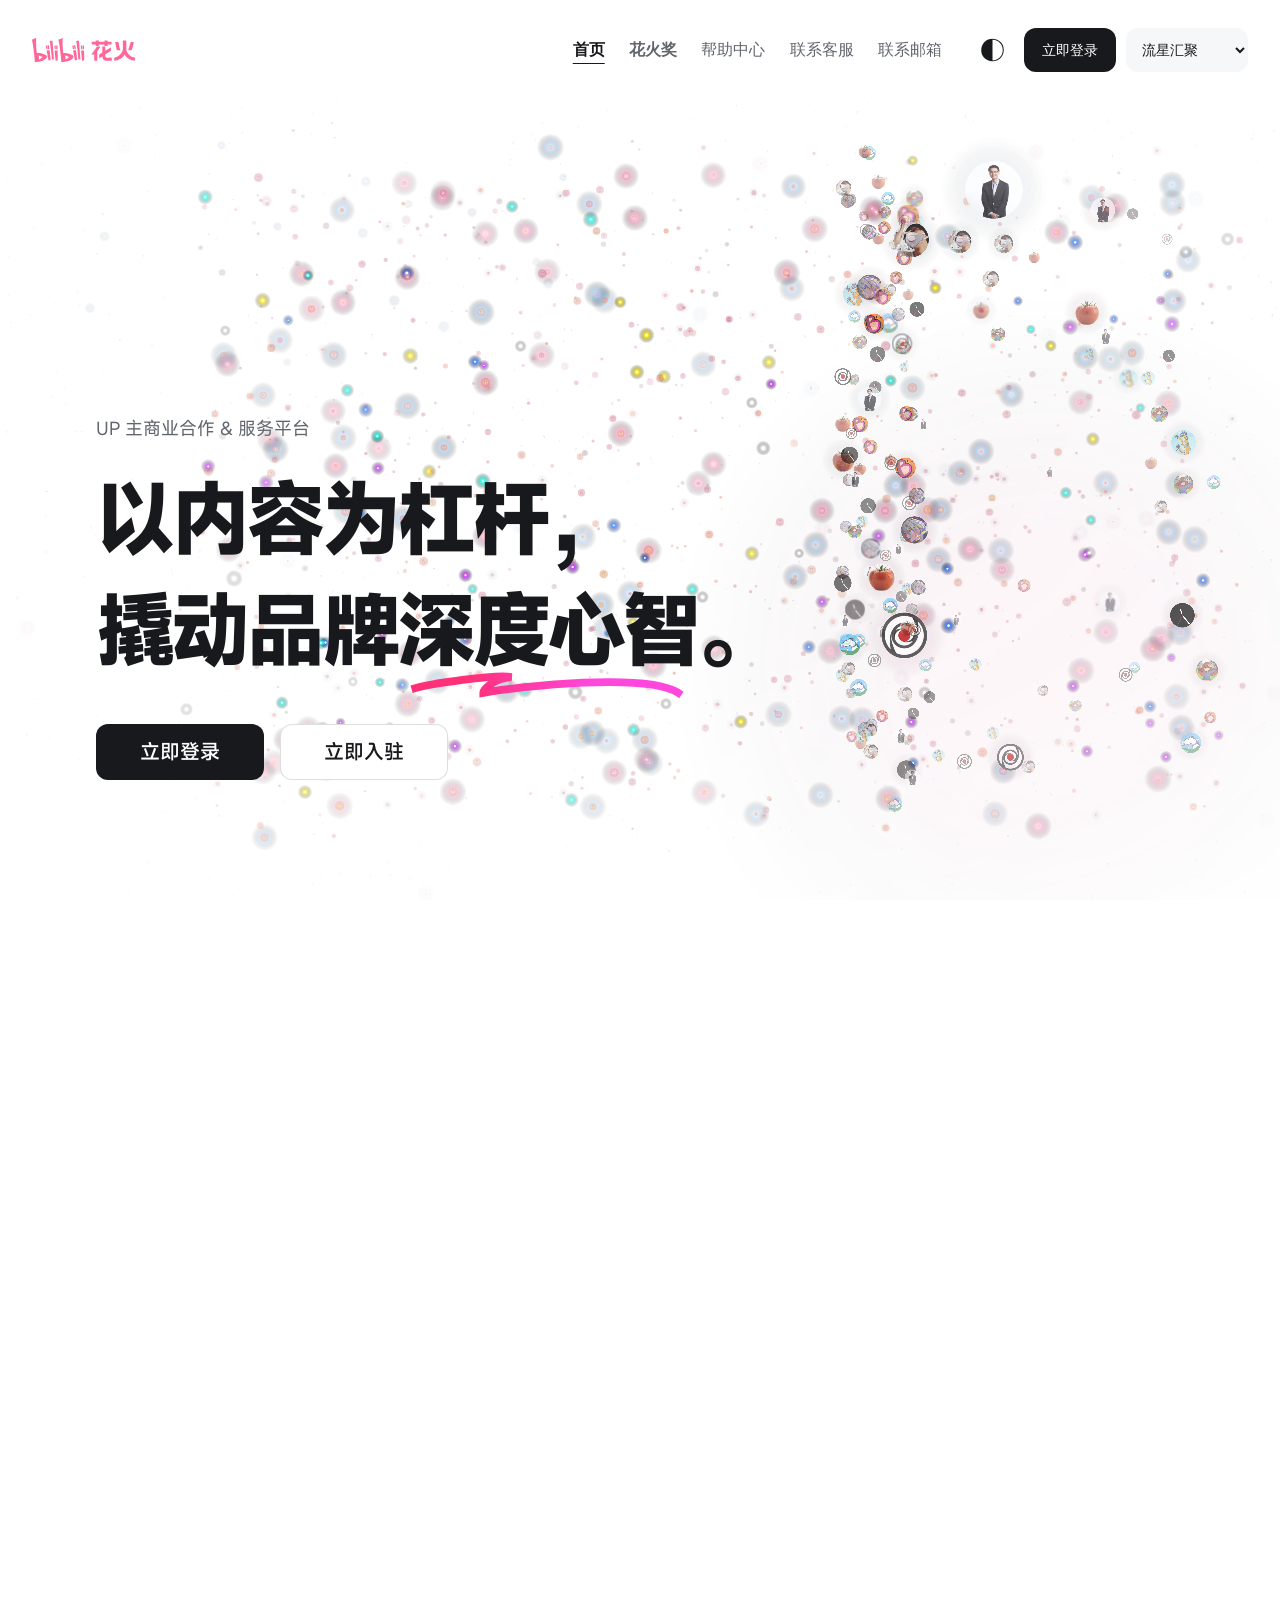
<file: index.html>
<!doctype html>
<html lang="zh-CN" data-mode="light" data-hero-effect="meteor" class="is-linear" data-theme-home="index.html">
<head>
  <meta charset="utf-8">
  <meta name="viewport" content="width=device-width, initial-scale=1">
  <meta name="description" content="花火官网动态交互 Demo：按滚动顺序展示品牌主张、合作服务、案例与合作指南。">
  <meta name="color-scheme" content="light dark">
  <script src="scroll-demo-theme-router.js?v=20261126-editorial-v1"></script>
  <script>try{if(localStorage.getItem('huahuo-hero-effect')==='planet'){document.documentElement.dataset.heroEffect='planet';document.documentElement.classList.add('planet-intro-pending');}}catch(_){}</script>
  <title>花火 · 滚动叙事 Demo</title>
  <link rel="stylesheet" href="scroll-demo-fonts.css?v=20261125-misans-v3">
  <link rel="stylesheet" href="scroll-demo-tokens.css?v=20261125-service-flow-planet-v26">
  <link rel="stylesheet" href="motion.css?v=20261120-user-underline-v3">
  <link rel="stylesheet" href="scroll-demo.css?v=20261125-content-width-v27">
  <link rel="stylesheet" href="scroll-demo-tail.css?v=20261120-footer-clean-v6">
  <link rel="stylesheet" href="scroll-demo-nav.css?v=20261125-service-flow-planet-v26">
  <link rel="stylesheet" href="scroll-demo-planet.css?v=20261125-word-mask-planet-v28">
  <script src="scroll-demo.js?v=20261125-word-mask-planet-v28" defer></script>
  <script src="scroll-demo-dots.js?v=20261125-service-flow-planet-v26" defer></script>
  <script src="scroll-demo-tail.js?v=20261120-footer-clean-v6" defer></script>
  <script src="scroll-demo-nav.js?v=20261125-service-flow-planet-v26" defer></script>
</head>
<body>
  <a class="skip-link" href="#story">跳到主要内容</a>

  <header class="demo-header" data-header>
    <a class="demo-brand" href="#story" data-jump="hero" aria-label="花火首页">
      <img class="demo-brand-logo" src="assets/huahuo-logo.svg" width="103" height="24" alt="bilibili 花火">
    </a>
    <nav class="demo-nav" id="demo-site-nav" aria-label="主要导航">
      <a href="#story" data-jump="hero" aria-current="page">首页</a>
      <button class="demo-contact-trigger" type="button" data-contact="awards" aria-haspopup="dialog" aria-controls="demo-contact-dialog">花火奖</button>
      <button class="demo-contact-trigger" type="button" data-contact="help" aria-haspopup="dialog" aria-controls="demo-contact-dialog">帮助中心</button>
      <button class="demo-contact-trigger" type="button" data-contact="service" aria-haspopup="dialog" aria-controls="demo-contact-dialog">联系客服</button>
      <button class="demo-contact-trigger" type="button" data-contact="email" aria-haspopup="dialog" aria-controls="demo-contact-dialog">联系邮箱</button>
    </nav>
    <div class="demo-actions">
      <button class="planet-only planet-header-join" type="button" data-contact="join" aria-haspopup="dialog" aria-controls="demo-contact-dialog">立即入驻</button>
      <button class="theme-toggle" type="button" data-theme-toggle aria-label="切换暗色主题">
        <span aria-hidden="true">◐</span><span class="sr-only">切换暗色主题</span>
      </button>
      <button class="login-button" type="button" data-contact="login" aria-haspopup="dialog" aria-controls="demo-contact-dialog"><span class="planet-original-label">立即登录</span><span class="planet-only">登录</span></button>
      <select class="hero-effect-select" data-hero-effect-select aria-label="首屏视觉效果"><option value="meteor">流星汇聚</option><option value="cinema">粒子汇聚</option><option value="planet">创作者星球</option><option value="planet2">创作者星球2</option></select>
      <button class="demo-menu-toggle" type="button" data-menu-toggle aria-label="展开导航菜单" aria-controls="demo-site-nav" aria-expanded="false"><svg viewBox="0 0 24 24" aria-hidden="true"><path d="M5 8h14M5 16h14"/></svg></button>
    </div>
  </header>

  <dialog class="demo-contact-dialog" id="demo-contact-dialog" aria-labelledby="demo-contact-title" aria-describedby="demo-contact-message">
    <div class="demo-contact-heading"><h2 id="demo-contact-title">联系客服</h2><button class="demo-contact-close" type="button" data-contact-close aria-label="关闭提示"><svg viewBox="0 0 24 24" aria-hidden="true"><path d="m6 6 12 12M18 6 6 18"/></svg></button></div>
    <p id="demo-contact-message">客服入口待补充。</p>
    <button class="demo-contact-confirm" type="button" data-contact-close>知道了</button>
  </dialog>

  <main id="story" tabindex="-1">
    <section class="story-track" data-story-track aria-label="花火官网滚动叙事">
      <div class="story-stage" data-story-stage>
        

        <section class="story-scene scene-hero is-active" data-scene="hero" aria-labelledby="hero-title">
          <canvas class="hero-dots" data-hero-dots data-hero-shape="logo" aria-hidden="true"></canvas>
          <img class="planet-avatar-cursor" data-planet-cursor src="assets/planet-figma/cursor-pink.svg" width="69.7982" height="70.8037" alt="" aria-hidden="true" hidden>
          <div class="hero-creator-card" data-hero-creator-card aria-hidden="true" hidden>
            <img data-creator-portrait src="assets/creators/creator-01.svg" alt="" width="44" height="44">
            <div class="hero-creator-card-copy">
              <strong data-creator-name></strong>
              <span data-creator-category></span>
            </div>
          </div>
          <div class="hero-copy">
            <p class="scene-kicker"><span class="planet-original-label">UP 主商业合作 &amp; 服务平台</span><span class="planet-only">UP主商业合作&amp;服务平台</span></p>
            <h1 id="hero-title"><span data-opening-line><span class="planet-title-ink">以<span class="planet-title-strong">内容</span>为杠杆，</span></span><br><span data-opening-line><span class="planet-title-ink">撬动品牌<span class="hero-emphasis">深度心智<svg class="hero-underline" width="214" height="20" viewBox="0 0 214 20" fill="none" xmlns="http://www.w3.org/2000/svg" aria-hidden="true"><path pathLength="1" d="M3.7334 12.1773C14.2065 9.04531 66.8621 0.969296 78.9056 3.47517C64.2432 5.14628 56.8705 13.2222 56.8705 15.832C85.4528 10.4384 185.615 -0.0457783 209.233 15.832" stroke-width="6" stroke-linecap="square" stroke="url(#paint0_linear_85_36665)"/><defs><linearGradient id="paint0_linear_85_36665" x1="43.9689" y1="10.3642" x2="142.364" y2="7.99311" gradientUnits="userSpaceOnUse"><stop stop-color="#FF3077"/><stop offset="1" stop-color="#FF47DD"/></linearGradient></defs></svg></span><span class="planet-title-strong">。</span></span></span></h1>
            <div class="hero-actions">
              <button class="primary-button planet-original-action" type="button" data-contact="login" aria-haspopup="dialog" aria-controls="demo-contact-dialog">立即登录</button>
              <button class="secondary-button planet-original-action" type="button" data-contact="join" aria-haspopup="dialog" aria-controls="demo-contact-dialog">立即入驻</button>
              <button class="planet-only planet-role-action primary-button" type="button" data-contact="brand" aria-haspopup="dialog" aria-controls="demo-contact-dialog">品牌主/代理商</button>
              <button class="planet-only planet-role-action secondary-button" type="button" data-contact="mcn" aria-haspopup="dialog" aria-controls="demo-contact-dialog">MCN</button>
              <button class="planet-only planet-role-action secondary-button" type="button" data-contact="guild" aria-haspopup="dialog" aria-controls="demo-contact-dialog">工会</button>
              <button class="planet-only planet-role-action secondary-button" type="button" data-contact="provider" aria-haspopup="dialog" aria-controls="demo-contact-dialog">服务商</button>
            </div>
          </div>
        <a class="planet-only planet-scroll-cue" href="#demo-values" data-jump="values"><span>下滑了解更多</span><img src="assets/planet-figma/imgWebIconIconLineDoublearrowdown1.svg" width="20" height="20" alt=""></a>
        </section>



        <section class="story-scene scene-values" data-scene="values" aria-labelledby="values-title">
          <div class="section-heading">
            <p class="scene-kicker"><span class="planet-original-label">UP主商业合作&amp;服务平台</span><span class="planet-only" data-planet-title-target><span data-handoff-line>以内容为杠杆，</span><span data-handoff-line>撬动品牌深度心智。</span></span></p>
            <h2 id="values-title"><span class="planet-original-label" data-opening-line>以内容为杠杆，</span> <span class="planet-original-label" data-opening-line>撬动品牌深度心智。</span><span class="planet-only">从一次合作开始，把内容变成可持续的品牌资产。</span></h2>
            <p>从一次合作开始，把内容变成可持续的品牌资产。</p>
          </div>
          <div class="value-grid" data-values>
            <article class="value-card t-tilt"><div class="value-card-surface t-tilt-card"><svg class="value-graphic planet-original-graphic" aria-hidden="true" focusable="false" width="72" height="72" viewBox="0 0 72 72" fill="none" xmlns="http://www.w3.org/2000/svg">
<path d="M44.3193 1.52393C48.5574 1.52393 52.6321 2.24136 56.4248 3.56201C57.2067 3.83452 57.6196 4.68914 57.3477 5.47119C57.2543 5.7392 57.0915 5.9626 56.8877 6.13135C56.8769 6.1405 56.8655 6.14887 56.8545 6.15771C56.8389 6.16989 56.8236 6.18232 56.8076 6.19385C56.5587 6.37764 56.2521 6.48779 55.9189 6.48779C51.5305 6.48785 47.3396 7.32362 43.4951 8.84424C59.0537 13.1373 70.4804 27.3877 70.4805 44.3101C70.4805 48.5476 69.7632 52.6213 68.4424 56.4136C68.191 57.1354 67.4435 57.5415 66.7148 57.3862C66.7129 57.3858 66.7109 57.3857 66.709 57.3853C66.6783 57.3786 66.6478 57.3705 66.6172 57.3618C66.5915 57.3548 66.5661 57.3477 66.541 57.3394C66.5382 57.3384 66.535 57.3384 66.5322 57.3374C66.5269 57.3355 66.5219 57.3325 66.5166 57.3306C65.9327 57.1254 65.5131 56.5713 65.5127 55.9175C65.5127 51.5296 64.6767 47.3386 63.1562 43.4946C58.8624 59.0511 44.611 70.476 27.6875 70.4761C23.4494 70.4761 19.3748 69.7587 15.582 68.438C14.8003 68.1655 14.3875 67.3107 14.6592 66.5288C14.7364 66.3071 14.8617 66.1157 15.0176 65.9604C15.0239 65.954 15.0297 65.9472 15.0361 65.9409C15.0556 65.9222 15.0753 65.9038 15.0957 65.8862C15.12 65.8648 15.1452 65.8445 15.1709 65.8247C15.1748 65.8218 15.1787 65.8188 15.1826 65.8159C15.4341 65.6254 15.7472 65.5113 16.0869 65.5112C20.4756 65.5112 24.6671 64.6755 28.5117 63.1548C12.9533 58.8616 1.52738 44.6112 1.52734 27.689C1.52739 23.4514 2.24463 19.3777 3.56543 15.5854C3.83053 14.825 4.64616 14.4139 5.41016 14.6421C5.42324 14.6459 5.43629 14.6497 5.44922 14.6538C5.45791 14.6567 5.46692 14.6586 5.47559 14.6616C5.49119 14.6671 5.50618 14.6743 5.52148 14.6802C5.55123 14.6914 5.58056 14.7033 5.60938 14.7163C5.6156 14.7192 5.62176 14.7222 5.62793 14.7251C6.13809 14.9646 6.492 15.4818 6.49219 16.0825C6.49219 20.471 7.32965 24.6619 8.85059 28.5063C13.144 12.9493 27.3954 1.52413 44.3193 1.52393ZM44.3193 4.52393C27.3355 4.52415 13.2756 17.0536 10.8848 33.3716C10.7758 34.1152 10.1386 34.6485 9.40918 34.6519C9.40332 34.6519 9.39746 34.6518 9.3916 34.6519C9.3569 34.6516 9.32216 34.6506 9.28711 34.6479C9.26292 34.6463 9.23888 34.6439 9.21484 34.6411C9.20432 34.6398 9.19317 34.6397 9.18262 34.6382C9.17503 34.6371 9.1677 34.6345 9.16016 34.6333C9.12272 34.6275 9.08567 34.6204 9.04883 34.6118C9.03967 34.6096 9.03057 34.6073 9.02148 34.605C8.63325 34.507 8.28442 34.2563 8.0752 33.8784C6.57203 31.1635 5.40354 28.2381 4.62207 25.1587C4.56027 25.9939 4.52735 26.8377 4.52734 27.689C4.52738 44.671 17.0584 58.7292 33.3789 61.1196C34.1692 61.2356 34.7225 61.9491 34.6533 62.7349C34.6525 62.7449 34.6514 62.7552 34.6504 62.7651C34.6484 62.7838 34.6482 62.8031 34.6455 62.8218C34.6437 62.8342 34.6398 62.8466 34.6377 62.8589C34.6328 62.8883 34.6267 62.9177 34.6201 62.9468C34.617 62.9601 34.6138 62.9737 34.6104 62.9868C34.6003 63.0263 34.5884 63.0655 34.5752 63.104C34.5729 63.1104 34.5707 63.1172 34.5684 63.1235C34.4495 63.454 34.216 63.7448 33.8848 63.9282C31.1699 65.4312 28.2443 66.5989 25.165 67.3804C25.9978 67.4418 26.8388 67.4761 27.6875 67.4761C44.6713 67.4759 58.731 54.9462 61.1221 38.6284C61.2309 37.8852 61.8677 37.352 62.5967 37.3481C62.6025 37.3481 62.6084 37.3482 62.6143 37.3481C62.6496 37.3484 62.685 37.3493 62.7207 37.3521C62.7433 37.3536 62.7657 37.3563 62.7881 37.3589C62.7999 37.3603 62.8123 37.3601 62.8242 37.3618C62.8331 37.3631 62.8418 37.3662 62.8506 37.3677C62.884 37.373 62.9173 37.3787 62.9502 37.3862C62.9636 37.3894 62.977 37.3925 62.9902 37.396C63.0304 37.4063 63.0702 37.4185 63.1094 37.4321C63.1143 37.4339 63.1191 37.4362 63.124 37.438C63.4548 37.5567 63.7461 37.79 63.9297 38.1216C65.4338 40.8383 66.6033 43.7656 67.3848 46.8472C67.4469 46.0097 67.4805 45.1637 67.4805 44.3101C67.4804 27.3282 54.9492 13.2699 38.6289 10.8794C37.8855 10.7704 37.3522 10.133 37.3486 9.40381C37.3486 9.39799 37.3486 9.39205 37.3486 9.38623C37.3489 9.35157 37.3499 9.31675 37.3525 9.28174C37.3542 9.25792 37.3566 9.23412 37.3594 9.21045C37.3607 9.19952 37.3607 9.18819 37.3623 9.17725C37.3635 9.16906 37.3659 9.16096 37.3672 9.15283C37.3727 9.11774 37.3798 9.08292 37.3877 9.04834C37.3905 9.03628 37.3933 9.02414 37.3965 9.01221C37.4066 8.97268 37.4184 8.93361 37.4316 8.89502C37.4339 8.88854 37.4361 8.88192 37.4385 8.87549C37.5573 8.54523 37.7901 8.25424 38.1211 8.0708C40.8357 6.56793 43.7608 5.39913 46.8398 4.61768C46.0078 4.55635 45.1673 4.52393 44.3193 4.52393ZM36.4277 24.0327C43.4699 24.0327 49.1797 29.7409 49.1797 36.7827C49.1797 43.8245 43.4699 49.5327 36.4277 49.5327C29.3859 49.5324 23.6768 43.8243 23.6768 36.7827C23.6768 29.7411 29.3859 24.0331 36.4277 24.0327ZM36.4277 27.0327C31.0424 27.0331 26.6768 31.3983 26.6768 36.7827C26.6768 42.1671 31.0424 46.5324 36.4277 46.5327C41.8133 46.5327 46.1797 42.1673 46.1797 36.7827C46.1797 31.3981 41.8134 27.0327 36.4277 27.0327Z" fill="currentColor" fill-opacity="0.3"/>
</svg><img class="value-graphic planet-only" src="assets/planet-figma/values-icon-1.svg" width="72" height="72" alt="" aria-hidden="true"><div><h3>破圈共创</h3><p>跨圈层连接多元兴趣，以内容共创拓展品牌触点，持续驱动品牌新增长。</p></div><div class="t-tilt-glare" aria-hidden="true"></div></div></article>
            <article class="value-card t-tilt"><div class="value-card-surface t-tilt-card"><svg class="value-graphic planet-original-graphic" aria-hidden="true" focusable="false" width="72" height="72" viewBox="0 0 72 72" fill="none" xmlns="http://www.w3.org/2000/svg">
<g clip-path="url(#clip0_179_16445)">
<path d="M41.3262 43.5161C44.7513 43.5162 47.5283 46.2931 47.5283 49.7183C47.5283 50.8859 47.2037 51.9771 46.6426 52.9097C51.9351 52.7728 57.0379 50.8736 61.1338 47.5005L63.165 45.8276C66.6453 42.9621 71.8905 45.4375 71.8906 49.9458V50.3481C71.8905 53.0009 70.7039 55.5143 68.6562 57.2007L67.9629 57.772C59.9892 64.3385 49.9809 67.9301 39.6514 67.9302H1.61133C0.783046 67.9302 0.111564 67.2584 0.111328 66.4302C0.111431 65.6018 0.782964 64.9302 1.61133 64.9302H39.6514C49.285 64.9301 58.6191 61.5807 66.0557 55.4565L66.75 54.8853C68.1055 53.7687 68.8905 52.1043 68.8906 50.3481V49.9458C68.8905 47.973 66.5954 46.8895 65.0723 48.1431L63.04 49.8159C58.2488 53.7617 52.2352 55.9194 46.0283 55.9194H41.3662C41.3529 55.9195 41.3395 55.9204 41.3262 55.9204H31.292C30.9296 55.9203 30.5972 55.7916 30.3379 55.5776C30.3009 55.5471 30.2653 55.5148 30.2314 55.481C29.96 55.2095 29.7921 54.8345 29.792 54.4204C29.792 53.8257 30.1387 53.3124 30.6406 53.0698C30.8379 52.9743 31.059 52.9194 31.293 52.9194H41.3672C43.1165 52.8973 44.5282 51.4728 44.5283 49.7183C44.5283 47.9499 43.0945 46.5162 41.3262 46.5161H26.9736C25.1701 46.5161 24.394 46.5191 23.6436 46.6128C22.5046 46.7551 21.3905 47.0533 20.333 47.4995C19.6363 47.7935 18.9623 48.1797 17.4004 49.0815C15.901 49.9472 15.0428 50.4454 14.1348 50.8286C12.8236 51.3819 11.4424 51.7518 10.0303 51.9282C9.05219 52.0504 8.05987 52.0483 6.32812 52.0483H3.41113C2.58289 52.0483 1.91143 51.3765 1.91113 50.5483C1.91113 49.7199 2.58271 49.0483 3.41113 49.0483H6.32812C8.13175 49.0483 8.90778 49.0454 9.6582 48.9517C10.7971 48.8094 11.9113 48.5112 12.9687 48.0649C13.6655 47.7709 14.3386 47.3846 15.9004 46.4829C17.3999 45.6171 18.258 45.1191 19.166 44.7358C20.4774 44.1824 21.8591 43.8117 23.2715 43.6353C24.2496 43.5131 25.2419 43.5161 26.9736 43.5161H41.3262ZM16.5098 4.06982C26.0367 4.0699 34.1739 10.0171 37.4141 18.4009C40.6542 10.0171 48.7914 4.06998 58.3184 4.06982H61.4902L61.4893 5.56982C61.4891 17.9433 51.4585 27.9741 39.085 27.9741H38.9141V36.2876C38.9141 36.9607 38.4709 37.5303 37.8603 37.7202L37.7168 37.7573C37.6678 37.7674 37.618 37.7746 37.5674 37.7798C37.517 37.7849 37.4658 37.7876 37.4141 37.7876C37.3623 37.7876 37.3112 37.7849 37.2607 37.7798C37.1598 37.7695 37.0618 37.7495 36.9678 37.7202C36.733 37.6471 36.5231 37.5178 36.3535 37.3481C36.2518 37.2464 36.1649 37.1299 36.0957 37.0024C36.0726 36.96 36.0512 36.9164 36.0322 36.8716C35.9943 36.7819 35.9643 36.6879 35.9443 36.5903C35.9243 36.4927 35.9141 36.3912 35.9141 36.2876V27.9741H35.7432C23.3697 27.974 13.339 17.9433 13.3389 5.56982L13.3379 4.06982H16.5098ZM16.3955 7.06982C17.1614 17.0855 25.5313 24.974 35.7432 24.9741H35.8564C35.0905 14.9585 26.7216 7.06992 16.5098 7.06982H16.3955ZM58.3184 7.06982C48.1066 7.07002 39.7376 14.9586 38.9717 24.9741H39.085C49.2969 24.9741 57.6667 17.0856 58.4326 7.06982H58.3184Z" fill="currentColor" fill-opacity="0.3"/>
</g>
<defs>
<clipPath id="clip0_179_16445">
<rect width="72" height="72" fill="currentColor"/>
</clipPath>
</defs>
</svg><img class="value-graphic planet-only" src="assets/planet-figma/values-icon-2.svg" width="72" height="72" alt="" aria-hidden="true"><div><h3>生态普惠</h3><p>让肩腰部达人被看见，以真实表达连接细分人群，释放多元创作者的影响力。</p></div><div class="t-tilt-glare" aria-hidden="true"></div></div></article>
            <article class="value-card t-tilt"><div class="value-card-surface t-tilt-card"><svg class="value-graphic planet-original-graphic" aria-hidden="true" focusable="false" width="72" height="72" viewBox="0 0 72 72" fill="none" xmlns="http://www.w3.org/2000/svg">
<path d="M49.5527 1.70605C53.0089 1.70625 55.2422 5.11351 55.2422 8.52637V9.95605C55.2422 12.6681 54.3756 15.2727 53.5791 17.4844H62.9697C64.0648 17.4844 64.9766 17.4833 65.7188 17.5439C66.4784 17.606 67.1918 17.7404 67.8662 18.084C68.901 18.6113 69.7432 19.4525 70.2705 20.4873C70.6141 21.1617 70.7475 21.8752 70.8096 22.6348C70.8702 23.377 70.8691 24.2895 70.8691 25.3848V28.2158C70.8691 29.3111 70.8702 30.2236 70.8096 30.9658C70.7475 31.7254 70.614 32.4389 70.2705 33.1133C69.7432 34.1481 68.901 34.9893 67.8662 35.5166C67.1918 35.8602 66.4784 35.9946 65.7188 36.0566C64.9766 36.1173 64.0649 36.1162 62.9697 36.1162H62.9131L60.4229 57.6377C60.1938 59.6178 60.0135 61.1883 59.7676 62.4492C59.5181 63.7285 59.1814 64.804 58.584 65.7744C57.6105 67.3553 56.1951 68.6171 54.5127 69.4023C53.4801 69.8842 52.3727 70.0945 51.0732 70.1953C49.7923 70.2946 48.2113 70.2939 46.2178 70.2939H25.7793C23.7857 70.2939 22.2048 70.2947 20.9238 70.1953C19.6245 70.0945 18.5179 69.8842 17.4854 69.4023C15.8028 68.617 14.3866 67.3556 13.4131 65.7744C12.8156 64.804 12.48 63.7286 12.2305 62.4492C11.9846 61.1882 11.8033 59.618 11.5742 57.6377L9.08398 36.1162H9.0293C7.93403 36.1162 7.02152 36.1173 6.2793 36.0566C5.51967 35.9946 4.80625 35.8602 4.13184 35.5166C3.09706 34.9893 2.25579 34.1481 1.72852 33.1133C1.38486 32.4388 1.25056 31.7255 1.18848 30.9658C1.12784 30.2236 1.12891 29.3111 1.12891 28.2158V25.3848C1.12891 24.2895 1.12783 23.377 1.18848 22.6348C1.25057 21.8751 1.38489 21.1617 1.72852 20.4873C2.2558 19.4526 3.09712 18.6112 4.13184 18.084C4.80622 17.7404 5.5197 17.606 6.2793 17.5439C7.02152 17.4833 7.93404 17.4844 9.0293 17.4844H19.2715C18.475 15.2727 17.6074 12.6681 17.6074 9.95605V8.52637C17.6074 5.11357 19.8408 1.70638 23.2969 1.70605C29.234 1.70605 34.0907 5.95428 36.4248 11.8672C38.7589 5.95434 43.6157 1.70618 49.5527 1.70605ZM14.5547 57.293C14.7891 59.3193 14.9563 60.7546 15.1748 61.875C15.3897 62.9769 15.6348 63.6603 15.9678 64.2012C16.6338 65.283 17.6027 66.1463 18.7539 66.6836C19.3295 66.9522 20.0361 67.1172 21.1553 67.2041C22.2934 67.2924 23.7391 67.2939 25.7793 67.2939H34.499V36.1162H12.1045L14.5547 57.293ZM37.499 67.2939H46.2178C48.258 67.2939 49.7036 67.2924 50.8418 67.2041C51.9609 67.1173 52.6676 66.9521 53.2432 66.6836C54.3943 66.1463 55.3632 65.2829 56.0293 64.2012C56.3623 63.6603 56.6073 62.9769 56.8223 61.875C57.0407 60.7546 57.2089 59.3193 57.4434 57.293L59.8926 36.1162H37.499V67.2939ZM9.0293 20.4844C7.88457 20.4844 7.11517 20.4858 6.52344 20.5342C5.94989 20.5811 5.67522 20.6646 5.49414 20.7568C5.02379 20.9965 4.64106 21.3793 4.40137 21.8496C4.30915 22.0307 4.22562 22.3052 4.17871 22.8789C4.13036 23.4706 4.12891 24.24 4.12891 25.3848V28.2158C4.12891 29.3606 4.13037 30.1299 4.17871 30.7217C4.22561 31.2954 4.30915 31.5699 4.40137 31.751C4.64105 32.2214 5.02374 32.6041 5.49414 32.8438C5.67522 32.936 5.94977 33.0195 6.52344 33.0664C7.11517 33.1147 7.88456 33.1162 9.0293 33.1162H62.9697C64.1144 33.1162 64.8829 33.1147 65.4746 33.0664C66.0487 33.0195 66.3238 32.936 66.5049 32.8438C66.9751 32.604 67.3571 32.2212 67.5967 31.751C67.6889 31.5699 67.7734 31.2955 67.8203 30.7217C67.8687 30.1299 67.8691 29.3606 67.8691 28.2158V25.3848C67.8691 24.24 67.8687 23.4706 67.8203 22.8789C67.7734 22.305 67.6889 22.0307 67.5967 21.8496C67.3571 21.3793 66.9751 20.9965 66.5049 20.7568C66.3238 20.6646 66.0487 20.5811 65.4746 20.5342C64.8829 20.4858 64.1144 20.4844 62.9697 20.4844H9.0293ZM23.2969 4.70605C22.1255 4.70644 20.6074 6.06343 20.6074 8.52637V9.95605C20.6074 12.5044 21.5463 14.9354 22.46 17.4844H34.7832C33.8848 9.99387 28.8322 4.70605 23.2969 4.70605ZM49.5527 4.70605C44.0175 4.70622 38.9648 9.99397 38.0664 17.4844H50.3887C51.3024 14.9353 52.2422 12.5046 52.2422 9.95605V8.52637C52.2422 6.06329 50.7241 4.70628 49.5527 4.70605Z" fill="currentColor" fill-opacity="0.3"/>
</svg><img class="value-graphic planet-only" src="assets/planet-figma/values-icon-3.svg" width="72" height="72" alt="" aria-hidden="true"><div><h3>深度定制</h3><p>让品牌诉求融入创作，以高契合度传递内容价值，打造用户愿意观看的表达。</p></div><div class="t-tilt-glare" aria-hidden="true"></div></div></article>
            <article class="value-card t-tilt"><div class="value-card-surface t-tilt-card"><svg class="value-graphic planet-original-graphic" aria-hidden="true" focusable="false" width="72" height="72" viewBox="0 0 72 72" fill="none" xmlns="http://www.w3.org/2000/svg">
<path d="M37.998 2.14941C58.1273 2.14955 67.4841 18.9855 67.4844 29.8867C67.4844 36.1402 65.4457 41.112 63.0117 45.2979C61.8017 47.3787 60.4834 49.284 59.2803 51.0322C58.0619 52.8026 56.9765 54.3922 56.1494 55.9316C55.859 56.4722 55.7986 56.5947 55.7285 56.8662C55.6783 57.0606 55.6417 57.4608 55.6553 57.6611C55.6734 57.9273 55.7296 58.1326 55.9902 58.9512L59.1387 68.8359L57.709 69.291L56.2803 69.7461L53.1318 59.8613C52.8995 59.1317 52.7096 58.562 52.6621 57.8643C52.6268 57.3437 52.6939 56.6225 52.8242 56.1172C52.9956 55.4534 53.2228 55.0404 53.5068 54.5117C54.4255 52.8019 55.608 51.0756 56.8086 49.3311C58.0245 47.5643 59.2765 45.7548 60.4189 43.79C62.69 39.8843 64.4844 35.4369 64.4844 29.8867C64.4841 20.2475 56.1014 5.14955 37.998 5.14941C23.9422 5.14941 17.2226 16.1952 14.5205 23.6768C14.2679 24.3761 14.1834 24.6169 14.1045 25.0352C14.0447 25.3523 14.002 25.8815 14.0107 26.2041C14.0221 26.6214 14.0848 26.9711 14.2715 27.9561L14.7832 30.6582C14.8157 30.8296 14.8881 31.1559 14.8711 31.4951C14.8579 31.7588 14.8026 32.0191 14.708 32.2656C14.5864 32.5824 14.3891 32.8514 14.29 32.9951L7.98047 42.1445L13.4434 47.2998C13.5415 47.3924 13.711 47.545 13.8691 47.7393L14.0205 47.9473L14.124 48.123C14.1876 48.2427 14.2408 48.3677 14.2842 48.4961L14.3418 48.6914L14.3887 48.9443C14.4214 49.1926 14.416 49.4198 14.416 49.5547V57.752C14.416 58.6422 14.421 58.9007 14.4482 59.0684C14.6602 60.3735 15.8524 61.2884 17.168 61.1553C17.337 61.1381 17.5883 61.0759 18.4473 60.8457C19.182 60.6488 19.7293 60.4971 20.2021 60.4492C23.0964 60.1565 25.7182 62.1677 26.1846 65.0391C26.2608 65.5083 26.2559 66.0761 26.2559 66.8369V69.291H23.2559V66.8369C23.2559 65.9471 23.2508 65.6882 23.2236 65.5205C23.0117 64.2153 21.8195 63.3006 20.5039 63.4336C20.3349 63.4507 20.0838 63.5129 19.2246 63.7432C18.4899 63.94 17.9426 64.0918 17.4697 64.1396C14.5753 64.4325 11.9536 62.4204 11.4873 59.5488C11.4112 59.0797 11.416 58.5125 11.416 57.752V49.5117C11.4063 49.5025 11.3958 49.4928 11.3848 49.4824L4.98633 43.4434C4.44808 42.9354 4.36036 42.1104 4.78027 41.501L11.8203 31.292C11.8285 31.2801 11.8355 31.2683 11.8428 31.2578C11.8404 31.245 11.8387 31.2312 11.8359 31.2168L11.3242 28.5146C11.1498 27.5943 11.0309 26.991 11.0117 26.2852C10.9972 25.7489 11.0569 25.0066 11.1562 24.4795C11.2856 23.7939 11.4511 23.3424 11.6982 22.6582C14.527 14.8258 21.9739 2.14941 37.998 2.14941ZM36.9727 24.0479C37.601 24.0794 38.1433 24.4998 38.3301 25.1006L41.3301 34.748L43.1768 29.3975L43.2598 29.2021C43.4831 28.7661 43.9095 28.4619 44.4043 28.3984C44.97 28.326 45.5279 28.5808 45.8438 29.0557L48.459 32.9873H53.9619C54.7901 32.9876 55.4619 33.659 55.4619 34.4873C55.4617 35.3154 54.79 35.987 53.9619 35.9873H47.6553C47.1534 35.9872 46.6843 35.7361 46.4062 35.3184L45.0234 33.2402L42.6748 40.0508C42.4632 40.6634 41.8815 41.0715 41.2334 41.0615C40.5853 41.0515 40.0168 40.6257 39.8242 40.0068L36.6787 29.8936L32.3193 40.1484C32.0999 40.6643 31.6108 41.0154 31.0518 41.0576C30.4929 41.0996 29.9565 40.8265 29.6621 40.3496L26.9717 35.9873H20.5752C19.747 35.9872 19.0754 35.3155 19.0752 34.4873C19.0752 33.6589 19.7468 32.9874 20.5752 32.9873H27.8096L28.002 33C28.4469 33.0576 28.8468 33.3125 29.0859 33.7002L30.6924 36.3057L35.5176 24.959L35.5674 24.8535C35.8362 24.3366 36.3837 24.0185 36.9727 24.0479Z" fill="currentColor" fill-opacity="0.3"/>
</svg><img class="value-graphic planet-only" src="assets/planet-figma/values-icon-4.svg" width="72" height="72" alt="" aria-hidden="true"><div><h3>心智深耕</h3><p>让优质内容持续沉淀，将品牌认知积累为内容资产，为品牌生命周期注入活力。</p></div><div class="t-tilt-glare" aria-hidden="true"></div></div></article>
          </div>
        </section>

        <section class="story-scene scene-services-intro" data-scene="services-intro" aria-labelledby="services-title">
          <div class="services-intro-content">
            <div class="services-intro-copy">
              <p class="scene-kicker">花火平台能力</p>
              <h2 id="services-title">我们的服务</h2>
              <p>从<strong><span class="service-intro-keyword">选人</span>撮合</strong>，到<strong>订单<span class="service-intro-keyword">履约</span></strong>，再到<strong>投后<span class="service-intro-keyword">分析</span></strong>，陪伴每一次内容共创。</p>
            </div>
            <section class="planet-service-detail" data-planet-service="selection" aria-labelledby="planet-service-label">
              <h3 class="planet-service-label" id="planet-service-label"><span data-service-label-text>找UP主</span><span class="planet-service-baseline" aria-hidden="true"></span></h3>
              <p class="planet-service-heading">花火四大选人模式，连接品牌与合适的创作者。</p>
              <ul class="planet-service-gallery" aria-label="四大选人模式">
                <li class="t-tilt"><div class="planet-service-image t-tilt-card"><img src="assets/planet-figma/service-mode-ai.png?v=20261125-service-materials-v25" width="660" height="450" loading="lazy" decoding="async" alt="AI智能托管式选人：AI驱动，3分钟锁定高匹配UP主，展示选人模型分析过程。"></div></li>
                <li class="t-tilt"><div class="planet-service-image t-tilt-card"><img src="assets/planet-figma/service-mode-partner.png?v=20261125-service-materials-v25" width="660" height="450" loading="lazy" decoding="async" alt="委托服务商协作模式：由服务商协助选人匹配、建联撮合、创意脚本策划、视频拍摄执行、数据监测及复盘结案。"></div></li>
                <li class="t-tilt"><div class="planet-service-image t-tilt-card"><img src="assets/planet-figma/service-mode-self-serve.png?v=20261125-service-materials-v25" width="660" height="450" loading="lazy" decoding="async" alt="产品自助化模式：平台自助选人，精准触达目标人群，展示选人筛选及UP主列表。"></div></li>
                <li class="t-tilt"><div class="planet-service-image t-tilt-card"><img src="assets/planet-figma/service-mode-events.png?v=20261125-service-materials-v25" width="660" height="450" loading="lazy" decoding="async" alt="花火平台节点活动/IP选人模式：跟随节点热度，优选活动UP主，展示哔选世界杯、618、开学季等节点活动。"></div></li>
              </ul>
            </section>
            <svg class="planet-service-band" aria-hidden="true" focusable="false">
              <defs><mask id="planet-service-word-mask" maskUnits="userSpaceOnUse" maskContentUnits="userSpaceOnUse" x="0" y="0">
                <rect class="planet-service-mask-remainder" x="0" y="0" fill="white"/>
                <text class="planet-service-mask-word" fill="white">找UP主</text>
              </mask></defs>
              <rect class="planet-service-color" mask="url(#planet-service-word-mask)"/>
            </svg>
            <section class="planet-service-detail planet-service-delivery" data-planet-service="delivery" aria-labelledby="planet-delivery-label">
              <h3 class="planet-service-label" id="planet-delivery-label"><span data-service-label-text>合作履约</span><span class="planet-service-baseline" aria-hidden="true"></span></h3>
              <p class="planet-service-heading">三项平台保障，陪伴每一次内容合作。</p>
              <ul class="planet-service-gallery" aria-label="三项平台保障">
                <li><div class="planet-service-image"><img src="assets/planet-figma/service-delivery-dispute.png?v=20261125-service-materials-v25" width="854" height="1000" loading="lazy" decoding="async" alt="纠纷自助解决：支持交易双方协商提前终止合作，并将订单金额退款给客户或结算给UP主。"></div></li>
                <li><div class="planet-service-image"><img src="assets/planet-figma/service-delivery-protection.png?v=20261125-service-materials-v25" width="854" height="1000" loading="lazy" decoding="async" alt="稿件保护：设置视频稿件保留时长，删除稿件需品牌主确认，终稿编辑在订单上留痕，可查看编辑历史。"></div></li>
                <li><div class="planet-service-image"><img src="assets/planet-figma/service-delivery-risk.png?v=20261125-service-materials-v25" width="854" height="1000" loading="lazy" decoding="async" alt="风险管理：同步UP主封禁、注销和限流状态；异常账号无法下单，合作中注销或封禁自动终止订单并全额退款。"></div></li>
              </ul>
            </section>
            <section class="planet-service-detail planet-service-analysis" data-planet-service="analysis" aria-labelledby="planet-analysis-label">
              <h3 class="planet-service-label" id="planet-analysis-label"><span data-service-label-text>投后数据</span><span class="planet-service-baseline" aria-hidden="true"></span></h3>
              <p class="planet-service-heading">MATES人群资产模型，让品牌人群资产清晰可量化。</p>
              <figure class="planet-service-gallery planet-analysis-image">
                <img src="assets/planet-figma/service-analysis-mates.png?v=20261125-service-materials-v25" width="2720" height="1000" loading="lazy" decoding="async" alt="品牌MATES人群资产模型：内容触点全收录，认识、兴趣、信任、认同与转化逐层沉淀，连接用户关键行为和品牌诊断、投前策略、投放监测、投后度量。">
              </figure>
            </section>
          </div>
        </section>

        <section class="story-scene scene-service scene-service-service" data-scene="service" aria-labelledby="service-title">
          <div class="service-copy">
            <span class="service-symbol" aria-hidden="true"><svg viewBox="0 0 48 48" aria-hidden="true"><circle cx="15" cy="13" r="5"/><circle cx="34" cy="13" r="5"/><path d="M7 39V28a8 8 0 0 1 16 0v11H7Zm19 0V28a8 8 0 0 1 16 0v11H26Z"/></svg></span>
            <p class="scene-kicker">选人撮合</p>
            <h2 id="service-title">找 UP 主</h2>
            <p class="service-description">花火提供四种选人方式，连接品牌与合适的创作者。</p>
            <nav class="service-steps" aria-label="选人撮合内容"><button type="button" data-step="0" aria-label="查看AI 智能托管式选人" aria-current="step"><span>01</span>AI 智能托管式选人</button><button type="button" data-step="1" aria-label="查看委托服务商协作模式"><span>02</span>委托服务商协作模式</button><button type="button" data-step="2" aria-label="查看产品自主化模式"><span>03</span>产品自主化模式</button><button type="button" data-step="3" aria-label="查看花火平台节点活动 / IP 选人模式"><span>04</span>花火平台节点活动 / IP 选人模式</button></nav>
          </div>
          <div class="service-viewport"><div class="service-strip">
                <article class="service-frame" id="service-frame-0" aria-labelledby="service-frame-title-0">
                  <h3 id="service-frame-title-0">AI 智能托管式选人</h3>
                  <p>通过 AI 辅助选人，探索契合品牌需求的 UP 主。</p>
                  <div class="visual-placeholder" role="img" aria-label="AI 智能托管式选人示意图占位"><span>画面占位</span></div>
                </article>
                <article class="service-frame" id="service-frame-1" aria-labelledby="service-frame-title-1">
                  <h3 id="service-frame-title-1">委托服务商协作模式</h3>
                  <p>与服务商一起推进选人和内容合作。</p>
                  <div class="visual-placeholder" role="img" aria-label="委托服务商协作模式示意图占位"><span>画面占位</span></div>
                </article>
                <article class="service-frame" id="service-frame-2" aria-labelledby="service-frame-title-2">
                  <h3 id="service-frame-title-2">产品自主化模式</h3>
                  <p>使用平台产品，自主寻找并联系 UP 主。</p>
                  <div class="visual-placeholder" role="img" aria-label="产品自主化模式示意图占位"><span>画面占位</span></div>
                </article>
                <article class="service-frame" id="service-frame-3" aria-labelledby="service-frame-title-3">
                  <h3 id="service-frame-title-3">花火平台节点活动 / IP 选人模式</h3>
                  <p>围绕平台节点活动与 IP，发现合作机会。</p>
                  <div class="visual-placeholder" role="img" aria-label="花火平台节点活动 / IP 选人模式示意图占位"><span>画面占位</span></div>
                </article>
          </div></div>
        </section>
        <section class="story-scene scene-service scene-service-delivery" data-scene="delivery" aria-labelledby="delivery-title">
          <div class="service-copy">
            <span class="service-symbol" aria-hidden="true"><svg viewBox="0 0 48 48"><rect x="10" y="8" width="28" height="32" rx="6"/><path d="M17 18h14M17 25h14M17 32h8"/></svg></span>
            <p class="scene-kicker">订单履约</p>
            <h2 id="delivery-title">合作履约</h2>
            <p class="service-description">三项平台保障，陪伴每一次内容合作。</p>
            <nav class="service-steps" aria-label="订单履约内容"><button type="button" data-step="0" aria-label="查看纠纷自助解决" aria-current="step"><span>01</span>纠纷自助解决</button><button type="button" data-step="1" aria-label="查看稿件保护"><span>02</span>稿件保护</button><button type="button" data-step="2" aria-label="查看风险管理"><span>03</span>风险管理</button></nav>
          </div>
          <div class="service-viewport"><div class="service-strip">
                <article class="service-frame" id="delivery-frame-0" aria-labelledby="delivery-frame-title-0">
                  <h3 id="delivery-frame-title-0">纠纷自助解决</h3>
                  <p>为合作中的争议提供自助解决路径。</p>
                  <div class="visual-placeholder planet-original-label" role="img" aria-label="纠纷自助解决示意图占位"><span>画面占位</span></div><figure class="planet-only service-artwork"><img src="assets/planet-figma/service-delivery-dispute.png?v=20261125-service-materials-v25" width="854" height="1000" loading="lazy" decoding="async" alt="纠纷自助解决：支持交易双方协商提前终止合作，并将订单金额退款给客户或结算给UP主。"></figure>
                </article>
                <article class="service-frame" id="delivery-frame-1" aria-labelledby="delivery-frame-title-1">
                  <h3 id="delivery-frame-title-1">稿件保护</h3>
                  <p>围绕合作稿件，提供保护支持。</p>
                  <div class="visual-placeholder planet-original-label" role="img" aria-label="稿件保护示意图占位"><span>画面占位</span></div><figure class="planet-only service-artwork"><img src="assets/planet-figma/service-delivery-protection.png?v=20261125-service-materials-v25" width="854" height="1000" loading="lazy" decoding="async" alt="稿件保护：设置视频稿件保留时长，删除稿件需品牌主确认，终稿编辑在订单上留痕，可查看编辑历史。"></figure>
                </article>
                <article class="service-frame" id="delivery-frame-2" aria-labelledby="delivery-frame-title-2">
                  <h3 id="delivery-frame-title-2">风险管理</h3>
                  <p>为订单履约提供风险管理支持。</p>
                  <div class="visual-placeholder planet-original-label" role="img" aria-label="风险管理示意图占位"><span>画面占位</span></div><figure class="planet-only service-artwork"><img src="assets/planet-figma/service-delivery-risk.png?v=20261125-service-materials-v25" width="854" height="1000" loading="lazy" decoding="async" alt="风险管理：同步UP主封禁、注销和限流状态；异常账号无法下单，合作中注销或封禁自动终止订单并全额退款。"></figure>
                </article>
          </div></div>
        </section>
        <section class="story-scene scene-service scene-service-analysis" data-scene="analysis" aria-labelledby="analysis-title">
          <div class="service-copy">
            <span class="service-symbol" aria-hidden="true"><svg viewBox="0 0 48 48"><rect x="10" y="8" width="28" height="32" rx="6"/><path d="M17 18h14M17 25h14M17 32h8"/></svg></span>
            <p class="scene-kicker">投后分析</p>
            <h2 id="analysis-title">投后复盘</h2>
            <p class="service-description">用 metes 人群资产模型，让品牌资产清晰量化。</p>
            <nav class="service-steps" aria-label="投后分析内容"><button type="button" data-step="0" aria-label="查看metes 人群资产模型" aria-current="step"><span>01</span>metes 人群资产模型</button></nav>
            
          </div>
          <div class="service-viewport"><div class="service-strip">
                <article class="service-frame" id="analysis-frame-0" aria-labelledby="analysis-frame-title-0">
                  <h3 id="analysis-frame-title-0">metes 人群资产模型</h3>
                  <p>看见内容价值，让下一次共创更有方向。</p>
                  <div class="visual-placeholder planet-original-label" role="img" aria-label="metes 人群资产模型示意图占位"><span>画面占位</span></div><figure class="planet-only service-artwork"><img src="assets/planet-figma/service-analysis-mates.png?v=20261125-service-materials-v25" width="2720" height="1000" loading="lazy" decoding="async" alt="品牌MATES人群资产模型：内容触点全收录，认识、兴趣、信任、认同与转化逐层沉淀，连接用户关键行为和品牌诊断、投前策略、投放监测、投后度量。"></figure>
                </article>
          </div></div>
        </section>
        <section class="story-scene scene-cases-intro" data-scene="cases-intro" aria-labelledby="cases-intro-title">
          <div class="case-film" data-case-film aria-hidden="true"><img src="assets/scroll-case-reference.jpg" alt="用户提供的案例封面参考：云海中的悬空场景，用于演示转场" width="1600" height="899"></div>
          <div class="portal-copy">
            <p class="portal-kicker">通过优秀案例</p>
            <h2 id="cases-intro-title" class="portal-heading">让每一次观看，<br>都靠近品牌一点。</h2>
            <div class="portal-summary">
              <p class="portal-subtitle">了解真实效果。</p>
              <div class="case-controls"><button type="button" data-case-direction="-1" aria-label="上一个奖项">←</button><button type="button" data-case-direction="1" aria-label="下一个奖项">→</button></div>
            </div>
          </div>
          <section class="case-awards" data-case-awards aria-labelledby="cases-title">
          <h2 id="cases-title" class="sr-only">花火奖优秀案例</h2>
          <div class="case-rail" data-case-rail>
            <article class="case-card case-card-large" data-award="annual"><div class="case-placeholder case-cover" data-case-cover><img src="assets/scroll-case-reference.jpg" alt="年度最佳案例封面：云海中的悬空场景" width="1600" height="899"><span class="case-award-badge"><span class="case-award-title">年度最佳</span></span></div><p>年度最佳 · 让内容成为品牌的高光时刻</p><small>案例视频占位</small></article>
            <article class="case-card" data-award="benchmark"><div class="case-placeholder"><span>标杆奖</span><small>视频占位 · 待接入案例素材</small></div><p>标杆奖 · 把一次共创做成长期记忆</p><small>案例视频占位</small></article>
            <article class="case-card" data-award="rising"><div class="case-placeholder"><span>新锐奖</span><small>视频占位 · 待接入案例素材</small></div><p>新锐奖 · 与新鲜表达一起破圈</p><small>案例视频占位</small></article>
          </div>
          </section>
        </section>

      </div>
    </section>
<!-- Place this fragment after .story-track, inside main. Load motion.css, scroll-demo-tail.css and scroll-demo-tail.js. -->
<div class="tail-content" data-tail-content>
  <section class="tail-industries tail-shell" id="tail-industries" aria-labelledby="tail-industries-title">
    <header class="tail-section-heading">
      <p class="tail-kicker">走进每一个行业</p>
      <h2 id="tail-industries-title">让好内容，<br>与品牌的世界相遇。</h2>
      <p class="tail-description">从汽车、游戏到小家电，探索不同场景里的内容合作。</p>
    </header>
    <section class="tail-industry" aria-labelledby="tail-auto-title">
      <header class="tail-industry-heading"><h3 id="tail-auto-title">汽车</h3><p>把出发的想象，变成有共鸣的表达。</p></header>
      <div class="tail-video-grid">
        <article class="tail-case-card">
          <div class="tail-video-placeholder" role="img" aria-label="汽车行业案例 1，视频素材待补充">
            <svg class="tail-video-icon" viewBox="0 0 32 32" aria-hidden="true"><rect x="3" y="6" width="26" height="20" rx="4"/><path d="m13 11 8 5-8 5Z"/></svg>
            <span>视频素材待补充</span>
          </div>
          <h4>汽车行业案例 1</h4>
          <p>品牌、UP 主及案例介绍待补充</p>
        </article>
        <article class="tail-case-card">
          <div class="tail-video-placeholder" role="img" aria-label="汽车行业案例 2，视频素材待补充">
            <svg class="tail-video-icon" viewBox="0 0 32 32" aria-hidden="true"><rect x="3" y="6" width="26" height="20" rx="4"/><path d="m13 11 8 5-8 5Z"/></svg>
            <span>视频素材待补充</span>
          </div>
          <h4>汽车行业案例 2</h4>
          <p>品牌、UP 主及案例介绍待补充</p>
        </article>
        <article class="tail-case-card">
          <div class="tail-video-placeholder" role="img" aria-label="汽车行业案例 3，视频素材待补充">
            <svg class="tail-video-icon" viewBox="0 0 32 32" aria-hidden="true"><rect x="3" y="6" width="26" height="20" rx="4"/><path d="m13 11 8 5-8 5Z"/></svg>
            <span>视频素材待补充</span>
          </div>
          <h4>汽车行业案例 3</h4>
          <p>品牌、UP 主及案例介绍待补充</p>
        </article>
      </div>
    </section>
    <section class="tail-industry" aria-labelledby="tail-game-title">
      <header class="tail-industry-heading"><h3 id="tail-game-title">游戏</h3><p>让共同的热爱，连接每一次相遇。</p></header>
      <div class="tail-video-grid">
        <article class="tail-case-card">
          <div class="tail-video-placeholder" role="img" aria-label="游戏行业案例 1，视频素材待补充">
            <svg class="tail-video-icon" viewBox="0 0 32 32" aria-hidden="true"><rect x="3" y="6" width="26" height="20" rx="4"/><path d="m13 11 8 5-8 5Z"/></svg>
            <span>视频素材待补充</span>
          </div>
          <h4>游戏行业案例 1</h4>
          <p>品牌、UP 主及案例介绍待补充</p>
        </article>
        <article class="tail-case-card">
          <div class="tail-video-placeholder" role="img" aria-label="游戏行业案例 2，视频素材待补充">
            <svg class="tail-video-icon" viewBox="0 0 32 32" aria-hidden="true"><rect x="3" y="6" width="26" height="20" rx="4"/><path d="m13 11 8 5-8 5Z"/></svg>
            <span>视频素材待补充</span>
          </div>
          <h4>游戏行业案例 2</h4>
          <p>品牌、UP 主及案例介绍待补充</p>
        </article>
        <article class="tail-case-card">
          <div class="tail-video-placeholder" role="img" aria-label="游戏行业案例 3，视频素材待补充">
            <svg class="tail-video-icon" viewBox="0 0 32 32" aria-hidden="true"><rect x="3" y="6" width="26" height="20" rx="4"/><path d="m13 11 8 5-8 5Z"/></svg>
            <span>视频素材待补充</span>
          </div>
          <h4>游戏行业案例 3</h4>
          <p>品牌、UP 主及案例介绍待补充</p>
        </article>
      </div>
    </section>
    <section class="tail-industry" aria-labelledby="tail-home-title">
      <header class="tail-industry-heading"><h3 id="tail-home-title">小家电</h3><p>在日常生活里，发现品牌的新可能。</p></header>
      <div class="tail-video-grid">
        <article class="tail-case-card">
          <div class="tail-video-placeholder" role="img" aria-label="小家电行业案例 1，视频素材待补充">
            <svg class="tail-video-icon" viewBox="0 0 32 32" aria-hidden="true"><rect x="3" y="6" width="26" height="20" rx="4"/><path d="m13 11 8 5-8 5Z"/></svg>
            <span>视频素材待补充</span>
          </div>
          <h4>小家电行业案例 1</h4>
          <p>品牌、UP 主及案例介绍待补充</p>
        </article>
        <article class="tail-case-card">
          <div class="tail-video-placeholder" role="img" aria-label="小家电行业案例 2，视频素材待补充">
            <svg class="tail-video-icon" viewBox="0 0 32 32" aria-hidden="true"><rect x="3" y="6" width="26" height="20" rx="4"/><path d="m13 11 8 5-8 5Z"/></svg>
            <span>视频素材待补充</span>
          </div>
          <h4>小家电行业案例 2</h4>
          <p>品牌、UP 主及案例介绍待补充</p>
        </article>
        <article class="tail-case-card">
          <div class="tail-video-placeholder" role="img" aria-label="小家电行业案例 3，视频素材待补充">
            <svg class="tail-video-icon" viewBox="0 0 32 32" aria-hidden="true"><rect x="3" y="6" width="26" height="20" rx="4"/><path d="m13 11 8 5-8 5Z"/></svg>
            <span>视频素材待补充</span>
          </div>
          <h4>小家电行业案例 3</h4>
          <p>品牌、UP 主及案例介绍待补充</p>
        </article>
      </div>
    </section>
  </section>

  <section class="tail-faq tail-shell" id="tail-faq" aria-labelledby="tail-faq-title">
    <header class="tail-section-heading">
      <p class="tail-kicker">合作指南</p>
      <h2 id="tail-faq-title">每一种角色，<br>都有你的答案。</h2>
      <p class="tail-description">选择你的角色，了解开始合作前的常见问题。</p>
    </header>
    <div class="tail-faq-layout" data-tail-tabs>
      <div class="tail-roles" role="tablist" aria-label="合作角色" aria-orientation="vertical">
        <button class="tail-role" type="button" role="tab" id="tail-role-0" aria-controls="tail-role-panel-0" aria-selected="true" tabindex="0">代理商<span aria-hidden="true">↗</span></button>
        <button class="tail-role" type="button" role="tab" id="tail-role-1" aria-controls="tail-role-panel-1" aria-selected="false" tabindex="-1">MCN / 直播工会<span aria-hidden="true">↗</span></button>
        <button class="tail-role" type="button" role="tab" id="tail-role-2" aria-controls="tail-role-panel-2" aria-selected="false" tabindex="-1">服务商<span aria-hidden="true">↗</span></button>
        <button class="tail-role" type="button" role="tab" id="tail-role-3" aria-controls="tail-role-panel-3" aria-selected="false" tabindex="-1">UP 主<span aria-hidden="true">↗</span></button>
      </div>
      <div class="tail-faq-panels">
        <div class="tail-faq-panel" role="tabpanel" id="tail-role-panel-0" aria-labelledby="tail-role-0" tabindex="0">
          <div class="tail-question t-acc" data-open="true">
            <h3><button class="tail-question-button t-acc-head" type="button" id="tail-question-0-0" aria-controls="tail-answer-0-0" aria-expanded="true">合作前需要准备哪些信息？<span class="tail-chevron t-acc-chevron" aria-hidden="true"><svg viewBox="0 0 16 16"><path d="M4 6.5L8 10.5L12 6.5"/></svg></span></button></h3>
            <div class="tail-answer t-acc-panel" id="tail-answer-0-0" role="region" aria-labelledby="tail-question-0-0" aria-hidden="false"><div class="tail-answer-inner t-acc-panel-inner"><p>建议先整理品牌目标、目标人群、预算范围、产品信息和期望上线时间，并说明本次合作更关注新品认知、产品理解，还是长期品牌内容积累。若已有参考作品，可以一并标注喜欢的表达方式、必须传达的信息和需要避开的内容。随后明确内部决策人与反馈节奏，便于与合作方讨论选人方向、创作空间和交付安排。涉及主体资料、准入条件及订单要求时，请以实际页面提示和双方确认的合作约定为准。</p></div></div>
          </div>
          <div class="tail-question t-acc" data-open="false">
            <h3><button class="tail-question-button t-acc-head" type="button" id="tail-question-0-1" aria-controls="tail-answer-0-1" aria-expanded="false">如何选择适合项目的选人方式？<span class="tail-chevron t-acc-chevron" aria-hidden="true"><svg viewBox="0 0 16 16"><path d="M4 6.5L8 10.5L12 6.5"/></svg></span></button></h3>
            <div class="tail-answer t-acc-panel" id="tail-answer-0-1" role="region" aria-labelledby="tail-question-0-1" aria-hidden="true" inert><div class="tail-answer-inner t-acc-panel-inner"><p>可以先结合团队投入、项目复杂度和协作习惯，判断需要更多选人辅助，还是希望自行筛选并推进合作。希望借助智能工具梳理方向时，可了解 AI 智能托管式选人；需要外部团队协同时，可了解委托服务商协作模式。若团队已有明确标准，可进一步了解产品自主化模式；围绕特定营销节点或内容主题，也可关注平台节点活动与 IP 合作。确定方式前，建议逐项核对服务内容、分工、预算和交付边界。</p></div></div>
          </div>
          <div class="tail-question t-acc" data-open="false">
            <h3><button class="tail-question-button t-acc-head" type="button" id="tail-question-0-2" aria-controls="tail-answer-0-2" aria-expanded="false">投放后可以了解哪些结果？<span class="tail-chevron t-acc-chevron" aria-hidden="true"><svg viewBox="0 0 16 16"><path d="M4 6.5L8 10.5L12 6.5"/></svg></span></button></h3>
            <div class="tail-answer t-acc-panel" id="tail-answer-0-2" role="region" aria-labelledby="tail-question-0-2" aria-hidden="true" inert><div class="tail-answer-inner t-acc-panel-inner"><p>建议从合作前确定的目标出发，把内容表现、用户反馈和品牌资产放在一起观察，避免只用某一个数字判断效果。可结合实际可见的播放、互动及评论反馈，了解用户是否注意到核心信息、对产品有哪些疑问，以及哪些表达更容易引发讨论。平台提供的 metes 人群资产模型，也可作为理解品牌内容积累的参考。具体可查看的指标、统计周期与权限以实际页面为准，复盘时还应结合内容题材、发布时间和合作背景。</p></div></div>
          </div>
        </div>
        <div class="tail-faq-panel" role="tabpanel" id="tail-role-panel-1" aria-labelledby="tail-role-1" tabindex="0" hidden>
          <div class="tail-question t-acc" data-open="false">
            <h3><button class="tail-question-button t-acc-head" type="button" id="tail-question-1-0" aria-controls="tail-answer-1-0" aria-expanded="false">机构如何了解合作与入驻要求？<span class="tail-chevron t-acc-chevron" aria-hidden="true"><svg viewBox="0 0 16 16"><path d="M4 6.5L8 10.5L12 6.5"/></svg></span></button></h3>
            <div class="tail-answer t-acc-panel" id="tail-answer-1-0" role="region" aria-labelledby="tail-question-1-0" aria-hidden="true" inert><div class="tail-answer-inner t-acc-panel-inner"><p>机构可先梳理自身业务类型、主体信息、所服务账号及合作需求，确认希望参与的是商务对接、内容协作，还是其他合作环节。涉及 UP 主或其他账号时，建议提前核实授权范围，并指定能够统一沟通的负责人。随后通过平台实际展示的入口或咨询渠道，了解对应机构类型的资料要求与办理步骤。不同业务可能适用不同条件，提交资料前应逐项核对页面说明，不将其他机构的合作经验直接视为自身适用的准入规则。</p></div></div>
          </div>
          <div class="tail-question t-acc" data-open="false">
            <h3><button class="tail-question-button t-acc-head" type="button" id="tail-question-1-1" aria-controls="tail-answer-1-1" aria-expanded="false">机构与 UP 主之间如何分工协作？<span class="tail-chevron t-acc-chevron" aria-hidden="true"><svg viewBox="0 0 16 16"><path d="M4 6.5L8 10.5L12 6.5"/></svg></span></button></h3>
            <div class="tail-answer t-acc-panel" id="tail-answer-1-1" role="region" aria-labelledby="tail-question-1-1" aria-hidden="true" inert><div class="tail-answer-inner t-acc-panel-inner"><p>建议在项目开始前明确机构、UP 主和品牌各自负责的事项，并约定商务沟通、需求确认、内容制作与交付验收的主要联系人。机构可以协助整理信息和协调节奏，创作者则应充分参与内容方向与表达方式的讨论，避免需求在多次转述中失真。涉及账号操作或代为确认时，需先核实授权范围和实际可用权限。重要结论尽量形成可追溯的记录，遇到档期、创意或交付范围变化时，也应及时同步相关方并重新确认安排。</p></div></div>
          </div>
          <div class="tail-question t-acc" data-open="false">
            <h3><button class="tail-question-button t-acc-head" type="button" id="tail-question-1-2" aria-controls="tail-answer-1-2" aria-expanded="false">合作发生分歧时如何处理？<span class="tail-chevron t-acc-chevron" aria-hidden="true"><svg viewBox="0 0 16 16"><path d="M4 6.5L8 10.5L12 6.5"/></svg></span></button></h3>
            <div class="tail-answer t-acc-panel" id="tail-answer-1-2" role="region" aria-labelledby="tail-question-1-2" aria-hidden="true" inert><div class="tail-answer-inner t-acc-panel-inner"><p>发生分歧时，建议先回到已经确认的需求、交付标准和时间安排，区分是信息理解不同、需求发生变化，还是实际执行偏离约定。整理需求确认、版本修改、交付与反馈记录，并向相关方说明争议事项、已有共识和希望达成的处理结果。能够协商解决的部分，可先形成明确的后续安排；需要平台协助时，再核对纠纷自助解决等渠道的适用条件与材料要求。处理范围、操作步骤和最终结果应以实际规则及处理情况为准。</p></div></div>
          </div>
        </div>
        <div class="tail-faq-panel" role="tabpanel" id="tail-role-panel-2" aria-labelledby="tail-role-2" tabindex="0" hidden>
          <div class="tail-question t-acc" data-open="false">
            <h3><button class="tail-question-button t-acc-head" type="button" id="tail-question-2-0" aria-controls="tail-answer-2-0" aria-expanded="false">如何参与花火项目协作？<span class="tail-chevron t-acc-chevron" aria-hidden="true"><svg viewBox="0 0 16 16"><path d="M4 6.5L8 10.5L12 6.5"/></svg></span></button></h3>
            <div class="tail-answer t-acc-panel" id="tail-answer-2-0" role="region" aria-labelledby="tail-question-2-0" aria-hidden="true" inert><div class="tail-answer-inner t-acc-panel-inner"><p>服务商可先整理自身擅长的行业、服务能力、团队配置和代表性项目，明确能够承担的工作环节与资源边界。围绕委托服务商协作模式，进一步了解项目需求、品牌预期以及与 UP 主的协作方式，再判断团队是否具备相应的交付能力。接洽时建议主动说明项目负责人、沟通机制、计划周期和报价范围，便于双方评估合作匹配度。具体准入条件、可承接范围和参与入口，应通过平台实际页面或官方咨询渠道确认。</p></div></div>
          </div>
          <div class="tail-question t-acc" data-open="false">
            <h3><button class="tail-question-button t-acc-head" type="button" id="tail-question-2-1" aria-controls="tail-answer-2-1" aria-expanded="false">项目开始前需要确认什么？<span class="tail-chevron t-acc-chevron" aria-hidden="true"><svg viewBox="0 0 16 16"><path d="M4 6.5L8 10.5L12 6.5"/></svg></span></button></h3>
            <div class="tail-answer t-acc-panel" id="tail-answer-2-1" role="region" aria-labelledby="tail-question-2-1" aria-hidden="true" inert><div class="tail-answer-inner t-acc-panel-inner"><p>项目开始前，建议将目标、目标人群、服务范围、交付物和关键节点整理为双方都能核对的合作说明，明确哪些事项包含在服务内，哪些需要额外协商。内容制作还应确认品牌必须传达的信息、素材使用范围、反馈人和验收方式，为创作保留合理空间。若涉及多方协作，需要同步各自职责与沟通路径，避免重复反馈或无人决策。预算、变更处理和其他履约安排也应提前形成共识，并以正式合作约定及平台适用要求为准。</p></div></div>
          </div>
          <div class="tail-question t-acc" data-open="false">
            <h3><button class="tail-question-button t-acc-head" type="button" id="tail-question-2-2" aria-controls="tail-answer-2-2" aria-expanded="false">如何保障项目按约定推进？<span class="tail-chevron t-acc-chevron" aria-hidden="true"><svg viewBox="0 0 16 16"><path d="M4 6.5L8 10.5L12 6.5"/></svg></span></button></h3>
            <div class="tail-answer t-acc-panel" id="tail-answer-2-2" role="region" aria-labelledby="tail-question-2-2" aria-hidden="true" inert><div class="tail-answer-inner t-acc-panel-inner"><p>建议把项目拆分为需求确认、创意讨论、内容制作和交付验收等阶段，为每个阶段明确负责人、预期产出及反馈时间。推进过程中及时记录已确认的版本，发现档期、预算或交付范围变化时，先同步影响，再协商调整计划，避免信息滞后累积为争议。平台提供纠纷自助解决、稿件保护与风险管理等能力，可结合项目实际情况了解和使用。各项能力的适用条件与处理边界应以实际规则为准，不能替代合作各方对需求和履约事项的确认。</p></div></div>
          </div>
        </div>
        <div class="tail-faq-panel" role="tabpanel" id="tail-role-panel-3" aria-labelledby="tail-role-3" tabindex="0" hidden>
          <div class="tail-question t-acc" data-open="false">
            <h3><button class="tail-question-button t-acc-head" type="button" id="tail-question-3-0" aria-controls="tail-answer-3-0" aria-expanded="false">如何开始与品牌合作？<span class="tail-chevron t-acc-chevron" aria-hidden="true"><svg viewBox="0 0 16 16"><path d="M4 6.5L8 10.5L12 6.5"/></svg></span></button></h3>
            <div class="tail-answer t-acc-panel" id="tail-answer-3-0" role="region" aria-labelledby="tail-question-3-0" aria-hidden="true" inert><div class="tail-answer-inner t-acc-panel-inner"><p>建议先准备能够体现个人内容风格、受众特点和创作能力的代表作品，并梳理自己熟悉的行业、感兴趣的品牌及可安排的合作档期。接到合作需求后，先了解产品信息、品牌目标和交付预期，判断是否适合自己的表达方式与受众需求。沟通过程中可主动说明创意方向、制作条件及需要品牌配合的资料，再讨论预算、时间和修改安排。账号参与条件与具体操作入口以平台实际页面为准，确认合作前也应认真阅读相关约定。</p></div></div>
          </div>
          <div class="tail-question t-acc" data-open="false">
            <h3><button class="tail-question-button t-acc-head" type="button" id="tail-question-3-1" aria-controls="tail-answer-3-1" aria-expanded="false">如何让品牌诉求与个人风格兼容？<span class="tail-chevron t-acc-chevron" aria-hidden="true"><svg viewBox="0 0 16 16"><path d="M4 6.5L8 10.5L12 6.5"/></svg></span></button></h3>
            <div class="tail-answer t-acc-panel" id="tail-answer-3-1" role="region" aria-labelledby="tail-question-3-1" aria-hidden="true" inert><div class="tail-answer-inner t-acc-panel-inner"><p>可以先与品牌对齐必须传达的核心信息、需要准确表述的产品事实，以及内容中需要注意的边界，再从受众熟悉的题材和叙事方式出发寻找创意。相比直接堆叠卖点，更适合讨论这些信息如何融入真实体验、故事或知识分享，让表达保持连贯。制作前可用大纲或创意说明确认方向，并提前约定反馈人、修改范围和交付节点。若品牌诉求与个人风格存在冲突，应尽早说明原因并提出可行方案，涉及审核和修改的具体安排以双方约定为准。</p></div></div>
          </div>
          <div class="tail-question t-acc" data-open="false">
            <h3><button class="tail-question-button t-acc-head" type="button" id="tail-question-3-2" aria-controls="tail-answer-3-2" aria-expanded="false">稿件保护涵盖哪些内容？<span class="tail-chevron t-acc-chevron" aria-hidden="true"><svg viewBox="0 0 16 16"><path d="M4 6.5L8 10.5L12 6.5"/></svg></span></button></h3>
            <div class="tail-answer t-acc-panel" id="tail-answer-3-2" role="region" aria-labelledby="tail-question-3-2" aria-hidden="true" inert><div class="tail-answer-inner t-acc-panel-inner"><p>稿件保护是平台提供的合作相关能力之一，建议在使用前先了解当前规则中的保护对象、适用情形和处理范围，判断自己的具体问题是否适用。创作与沟通过程中，可以妥善保留原始稿件、提交时间、版本变化和双方确认记录，便于出现分歧时准确说明情况。需要寻求协助时，尽量清晰描述涉及的稿件、争议事项与期望处理结果，并按实际入口要求准备材料。是否受理、如何处理及相关时限，应以平台届时公布的规则和实际处理结果为准。</p></div></div>
          </div>
        </div>
      </div>
    </div>
  </section>

  <footer class="tail-footer">
    <div class="tail-shell">
      <div class="tail-footer-main"><div><img class="tail-footer-logo" src="assets/huahuo-logo.svg" width="103" height="24" alt="bilibili 花火"><p>花火绽放 UP 主内容营销价值</p></div></div>
      <div class="tail-footer-legal"><nav class="tail-footer-menus" aria-label="页脚菜单"><button type="button" data-contact="agreement" aria-haspopup="dialog" aria-controls="demo-contact-dialog">花火平台服务协议</button><button type="button" data-contact="creatorRules" aria-haspopup="dialog" aria-controls="demo-contact-dialog">UP主公约</button><button type="button" data-contact="service" aria-haspopup="dialog" aria-controls="demo-contact-dialog">联系我们</button></nav><div><span>沪ICP备 13030189号</span><span>© 2014-2026 上海哔哩哔哩科技有限公司</span></div></div>
    </div>
  </footer>
</div>

  </main>

</body>
</html>
</file>
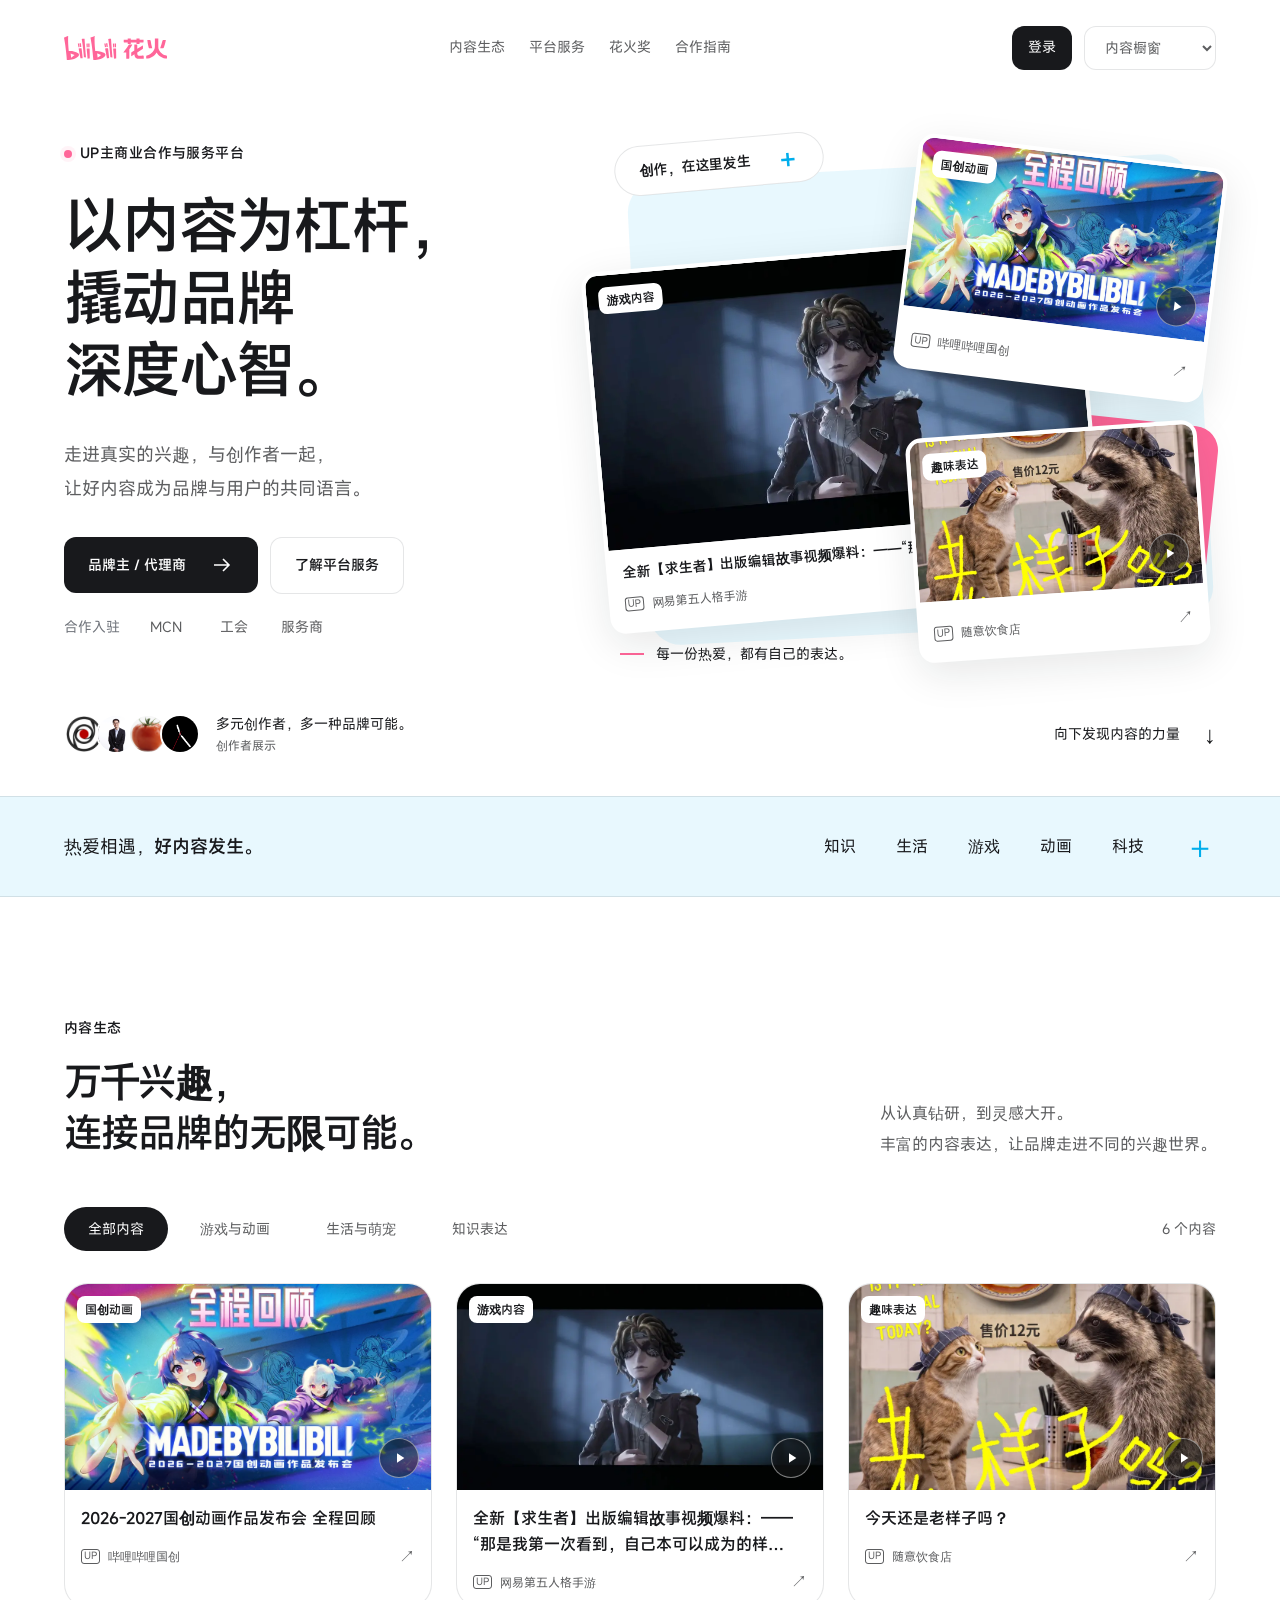
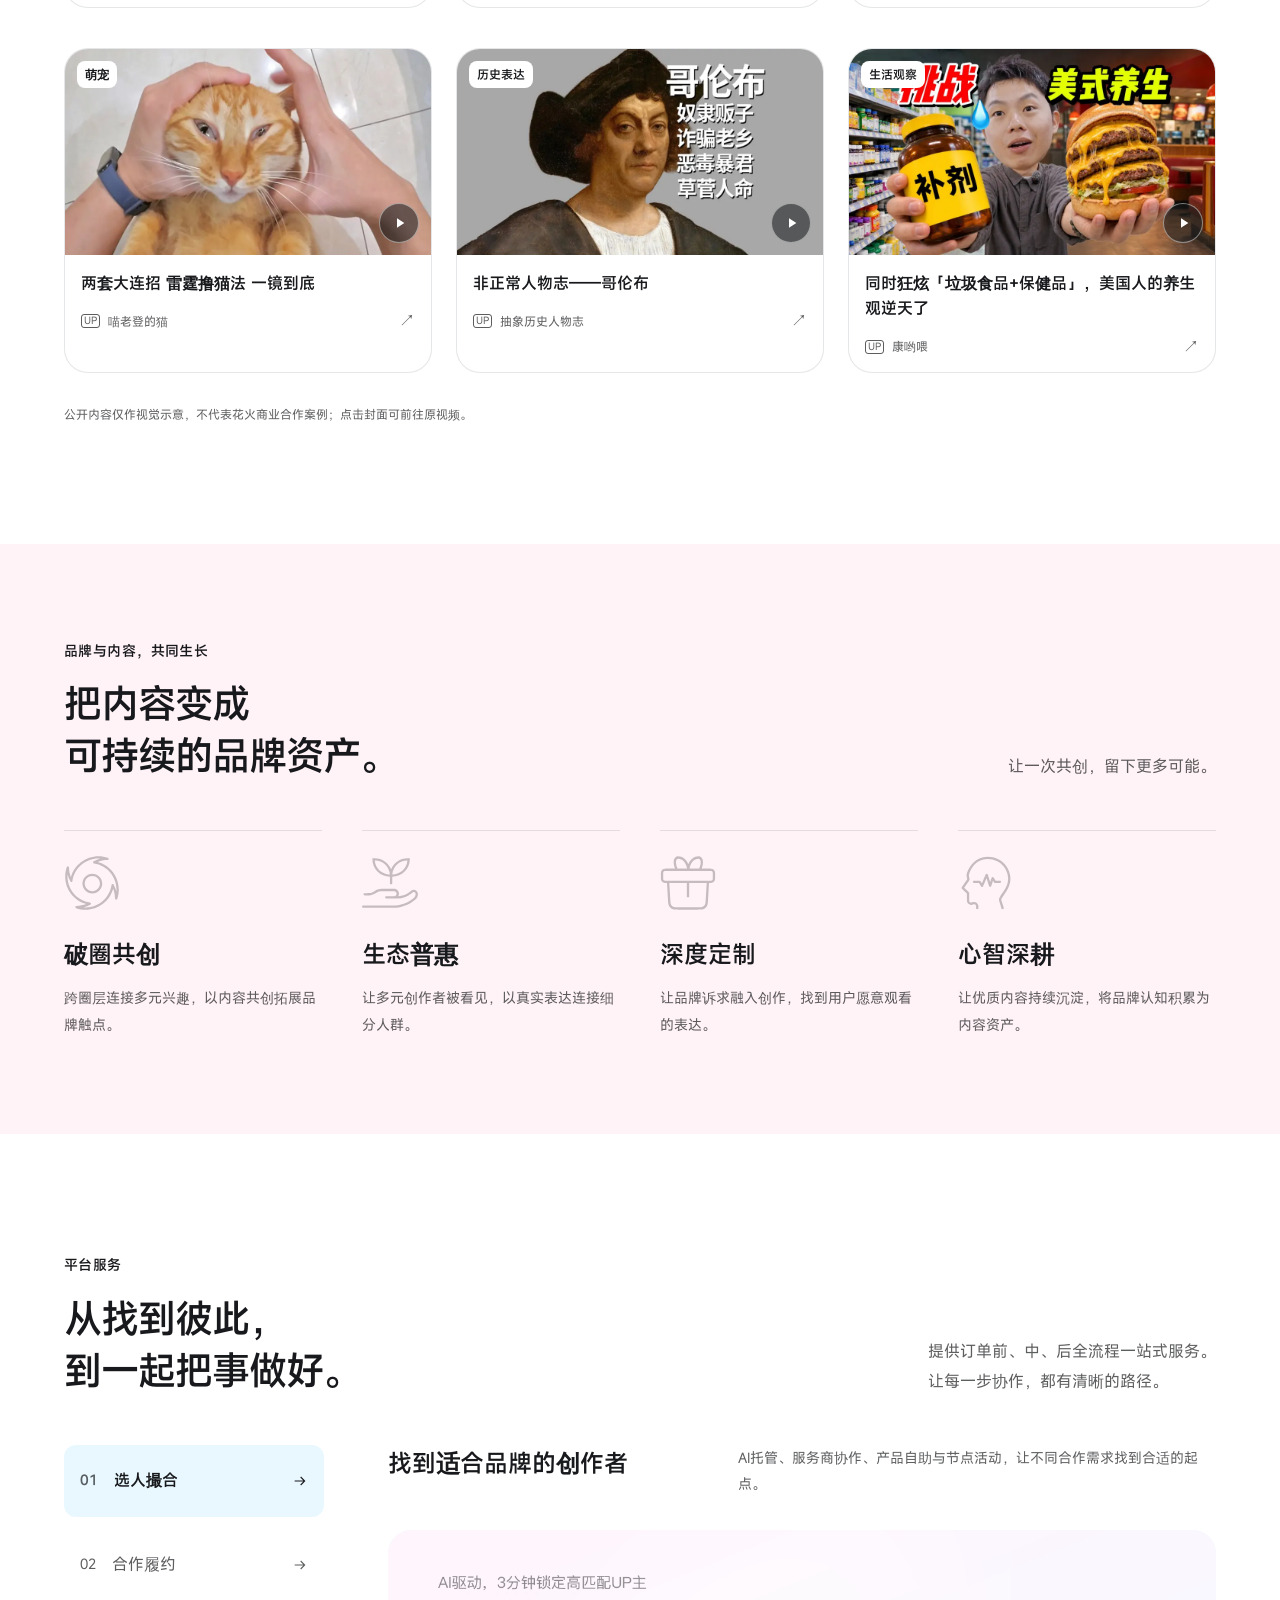
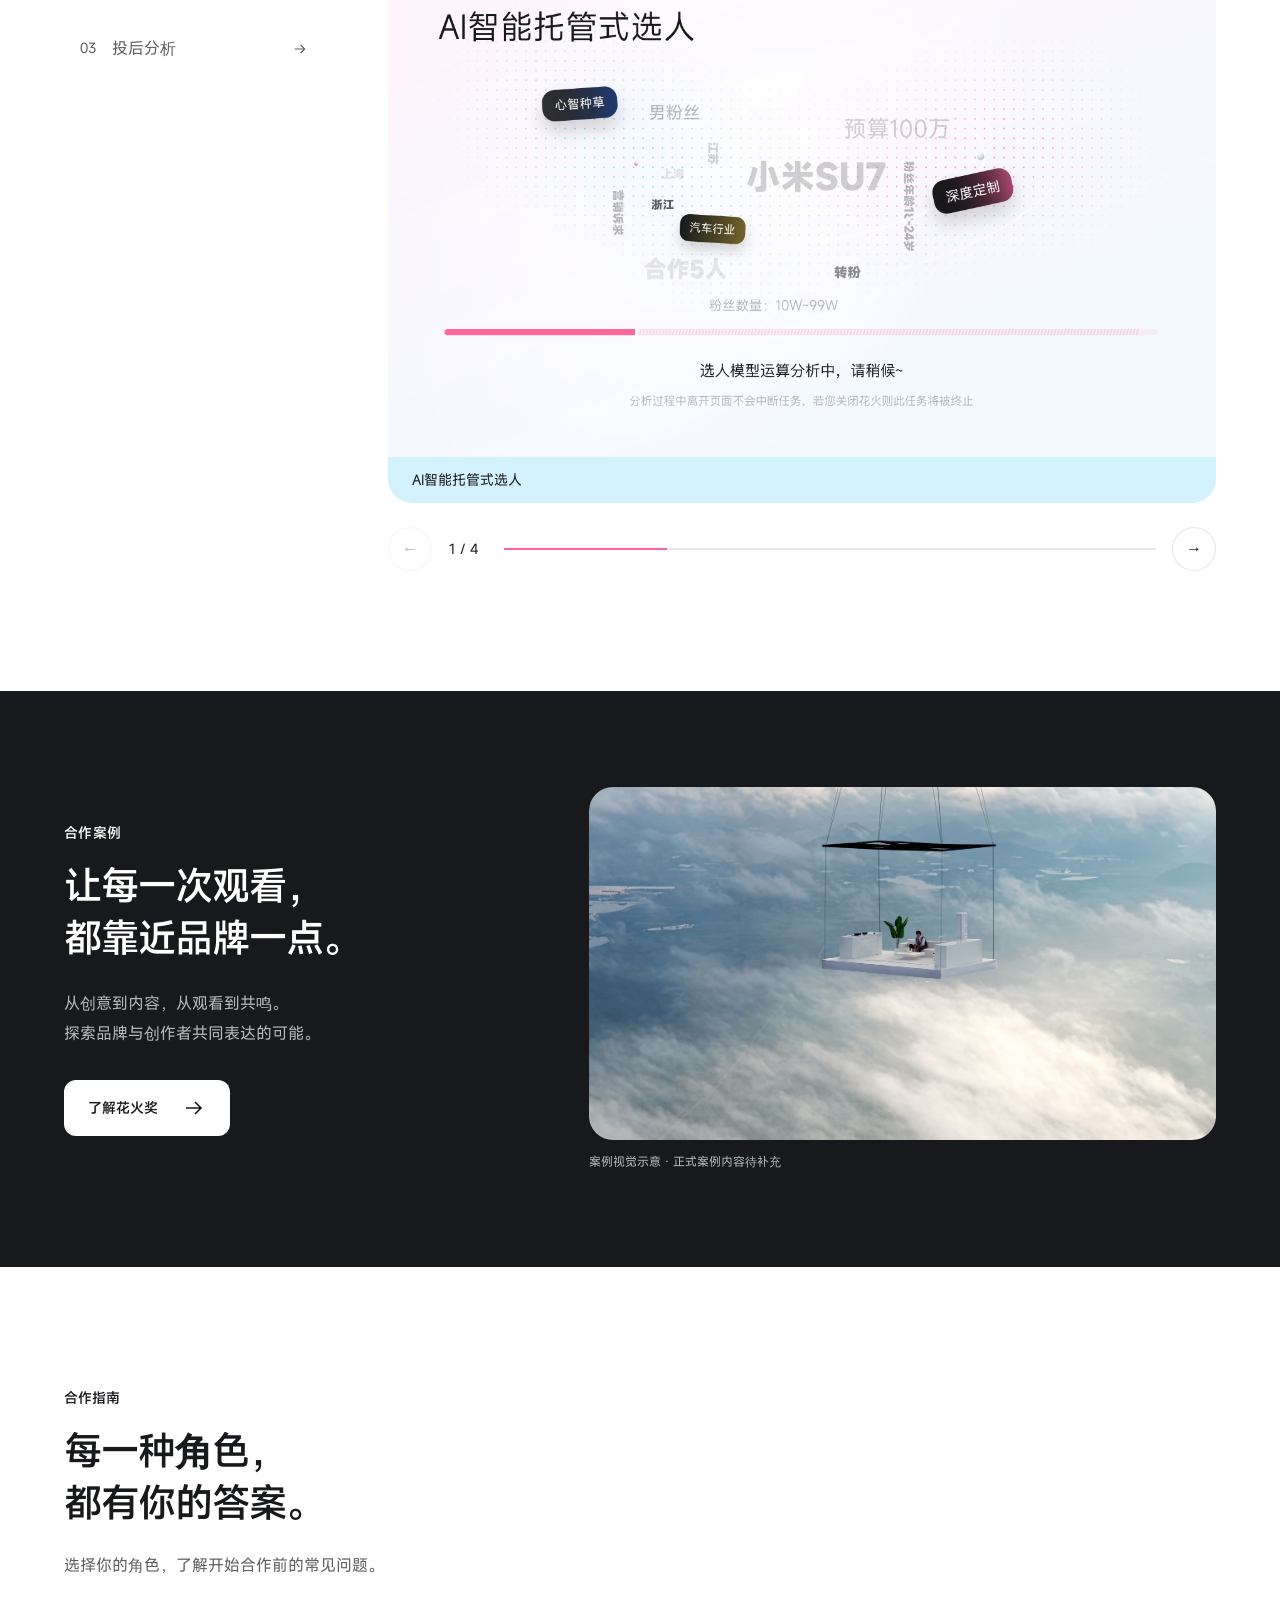
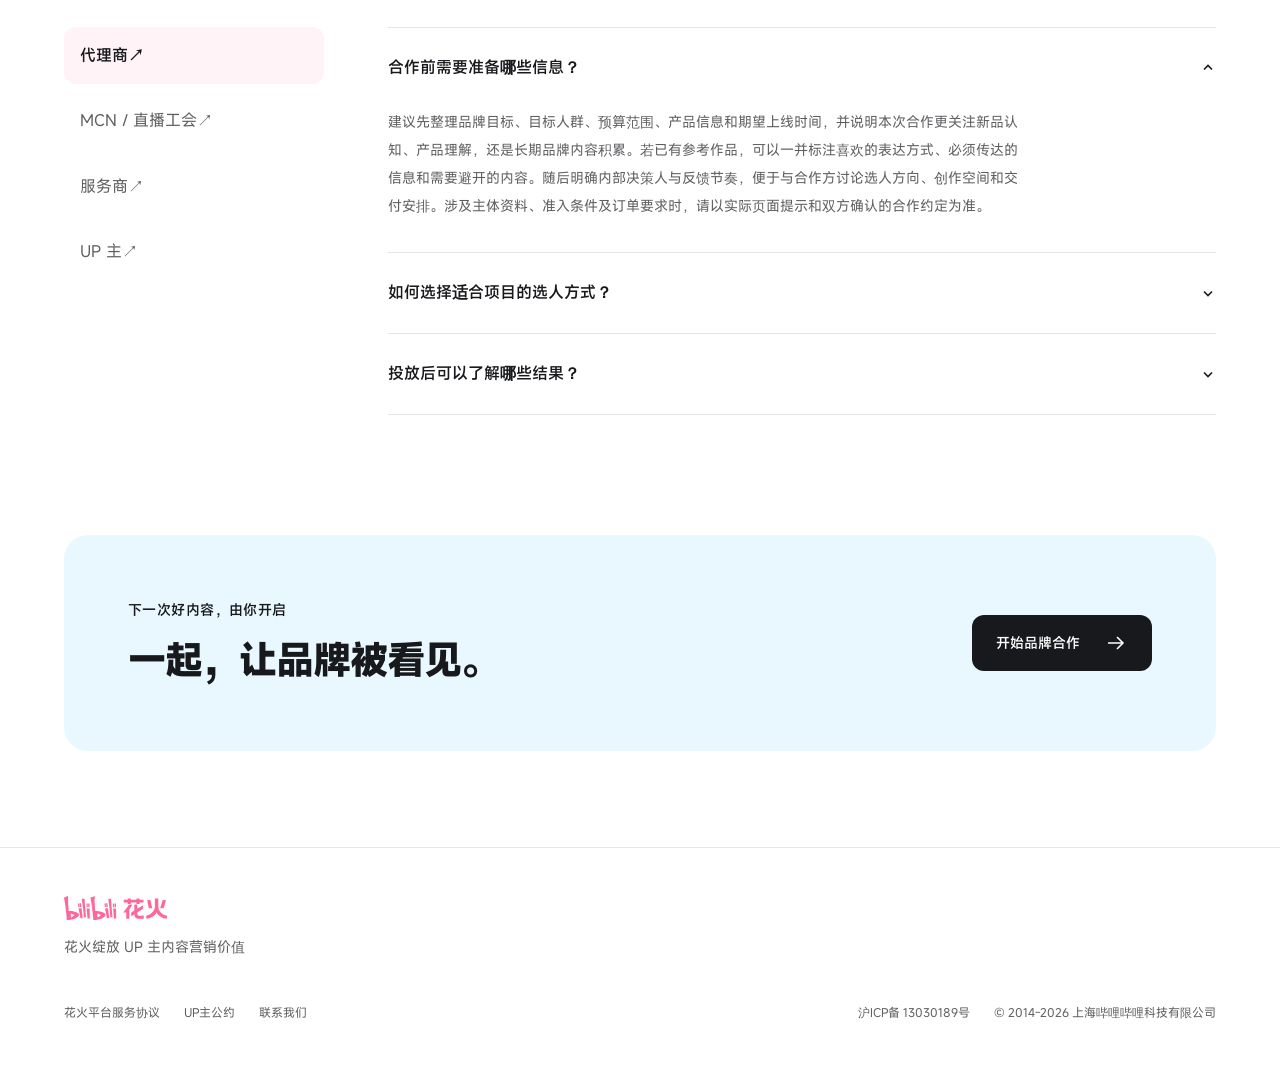
<file: scroll-demo-editorial.html>
<!doctype html>
<html lang="zh-CN" data-mode="light" data-hero-variant="editorial" data-theme-home="index.html">
<head>
<meta charset="utf-8"><meta name="viewport" content="width=device-width,initial-scale=1">
<meta name="description" content="花火内容橱窗：以内容为杠杆，连接创作者、兴趣与品牌。"><meta name="color-scheme" content="light">
<title>花火 · 内容橱窗</title>
<script src="scroll-demo-theme-router.js?v=20261126-editorial-v1"></script>
<link rel="stylesheet" href="scroll-demo-fonts.css"><link rel="stylesheet" href="scroll-demo-tokens.css"><link rel="stylesheet" href="motion.css">
<link rel="stylesheet" href="scroll-demo-editorial.css?v=20261126-editorial-v1">
<script src="scroll-demo-nav.js" defer></script><script src="scroll-demo-tail.js" defer></script><script src="scroll-demo-editorial.js?v=20261126-editorial-v1" defer></script>
</head><body>
<a class="skip-link" href="#story">跳到主要内容</a>
  <header class="demo-header" data-header>
    <a class="demo-brand" href="#story" aria-label="花火首页">
      <img class="demo-brand-logo" src="assets/huahuo-logo.svg" width="103" height="24" alt="bilibili 花火">
    </a>
    <nav class="demo-nav" id="demo-site-nav" aria-label="主要导航">
      <a href="#content">内容生态</a><a href="#services">平台服务</a>
      <button class="demo-contact-trigger" type="button" data-contact="awards" aria-haspopup="dialog" aria-controls="demo-contact-dialog">花火奖</button>
      <a href="#tail-faq">合作指南</a>
    </nav>
    <div class="demo-actions">
      <button class="planet-header-join" type="button" data-contact="join" aria-haspopup="dialog" aria-controls="demo-contact-dialog">立即入驻</button>
      <button class="login-button" type="button" data-contact="login" aria-haspopup="dialog" aria-controls="demo-contact-dialog"><span>登录</span></button>
      <select class="hero-effect-select" data-hero-effect-select aria-label="首屏视觉效果"><option value="meteor">流星汇聚</option><option value="cinema">粒子汇聚</option><option value="planet">创作者星球</option><option value="planet2">创作者星球2</option><option value="editorial" selected>内容橱窗</option></select>
      <button class="demo-menu-toggle" type="button" data-menu-toggle aria-label="展开导航菜单" aria-controls="demo-site-nav" aria-expanded="false"><svg viewBox="0 0 24 24" aria-hidden="true"><path d="M5 8h14M5 16h14"/></svg></button>
    </div>
  </header>

  <dialog class="demo-contact-dialog" id="demo-contact-dialog" aria-labelledby="demo-contact-title" aria-describedby="demo-contact-message">
    <div class="demo-contact-heading"><h2 id="demo-contact-title">联系客服</h2><button class="demo-contact-close" type="button" data-contact-close aria-label="关闭提示"><svg viewBox="0 0 24 24" aria-hidden="true"><path d="m6 6 12 12M18 6 6 18"/></svg></button></div>
    <p id="demo-contact-message">客服入口待补充。</p>
    <button class="demo-contact-confirm" type="button" data-contact-close>知道了</button>
  </dialog>


<main id="story" tabindex="-1">
<section class="editorial-hero shell" aria-labelledby="hero-title">
 <div class="hero-copy">
  <p class="eyebrow"><span class="live-dot" aria-hidden="true"></span>UP主商业合作与服务平台</p>
  <h1 id="hero-title">以内容为杠杆，<br>撬动品牌<br>深度心智。</h1>
  <p class="hero-description">走进真实的兴趣，与创作者一起，<br>让好内容成为品牌与用户的共同语言。</p>
  <div class="hero-actions"><button class="button button-primary" type="button" data-contact="brand" aria-haspopup="dialog" aria-controls="demo-contact-dialog">品牌主 / 代理商<svg viewBox="0 0 24 24" aria-hidden="true"><path d="M4 12h15m-6-6 6 6-6 6"/></svg></button><a class="button button-outline" href="#services">了解平台服务</a>
  <div class="hero-other-roles"><span>合作入驻</span><button type="button" data-contact="mcn" aria-haspopup="dialog" aria-controls="demo-contact-dialog">MCN</button><button type="button" data-contact="guild" aria-haspopup="dialog" aria-controls="demo-contact-dialog">工会</button><button type="button" data-contact="provider" aria-haspopup="dialog" aria-controls="demo-contact-dialog">服务商</button></div></div>
 </div>
 <div class="hero-showcase" aria-label="B站社区内容橱窗">
  <div class="showcase-blue" aria-hidden="true"></div><div class="showcase-pink" aria-hidden="true"></div>
  <div class="showcase-note"><span>创作，在这里发生</span><span class="note-spark" aria-hidden="true">＋</span></div>
  <a class="content-card hero-work hero-work-main" href="https://www.bilibili.com/video/BV15gyJzVEzy" target="_blank" rel="noopener noreferrer" aria-label="在B站观看：全新【求生者】出版编辑故事视频爆料：——“那是我第一次看到，自己本可以成为的样子……”（新窗口）">
 <div class="content-cover"><img src="assets/editorial/covers/video-01.webp" width="960" height="540" alt="全新【求生者】出版编辑故事视频爆料：——“那是我第一次看到，自己本可以成为的样子……”" fetchpriority="high" decoding="async"><span class="content-topic">游戏内容</span><span class="content-play"><svg viewBox="0 0 24 24" aria-hidden="true"><path d="m9 5 11 7-11 7Z"/></svg></span></div>
 <div class="content-caption"><h3>全新【求生者】出版编辑故事视频爆料：——“那是我第一次看到，自己本可以成为的样子……”</h3><p><span class="up-mark" aria-hidden="true">UP</span>网易第五人格手游<span class="external-mark" aria-hidden="true">↗</span></p></div></a><a class="content-card hero-work hero-work-animation" href="https://www.bilibili.com/video/BV17pWu6QEkp" target="_blank" rel="noopener noreferrer" aria-label="在B站观看：2026-2027国创动画作品发布会 全程回顾（新窗口）">
 <div class="content-cover"><img src="assets/editorial/covers/video-04.webp" width="960" height="540" alt="2026-2027国创动画作品发布会 全程回顾"  decoding="async"><span class="content-topic">国创动画</span><span class="content-play"><svg viewBox="0 0 24 24" aria-hidden="true"><path d="m9 5 11 7-11 7Z"/></svg></span></div>
 <div class="content-caption"><h3>2026-2027国创动画作品发布会 全程回顾</h3><p><span class="up-mark" aria-hidden="true">UP</span>哔哩哔哩国创<span class="external-mark" aria-hidden="true">↗</span></p></div></a><a class="content-card hero-work hero-work-life" href="https://www.bilibili.com/video/BV1txsq67EDg" target="_blank" rel="noopener noreferrer" aria-label="在B站观看：今天还是老样子吗？（新窗口）">
 <div class="content-cover"><img src="assets/editorial/covers/video-07.webp" width="960" height="540" alt="今天还是老样子吗？"  decoding="async"><span class="content-topic">趣味表达</span><span class="content-play"><svg viewBox="0 0 24 24" aria-hidden="true"><path d="m9 5 11 7-11 7Z"/></svg></span></div>
 <div class="content-caption"><h3>今天还是老样子吗？</h3><p><span class="up-mark" aria-hidden="true">UP</span>随意饮食店<span class="external-mark" aria-hidden="true">↗</span></p></div></a>
  <div class="showcase-caption"><span class="caption-line" aria-hidden="true"></span>每一份热爱，都有自己的表达。</div>
 </div>
 <div class="hero-bottom"><div class="creator-presence"><div class="creator-portraits"><img src="assets/creators/featured-946974.jpg" width="40" height="40" alt="影视飓风" decoding="async"><img src="assets/creators/featured-517327498.jpg" width="40" height="40" alt="罗翔说刑法" decoding="async"><img src="assets/creators/featured-546195.jpg" width="40" height="40" alt="老番茄" decoding="async"><img src="assets/creators/featured-163637592.jpg" width="40" height="40" alt="老师好我叫何同学" decoding="async"></div><p>多元创作者，多一种品牌可能。<span>创作者展示</span></p></div><a class="explore-link" href="#content">向下发现内容的力量 <span aria-hidden="true">↓</span></a></div>
</section>
<div class="interest-ribbon" aria-label="多元兴趣内容"><div class="shell"><p>热爱相遇，<strong>好内容发生。</strong></p><div><span>知识</span><span>生活</span><span>游戏</span><span>动画</span><span>科技</span><span class="ribbon-end" aria-hidden="true">＋</span></div></div></div>
<section class="content-section shell section-space" id="content" aria-labelledby="content-title">
 <div class="section-heading"><div><p class="eyebrow">内容生态</p><h2 id="content-title">万千兴趣，<br>连接品牌的无限可能。</h2></div><p>从认真钻研，到灵感大开。<br>丰富的内容表达，让品牌走进不同的兴趣世界。</p></div>
 <div class="content-toolbar"><div class="content-filters" role="group" aria-label="筛选内容题材"><button type="button" data-filter="all" aria-pressed="true">全部内容</button><button type="button" data-filter="animation" aria-pressed="false">游戏与动画</button><button type="button" data-filter="life" aria-pressed="false">生活与萌宠</button><button type="button" data-filter="knowledge" aria-pressed="false">知识表达</button></div><p class="content-count" aria-live="polite" data-content-count>6 个内容</p></div>
 <div class="content-grid"><a class="content-card " href="https://www.bilibili.com/video/BV17pWu6QEkp" target="_blank" rel="noopener noreferrer" data-content-card data-category="animation" aria-label="在B站观看：2026-2027国创动画作品发布会 全程回顾（新窗口）">
 <div class="content-cover"><img src="assets/editorial/covers/video-04.webp" width="960" height="540" alt="2026-2027国创动画作品发布会 全程回顾" loading="lazy" decoding="async"><span class="content-topic">国创动画</span><span class="content-play"><svg viewBox="0 0 24 24" aria-hidden="true"><path d="m9 5 11 7-11 7Z"/></svg></span></div>
 <div class="content-caption"><h3>2026-2027国创动画作品发布会 全程回顾</h3><p><span class="up-mark" aria-hidden="true">UP</span>哔哩哔哩国创<span class="external-mark" aria-hidden="true">↗</span></p></div></a>
<a class="content-card " href="https://www.bilibili.com/video/BV15gyJzVEzy" target="_blank" rel="noopener noreferrer" data-content-card data-category="animation" aria-label="在B站观看：全新【求生者】出版编辑故事视频爆料：——“那是我第一次看到，自己本可以成为的样子……”（新窗口）">
 <div class="content-cover"><img src="assets/editorial/covers/video-01.webp" width="960" height="540" alt="全新【求生者】出版编辑故事视频爆料：——“那是我第一次看到，自己本可以成为的样子……”" loading="lazy" decoding="async"><span class="content-topic">游戏内容</span><span class="content-play"><svg viewBox="0 0 24 24" aria-hidden="true"><path d="m9 5 11 7-11 7Z"/></svg></span></div>
 <div class="content-caption"><h3>全新【求生者】出版编辑故事视频爆料：——“那是我第一次看到，自己本可以成为的样子……”</h3><p><span class="up-mark" aria-hidden="true">UP</span>网易第五人格手游<span class="external-mark" aria-hidden="true">↗</span></p></div></a>
<a class="content-card " href="https://www.bilibili.com/video/BV1txsq67EDg" target="_blank" rel="noopener noreferrer" data-content-card data-category="life" aria-label="在B站观看：今天还是老样子吗？（新窗口）">
 <div class="content-cover"><img src="assets/editorial/covers/video-07.webp" width="960" height="540" alt="今天还是老样子吗？" loading="lazy" decoding="async"><span class="content-topic">趣味表达</span><span class="content-play"><svg viewBox="0 0 24 24" aria-hidden="true"><path d="m9 5 11 7-11 7Z"/></svg></span></div>
 <div class="content-caption"><h3>今天还是老样子吗？</h3><p><span class="up-mark" aria-hidden="true">UP</span>随意饮食店<span class="external-mark" aria-hidden="true">↗</span></p></div></a>
<a class="content-card " href="https://www.bilibili.com/video/BV1nmyWzeEVP" target="_blank" rel="noopener noreferrer" data-content-card data-category="life" aria-label="在B站观看：两套大连招 雷霆撸猫法 一镜到底（新窗口）">
 <div class="content-cover"><img src="assets/editorial/covers/video-03.webp" width="883" height="499" alt="两套大连招 雷霆撸猫法 一镜到底" loading="lazy" decoding="async"><span class="content-topic">萌宠</span><span class="content-play"><svg viewBox="0 0 24 24" aria-hidden="true"><path d="m9 5 11 7-11 7Z"/></svg></span></div>
 <div class="content-caption"><h3>两套大连招 雷霆撸猫法 一镜到底</h3><p><span class="up-mark" aria-hidden="true">UP</span>喵老登的猫<span class="external-mark" aria-hidden="true">↗</span></p></div></a>
<a class="content-card " href="https://www.bilibili.com/video/BV164y3z8ELw" target="_blank" rel="noopener noreferrer" data-content-card data-category="knowledge" aria-label="在B站观看：非正常人物志——哥伦布（新窗口）">
 <div class="content-cover"><img src="assets/editorial/covers/video-08.webp" width="960" height="540" alt="非正常人物志——哥伦布" loading="lazy" decoding="async"><span class="content-topic">历史表达</span><span class="content-play"><svg viewBox="0 0 24 24" aria-hidden="true"><path d="m9 5 11 7-11 7Z"/></svg></span></div>
 <div class="content-caption"><h3>非正常人物志——哥伦布</h3><p><span class="up-mark" aria-hidden="true">UP</span>抽象历史人物志<span class="external-mark" aria-hidden="true">↗</span></p></div></a>
<a class="content-card " href="https://www.bilibili.com/video/BV1MLyVz1EiM" target="_blank" rel="noopener noreferrer" data-content-card data-category="life" aria-label="在B站观看：同时狂炫「垃圾食品+保健品」，美国人的养生观逆天了（新窗口）">
 <div class="content-cover"><img src="assets/editorial/covers/video-06.webp" width="960" height="540" alt="同时狂炫「垃圾食品+保健品」，美国人的养生观逆天了" loading="lazy" decoding="async"><span class="content-topic">生活观察</span><span class="content-play"><svg viewBox="0 0 24 24" aria-hidden="true"><path d="m9 5 11 7-11 7Z"/></svg></span></div>
 <div class="content-caption"><h3>同时狂炫「垃圾食品+保健品」，美国人的养生观逆天了</h3><p><span class="up-mark" aria-hidden="true">UP</span>康哟喂<span class="external-mark" aria-hidden="true">↗</span></p></div></a></div>
 <p class="material-note">公开内容仅作视觉示意，不代表花火商业合作案例；点击封面可前往原视频。</p>
</section>
<section class="values-section" aria-labelledby="values-title"><div class="shell"><div class="section-heading"><div><p class="eyebrow">品牌与内容，共同生长</p><h2 id="values-title">把内容变成<br>可持续的品牌资产。</h2></div><p>让一次共创，留下更多可能。</p></div><div class="value-columns"><article><img src="assets/planet2-figma/value-icon-1.svg" width="56" height="56" alt="" loading="lazy"><h3>破圈共创</h3><p>跨圈层连接多元兴趣，以内容共创拓展品牌触点。</p></article><article><img src="assets/planet2-figma/value-icon-2.svg" width="56" height="56" alt="" loading="lazy"><h3>生态普惠</h3><p>让多元创作者被看见，以真实表达连接细分人群。</p></article><article><img src="assets/planet2-figma/value-icon-3.svg" width="56" height="56" alt="" loading="lazy"><h3>深度定制</h3><p>让品牌诉求融入创作，找到用户愿意观看的表达。</p></article><article><img src="assets/planet2-figma/value-icon-4.svg" width="56" height="56" alt="" loading="lazy"><h3>心智深耕</h3><p>让优质内容持续沉淀，将品牌认知积累为内容资产。</p></article></div></div></section>
<section class="services-section shell section-space" id="services" aria-labelledby="services-title"><div class="section-heading"><div><p class="eyebrow">平台服务</p><h2 id="services-title">从找到彼此，<br>到一起把事做好。</h2></div><p>提供订单前、中、后全流程一站式服务。<br>让每一步协作，都有清晰的路径。</p></div><div class="service-layout"><div class="service-tabs" role="tablist" aria-label="平台服务阶段" aria-orientation="vertical"><button type="button" id="service-tab-selection" role="tab" aria-controls="service-panel-selection" aria-selected="true" tabindex="0" data-service-tab="selection"><span class="service-tab-index">01</span>选人撮合<svg viewBox="0 0 24 24" aria-hidden="true"><path d="M4 12h15m-6-6 6 6-6 6"/></svg></button><button type="button" id="service-tab-delivery" role="tab" aria-controls="service-panel-delivery" aria-selected="false" tabindex="-1" data-service-tab="delivery"><span class="service-tab-index">02</span>合作履约<svg viewBox="0 0 24 24" aria-hidden="true"><path d="M4 12h15m-6-6 6 6-6 6"/></svg></button><button type="button" id="service-tab-analysis" role="tab" aria-controls="service-panel-analysis" aria-selected="false" tabindex="-1" data-service-tab="analysis"><span class="service-tab-index">03</span>投后分析<svg viewBox="0 0 24 24" aria-hidden="true"><path d="M4 12h15m-6-6 6 6-6 6"/></svg></button></div><div class="service-view"><section id="service-panel-selection" class="service-panel" role="tabpanel" aria-labelledby="service-tab-selection" tabindex="0" data-service-panel="selection"><div class="service-panel-copy"><h3>找到适合品牌的创作者</h3><p>AI托管、服务商协作、产品自助与节点活动，让不同合作需求找到合适的起点。</p></div><div class="service-figures"><figure data-service-figure><img src="assets/planet2-services/pic01.png" width="1320" height="840" alt="AI智能托管式选人" loading="lazy" decoding="async"><figcaption>AI智能托管式选人</figcaption></figure><figure data-service-figure><img src="assets/planet2-services/pic02.png" width="1320" height="840" alt="委托服务商协作模式" loading="lazy" decoding="async"><figcaption>委托服务商协作模式</figcaption></figure><figure data-service-figure><img src="assets/planet2-services/pic03.png" width="1320" height="840" alt="产品自助化模式" loading="lazy" decoding="async"><figcaption>产品自助化模式</figcaption></figure><figure data-service-figure><img src="assets/planet2-services/pic04.png" width="1320" height="840" alt="平台节点活动与IP选人模式" loading="lazy" decoding="async"><figcaption>平台节点活动与IP选人模式</figcaption></figure></div></section><section id="service-panel-delivery" class="service-panel" role="tabpanel" aria-labelledby="service-tab-delivery" tabindex="0" data-service-panel="delivery"><div class="service-panel-copy"><h3>让共创有序发生</h3><p>从需求沟通到内容交付，通过纠纷自助解决、稿件保护和风险管理，支持合作稳步推进。</p></div><div class="service-figures"><figure data-service-figure><img src="assets/planet2-services/pic05.png" width="1320" height="840" alt="纠纷自助解决" loading="lazy" decoding="async"><figcaption>纠纷自助解决</figcaption></figure><figure data-service-figure><img src="assets/planet2-services/pic06.png" width="1320" height="840" alt="稿件保护" loading="lazy" decoding="async"><figcaption>稿件保护</figcaption></figure><figure data-service-figure><img src="assets/planet2-services/pic07.png" width="1320" height="840" alt="风险管理" loading="lazy" decoding="async"><figcaption>风险管理</figcaption></figure></div></section><section id="service-panel-analysis" class="service-panel" role="tabpanel" aria-labelledby="service-tab-analysis" tabindex="0" data-service-panel="analysis"><div class="service-panel-copy"><h3>让每一次合作有所积累</h3><p>通过MATES人群资产模型，连接投前策略、投放监测和投后度量，理解内容与人群的关系。</p></div><div class="service-figures"><figure data-service-figure><img src="assets/planet2-services/pic08.png" width="2720" height="1360" alt="MATES人群资产模型" loading="lazy" decoding="async"><figcaption>MATES人群资产模型</figcaption></figure></div></section><div class="service-controls" data-service-controls><button type="button" data-service-prev aria-label="上一张服务介绍">←</button><p aria-live="polite" data-service-counter>1 / 4</p><div class="service-meter" aria-hidden="true"><span data-service-meter></span></div><button type="button" data-service-next aria-label="下一张服务介绍">→</button></div></div></div></section>
<section class="editorial-case" id="cases" aria-labelledby="cases-heading"><div class="shell"><div class="case-copy"><p class="eyebrow">合作案例</p><h2 id="cases-heading">让每一次观看，<br>都靠近品牌一点。</h2><p>从创意到内容，从观看到共鸣。<br>探索品牌与创作者共同表达的可能。</p><div class="hero-actions"><button type="button" class="button button-light" data-contact="awards" aria-haspopup="dialog" aria-controls="demo-contact-dialog">了解花火奖<svg viewBox="0 0 24 24" aria-hidden="true"><path d="M4 12h15m-6-6 6 6-6 6"/></svg></button></div></div><figure><img src="assets/planet2-cases/case-cloud-cover.png" width="1512" height="1079" alt="云海中的悬空场景，案例视觉示意" loading="lazy" decoding="async"><figcaption>案例视觉示意 · 正式案例内容待补充</figcaption></figure></div></section>
<div class="tail-content" data-tail-content>
  <section class="tail-faq tail-shell" id="tail-faq" aria-labelledby="tail-faq-title">
    <header class="tail-section-heading">
      <p class="tail-kicker">合作指南</p>
      <h2 id="tail-faq-title">每一种角色，<br>都有你的答案。</h2>
      <p class="tail-description">选择你的角色，了解开始合作前的常见问题。</p>
    </header>
    <div class="tail-faq-layout" data-tail-tabs>
      <div class="tail-roles" role="tablist" aria-label="合作角色" aria-orientation="vertical">
        <button class="tail-role" type="button" role="tab" id="tail-role-0" aria-controls="tail-role-panel-0" aria-selected="true" tabindex="0">代理商<span aria-hidden="true">↗</span></button>
        <button class="tail-role" type="button" role="tab" id="tail-role-1" aria-controls="tail-role-panel-1" aria-selected="false" tabindex="-1">MCN / 直播工会<span aria-hidden="true">↗</span></button>
        <button class="tail-role" type="button" role="tab" id="tail-role-2" aria-controls="tail-role-panel-2" aria-selected="false" tabindex="-1">服务商<span aria-hidden="true">↗</span></button>
        <button class="tail-role" type="button" role="tab" id="tail-role-3" aria-controls="tail-role-panel-3" aria-selected="false" tabindex="-1">UP 主<span aria-hidden="true">↗</span></button>
      </div>
      <div class="tail-faq-panels">
        <div class="tail-faq-panel" role="tabpanel" id="tail-role-panel-0" aria-labelledby="tail-role-0" tabindex="0">
          <div class="tail-question t-acc" data-open="true">
            <h3><button class="tail-question-button t-acc-head" type="button" id="tail-question-0-0" aria-controls="tail-answer-0-0" aria-expanded="true">合作前需要准备哪些信息？<span class="tail-chevron t-acc-chevron" aria-hidden="true"><svg viewBox="0 0 16 16"><path d="M4 6.5L8 10.5L12 6.5"/></svg></span></button></h3>
            <div class="tail-answer t-acc-panel" id="tail-answer-0-0" role="region" aria-labelledby="tail-question-0-0" aria-hidden="false"><div class="tail-answer-inner t-acc-panel-inner"><p>建议先整理品牌目标、目标人群、预算范围、产品信息和期望上线时间，并说明本次合作更关注新品认知、产品理解，还是长期品牌内容积累。若已有参考作品，可以一并标注喜欢的表达方式、必须传达的信息和需要避开的内容。随后明确内部决策人与反馈节奏，便于与合作方讨论选人方向、创作空间和交付安排。涉及主体资料、准入条件及订单要求时，请以实际页面提示和双方确认的合作约定为准。</p></div></div>
          </div>
          <div class="tail-question t-acc" data-open="false">
            <h3><button class="tail-question-button t-acc-head" type="button" id="tail-question-0-1" aria-controls="tail-answer-0-1" aria-expanded="false">如何选择适合项目的选人方式？<span class="tail-chevron t-acc-chevron" aria-hidden="true"><svg viewBox="0 0 16 16"><path d="M4 6.5L8 10.5L12 6.5"/></svg></span></button></h3>
            <div class="tail-answer t-acc-panel" id="tail-answer-0-1" role="region" aria-labelledby="tail-question-0-1" aria-hidden="true" inert><div class="tail-answer-inner t-acc-panel-inner"><p>可以先结合团队投入、项目复杂度和协作习惯，判断需要更多选人辅助，还是希望自行筛选并推进合作。希望借助智能工具梳理方向时，可了解 AI 智能托管式选人；需要外部团队协同时，可了解委托服务商协作模式。若团队已有明确标准，可进一步了解产品自主化模式；围绕特定营销节点或内容主题，也可关注平台节点活动与 IP 合作。确定方式前，建议逐项核对服务内容、分工、预算和交付边界。</p></div></div>
          </div>
          <div class="tail-question t-acc" data-open="false">
            <h3><button class="tail-question-button t-acc-head" type="button" id="tail-question-0-2" aria-controls="tail-answer-0-2" aria-expanded="false">投放后可以了解哪些结果？<span class="tail-chevron t-acc-chevron" aria-hidden="true"><svg viewBox="0 0 16 16"><path d="M4 6.5L8 10.5L12 6.5"/></svg></span></button></h3>
            <div class="tail-answer t-acc-panel" id="tail-answer-0-2" role="region" aria-labelledby="tail-question-0-2" aria-hidden="true" inert><div class="tail-answer-inner t-acc-panel-inner"><p>建议从合作前确定的目标出发，把内容表现、用户反馈和品牌资产放在一起观察，避免只用某一个数字判断效果。可结合实际可见的播放、互动及评论反馈，了解用户是否注意到核心信息、对产品有哪些疑问，以及哪些表达更容易引发讨论。平台提供的 metes 人群资产模型，也可作为理解品牌内容积累的参考。具体可查看的指标、统计周期与权限以实际页面为准，复盘时还应结合内容题材、发布时间和合作背景。</p></div></div>
          </div>
        </div>
        <div class="tail-faq-panel" role="tabpanel" id="tail-role-panel-1" aria-labelledby="tail-role-1" tabindex="0" hidden>
          <div class="tail-question t-acc" data-open="false">
            <h3><button class="tail-question-button t-acc-head" type="button" id="tail-question-1-0" aria-controls="tail-answer-1-0" aria-expanded="false">机构如何了解合作与入驻要求？<span class="tail-chevron t-acc-chevron" aria-hidden="true"><svg viewBox="0 0 16 16"><path d="M4 6.5L8 10.5L12 6.5"/></svg></span></button></h3>
            <div class="tail-answer t-acc-panel" id="tail-answer-1-0" role="region" aria-labelledby="tail-question-1-0" aria-hidden="true" inert><div class="tail-answer-inner t-acc-panel-inner"><p>机构可先梳理自身业务类型、主体信息、所服务账号及合作需求，确认希望参与的是商务对接、内容协作，还是其他合作环节。涉及 UP 主或其他账号时，建议提前核实授权范围，并指定能够统一沟通的负责人。随后通过平台实际展示的入口或咨询渠道，了解对应机构类型的资料要求与办理步骤。不同业务可能适用不同条件，提交资料前应逐项核对页面说明，不将其他机构的合作经验直接视为自身适用的准入规则。</p></div></div>
          </div>
          <div class="tail-question t-acc" data-open="false">
            <h3><button class="tail-question-button t-acc-head" type="button" id="tail-question-1-1" aria-controls="tail-answer-1-1" aria-expanded="false">机构与 UP 主之间如何分工协作？<span class="tail-chevron t-acc-chevron" aria-hidden="true"><svg viewBox="0 0 16 16"><path d="M4 6.5L8 10.5L12 6.5"/></svg></span></button></h3>
            <div class="tail-answer t-acc-panel" id="tail-answer-1-1" role="region" aria-labelledby="tail-question-1-1" aria-hidden="true" inert><div class="tail-answer-inner t-acc-panel-inner"><p>建议在项目开始前明确机构、UP 主和品牌各自负责的事项，并约定商务沟通、需求确认、内容制作与交付验收的主要联系人。机构可以协助整理信息和协调节奏，创作者则应充分参与内容方向与表达方式的讨论，避免需求在多次转述中失真。涉及账号操作或代为确认时，需先核实授权范围和实际可用权限。重要结论尽量形成可追溯的记录，遇到档期、创意或交付范围变化时，也应及时同步相关方并重新确认安排。</p></div></div>
          </div>
          <div class="tail-question t-acc" data-open="false">
            <h3><button class="tail-question-button t-acc-head" type="button" id="tail-question-1-2" aria-controls="tail-answer-1-2" aria-expanded="false">合作发生分歧时如何处理？<span class="tail-chevron t-acc-chevron" aria-hidden="true"><svg viewBox="0 0 16 16"><path d="M4 6.5L8 10.5L12 6.5"/></svg></span></button></h3>
            <div class="tail-answer t-acc-panel" id="tail-answer-1-2" role="region" aria-labelledby="tail-question-1-2" aria-hidden="true" inert><div class="tail-answer-inner t-acc-panel-inner"><p>发生分歧时，建议先回到已经确认的需求、交付标准和时间安排，区分是信息理解不同、需求发生变化，还是实际执行偏离约定。整理需求确认、版本修改、交付与反馈记录，并向相关方说明争议事项、已有共识和希望达成的处理结果。能够协商解决的部分，可先形成明确的后续安排；需要平台协助时，再核对纠纷自助解决等渠道的适用条件与材料要求。处理范围、操作步骤和最终结果应以实际规则及处理情况为准。</p></div></div>
          </div>
        </div>
        <div class="tail-faq-panel" role="tabpanel" id="tail-role-panel-2" aria-labelledby="tail-role-2" tabindex="0" hidden>
          <div class="tail-question t-acc" data-open="false">
            <h3><button class="tail-question-button t-acc-head" type="button" id="tail-question-2-0" aria-controls="tail-answer-2-0" aria-expanded="false">如何参与花火项目协作？<span class="tail-chevron t-acc-chevron" aria-hidden="true"><svg viewBox="0 0 16 16"><path d="M4 6.5L8 10.5L12 6.5"/></svg></span></button></h3>
            <div class="tail-answer t-acc-panel" id="tail-answer-2-0" role="region" aria-labelledby="tail-question-2-0" aria-hidden="true" inert><div class="tail-answer-inner t-acc-panel-inner"><p>服务商可先整理自身擅长的行业、服务能力、团队配置和代表性项目，明确能够承担的工作环节与资源边界。围绕委托服务商协作模式，进一步了解项目需求、品牌预期以及与 UP 主的协作方式，再判断团队是否具备相应的交付能力。接洽时建议主动说明项目负责人、沟通机制、计划周期和报价范围，便于双方评估合作匹配度。具体准入条件、可承接范围和参与入口，应通过平台实际页面或官方咨询渠道确认。</p></div></div>
          </div>
          <div class="tail-question t-acc" data-open="false">
            <h3><button class="tail-question-button t-acc-head" type="button" id="tail-question-2-1" aria-controls="tail-answer-2-1" aria-expanded="false">项目开始前需要确认什么？<span class="tail-chevron t-acc-chevron" aria-hidden="true"><svg viewBox="0 0 16 16"><path d="M4 6.5L8 10.5L12 6.5"/></svg></span></button></h3>
            <div class="tail-answer t-acc-panel" id="tail-answer-2-1" role="region" aria-labelledby="tail-question-2-1" aria-hidden="true" inert><div class="tail-answer-inner t-acc-panel-inner"><p>项目开始前，建议将目标、目标人群、服务范围、交付物和关键节点整理为双方都能核对的合作说明，明确哪些事项包含在服务内，哪些需要额外协商。内容制作还应确认品牌必须传达的信息、素材使用范围、反馈人和验收方式，为创作保留合理空间。若涉及多方协作，需要同步各自职责与沟通路径，避免重复反馈或无人决策。预算、变更处理和其他履约安排也应提前形成共识，并以正式合作约定及平台适用要求为准。</p></div></div>
          </div>
          <div class="tail-question t-acc" data-open="false">
            <h3><button class="tail-question-button t-acc-head" type="button" id="tail-question-2-2" aria-controls="tail-answer-2-2" aria-expanded="false">如何保障项目按约定推进？<span class="tail-chevron t-acc-chevron" aria-hidden="true"><svg viewBox="0 0 16 16"><path d="M4 6.5L8 10.5L12 6.5"/></svg></span></button></h3>
            <div class="tail-answer t-acc-panel" id="tail-answer-2-2" role="region" aria-labelledby="tail-question-2-2" aria-hidden="true" inert><div class="tail-answer-inner t-acc-panel-inner"><p>建议把项目拆分为需求确认、创意讨论、内容制作和交付验收等阶段，为每个阶段明确负责人、预期产出及反馈时间。推进过程中及时记录已确认的版本，发现档期、预算或交付范围变化时，先同步影响，再协商调整计划，避免信息滞后累积为争议。平台提供纠纷自助解决、稿件保护与风险管理等能力，可结合项目实际情况了解和使用。各项能力的适用条件与处理边界应以实际规则为准，不能替代合作各方对需求和履约事项的确认。</p></div></div>
          </div>
        </div>
        <div class="tail-faq-panel" role="tabpanel" id="tail-role-panel-3" aria-labelledby="tail-role-3" tabindex="0" hidden>
          <div class="tail-question t-acc" data-open="false">
            <h3><button class="tail-question-button t-acc-head" type="button" id="tail-question-3-0" aria-controls="tail-answer-3-0" aria-expanded="false">如何开始与品牌合作？<span class="tail-chevron t-acc-chevron" aria-hidden="true"><svg viewBox="0 0 16 16"><path d="M4 6.5L8 10.5L12 6.5"/></svg></span></button></h3>
            <div class="tail-answer t-acc-panel" id="tail-answer-3-0" role="region" aria-labelledby="tail-question-3-0" aria-hidden="true" inert><div class="tail-answer-inner t-acc-panel-inner"><p>建议先准备能够体现个人内容风格、受众特点和创作能力的代表作品，并梳理自己熟悉的行业、感兴趣的品牌及可安排的合作档期。接到合作需求后，先了解产品信息、品牌目标和交付预期，判断是否适合自己的表达方式与受众需求。沟通过程中可主动说明创意方向、制作条件及需要品牌配合的资料，再讨论预算、时间和修改安排。账号参与条件与具体操作入口以平台实际页面为准，确认合作前也应认真阅读相关约定。</p></div></div>
          </div>
          <div class="tail-question t-acc" data-open="false">
            <h3><button class="tail-question-button t-acc-head" type="button" id="tail-question-3-1" aria-controls="tail-answer-3-1" aria-expanded="false">如何让品牌诉求与个人风格兼容？<span class="tail-chevron t-acc-chevron" aria-hidden="true"><svg viewBox="0 0 16 16"><path d="M4 6.5L8 10.5L12 6.5"/></svg></span></button></h3>
            <div class="tail-answer t-acc-panel" id="tail-answer-3-1" role="region" aria-labelledby="tail-question-3-1" aria-hidden="true" inert><div class="tail-answer-inner t-acc-panel-inner"><p>可以先与品牌对齐必须传达的核心信息、需要准确表述的产品事实，以及内容中需要注意的边界，再从受众熟悉的题材和叙事方式出发寻找创意。相比直接堆叠卖点，更适合讨论这些信息如何融入真实体验、故事或知识分享，让表达保持连贯。制作前可用大纲或创意说明确认方向，并提前约定反馈人、修改范围和交付节点。若品牌诉求与个人风格存在冲突，应尽早说明原因并提出可行方案，涉及审核和修改的具体安排以双方约定为准。</p></div></div>
          </div>
          <div class="tail-question t-acc" data-open="false">
            <h3><button class="tail-question-button t-acc-head" type="button" id="tail-question-3-2" aria-controls="tail-answer-3-2" aria-expanded="false">稿件保护涵盖哪些内容？<span class="tail-chevron t-acc-chevron" aria-hidden="true"><svg viewBox="0 0 16 16"><path d="M4 6.5L8 10.5L12 6.5"/></svg></span></button></h3>
            <div class="tail-answer t-acc-panel" id="tail-answer-3-2" role="region" aria-labelledby="tail-question-3-2" aria-hidden="true" inert><div class="tail-answer-inner t-acc-panel-inner"><p>稿件保护是平台提供的合作相关能力之一，建议在使用前先了解当前规则中的保护对象、适用情形和处理范围，判断自己的具体问题是否适用。创作与沟通过程中，可以妥善保留原始稿件、提交时间、版本变化和双方确认记录，便于出现分歧时准确说明情况。需要寻求协助时，尽量清晰描述涉及的稿件、争议事项与期望处理结果，并按实际入口要求准备材料。是否受理、如何处理及相关时限，应以平台届时公布的规则和实际处理结果为准。</p></div></div>
          </div>
        </div>
      </div>
    </div>
  </section>
<section class="join-banner shell" aria-labelledby="join-title"><div><p class="eyebrow">下一次好内容，由你开启</p><h2 id="join-title">一起，让品牌被看见。</h2></div><div class="hero-actions"><button type="button" class="button button-primary" data-contact="brand" aria-haspopup="dialog" aria-controls="demo-contact-dialog">开始品牌合作<svg viewBox="0 0 24 24" aria-hidden="true"><path d="M4 12h15m-6-6 6 6-6 6"/></svg></button></div></section>
  <footer class="tail-footer">
    <div class="tail-shell">
      <div class="tail-footer-main"><div><img class="tail-footer-logo" src="assets/huahuo-logo.svg" width="103" height="24" alt="bilibili 花火"><p>花火绽放 UP 主内容营销价值</p></div></div>
      <div class="tail-footer-legal"><nav class="tail-footer-menus" aria-label="页脚菜单"><button type="button" data-contact="agreement" aria-haspopup="dialog" aria-controls="demo-contact-dialog">花火平台服务协议</button><button type="button" data-contact="creatorRules" aria-haspopup="dialog" aria-controls="demo-contact-dialog">UP主公约</button><button type="button" data-contact="service" aria-haspopup="dialog" aria-controls="demo-contact-dialog">联系我们</button></nav><div><span>沪ICP备 13030189号</span><span>© 2014-2026 上海哔哩哔哩科技有限公司</span></div></div>
    </div>
  </footer>
</div></main></body></html>
</file>
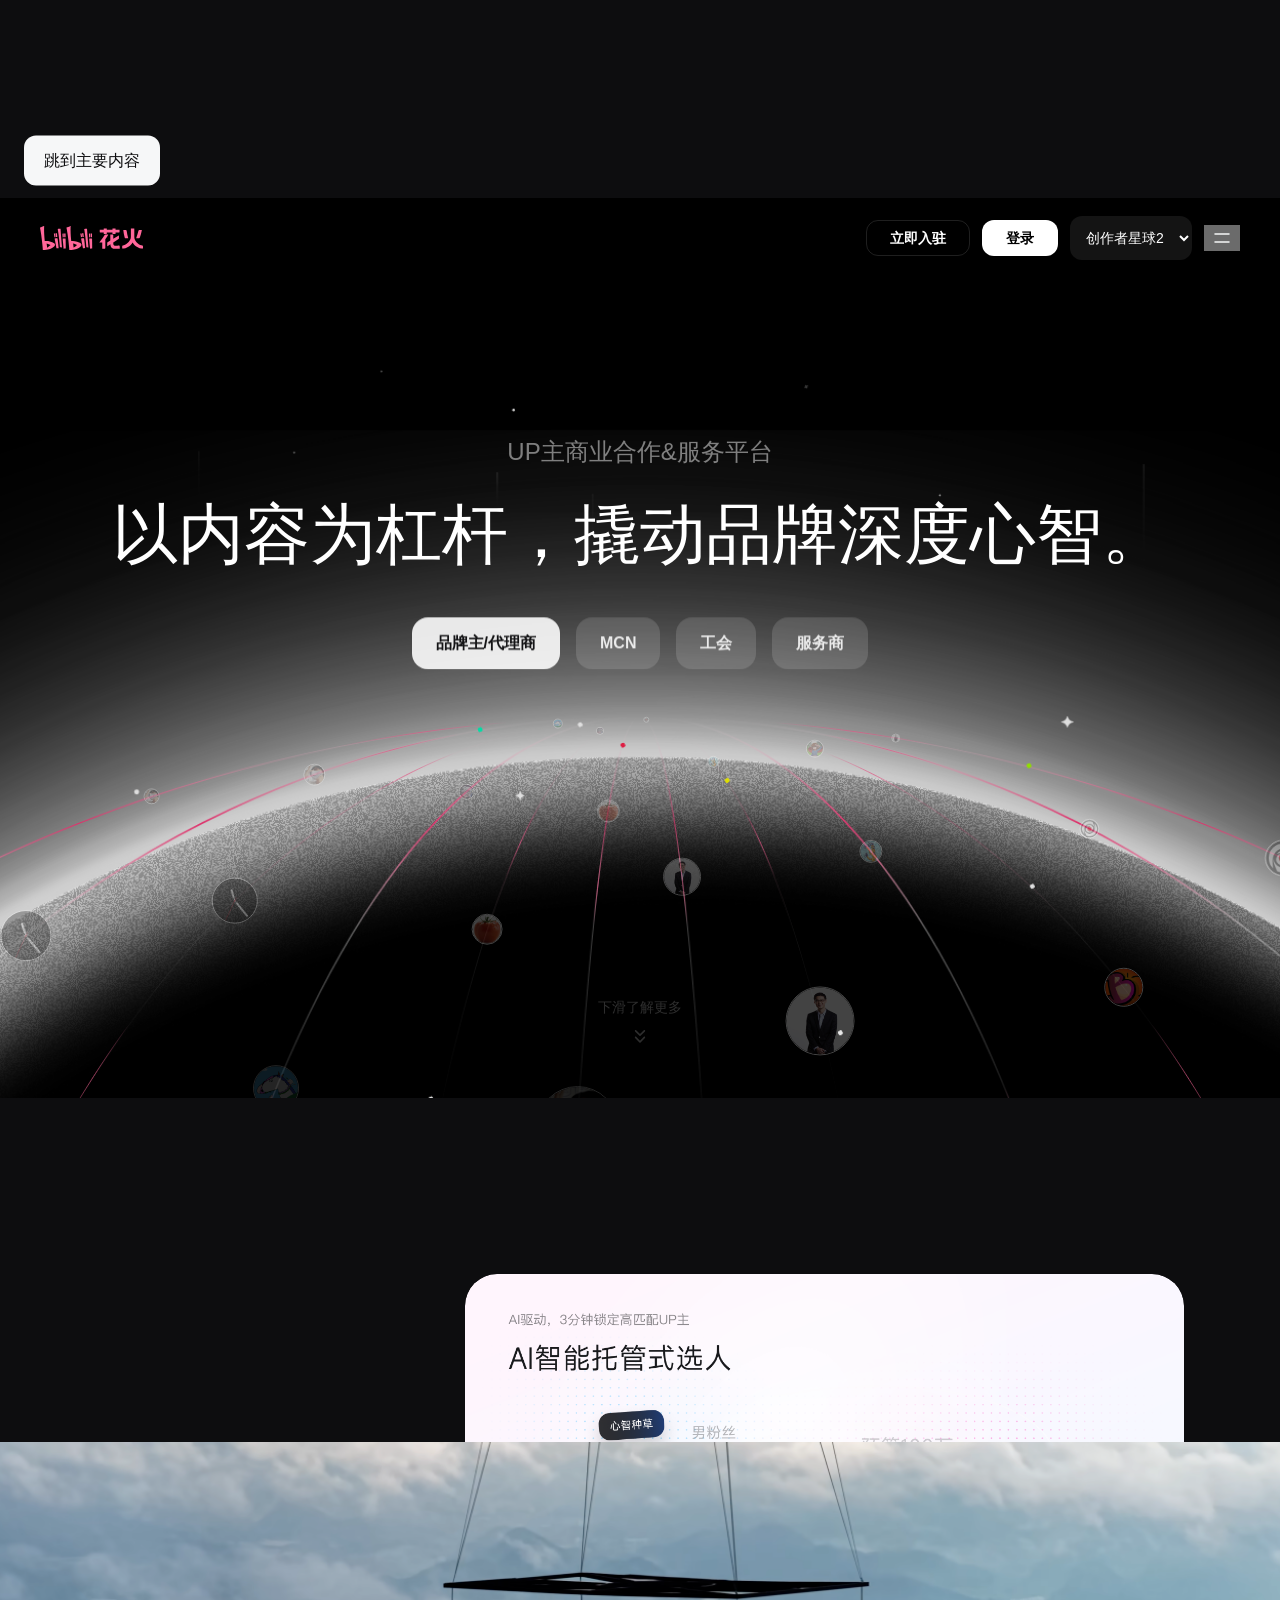
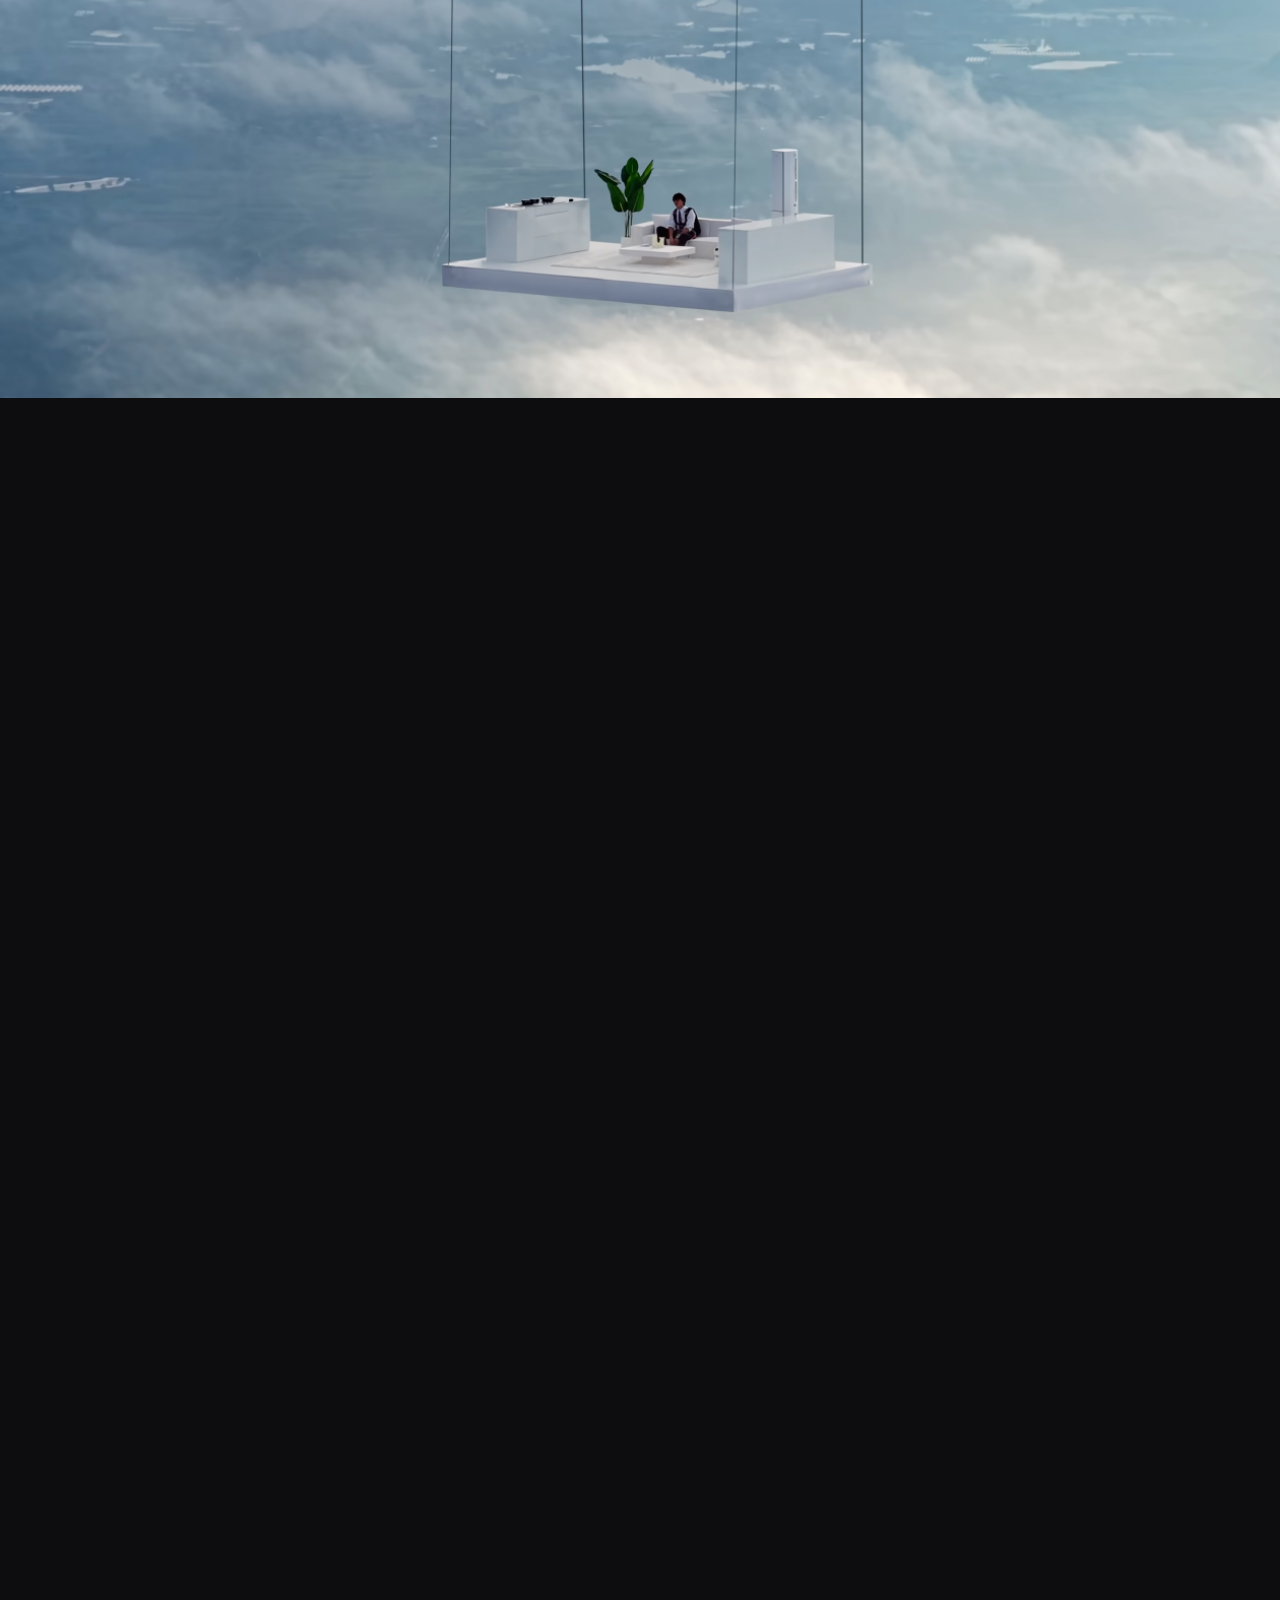
<file: scroll-demo-planet2.html>
<!doctype html>
<html lang="zh-CN" data-mode="dark" data-hero-effect="planet" data-hero-variant="planet2" class="is-linear planet2-intro-pending" data-theme-home="index.html">
<head>
  <meta charset="utf-8">
  <meta name="viewport" content="width=device-width, initial-scale=1">
  <meta name="description" content="花火官网动态交互 Demo：按滚动顺序展示品牌主张、合作服务、案例与合作指南。">
  <meta name="color-scheme" content="light dark">
  <script src="scroll-demo-theme-router.js?v=20261126-editorial-v1"></script>
  <title>花火 · 创作者星球2</title>
  <link rel="stylesheet" href="scroll-demo-planet2.css?v=20261126-flow-v2">
  <link rel="stylesheet" href="scroll-demo-planet2-opening.css?v=20261126-scroll-v1">
  <link rel="stylesheet" href="scroll-demo-planet2-services.css?v=20261126-stack-v5">
  <link rel="stylesheet" href="scroll-demo-planet2-cases.css?v=20261126-cases-v1">
  <script src="assets/planet2-figma/manifest.js?v=20261126-planet2-hero-v2" defer></script>
  <script src="scroll-demo-planet2.js?v=20261126-cases-v1" defer></script>
  <script src="scroll-demo-planet2-hero.js?v=20261126-flow-v2" defer></script>
</head>
<body>
  <a class="skip-link" href="#story">跳到主要内容</a>

  <header class="demo-header" data-header>
    <a class="demo-brand" href="#story" data-jump="hero" aria-label="花火首页">
      <img class="demo-brand-logo" src="assets/huahuo-logo.svg" width="103" height="24" alt="bilibili 花火">
    </a>
    <nav class="demo-nav" id="demo-site-nav" aria-label="主要导航">
      <a href="#story" data-jump="hero" aria-current="page">首页</a>
      <button class="demo-contact-trigger" type="button" data-contact="awards" aria-haspopup="dialog" aria-controls="demo-contact-dialog">花火奖</button>
      <button class="demo-contact-trigger" type="button" data-contact="help" aria-haspopup="dialog" aria-controls="demo-contact-dialog">帮助中心</button>
      <button class="demo-contact-trigger" type="button" data-contact="service" aria-haspopup="dialog" aria-controls="demo-contact-dialog">联系客服</button>
      <button class="demo-contact-trigger" type="button" data-contact="email" aria-haspopup="dialog" aria-controls="demo-contact-dialog">联系邮箱</button>
    </nav>
    <div class="demo-actions">
      <button class="planet-only planet-header-join" type="button" data-contact="join" aria-haspopup="dialog" aria-controls="demo-contact-dialog">立即入驻</button>
      <button class="theme-toggle" type="button" data-theme-toggle aria-label="切换暗色主题">
        <span aria-hidden="true">◐</span><span class="sr-only">切换暗色主题</span>
      </button>
      <button class="login-button" type="button" data-contact="login" aria-haspopup="dialog" aria-controls="demo-contact-dialog"><span class="planet-original-label">立即登录</span><span class="planet-only">登录</span></button>
      <select class="hero-effect-select" data-hero-effect-select aria-label="首屏视觉效果"><option value="meteor">流星汇聚</option><option value="cinema">粒子汇聚</option><option value="planet">创作者星球</option><option value="planet2" selected>创作者星球2</option></select>
      <button class="demo-menu-toggle" type="button" data-menu-toggle aria-label="展开导航菜单" aria-controls="demo-site-nav" aria-expanded="false"><svg viewBox="0 0 24 24" aria-hidden="true"><path d="M5 8h14M5 16h14"/></svg></button>
    </div>
  </header>

  <dialog class="demo-contact-dialog" id="demo-contact-dialog" aria-labelledby="demo-contact-title" aria-describedby="demo-contact-message">
    <div class="demo-contact-heading"><h2 id="demo-contact-title">联系客服</h2><button class="demo-contact-close" type="button" data-contact-close aria-label="关闭提示"><svg viewBox="0 0 24 24" aria-hidden="true"><path d="m6 6 12 12M18 6 6 18"/></svg></button></div>
    <p id="demo-contact-message">客服入口待补充。</p>
    <button class="demo-contact-confirm" type="button" data-contact-close>知道了</button>
  </dialog>

  <main id="story" tabindex="-1">
    <section class="story-track" data-story-track aria-label="花火官网滚动叙事">
      <div class="story-stage" data-story-stage>


        <section class="story-scene scene-hero is-active" data-scene="hero" aria-labelledby="hero-title">
          <canvas class="hero-dots" data-hero-dots data-hero-shape="logo" aria-hidden="true"></canvas>
          <div class="planet2-avatar-layer" data-planet2-avatar-layer aria-label="创作者星球上的UP主"></div>
          <div class="hero-copy">
            <div class="planet2-copy-reveal">
            <p class="scene-kicker"><span class="planet-original-label">UP 主商业合作 &amp; 服务平台</span><span class="planet-only">UP主商业合作&amp;服务平台</span></p>
            <h1 id="hero-title"><span data-opening-line><span class="planet-title-ink">以<span class="planet-title-strong">内容</span>为杠杆，</span></span><span data-opening-line><span class="planet-title-ink">撬动品牌<span class="hero-emphasis">深度心智<svg class="hero-underline" width="214" height="20" viewBox="0 0 214 20" fill="none" xmlns="http://www.w3.org/2000/svg" aria-hidden="true"><path pathLength="1" d="M3.7334 12.1773C14.2065 9.04531 66.8621 0.969296 78.9056 3.47517C64.2432 5.14628 56.8705 13.2222 56.8705 15.832C85.4528 10.4384 185.615 -0.0457783 209.233 15.832" stroke-width="6" stroke-linecap="square" stroke="url(#paint0_linear_85_36665)"/><defs><linearGradient id="paint0_linear_85_36665" x1="43.9689" y1="10.3642" x2="142.364" y2="7.99311" gradientUnits="userSpaceOnUse"><stop stop-color="#FF3077"/><stop offset="1" stop-color="#FF47DD"/></linearGradient></defs></svg></span><span class="planet-title-strong">。</span></span></span></h1>
            <div class="hero-actions">
              <button class="primary-button planet-original-action" type="button" data-contact="login" aria-haspopup="dialog" aria-controls="demo-contact-dialog">立即登录</button>
              <button class="secondary-button planet-original-action" type="button" data-contact="join" aria-haspopup="dialog" aria-controls="demo-contact-dialog">立即入驻</button>
              <button class="planet-only planet-role-action primary-button" type="button" data-contact="brand" aria-haspopup="dialog" aria-controls="demo-contact-dialog">品牌主/代理商</button>
              <button class="planet-only planet-role-action secondary-button" type="button" data-contact="mcn" aria-haspopup="dialog" aria-controls="demo-contact-dialog">MCN</button>
              <button class="planet-only planet-role-action secondary-button" type="button" data-contact="guild" aria-haspopup="dialog" aria-controls="demo-contact-dialog">工会</button>
              <button class="planet-only planet-role-action secondary-button" type="button" data-contact="provider" aria-haspopup="dialog" aria-controls="demo-contact-dialog">服务商</button>
            </div>
            </div>
          </div>
        <a class="planet-only planet-scroll-cue" href="#demo-values" data-jump="values"><span>下滑了解更多</span><img src="assets/planet-figma/imgWebIconIconLineDoublearrowdown1.svg" width="20" height="20" alt=""></a>
        </section>



        <section class="story-scene scene-values" data-scene="values" aria-labelledby="values-title">
          <div class="section-heading">
            <p class="scene-kicker"><span class="planet-original-label">UP主商业合作&amp;服务平台</span><span class="planet-only" data-planet-title-target><span data-handoff-line>以内容为杠杆，</span><span data-handoff-line>撬动品牌深度心智。</span></span></p>
            <h2 id="values-title"><span class="planet-original-label" data-opening-line>以内容为杠杆，</span> <span class="planet-original-label" data-opening-line>撬动品牌深度心智。</span><span class="planet-only">把内容变成可持续的品牌资产</span></h2>
            <p>从一次合作开始，把内容变成可持续的品牌资产。</p>
          </div>
          <div class="value-grid" data-values>
            <article class="value-card t-tilt"><div class="value-card-surface t-tilt-card"><svg class="value-graphic planet-original-graphic" aria-hidden="true" focusable="false" width="72" height="72" viewBox="0 0 72 72" fill="none" xmlns="http://www.w3.org/2000/svg">
<path d="M44.3193 1.52393C48.5574 1.52393 52.6321 2.24136 56.4248 3.56201C57.2067 3.83452 57.6196 4.68914 57.3477 5.47119C57.2543 5.7392 57.0915 5.9626 56.8877 6.13135C56.8769 6.1405 56.8655 6.14887 56.8545 6.15771C56.8389 6.16989 56.8236 6.18232 56.8076 6.19385C56.5587 6.37764 56.2521 6.48779 55.9189 6.48779C51.5305 6.48785 47.3396 7.32362 43.4951 8.84424C59.0537 13.1373 70.4804 27.3877 70.4805 44.3101C70.4805 48.5476 69.7632 52.6213 68.4424 56.4136C68.191 57.1354 67.4435 57.5415 66.7148 57.3862C66.7129 57.3858 66.7109 57.3857 66.709 57.3853C66.6783 57.3786 66.6478 57.3705 66.6172 57.3618C66.5915 57.3548 66.5661 57.3477 66.541 57.3394C66.5382 57.3384 66.535 57.3384 66.5322 57.3374C66.5269 57.3355 66.5219 57.3325 66.5166 57.3306C65.9327 57.1254 65.5131 56.5713 65.5127 55.9175C65.5127 51.5296 64.6767 47.3386 63.1562 43.4946C58.8624 59.0511 44.611 70.476 27.6875 70.4761C23.4494 70.4761 19.3748 69.7587 15.582 68.438C14.8003 68.1655 14.3875 67.3107 14.6592 66.5288C14.7364 66.3071 14.8617 66.1157 15.0176 65.9604C15.0239 65.954 15.0297 65.9472 15.0361 65.9409C15.0556 65.9222 15.0753 65.9038 15.0957 65.8862C15.12 65.8648 15.1452 65.8445 15.1709 65.8247C15.1748 65.8218 15.1787 65.8188 15.1826 65.8159C15.4341 65.6254 15.7472 65.5113 16.0869 65.5112C20.4756 65.5112 24.6671 64.6755 28.5117 63.1548C12.9533 58.8616 1.52738 44.6112 1.52734 27.689C1.52739 23.4514 2.24463 19.3777 3.56543 15.5854C3.83053 14.825 4.64616 14.4139 5.41016 14.6421C5.42324 14.6459 5.43629 14.6497 5.44922 14.6538C5.45791 14.6567 5.46692 14.6586 5.47559 14.6616C5.49119 14.6671 5.50618 14.6743 5.52148 14.6802C5.55123 14.6914 5.58056 14.7033 5.60938 14.7163C5.6156 14.7192 5.62176 14.7222 5.62793 14.7251C6.13809 14.9646 6.492 15.4818 6.49219 16.0825C6.49219 20.471 7.32965 24.6619 8.85059 28.5063C13.144 12.9493 27.3954 1.52413 44.3193 1.52393ZM44.3193 4.52393C27.3355 4.52415 13.2756 17.0536 10.8848 33.3716C10.7758 34.1152 10.1386 34.6485 9.40918 34.6519C9.40332 34.6519 9.39746 34.6518 9.3916 34.6519C9.3569 34.6516 9.32216 34.6506 9.28711 34.6479C9.26292 34.6463 9.23888 34.6439 9.21484 34.6411C9.20432 34.6398 9.19317 34.6397 9.18262 34.6382C9.17503 34.6371 9.1677 34.6345 9.16016 34.6333C9.12272 34.6275 9.08567 34.6204 9.04883 34.6118C9.03967 34.6096 9.03057 34.6073 9.02148 34.605C8.63325 34.507 8.28442 34.2563 8.0752 33.8784C6.57203 31.1635 5.40354 28.2381 4.62207 25.1587C4.56027 25.9939 4.52735 26.8377 4.52734 27.689C4.52738 44.671 17.0584 58.7292 33.3789 61.1196C34.1692 61.2356 34.7225 61.9491 34.6533 62.7349C34.6525 62.7449 34.6514 62.7552 34.6504 62.7651C34.6484 62.7838 34.6482 62.8031 34.6455 62.8218C34.6437 62.8342 34.6398 62.8466 34.6377 62.8589C34.6328 62.8883 34.6267 62.9177 34.6201 62.9468C34.617 62.9601 34.6138 62.9737 34.6104 62.9868C34.6003 63.0263 34.5884 63.0655 34.5752 63.104C34.5729 63.1104 34.5707 63.1172 34.5684 63.1235C34.4495 63.454 34.216 63.7448 33.8848 63.9282C31.1699 65.4312 28.2443 66.5989 25.165 67.3804C25.9978 67.4418 26.8388 67.4761 27.6875 67.4761C44.6713 67.4759 58.731 54.9462 61.1221 38.6284C61.2309 37.8852 61.8677 37.352 62.5967 37.3481C62.6025 37.3481 62.6084 37.3482 62.6143 37.3481C62.6496 37.3484 62.685 37.3493 62.7207 37.3521C62.7433 37.3536 62.7657 37.3563 62.7881 37.3589C62.7999 37.3603 62.8123 37.3601 62.8242 37.3618C62.8331 37.3631 62.8418 37.3662 62.8506 37.3677C62.884 37.373 62.9173 37.3787 62.9502 37.3862C62.9636 37.3894 62.977 37.3925 62.9902 37.396C63.0304 37.4063 63.0702 37.4185 63.1094 37.4321C63.1143 37.4339 63.1191 37.4362 63.124 37.438C63.4548 37.5567 63.7461 37.79 63.9297 38.1216C65.4338 40.8383 66.6033 43.7656 67.3848 46.8472C67.4469 46.0097 67.4805 45.1637 67.4805 44.3101C67.4804 27.3282 54.9492 13.2699 38.6289 10.8794C37.8855 10.7704 37.3522 10.133 37.3486 9.40381C37.3486 9.39799 37.3486 9.39205 37.3486 9.38623C37.3489 9.35157 37.3499 9.31675 37.3525 9.28174C37.3542 9.25792 37.3566 9.23412 37.3594 9.21045C37.3607 9.19952 37.3607 9.18819 37.3623 9.17725C37.3635 9.16906 37.3659 9.16096 37.3672 9.15283C37.3727 9.11774 37.3798 9.08292 37.3877 9.04834C37.3905 9.03628 37.3933 9.02414 37.3965 9.01221C37.4066 8.97268 37.4184 8.93361 37.4316 8.89502C37.4339 8.88854 37.4361 8.88192 37.4385 8.87549C37.5573 8.54523 37.7901 8.25424 38.1211 8.0708C40.8357 6.56793 43.7608 5.39913 46.8398 4.61768C46.0078 4.55635 45.1673 4.52393 44.3193 4.52393ZM36.4277 24.0327C43.4699 24.0327 49.1797 29.7409 49.1797 36.7827C49.1797 43.8245 43.4699 49.5327 36.4277 49.5327C29.3859 49.5324 23.6768 43.8243 23.6768 36.7827C23.6768 29.7411 29.3859 24.0331 36.4277 24.0327ZM36.4277 27.0327C31.0424 27.0331 26.6768 31.3983 26.6768 36.7827C26.6768 42.1671 31.0424 46.5324 36.4277 46.5327C41.8133 46.5327 46.1797 42.1673 46.1797 36.7827C46.1797 31.3981 41.8134 27.0327 36.4277 27.0327Z" fill="currentColor" fill-opacity="0.3"/>
</svg><img class="value-graphic planet-only" src="assets/planet2-figma/value-icon-1.svg" width="56" height="56" alt="" aria-hidden="true"><div><h3>破圈共创</h3><p>跨圈层连接多元兴趣，以内容共创拓展品牌触点，持续驱动品牌新增长。</p></div><div class="t-tilt-glare" aria-hidden="true"></div></div></article>
            <article class="value-card t-tilt"><div class="value-card-surface t-tilt-card"><svg class="value-graphic planet-original-graphic" aria-hidden="true" focusable="false" width="72" height="72" viewBox="0 0 72 72" fill="none" xmlns="http://www.w3.org/2000/svg">
<g clip-path="url(#clip0_179_16445)">
<path d="M41.3262 43.5161C44.7513 43.5162 47.5283 46.2931 47.5283 49.7183C47.5283 50.8859 47.2037 51.9771 46.6426 52.9097C51.9351 52.7728 57.0379 50.8736 61.1338 47.5005L63.165 45.8276C66.6453 42.9621 71.8905 45.4375 71.8906 49.9458V50.3481C71.8905 53.0009 70.7039 55.5143 68.6562 57.2007L67.9629 57.772C59.9892 64.3385 49.9809 67.9301 39.6514 67.9302H1.61133C0.783046 67.9302 0.111564 67.2584 0.111328 66.4302C0.111431 65.6018 0.782964 64.9302 1.61133 64.9302H39.6514C49.285 64.9301 58.6191 61.5807 66.0557 55.4565L66.75 54.8853C68.1055 53.7687 68.8905 52.1043 68.8906 50.3481V49.9458C68.8905 47.973 66.5954 46.8895 65.0723 48.1431L63.04 49.8159C58.2488 53.7617 52.2352 55.9194 46.0283 55.9194H41.3662C41.3529 55.9195 41.3395 55.9204 41.3262 55.9204H31.292C30.9296 55.9203 30.5972 55.7916 30.3379 55.5776C30.3009 55.5471 30.2653 55.5148 30.2314 55.481C29.96 55.2095 29.7921 54.8345 29.792 54.4204C29.792 53.8257 30.1387 53.3124 30.6406 53.0698C30.8379 52.9743 31.059 52.9194 31.293 52.9194H41.3672C43.1165 52.8973 44.5282 51.4728 44.5283 49.7183C44.5283 47.9499 43.0945 46.5162 41.3262 46.5161H26.9736C25.1701 46.5161 24.394 46.5191 23.6436 46.6128C22.5046 46.7551 21.3905 47.0533 20.333 47.4995C19.6363 47.7935 18.9623 48.1797 17.4004 49.0815C15.901 49.9472 15.0428 50.4454 14.1348 50.8286C12.8236 51.3819 11.4424 51.7518 10.0303 51.9282C9.05219 52.0504 8.05987 52.0483 6.32812 52.0483H3.41113C2.58289 52.0483 1.91143 51.3765 1.91113 50.5483C1.91113 49.7199 2.58271 49.0483 3.41113 49.0483H6.32812C8.13175 49.0483 8.90778 49.0454 9.6582 48.9517C10.7971 48.8094 11.9113 48.5112 12.9687 48.0649C13.6655 47.7709 14.3386 47.3846 15.9004 46.4829C17.3999 45.6171 18.258 45.1191 19.166 44.7358C20.4774 44.1824 21.8591 43.8117 23.2715 43.6353C24.2496 43.5131 25.2419 43.5161 26.9736 43.5161H41.3262ZM16.5098 4.06982C26.0367 4.0699 34.1739 10.0171 37.4141 18.4009C40.6542 10.0171 48.7914 4.06998 58.3184 4.06982H61.4902L61.4893 5.56982C61.4891 17.9433 51.4585 27.9741 39.085 27.9741H38.9141V36.2876C38.9141 36.9607 38.4709 37.5303 37.8603 37.7202L37.7168 37.7573C37.6678 37.7674 37.618 37.7746 37.5674 37.7798C37.517 37.7849 37.4658 37.7876 37.4141 37.7876C37.3623 37.7876 37.3112 37.7849 37.2607 37.7798C37.1598 37.7695 37.0618 37.7495 36.9678 37.7202C36.733 37.6471 36.5231 37.5178 36.3535 37.3481C36.2518 37.2464 36.1649 37.1299 36.0957 37.0024C36.0726 36.96 36.0512 36.9164 36.0322 36.8716C35.9943 36.7819 35.9643 36.6879 35.9443 36.5903C35.9243 36.4927 35.9141 36.3912 35.9141 36.2876V27.9741H35.7432C23.3697 27.974 13.339 17.9433 13.3389 5.56982L13.3379 4.06982H16.5098ZM16.3955 7.06982C17.1614 17.0855 25.5313 24.974 35.7432 24.9741H35.8564C35.0905 14.9585 26.7216 7.06992 16.5098 7.06982H16.3955ZM58.3184 7.06982C48.1066 7.07002 39.7376 14.9586 38.9717 24.9741H39.085C49.2969 24.9741 57.6667 17.0856 58.4326 7.06982H58.3184Z" fill="currentColor" fill-opacity="0.3"/>
</g>
<defs>
<clipPath id="clip0_179_16445">
<rect width="72" height="72" fill="currentColor"/>
</clipPath>
</defs>
</svg><img class="value-graphic planet-only" src="assets/planet2-figma/value-icon-2.svg" width="56" height="56" alt="" aria-hidden="true"><div><h3>生态普惠</h3><p>让肩腰部达人被看见，以真实表达连接细分人群，释放多元创作者的影响力。</p></div><div class="t-tilt-glare" aria-hidden="true"></div></div></article>
            <article class="value-card t-tilt"><div class="value-card-surface t-tilt-card"><svg class="value-graphic planet-original-graphic" aria-hidden="true" focusable="false" width="72" height="72" viewBox="0 0 72 72" fill="none" xmlns="http://www.w3.org/2000/svg">
<path d="M49.5527 1.70605C53.0089 1.70625 55.2422 5.11351 55.2422 8.52637V9.95605C55.2422 12.6681 54.3756 15.2727 53.5791 17.4844H62.9697C64.0648 17.4844 64.9766 17.4833 65.7188 17.5439C66.4784 17.606 67.1918 17.7404 67.8662 18.084C68.901 18.6113 69.7432 19.4525 70.2705 20.4873C70.6141 21.1617 70.7475 21.8752 70.8096 22.6348C70.8702 23.377 70.8691 24.2895 70.8691 25.3848V28.2158C70.8691 29.3111 70.8702 30.2236 70.8096 30.9658C70.7475 31.7254 70.614 32.4389 70.2705 33.1133C69.7432 34.1481 68.901 34.9893 67.8662 35.5166C67.1918 35.8602 66.4784 35.9946 65.7188 36.0566C64.9766 36.1173 64.0649 36.1162 62.9697 36.1162H62.9131L60.4229 57.6377C60.1938 59.6178 60.0135 61.1883 59.7676 62.4492C59.5181 63.7285 59.1814 64.804 58.584 65.7744C57.6105 67.3553 56.1951 68.6171 54.5127 69.4023C53.4801 69.8842 52.3727 70.0945 51.0732 70.1953C49.7923 70.2946 48.2113 70.2939 46.2178 70.2939H25.7793C23.7857 70.2939 22.2048 70.2947 20.9238 70.1953C19.6245 70.0945 18.5179 69.8842 17.4854 69.4023C15.8028 68.617 14.3866 67.3556 13.4131 65.7744C12.8156 64.804 12.48 63.7286 12.2305 62.4492C11.9846 61.1882 11.8033 59.618 11.5742 57.6377L9.08398 36.1162H9.0293C7.93403 36.1162 7.02152 36.1173 6.2793 36.0566C5.51967 35.9946 4.80625 35.8602 4.13184 35.5166C3.09706 34.9893 2.25579 34.1481 1.72852 33.1133C1.38486 32.4388 1.25056 31.7255 1.18848 30.9658C1.12784 30.2236 1.12891 29.3111 1.12891 28.2158V25.3848C1.12891 24.2895 1.12783 23.377 1.18848 22.6348C1.25057 21.8751 1.38489 21.1617 1.72852 20.4873C2.2558 19.4526 3.09712 18.6112 4.13184 18.084C4.80622 17.7404 5.5197 17.606 6.2793 17.5439C7.02152 17.4833 7.93404 17.4844 9.0293 17.4844H19.2715C18.475 15.2727 17.6074 12.6681 17.6074 9.95605V8.52637C17.6074 5.11357 19.8408 1.70638 23.2969 1.70605C29.234 1.70605 34.0907 5.95428 36.4248 11.8672C38.7589 5.95434 43.6157 1.70618 49.5527 1.70605ZM14.5547 57.293C14.7891 59.3193 14.9563 60.7546 15.1748 61.875C15.3897 62.9769 15.6348 63.6603 15.9678 64.2012C16.6338 65.283 17.6027 66.1463 18.7539 66.6836C19.3295 66.9522 20.0361 67.1172 21.1553 67.2041C22.2934 67.2924 23.7391 67.2939 25.7793 67.2939H34.499V36.1162H12.1045L14.5547 57.293ZM37.499 67.2939H46.2178C48.258 67.2939 49.7036 67.2924 50.8418 67.2041C51.9609 67.1173 52.6676 66.9521 53.2432 66.6836C54.3943 66.1463 55.3632 65.2829 56.0293 64.2012C56.3623 63.6603 56.6073 62.9769 56.8223 61.875C57.0407 60.7546 57.2089 59.3193 57.4434 57.293L59.8926 36.1162H37.499V67.2939ZM9.0293 20.4844C7.88457 20.4844 7.11517 20.4858 6.52344 20.5342C5.94989 20.5811 5.67522 20.6646 5.49414 20.7568C5.02379 20.9965 4.64106 21.3793 4.40137 21.8496C4.30915 22.0307 4.22562 22.3052 4.17871 22.8789C4.13036 23.4706 4.12891 24.24 4.12891 25.3848V28.2158C4.12891 29.3606 4.13037 30.1299 4.17871 30.7217C4.22561 31.2954 4.30915 31.5699 4.40137 31.751C4.64105 32.2214 5.02374 32.6041 5.49414 32.8438C5.67522 32.936 5.94977 33.0195 6.52344 33.0664C7.11517 33.1147 7.88456 33.1162 9.0293 33.1162H62.9697C64.1144 33.1162 64.8829 33.1147 65.4746 33.0664C66.0487 33.0195 66.3238 32.936 66.5049 32.8438C66.9751 32.604 67.3571 32.2212 67.5967 31.751C67.6889 31.5699 67.7734 31.2955 67.8203 30.7217C67.8687 30.1299 67.8691 29.3606 67.8691 28.2158V25.3848C67.8691 24.24 67.8687 23.4706 67.8203 22.8789C67.7734 22.305 67.6889 22.0307 67.5967 21.8496C67.3571 21.3793 66.9751 20.9965 66.5049 20.7568C66.3238 20.6646 66.0487 20.5811 65.4746 20.5342C64.8829 20.4858 64.1144 20.4844 62.9697 20.4844H9.0293ZM23.2969 4.70605C22.1255 4.70644 20.6074 6.06343 20.6074 8.52637V9.95605C20.6074 12.5044 21.5463 14.9354 22.46 17.4844H34.7832C33.8848 9.99387 28.8322 4.70605 23.2969 4.70605ZM49.5527 4.70605C44.0175 4.70622 38.9648 9.99397 38.0664 17.4844H50.3887C51.3024 14.9353 52.2422 12.5046 52.2422 9.95605V8.52637C52.2422 6.06329 50.7241 4.70628 49.5527 4.70605Z" fill="currentColor" fill-opacity="0.3"/>
</svg><img class="value-graphic planet-only" src="assets/planet2-figma/value-icon-3.svg" width="56" height="56" alt="" aria-hidden="true"><div><h3>深度定制</h3><p>让品牌诉求融入创作，以高契合度传递内容价值，打造用户愿意观看的表达。</p></div><div class="t-tilt-glare" aria-hidden="true"></div></div></article>
            <article class="value-card t-tilt"><div class="value-card-surface t-tilt-card"><svg class="value-graphic planet-original-graphic" aria-hidden="true" focusable="false" width="72" height="72" viewBox="0 0 72 72" fill="none" xmlns="http://www.w3.org/2000/svg">
<path d="M37.998 2.14941C58.1273 2.14955 67.4841 18.9855 67.4844 29.8867C67.4844 36.1402 65.4457 41.112 63.0117 45.2979C61.8017 47.3787 60.4834 49.284 59.2803 51.0322C58.0619 52.8026 56.9765 54.3922 56.1494 55.9316C55.859 56.4722 55.7986 56.5947 55.7285 56.8662C55.6783 57.0606 55.6417 57.4608 55.6553 57.6611C55.6734 57.9273 55.7296 58.1326 55.9902 58.9512L59.1387 68.8359L57.709 69.291L56.2803 69.7461L53.1318 59.8613C52.8995 59.1317 52.7096 58.562 52.6621 57.8643C52.6268 57.3437 52.6939 56.6225 52.8242 56.1172C52.9956 55.4534 53.2228 55.0404 53.5068 54.5117C54.4255 52.8019 55.608 51.0756 56.8086 49.3311C58.0245 47.5643 59.2765 45.7548 60.4189 43.79C62.69 39.8843 64.4844 35.4369 64.4844 29.8867C64.4841 20.2475 56.1014 5.14955 37.998 5.14941C23.9422 5.14941 17.2226 16.1952 14.5205 23.6768C14.2679 24.3761 14.1834 24.6169 14.1045 25.0352C14.0447 25.3523 14.002 25.8815 14.0107 26.2041C14.0221 26.6214 14.0848 26.9711 14.2715 27.9561L14.7832 30.6582C14.8157 30.8296 14.8881 31.1559 14.8711 31.4951C14.8579 31.7588 14.8026 32.0191 14.708 32.2656C14.5864 32.5824 14.3891 32.8514 14.29 32.9951L7.98047 42.1445L13.4434 47.2998C13.5415 47.3924 13.711 47.545 13.8691 47.7393L14.0205 47.9473L14.124 48.123C14.1876 48.2427 14.2408 48.3677 14.2842 48.4961L14.3418 48.6914L14.3887 48.9443C14.4214 49.1926 14.416 49.4198 14.416 49.5547V57.752C14.416 58.6422 14.421 58.9007 14.4482 59.0684C14.6602 60.3735 15.8524 61.2884 17.168 61.1553C17.337 61.1381 17.5883 61.0759 18.4473 60.8457C19.182 60.6488 19.7293 60.4971 20.2021 60.4492C23.0964 60.1565 25.7182 62.1677 26.1846 65.0391C26.2608 65.5083 26.2559 66.0761 26.2559 66.8369V69.291H23.2559V66.8369C23.2559 65.9471 23.2508 65.6882 23.2236 65.5205C23.0117 64.2153 21.8195 63.3006 20.5039 63.4336C20.3349 63.4507 20.0838 63.5129 19.2246 63.7432C18.4899 63.94 17.9426 64.0918 17.4697 64.1396C14.5753 64.4325 11.9536 62.4204 11.4873 59.5488C11.4112 59.0797 11.416 58.5125 11.416 57.752V49.5117C11.4063 49.5025 11.3958 49.4928 11.3848 49.4824L4.98633 43.4434C4.44808 42.9354 4.36036 42.1104 4.78027 41.501L11.8203 31.292C11.8285 31.2801 11.8355 31.2683 11.8428 31.2578C11.8404 31.245 11.8387 31.2312 11.8359 31.2168L11.3242 28.5146C11.1498 27.5943 11.0309 26.991 11.0117 26.2852C10.9972 25.7489 11.0569 25.0066 11.1562 24.4795C11.2856 23.7939 11.4511 23.3424 11.6982 22.6582C14.527 14.8258 21.9739 2.14941 37.998 2.14941ZM36.9727 24.0479C37.601 24.0794 38.1433 24.4998 38.3301 25.1006L41.3301 34.748L43.1768 29.3975L43.2598 29.2021C43.4831 28.7661 43.9095 28.4619 44.4043 28.3984C44.97 28.326 45.5279 28.5808 45.8438 29.0557L48.459 32.9873H53.9619C54.7901 32.9876 55.4619 33.659 55.4619 34.4873C55.4617 35.3154 54.79 35.987 53.9619 35.9873H47.6553C47.1534 35.9872 46.6843 35.7361 46.4062 35.3184L45.0234 33.2402L42.6748 40.0508C42.4632 40.6634 41.8815 41.0715 41.2334 41.0615C40.5853 41.0515 40.0168 40.6257 39.8242 40.0068L36.6787 29.8936L32.3193 40.1484C32.0999 40.6643 31.6108 41.0154 31.0518 41.0576C30.4929 41.0996 29.9565 40.8265 29.6621 40.3496L26.9717 35.9873H20.5752C19.747 35.9872 19.0754 35.3155 19.0752 34.4873C19.0752 33.6589 19.7468 32.9874 20.5752 32.9873H27.8096L28.002 33C28.4469 33.0576 28.8468 33.3125 29.0859 33.7002L30.6924 36.3057L35.5176 24.959L35.5674 24.8535C35.8362 24.3366 36.3837 24.0185 36.9727 24.0479Z" fill="currentColor" fill-opacity="0.3"/>
</svg><img class="value-graphic planet-only" src="assets/planet2-figma/value-icon-4.svg" width="56" height="56" alt="" aria-hidden="true"><div><h3>心智深耕</h3><p>让优质内容持续沉淀，将品牌认知积累为内容资产，为品牌生命周期注入活力。</p></div><div class="t-tilt-glare" aria-hidden="true"></div></div></article>
          </div>
        </section>

        <section class="story-scene scene-services-intro" data-scene="services-intro" aria-labelledby="planet2-services-overview-title">
          <div class="services-intro-content">
            <section class="planet2-service-overview" aria-labelledby="planet2-services-overview-title">
              <div class="planet2-service-overview-copy">
                <p class="planet2-service-overview-kicker">平台服务</p>
                <h2 id="planet2-services-overview-title">提供订单前中后全流程一站式服务</h2>
                <nav class="planet2-service-overview-nav" aria-label="平台服务内容">
                  <button type="button" data-planet2-service-jump="selection" aria-current="step"><span aria-hidden="true">01</span><span>选人撮合-找UP主</span><span class="planet2-service-progress" aria-hidden="true"><img src="assets/planet2-figma/service-progress-line.svg" width="85" height="4" alt=""></span></button>
                  <button type="button" data-planet2-service-jump="delivery"><span aria-hidden="true">02</span><span>合作履约-跟执行</span><span class="planet2-service-progress" aria-hidden="true"><img src="assets/planet2-figma/service-progress-line.svg" width="85" height="4" alt=""></span></button>
                  <button type="button" data-planet2-service-jump="analysis"><span aria-hidden="true">03</span><span>投后分析-看数据</span><span class="planet2-service-progress" aria-hidden="true"><img src="assets/planet2-figma/service-progress-line.svg" width="85" height="4" alt=""></span></button>
                </nav>
              </div>
              <div class="planet2-service-overview-art" data-planet2-service-stage>
                <section class="planet2-service-topic" data-planet2-service-topic="selection" aria-labelledby="planet2-topic-selection">
                  <h3 class="sr-only" id="planet2-topic-selection" tabindex="-1">选人撮合-找UP主</h3>
                  <div class="planet2-service-stack">
                    <figure class="planet2-service-card" data-service-stack-card><img src="assets/planet2-services/pic01.png" width="1320" height="840" alt="AI智能托管式选人：AI驱动，3分钟锁定高匹配UP主，展示品牌需求分析与选人模型运算过程。" decoding="async"><figcaption class="sr-only">选人撮合 1/4：AI智能托管式选人。</figcaption><span class="planet2-service-card-shade" aria-hidden="true"></span></figure>
                    <figure class="planet2-service-card" data-service-stack-card><img src="assets/planet2-services/pic02.png" width="1320" height="840" alt="委托服务商协作模式：协助品牌推进选人匹配、建联撮合、创意策划、视频执行与数据复盘。" decoding="async"><figcaption class="sr-only">选人撮合 2/4：委托服务商协作模式。</figcaption><span class="planet2-service-card-shade" aria-hidden="true"></span></figure>
                    <figure class="planet2-service-card" data-service-stack-card><img src="assets/planet2-services/pic03.png" width="1320" height="840" alt="产品自助化模式：品牌通过平台自主筛选和联系UP主，匹配目标人群与合作需求。" decoding="async"><figcaption class="sr-only">选人撮合 3/4：产品自助化模式。</figcaption><span class="planet2-service-card-shade" aria-hidden="true"></span></figure>
                    <figure class="planet2-service-card" data-service-stack-card><img src="assets/planet2-services/pic04.png" width="1320" height="840" alt="花火平台节点活动与IP选人模式：围绕平台节点热度与活动，发现适合品牌的创作者。" decoding="async"><figcaption class="sr-only">选人撮合 4/4：平台节点活动与IP选人模式。</figcaption><span class="planet2-service-card-shade" aria-hidden="true"></span></figure>
                  </div>
                </section>
                <section class="planet2-service-topic" data-planet2-service-topic="delivery" aria-labelledby="planet2-topic-delivery">
                  <h3 class="sr-only" id="planet2-topic-delivery" tabindex="-1">合作履约-跟执行</h3>
                  <div class="planet2-service-stack">
                    <figure class="planet2-service-card" data-service-stack-card><img src="assets/planet2-services/pic05.png" width="1320" height="840" alt="纠纷自助解决：交易双方可协商提前终止合作，将订单款项按约定退款给客户或结算给UP主。" decoding="async"><figcaption class="sr-only">合作履约 1/3：纠纷自助解决。</figcaption><span class="planet2-service-card-shade" aria-hidden="true"></span></figure>
                    <figure class="planet2-service-card" data-service-stack-card><img src="assets/planet2-services/pic06.png" width="1320" height="840" alt="稿件保护：设置合作稿件保留时长，删除稿件需品牌主确认，终稿编辑记录可追溯。" decoding="async"><figcaption class="sr-only">合作履约 2/3：稿件保护。</figcaption><span class="planet2-service-card-shade" aria-hidden="true"></span></figure>
                    <figure class="planet2-service-card" data-service-stack-card><img src="assets/planet2-services/pic07.png" width="1320" height="840" alt="风险管理：同步UP主账号状态与合作异常，帮助品牌识别履约风险。" decoding="async"><figcaption class="sr-only">合作履约 3/3：风险管理。</figcaption><span class="planet2-service-card-shade" aria-hidden="true"></span></figure>
                  </div>
                </section>
                <section class="planet2-service-topic" data-planet2-service-topic="analysis" aria-labelledby="planet2-topic-analysis">
                  <h3 class="sr-only" id="planet2-topic-analysis" tabindex="-1">投后分析-看数据</h3>
                  <div class="planet2-service-stack">
                    <figure class="planet2-service-card" data-service-stack-card><img src="assets/planet2-services/pic08.png?v=20261126-final" width="2720" height="1360" alt="MATES人群资产模型：记录内容触点、人群认识、兴趣、信任、认同与转化，支持品牌投前策略、投放监测和投后度量。" decoding="async"><figcaption class="sr-only">投后分析：MATES人群资产模型。</figcaption><span class="planet2-service-card-shade" aria-hidden="true"></span></figure>
                  </div>
                </section>
              </div>
            </section>

          </div>
        </section>

        <section class="story-scene scene-service scene-service-service" data-scene="service" aria-labelledby="service-title">
          <div class="service-copy">
            <span class="service-symbol" aria-hidden="true"><svg viewBox="0 0 48 48" aria-hidden="true"><circle cx="15" cy="13" r="5"/><circle cx="34" cy="13" r="5"/><path d="M7 39V28a8 8 0 0 1 16 0v11H7Zm19 0V28a8 8 0 0 1 16 0v11H26Z"/></svg></span>
            <p class="scene-kicker">选人撮合</p>
            <h2 id="service-title">找 UP 主</h2>
            <p class="service-description">花火提供四种选人方式，连接品牌与合适的创作者。</p>
            <nav class="service-steps" aria-label="选人撮合内容"><button type="button" data-step="0" aria-label="查看AI 智能托管式选人" aria-current="step"><span>01</span>AI 智能托管式选人</button><button type="button" data-step="1" aria-label="查看委托服务商协作模式"><span>02</span>委托服务商协作模式</button><button type="button" data-step="2" aria-label="查看产品自主化模式"><span>03</span>产品自主化模式</button><button type="button" data-step="3" aria-label="查看花火平台节点活动 / IP 选人模式"><span>04</span>花火平台节点活动 / IP 选人模式</button></nav>
          </div>
          <div class="service-viewport"><div class="service-strip">
                <article class="service-frame" id="service-frame-0" aria-labelledby="service-frame-title-0">
                  <h3 id="service-frame-title-0">AI 智能托管式选人</h3>
                  <p>通过 AI 辅助选人，探索契合品牌需求的 UP 主。</p>
                  <div class="visual-placeholder" role="img" aria-label="AI 智能托管式选人示意图占位"><span>画面占位</span></div>
                </article>
                <article class="service-frame" id="service-frame-1" aria-labelledby="service-frame-title-1">
                  <h3 id="service-frame-title-1">委托服务商协作模式</h3>
                  <p>与服务商一起推进选人和内容合作。</p>
                  <div class="visual-placeholder" role="img" aria-label="委托服务商协作模式示意图占位"><span>画面占位</span></div>
                </article>
                <article class="service-frame" id="service-frame-2" aria-labelledby="service-frame-title-2">
                  <h3 id="service-frame-title-2">产品自主化模式</h3>
                  <p>使用平台产品，自主寻找并联系 UP 主。</p>
                  <div class="visual-placeholder" role="img" aria-label="产品自主化模式示意图占位"><span>画面占位</span></div>
                </article>
                <article class="service-frame" id="service-frame-3" aria-labelledby="service-frame-title-3">
                  <h3 id="service-frame-title-3">花火平台节点活动 / IP 选人模式</h3>
                  <p>围绕平台节点活动与 IP，发现合作机会。</p>
                  <div class="visual-placeholder" role="img" aria-label="花火平台节点活动 / IP 选人模式示意图占位"><span>画面占位</span></div>
                </article>
          </div></div>
        </section>
        <section class="story-scene scene-service scene-service-delivery" data-scene="delivery" aria-labelledby="delivery-title">
          <div class="service-copy">
            <span class="service-symbol" aria-hidden="true"><svg viewBox="0 0 48 48"><rect x="10" y="8" width="28" height="32" rx="6"/><path d="M17 18h14M17 25h14M17 32h8"/></svg></span>
            <p class="scene-kicker">订单履约</p>
            <h2 id="delivery-title">合作履约</h2>
            <p class="service-description">三项平台保障，陪伴每一次内容合作。</p>
            <nav class="service-steps" aria-label="订单履约内容"><button type="button" data-step="0" aria-label="查看纠纷自助解决" aria-current="step"><span>01</span>纠纷自助解决</button><button type="button" data-step="1" aria-label="查看稿件保护"><span>02</span>稿件保护</button><button type="button" data-step="2" aria-label="查看风险管理"><span>03</span>风险管理</button></nav>
          </div>
          <div class="service-viewport"><div class="service-strip">
                <article class="service-frame" id="delivery-frame-0" aria-labelledby="delivery-frame-title-0">
                  <h3 id="delivery-frame-title-0">纠纷自助解决</h3>
                  <p>为合作中的争议提供自助解决路径。</p>
                  <div class="visual-placeholder planet-original-label" role="img" aria-label="纠纷自助解决示意图占位"><span>画面占位</span></div><figure class="planet-only service-artwork"><img src="assets/planet-figma/service-delivery-dispute.png?v=20261125-service-materials-v25" width="854" height="1000" loading="lazy" decoding="async" alt="纠纷自助解决：支持交易双方协商提前终止合作，并将订单金额退款给客户或结算给UP主。"></figure>
                </article>
                <article class="service-frame" id="delivery-frame-1" aria-labelledby="delivery-frame-title-1">
                  <h3 id="delivery-frame-title-1">稿件保护</h3>
                  <p>围绕合作稿件，提供保护支持。</p>
                  <div class="visual-placeholder planet-original-label" role="img" aria-label="稿件保护示意图占位"><span>画面占位</span></div><figure class="planet-only service-artwork"><img src="assets/planet-figma/service-delivery-protection.png?v=20261125-service-materials-v25" width="854" height="1000" loading="lazy" decoding="async" alt="稿件保护：设置视频稿件保留时长，删除稿件需品牌主确认，终稿编辑在订单上留痕，可查看编辑历史。"></figure>
                </article>
                <article class="service-frame" id="delivery-frame-2" aria-labelledby="delivery-frame-title-2">
                  <h3 id="delivery-frame-title-2">风险管理</h3>
                  <p>为订单履约提供风险管理支持。</p>
                  <div class="visual-placeholder planet-original-label" role="img" aria-label="风险管理示意图占位"><span>画面占位</span></div><figure class="planet-only service-artwork"><img src="assets/planet-figma/service-delivery-risk.png?v=20261125-service-materials-v25" width="854" height="1000" loading="lazy" decoding="async" alt="风险管理：同步UP主封禁、注销和限流状态；异常账号无法下单，合作中注销或封禁自动终止订单并全额退款。"></figure>
                </article>
          </div></div>
        </section>
        <section class="story-scene scene-service scene-service-analysis" data-scene="analysis" aria-labelledby="analysis-title">
          <div class="service-copy">
            <span class="service-symbol" aria-hidden="true"><svg viewBox="0 0 48 48"><rect x="10" y="8" width="28" height="32" rx="6"/><path d="M17 18h14M17 25h14M17 32h8"/></svg></span>
            <p class="scene-kicker">投后分析</p>
            <h2 id="analysis-title">投后复盘</h2>
            <p class="service-description">用 metes 人群资产模型，让品牌资产清晰量化。</p>
            <nav class="service-steps" aria-label="投后分析内容"><button type="button" data-step="0" aria-label="查看metes 人群资产模型" aria-current="step"><span>01</span>metes 人群资产模型</button></nav>

          </div>
          <div class="service-viewport"><div class="service-strip">
                <article class="service-frame" id="analysis-frame-0" aria-labelledby="analysis-frame-title-0">
                  <h3 id="analysis-frame-title-0">metes 人群资产模型</h3>
                  <p>看见内容价值，让下一次共创更有方向。</p>
                  <div class="visual-placeholder planet-original-label" role="img" aria-label="metes 人群资产模型示意图占位"><span>画面占位</span></div><figure class="planet-only service-artwork"><img src="assets/planet-figma/service-analysis-mates.png?v=20261125-service-materials-v25" width="2720" height="1000" loading="lazy" decoding="async" alt="品牌MATES人群资产模型：内容触点全收录，认识、兴趣、信任、认同与转化逐层沉淀，连接用户关键行为和品牌诊断、投前策略、投放监测、投后度量。"></figure>
                </article>
          </div></div>
        </section>
        <section class="story-scene scene-cases-intro" data-scene="cases-intro" aria-labelledby="cases-intro-title">
          <div class="planet2-case-media-target" aria-hidden="true"></div>
          <div class="portal-copy">
            <p class="portal-kicker">合作案例</p>
            <h2 id="cases-intro-title" class="portal-heading">让每一次观看，都靠近品牌一点。</h2>
            <div class="portal-summary">
              <p class="portal-subtitle">了解真实效果。</p>
              <div class="case-controls"><button type="button" data-case-direction="-1" aria-label="上一个奖项">←</button><button type="button" data-case-direction="1" aria-label="下一个奖项">→</button></div>
            </div>
          </div>
          <figure class="case-film" data-case-film><img src="assets/planet2-cases/case-cloud-cover.png" alt="花火合作案例封面：云海中的悬空场景" width="1512" height="1079" decoding="async"></figure>
          <section class="case-awards" data-case-awards aria-labelledby="cases-title">
          <h2 id="cases-title" class="sr-only">花火奖优秀案例</h2>
          <div class="case-rail" data-case-rail>
            <article class="case-card case-card-large" data-award="annual"><div class="case-placeholder case-cover" data-case-cover><img src="assets/planet2-cases/case-cloud-cover.png" alt="年度最佳案例封面：云海中的悬空场景" width="1512" height="1079" decoding="async"><span class="case-award-badge"><span class="case-award-title">年度最佳</span></span></div><p>年度最佳 · 让内容成为品牌的高光时刻</p><small>案例视频占位</small></article>
            <article class="case-card" data-award="benchmark"><div class="case-placeholder"><span>标杆奖</span><small>视频占位 · 待接入案例素材</small></div><p>标杆奖 · 把一次共创做成长期记忆</p><small>案例视频占位</small></article>
            <article class="case-card" data-award="rising"><div class="case-placeholder"><span>新锐奖</span><small>视频占位 · 待接入案例素材</small></div><p>新锐奖 · 与新鲜表达一起破圈</p><small>案例视频占位</small></article>
          </div>
          </section>
        </section>

      </div>
    </section>
<!-- Place this fragment after .story-track, inside main. Load motion.css, scroll-demo-tail.css and scroll-demo-tail.js. -->
<div class="tail-content" data-tail-content>
  <section class="tail-industries tail-shell" id="tail-industries" aria-labelledby="tail-industries-title">
    <header class="tail-section-heading">
      <p class="tail-kicker">走进每一个行业</p>
      <h2 id="tail-industries-title">让好内容，<br>与品牌的世界相遇。</h2>
      <p class="tail-description">从汽车、游戏到小家电，探索不同场景里的内容合作。</p>
    </header>
    <section class="tail-industry" aria-labelledby="tail-auto-title">
      <header class="tail-industry-heading"><h3 id="tail-auto-title">汽车</h3><p>把出发的想象，变成有共鸣的表达。</p></header>
      <div class="tail-video-grid">
        <article class="tail-case-card">
          <div class="tail-video-placeholder" role="img" aria-label="汽车行业案例 1，视频素材待补充">
            <svg class="tail-video-icon" viewBox="0 0 32 32" aria-hidden="true"><rect x="3" y="6" width="26" height="20" rx="4"/><path d="m13 11 8 5-8 5Z"/></svg>
            <span>视频素材待补充</span>
          </div>
          <h4>汽车行业案例 1</h4>
          <p>品牌、UP 主及案例介绍待补充</p>
        </article>
        <article class="tail-case-card">
          <div class="tail-video-placeholder" role="img" aria-label="汽车行业案例 2，视频素材待补充">
            <svg class="tail-video-icon" viewBox="0 0 32 32" aria-hidden="true"><rect x="3" y="6" width="26" height="20" rx="4"/><path d="m13 11 8 5-8 5Z"/></svg>
            <span>视频素材待补充</span>
          </div>
          <h4>汽车行业案例 2</h4>
          <p>品牌、UP 主及案例介绍待补充</p>
        </article>
        <article class="tail-case-card">
          <div class="tail-video-placeholder" role="img" aria-label="汽车行业案例 3，视频素材待补充">
            <svg class="tail-video-icon" viewBox="0 0 32 32" aria-hidden="true"><rect x="3" y="6" width="26" height="20" rx="4"/><path d="m13 11 8 5-8 5Z"/></svg>
            <span>视频素材待补充</span>
          </div>
          <h4>汽车行业案例 3</h4>
          <p>品牌、UP 主及案例介绍待补充</p>
        </article>
      </div>
    </section>
    <section class="tail-industry" aria-labelledby="tail-game-title">
      <header class="tail-industry-heading"><h3 id="tail-game-title">游戏</h3><p>让共同的热爱，连接每一次相遇。</p></header>
      <div class="tail-video-grid">
        <article class="tail-case-card">
          <div class="tail-video-placeholder" role="img" aria-label="游戏行业案例 1，视频素材待补充">
            <svg class="tail-video-icon" viewBox="0 0 32 32" aria-hidden="true"><rect x="3" y="6" width="26" height="20" rx="4"/><path d="m13 11 8 5-8 5Z"/></svg>
            <span>视频素材待补充</span>
          </div>
          <h4>游戏行业案例 1</h4>
          <p>品牌、UP 主及案例介绍待补充</p>
        </article>
        <article class="tail-case-card">
          <div class="tail-video-placeholder" role="img" aria-label="游戏行业案例 2，视频素材待补充">
            <svg class="tail-video-icon" viewBox="0 0 32 32" aria-hidden="true"><rect x="3" y="6" width="26" height="20" rx="4"/><path d="m13 11 8 5-8 5Z"/></svg>
            <span>视频素材待补充</span>
          </div>
          <h4>游戏行业案例 2</h4>
          <p>品牌、UP 主及案例介绍待补充</p>
        </article>
        <article class="tail-case-card">
          <div class="tail-video-placeholder" role="img" aria-label="游戏行业案例 3，视频素材待补充">
            <svg class="tail-video-icon" viewBox="0 0 32 32" aria-hidden="true"><rect x="3" y="6" width="26" height="20" rx="4"/><path d="m13 11 8 5-8 5Z"/></svg>
            <span>视频素材待补充</span>
          </div>
          <h4>游戏行业案例 3</h4>
          <p>品牌、UP 主及案例介绍待补充</p>
        </article>
      </div>
    </section>
    <section class="tail-industry" aria-labelledby="tail-home-title">
      <header class="tail-industry-heading"><h3 id="tail-home-title">小家电</h3><p>在日常生活里，发现品牌的新可能。</p></header>
      <div class="tail-video-grid">
        <article class="tail-case-card">
          <div class="tail-video-placeholder" role="img" aria-label="小家电行业案例 1，视频素材待补充">
            <svg class="tail-video-icon" viewBox="0 0 32 32" aria-hidden="true"><rect x="3" y="6" width="26" height="20" rx="4"/><path d="m13 11 8 5-8 5Z"/></svg>
            <span>视频素材待补充</span>
          </div>
          <h4>小家电行业案例 1</h4>
          <p>品牌、UP 主及案例介绍待补充</p>
        </article>
        <article class="tail-case-card">
          <div class="tail-video-placeholder" role="img" aria-label="小家电行业案例 2，视频素材待补充">
            <svg class="tail-video-icon" viewBox="0 0 32 32" aria-hidden="true"><rect x="3" y="6" width="26" height="20" rx="4"/><path d="m13 11 8 5-8 5Z"/></svg>
            <span>视频素材待补充</span>
          </div>
          <h4>小家电行业案例 2</h4>
          <p>品牌、UP 主及案例介绍待补充</p>
        </article>
        <article class="tail-case-card">
          <div class="tail-video-placeholder" role="img" aria-label="小家电行业案例 3，视频素材待补充">
            <svg class="tail-video-icon" viewBox="0 0 32 32" aria-hidden="true"><rect x="3" y="6" width="26" height="20" rx="4"/><path d="m13 11 8 5-8 5Z"/></svg>
            <span>视频素材待补充</span>
          </div>
          <h4>小家电行业案例 3</h4>
          <p>品牌、UP 主及案例介绍待补充</p>
        </article>
      </div>
    </section>
  </section>

  <section class="tail-faq tail-shell" id="tail-faq" aria-labelledby="tail-faq-title">
    <header class="tail-section-heading">
      <p class="tail-kicker">合作指南</p>
      <h2 id="tail-faq-title">每一种角色，<br>都有你的答案。</h2>
      <p class="tail-description">选择你的角色，了解开始合作前的常见问题。</p>
    </header>
    <div class="tail-faq-layout" data-tail-tabs>
      <div class="tail-roles" role="tablist" aria-label="合作角色" aria-orientation="vertical">
        <button class="tail-role" type="button" role="tab" id="tail-role-0" aria-controls="tail-role-panel-0" aria-selected="true" tabindex="0">代理商<span aria-hidden="true">↗</span></button>
        <button class="tail-role" type="button" role="tab" id="tail-role-1" aria-controls="tail-role-panel-1" aria-selected="false" tabindex="-1">MCN / 直播工会<span aria-hidden="true">↗</span></button>
        <button class="tail-role" type="button" role="tab" id="tail-role-2" aria-controls="tail-role-panel-2" aria-selected="false" tabindex="-1">服务商<span aria-hidden="true">↗</span></button>
        <button class="tail-role" type="button" role="tab" id="tail-role-3" aria-controls="tail-role-panel-3" aria-selected="false" tabindex="-1">UP 主<span aria-hidden="true">↗</span></button>
      </div>
      <div class="tail-faq-panels">
        <div class="tail-faq-panel" role="tabpanel" id="tail-role-panel-0" aria-labelledby="tail-role-0" tabindex="0">
          <div class="tail-question t-acc" data-open="true">
            <h3><button class="tail-question-button t-acc-head" type="button" id="tail-question-0-0" aria-controls="tail-answer-0-0" aria-expanded="true">合作前需要准备哪些信息？<span class="tail-chevron t-acc-chevron" aria-hidden="true"><svg viewBox="0 0 16 16"><path d="M4 6.5L8 10.5L12 6.5"/></svg></span></button></h3>
            <div class="tail-answer t-acc-panel" id="tail-answer-0-0" role="region" aria-labelledby="tail-question-0-0" aria-hidden="false"><div class="tail-answer-inner t-acc-panel-inner"><p>建议先整理品牌目标、目标人群、预算范围、产品信息和期望上线时间，并说明本次合作更关注新品认知、产品理解，还是长期品牌内容积累。若已有参考作品，可以一并标注喜欢的表达方式、必须传达的信息和需要避开的内容。随后明确内部决策人与反馈节奏，便于与合作方讨论选人方向、创作空间和交付安排。涉及主体资料、准入条件及订单要求时，请以实际页面提示和双方确认的合作约定为准。</p></div></div>
          </div>
          <div class="tail-question t-acc" data-open="false">
            <h3><button class="tail-question-button t-acc-head" type="button" id="tail-question-0-1" aria-controls="tail-answer-0-1" aria-expanded="false">如何选择适合项目的选人方式？<span class="tail-chevron t-acc-chevron" aria-hidden="true"><svg viewBox="0 0 16 16"><path d="M4 6.5L8 10.5L12 6.5"/></svg></span></button></h3>
            <div class="tail-answer t-acc-panel" id="tail-answer-0-1" role="region" aria-labelledby="tail-question-0-1" aria-hidden="true" inert><div class="tail-answer-inner t-acc-panel-inner"><p>可以先结合团队投入、项目复杂度和协作习惯，判断需要更多选人辅助，还是希望自行筛选并推进合作。希望借助智能工具梳理方向时，可了解 AI 智能托管式选人；需要外部团队协同时，可了解委托服务商协作模式。若团队已有明确标准，可进一步了解产品自主化模式；围绕特定营销节点或内容主题，也可关注平台节点活动与 IP 合作。确定方式前，建议逐项核对服务内容、分工、预算和交付边界。</p></div></div>
          </div>
          <div class="tail-question t-acc" data-open="false">
            <h3><button class="tail-question-button t-acc-head" type="button" id="tail-question-0-2" aria-controls="tail-answer-0-2" aria-expanded="false">投放后可以了解哪些结果？<span class="tail-chevron t-acc-chevron" aria-hidden="true"><svg viewBox="0 0 16 16"><path d="M4 6.5L8 10.5L12 6.5"/></svg></span></button></h3>
            <div class="tail-answer t-acc-panel" id="tail-answer-0-2" role="region" aria-labelledby="tail-question-0-2" aria-hidden="true" inert><div class="tail-answer-inner t-acc-panel-inner"><p>建议从合作前确定的目标出发，把内容表现、用户反馈和品牌资产放在一起观察，避免只用某一个数字判断效果。可结合实际可见的播放、互动及评论反馈，了解用户是否注意到核心信息、对产品有哪些疑问，以及哪些表达更容易引发讨论。平台提供的 metes 人群资产模型，也可作为理解品牌内容积累的参考。具体可查看的指标、统计周期与权限以实际页面为准，复盘时还应结合内容题材、发布时间和合作背景。</p></div></div>
          </div>
        </div>
        <div class="tail-faq-panel" role="tabpanel" id="tail-role-panel-1" aria-labelledby="tail-role-1" tabindex="0" hidden>
          <div class="tail-question t-acc" data-open="false">
            <h3><button class="tail-question-button t-acc-head" type="button" id="tail-question-1-0" aria-controls="tail-answer-1-0" aria-expanded="false">机构如何了解合作与入驻要求？<span class="tail-chevron t-acc-chevron" aria-hidden="true"><svg viewBox="0 0 16 16"><path d="M4 6.5L8 10.5L12 6.5"/></svg></span></button></h3>
            <div class="tail-answer t-acc-panel" id="tail-answer-1-0" role="region" aria-labelledby="tail-question-1-0" aria-hidden="true" inert><div class="tail-answer-inner t-acc-panel-inner"><p>机构可先梳理自身业务类型、主体信息、所服务账号及合作需求，确认希望参与的是商务对接、内容协作，还是其他合作环节。涉及 UP 主或其他账号时，建议提前核实授权范围，并指定能够统一沟通的负责人。随后通过平台实际展示的入口或咨询渠道，了解对应机构类型的资料要求与办理步骤。不同业务可能适用不同条件，提交资料前应逐项核对页面说明，不将其他机构的合作经验直接视为自身适用的准入规则。</p></div></div>
          </div>
          <div class="tail-question t-acc" data-open="false">
            <h3><button class="tail-question-button t-acc-head" type="button" id="tail-question-1-1" aria-controls="tail-answer-1-1" aria-expanded="false">机构与 UP 主之间如何分工协作？<span class="tail-chevron t-acc-chevron" aria-hidden="true"><svg viewBox="0 0 16 16"><path d="M4 6.5L8 10.5L12 6.5"/></svg></span></button></h3>
            <div class="tail-answer t-acc-panel" id="tail-answer-1-1" role="region" aria-labelledby="tail-question-1-1" aria-hidden="true" inert><div class="tail-answer-inner t-acc-panel-inner"><p>建议在项目开始前明确机构、UP 主和品牌各自负责的事项，并约定商务沟通、需求确认、内容制作与交付验收的主要联系人。机构可以协助整理信息和协调节奏，创作者则应充分参与内容方向与表达方式的讨论，避免需求在多次转述中失真。涉及账号操作或代为确认时，需先核实授权范围和实际可用权限。重要结论尽量形成可追溯的记录，遇到档期、创意或交付范围变化时，也应及时同步相关方并重新确认安排。</p></div></div>
          </div>
          <div class="tail-question t-acc" data-open="false">
            <h3><button class="tail-question-button t-acc-head" type="button" id="tail-question-1-2" aria-controls="tail-answer-1-2" aria-expanded="false">合作发生分歧时如何处理？<span class="tail-chevron t-acc-chevron" aria-hidden="true"><svg viewBox="0 0 16 16"><path d="M4 6.5L8 10.5L12 6.5"/></svg></span></button></h3>
            <div class="tail-answer t-acc-panel" id="tail-answer-1-2" role="region" aria-labelledby="tail-question-1-2" aria-hidden="true" inert><div class="tail-answer-inner t-acc-panel-inner"><p>发生分歧时，建议先回到已经确认的需求、交付标准和时间安排，区分是信息理解不同、需求发生变化，还是实际执行偏离约定。整理需求确认、版本修改、交付与反馈记录，并向相关方说明争议事项、已有共识和希望达成的处理结果。能够协商解决的部分，可先形成明确的后续安排；需要平台协助时，再核对纠纷自助解决等渠道的适用条件与材料要求。处理范围、操作步骤和最终结果应以实际规则及处理情况为准。</p></div></div>
          </div>
        </div>
        <div class="tail-faq-panel" role="tabpanel" id="tail-role-panel-2" aria-labelledby="tail-role-2" tabindex="0" hidden>
          <div class="tail-question t-acc" data-open="false">
            <h3><button class="tail-question-button t-acc-head" type="button" id="tail-question-2-0" aria-controls="tail-answer-2-0" aria-expanded="false">如何参与花火项目协作？<span class="tail-chevron t-acc-chevron" aria-hidden="true"><svg viewBox="0 0 16 16"><path d="M4 6.5L8 10.5L12 6.5"/></svg></span></button></h3>
            <div class="tail-answer t-acc-panel" id="tail-answer-2-0" role="region" aria-labelledby="tail-question-2-0" aria-hidden="true" inert><div class="tail-answer-inner t-acc-panel-inner"><p>服务商可先整理自身擅长的行业、服务能力、团队配置和代表性项目，明确能够承担的工作环节与资源边界。围绕委托服务商协作模式，进一步了解项目需求、品牌预期以及与 UP 主的协作方式，再判断团队是否具备相应的交付能力。接洽时建议主动说明项目负责人、沟通机制、计划周期和报价范围，便于双方评估合作匹配度。具体准入条件、可承接范围和参与入口，应通过平台实际页面或官方咨询渠道确认。</p></div></div>
          </div>
          <div class="tail-question t-acc" data-open="false">
            <h3><button class="tail-question-button t-acc-head" type="button" id="tail-question-2-1" aria-controls="tail-answer-2-1" aria-expanded="false">项目开始前需要确认什么？<span class="tail-chevron t-acc-chevron" aria-hidden="true"><svg viewBox="0 0 16 16"><path d="M4 6.5L8 10.5L12 6.5"/></svg></span></button></h3>
            <div class="tail-answer t-acc-panel" id="tail-answer-2-1" role="region" aria-labelledby="tail-question-2-1" aria-hidden="true" inert><div class="tail-answer-inner t-acc-panel-inner"><p>项目开始前，建议将目标、目标人群、服务范围、交付物和关键节点整理为双方都能核对的合作说明，明确哪些事项包含在服务内，哪些需要额外协商。内容制作还应确认品牌必须传达的信息、素材使用范围、反馈人和验收方式，为创作保留合理空间。若涉及多方协作，需要同步各自职责与沟通路径，避免重复反馈或无人决策。预算、变更处理和其他履约安排也应提前形成共识，并以正式合作约定及平台适用要求为准。</p></div></div>
          </div>
          <div class="tail-question t-acc" data-open="false">
            <h3><button class="tail-question-button t-acc-head" type="button" id="tail-question-2-2" aria-controls="tail-answer-2-2" aria-expanded="false">如何保障项目按约定推进？<span class="tail-chevron t-acc-chevron" aria-hidden="true"><svg viewBox="0 0 16 16"><path d="M4 6.5L8 10.5L12 6.5"/></svg></span></button></h3>
            <div class="tail-answer t-acc-panel" id="tail-answer-2-2" role="region" aria-labelledby="tail-question-2-2" aria-hidden="true" inert><div class="tail-answer-inner t-acc-panel-inner"><p>建议把项目拆分为需求确认、创意讨论、内容制作和交付验收等阶段，为每个阶段明确负责人、预期产出及反馈时间。推进过程中及时记录已确认的版本，发现档期、预算或交付范围变化时，先同步影响，再协商调整计划，避免信息滞后累积为争议。平台提供纠纷自助解决、稿件保护与风险管理等能力，可结合项目实际情况了解和使用。各项能力的适用条件与处理边界应以实际规则为准，不能替代合作各方对需求和履约事项的确认。</p></div></div>
          </div>
        </div>
        <div class="tail-faq-panel" role="tabpanel" id="tail-role-panel-3" aria-labelledby="tail-role-3" tabindex="0" hidden>
          <div class="tail-question t-acc" data-open="false">
            <h3><button class="tail-question-button t-acc-head" type="button" id="tail-question-3-0" aria-controls="tail-answer-3-0" aria-expanded="false">如何开始与品牌合作？<span class="tail-chevron t-acc-chevron" aria-hidden="true"><svg viewBox="0 0 16 16"><path d="M4 6.5L8 10.5L12 6.5"/></svg></span></button></h3>
            <div class="tail-answer t-acc-panel" id="tail-answer-3-0" role="region" aria-labelledby="tail-question-3-0" aria-hidden="true" inert><div class="tail-answer-inner t-acc-panel-inner"><p>建议先准备能够体现个人内容风格、受众特点和创作能力的代表作品，并梳理自己熟悉的行业、感兴趣的品牌及可安排的合作档期。接到合作需求后，先了解产品信息、品牌目标和交付预期，判断是否适合自己的表达方式与受众需求。沟通过程中可主动说明创意方向、制作条件及需要品牌配合的资料，再讨论预算、时间和修改安排。账号参与条件与具体操作入口以平台实际页面为准，确认合作前也应认真阅读相关约定。</p></div></div>
          </div>
          <div class="tail-question t-acc" data-open="false">
            <h3><button class="tail-question-button t-acc-head" type="button" id="tail-question-3-1" aria-controls="tail-answer-3-1" aria-expanded="false">如何让品牌诉求与个人风格兼容？<span class="tail-chevron t-acc-chevron" aria-hidden="true"><svg viewBox="0 0 16 16"><path d="M4 6.5L8 10.5L12 6.5"/></svg></span></button></h3>
            <div class="tail-answer t-acc-panel" id="tail-answer-3-1" role="region" aria-labelledby="tail-question-3-1" aria-hidden="true" inert><div class="tail-answer-inner t-acc-panel-inner"><p>可以先与品牌对齐必须传达的核心信息、需要准确表述的产品事实，以及内容中需要注意的边界，再从受众熟悉的题材和叙事方式出发寻找创意。相比直接堆叠卖点，更适合讨论这些信息如何融入真实体验、故事或知识分享，让表达保持连贯。制作前可用大纲或创意说明确认方向，并提前约定反馈人、修改范围和交付节点。若品牌诉求与个人风格存在冲突，应尽早说明原因并提出可行方案，涉及审核和修改的具体安排以双方约定为准。</p></div></div>
          </div>
          <div class="tail-question t-acc" data-open="false">
            <h3><button class="tail-question-button t-acc-head" type="button" id="tail-question-3-2" aria-controls="tail-answer-3-2" aria-expanded="false">稿件保护涵盖哪些内容？<span class="tail-chevron t-acc-chevron" aria-hidden="true"><svg viewBox="0 0 16 16"><path d="M4 6.5L8 10.5L12 6.5"/></svg></span></button></h3>
            <div class="tail-answer t-acc-panel" id="tail-answer-3-2" role="region" aria-labelledby="tail-question-3-2" aria-hidden="true" inert><div class="tail-answer-inner t-acc-panel-inner"><p>稿件保护是平台提供的合作相关能力之一，建议在使用前先了解当前规则中的保护对象、适用情形和处理范围，判断自己的具体问题是否适用。创作与沟通过程中，可以妥善保留原始稿件、提交时间、版本变化和双方确认记录，便于出现分歧时准确说明情况。需要寻求协助时，尽量清晰描述涉及的稿件、争议事项与期望处理结果，并按实际入口要求准备材料。是否受理、如何处理及相关时限，应以平台届时公布的规则和实际处理结果为准。</p></div></div>
          </div>
        </div>
      </div>
    </div>
  </section>

  <footer class="tail-footer">
    <div class="tail-shell">
      <div class="tail-footer-main"><div><img class="tail-footer-logo" src="assets/huahuo-logo.svg" width="103" height="24" alt="bilibili 花火"><p>花火绽放 UP 主内容营销价值</p></div></div>
      <div class="tail-footer-legal"><nav class="tail-footer-menus" aria-label="页脚菜单"><button type="button" data-contact="agreement" aria-haspopup="dialog" aria-controls="demo-contact-dialog">花火平台服务协议</button><button type="button" data-contact="creatorRules" aria-haspopup="dialog" aria-controls="demo-contact-dialog">UP主公约</button><button type="button" data-contact="service" aria-haspopup="dialog" aria-controls="demo-contact-dialog">联系我们</button></nav><div><span>沪ICP备 13030189号</span><span>© 2014-2026 上海哔哩哔哩科技有限公司</span></div></div>
    </div>
  </footer>
</div>

  </main>

  <div class="planet2-overlay">
    <div class="hero-creator-card" id="planet2-creator-card" role="tooltip" data-hero-creator-card aria-hidden="true" hidden>
      <img data-creator-portrait src="assets/creators/featured-163637592.jpg" alt="" width="40" height="40">
      <div class="hero-creator-card-copy">
        <strong data-creator-name></strong>
        <span data-creator-category></span>
      </div>
    </div>
    <img class="planet-avatar-cursor" data-planet-cursor src="assets/planet2-figma/cursor-pink.svg" width="69.7982" height="70.8037" alt="" aria-hidden="true" hidden>
  </div>

</body>
</html>
</file>
<file: scroll-demo-fonts.css>
/* MiSans web slices, pinned to misans 5.0.0. Only slices covering the opening and service sections are bundled. */
@font-face{font-family:"Huahuo MiSans";font-style:normal;font-weight:400;font-display:swap;src: url('assets/fonts/MiSans-Regular.3a6e471c7bda67a3.0.woff2') format('woff2');unicode-range:U+20,U+2013-2014,U+2018-2019,U+201c-201d,U+2026,U+3001-3002,U+3008-3011,U+3014-3015,U+4e00,U+4e09-4e0b,U+4e0d-4e0e,U+4e1a,U+4e24,U+4e2a,U+4e2d,U+4e3a-4e3b,U+4e48,U+4e4b,U+4e5f,U+4e86,U+4e8b-4e8c,U+4e8e,U+4e9b,U+4ea7,U+4eba,U+4ec0,U+4ece,U+4ed6,U+4ee5,U+4eec,U+4f1a,U+4f46,U+4f53,U+4f5c,U+4f60,U+4f7f,U+5168,U+516c,U+5173,U+5176,U+519b,U+51fa,U+5206,U+5229,U+5230,U+5236,U+524d,U+529b,U+52a0,U+52a8,U+5341,U+53bb,U+53c8,U+53d1,U+53ea,U+53ef,U+5408,U+540c,U+540e,U+5411,U+548c,U+56e0,U+56fd,U+5728,U+5730,U+5916,U+591a,U+5927,U+5929,U+5934,U+5979,U+597d,U+5982,U+5b50,U+5b66,U+5b83,U+5b9a,U+5b9e,U+5bb6,U+5bf9,U+5c06,U+5c0f,U+5c31,U+5de5,U+5df1-5df2,U+5e74,U+5e76,U+5e94,U+5f00,U+5f53,U+5f88,U+5f97,U+5fc3,U+6027,U+60c5,U+60f3,U+610f,U+6210-6211,U+6216,U+6218,U+6240,U+624b,U+628a,U+653f,U+6587,U+65af-65b0,U+65b9,U+65e0,U+65e5,U+65f6,U+660e,U+662f,U+6700,U+6708-6709,U+672c,U+673a,U+6765,U+679c,U+6837,U+6b63-6b64,U+6c11,U+6ca1,U+6cd5,U+70b9,U+7136,U+7269,U+73b0,U+7406,U+751f,U+7528,U+7531,U+7684,U+76f8,U+770b,U+7740,U+77e5,U+79cd,U+7b2c,U+7b49,U+7ecf,U+7f8e,U+8005,U+800c,U+80fd,U+81ea,U+884c,U+88ab,U+897f,U+8981,U+89c1,U+8bdd,U+8bf4,U+8d77,U+8eab,U+8fc7,U+8fd8-8fd9,U+8fdb,U+9053,U+90a3,U+90e8,U+90fd,U+91cc-91cd,U+957f,U+95ee,U+95f4,U+9762,U+9ad8,U+ff01,U+ff08-ff09,U+ff0c,U+ff0e,U+ff1a-ff1b;}
@font-face{font-family:"Huahuo MiSans";font-style:normal;font-weight:400;font-display:swap;src: url('assets/fonts/MiSans-Regular.e64b1471167de51a.1.woff2') format('woff2');unicode-range:U+4e07,U+4e14,U+4e16,U+4e1c,U+4e49,U+4e66,U+4e89,U+4e94,U+4ea4,U+4eb2,U+4eca,U+4ee3,U+4ef6,U+4efb,U+4f20,U+4f4d,U+4f4f,U+4f55,U+4fbf,U+4fdd,U+4fe1,U+5019,U+505a,U+50cf,U+513f,U+5143,U+5148-5149,U+514b,U+5165,U+5171,U+5185,U+518d,U+51b3,U+51e0,U+5207,U+5219,U+522b,U+529e,U+52a1,U+5316-5317,U+533a,U+5357,U+5373-5374,U+539f,U+53ca,U+53cd,U+53d6-53d8,U+53e3,U+53f8,U+5404,U+540d,U+542c,U+544a,U+5458,U+547d,U+54c1,U+56db,U+56de,U+573a,U+57fa,U+58f0,U+5904,U+592a,U+5973,U+5b89,U+5b8c,U+5bfc,U+5c11,U+5c14,U+5c55,U+5c71,U+5e02,U+5e08,U+5e26,U+5e38,U+5e72-5e73,U+5ea6,U+5efa,U+5f0f,U+5f20,U+5f3a,U+5f62,U+5f80,U+5fb7,U+5fc5,U+5feb,U+601d,U+603b,U+611f,U+624d,U+6253,U+62a5,U+62c9,U+6301,U+6307,U+636e,U+63a5,U+63d0,U+6536,U+6539,U+653e,U+6559,U+6570,U+66f4,U+670d,U+671b,U+671f,U+672f,U+6743,U+6761,U+6781,U+6797,U+6839,U+683c,U+6b21,U+6b65,U+6b7b,U+6bcf,U+6bd4,U+6c14,U+6c34,U+6c42,U+6cbb,U+6d3b,U+6d4e,U+6d77,U+6e05,U+7279,U+738b,U+7535,U+754c,U+767d,U+76ee,U+76f4,U+771f,U+773c,U+786e,U+793e,U+795e,U+79d1,U+7a0b,U+7a7a,U+7acb,U+7b11,U+7ba1,U+7c7b,U+7cfb,U+7ec4,U+7ed3,U+7ed9,U+7edf,U+8001,U+8054,U+81f3,U+8272,U+82f1,U+8868,U+89c2,U+89c4,U+89c9,U+89e3,U+8a00,U+8ba1,U+8ba4,U+8ba9,U+8bae,U+8bb0,U+8bb8,U+8bba,U+8bbe,U+8bc6,U+8be5,U+8c61,U+8d44,U+8d70,U+8def,U+8f66,U+8fb9,U+8fbe,U+8fd0,U+901a,U+9020,U+91cf,U+91d1,U+95e8,U+961f,U+9662,U+96be,U+975e,U+9886,U+9898,U+98ce,U+98de,U+9a6c;}
@font-face{font-family:"Huahuo MiSans";font-style:normal;font-weight:400;font-display:swap;src: url('assets/fonts/MiSans-Regular.71975ee0d4e977eb.2.woff2') format('woff2');unicode-range:U+4e03,U+4e13,U+4e25,U+4e4e,U+4e5d,U+4e9a,U+4eac,U+4ec5,U+4ee4,U+4ef7,U+4f01,U+4f17,U+4f3c,U+4f8b,U+4f9b,U+4f9d,U+515a,U+516b,U+516d,U+5174-5175,U+5177,U+5199,U+519c,U+51b5,U+51c6,U+51fb,U+5212,U+5217,U+529f,U+52bf,U+5305,U+533b,U+534a,U+534e,U+5355,U+5386,U+53c2,U+53e4,U+53e6,U+53eb,U+53f0,U+53f2,U+53f7,U+5403,U+5417,U+5427,U+5462,U+5468,U+54cd,U+5546,U+5668,U+56e2,U+56fe,U+571f,U+578b,U+57ce,U+589e,U+58eb,U+5907,U+590d,U+591f,U+592b,U+5931,U+5947,U+59cb,U+59d4,U+5b57-5b58,U+5b69,U+5b98,U+5bb9,U+5bdf,U+5c3d,U+5c40,U+5df4,U+5e03,U+5e0c,U+5e7f,U+5e95,U+5e9c,U+5f15,U+5f71,U+5f8b,U+5fd7,U+5ff5,U+6001,U+600e,U+606f,U+623f,U+6279,U+627e,U+6280,U+6295,U+62a4,U+63a8,U+652f,U+6548,U+654c,U+6574,U+6599,U+65ad,U+65bd,U+65cf,U+65e9,U+6613,U+661f,U+663e,U+66fe,U+672a,U+674e,U+6784,U+67d0,U+67e5,U+6807,U+6848,U+6b66,U+6bb5,U+6bcd,U+6ce8,U+6d3e,U+6d41,U+6d88,U+6df1,U+6ee1,U+706b,U+7167,U+7231,U+7247,U+7559,U+75c5,U+767e,U+77f3,U+7814,U+793a,U+79bb,U+79f0,U+7a76,U+7a81,U+7ad9,U+7ae0,U+7b54,U+7b97,U+7cbe,U+7d27,U+7ea2,U+7ea6-7ea7,U+7ebf,U+7ec8,U+7edd,U+7eed,U+7ef4,U+7f57,U+7fa4,U+8003,U+81f4,U+8282,U+82b1,U+8425,U+843d,U+867d,U+88c5,U+89c6,U+8bb2,U+8bc1,U+8bed,U+8bf7,U+8c03,U+8c08,U+8d23,U+8d28,U+8d39,U+8d8a,U+8db3,U+8ddf,U+8f6c,U+8f7b,U+8f83,U+8fd1,U+8fdc,U+8fde,U+9009,U+9632,U+963f,U+9645,U+9648,U+9664,U+968f,U+96c6,U+9700,U+9752,U+9769,U+97f3,U+9879,U+987b,U+9996,U+9a8c,U+9ec4,U+9ed1;}
@font-face{font-family:"Huahuo MiSans";font-style:normal;font-weight:400;font-display:swap;src: url('assets/fonts/MiSans-Regular.665fe5dad64295f4.4.woff2') format('woff2');unicode-range:U+4e34,U+4e3d,U+4e61,U+4e88,U+4e92,U+4ea1,U+4ea6,U+4eae,U+4ecb,U+4ed8,U+4efd,U+4f18,U+4f26,U+4f2f,U+51cf,U+5251,U+5267,U+52d2,U+5347,U+535a,U+5371,U+5382,U+53bf,U+53f3,U+53f6,U+5409,U+542b,U+5438,U+5440,U+5473,U+547c,U+54e5,U+56f0,U+56fa,U+5723,U+5747,U+574f,U+5757,U+57df,U+592e,U+5987,U+59d0,U+5a18,U+5a5a,U+5b88,U+5b9d,U+5bfb,U+5c01,U+5c1a,U+5c4b,U+5c81,U+5c9b,U+5cb8,U+5de6,U+5de8,U+5e2d,U+5e78,U+5e8f,U+5ea7,U+5ead,U+5eb7,U+5f1f,U+5f52,U+5f55,U+5fd9,U+5ffd,U+602a,U+6050,U+6069,U+6076,U+6162,U+6237,U+6258,U+62db,U+62e9,U+62ec,U+635f,U+6362,U+6388-6389,U+638c,U+63a2,U+63a7,U+6447,U+6551,U+6562-6563,U+65c5,U+65e7,U+6625,U+666f,U+667a,U+6697,U+670b,U+6742,U+6750,U+677e-677f,U+67aa,U+67b6,U+6838,U+68a6,U+695a,U+697c,U+6982,U+6b27,U+6b3e,U+6bd2,U+6beb,U+6c38,U+6c99,U+6cb9,U+6cfd,U+6d0b,U+6d4b,U+6e10,U+6e29,U+6e2f,U+6e56,U+6e7e,U+706d,U+70ae,U+70c8,U+70df,U+7248,U+73ed,U+7530,U+753b,U+7597,U+767b,U+76d1,U+775b,U+7761,U+7763,U+77ed,U+793c,U+7968,U+79d8,U+79fb,U+7a0e,U+7a7f,U+7aef,U+7b14,U+7d22,U+7f16,U+7f3a,U+8033,U+80af,U+80cc,U+80e1,U+811a,U+8131,U+822a,U+8230,U+826f,U+827a,U+8349,U+83ab,U+8457,U+85cf,U+8651,U+8865,U+8ba8,U+8bc4,U+8bcd,U+8bd7,U+8bef,U+8bfa,U+8c13,U+8c22,U+8d25,U+8d27,U+8d35,U+8d76,U+8dd1,U+8f93,U+9010,U+9047,U+9057,U+9152,U+91ca,U+91ce,U+949f,U+94c1,U+9500,U+95fb,U+9635,U+9644,U+96e8,U+9732,U+9760,U+987a,U+987e-987f,U+989d,U+996d,U+9999,U+9c7c,U+9c81,U+9c9c;}
@font-face{font-family:"Huahuo MiSans";font-style:normal;font-weight:400;font-display:swap;src: url('assets/fonts/MiSans-Regular.a6cde7cf4f99586b.6.woff2') format('woff2');unicode-range:U+4e08,U+4e30,U+4e39,U+4e4c,U+4e58,U+4eab,U+4ec1,U+4ed9,U+4eea,U+4ef0,U+4eff,U+4f30,U+4f34,U+4fa0,U+4fa7,U+4fd7,U+503a,U+503e,U+504f,U+5076-5077,U+507f,U+5192,U+520a,U+52b2,U+52c7,U+5385,U+5389,U+539a,U+53ec,U+53f9,U+542f,U+5446,U+54b1,U+54ed,U+5531,U+5566,U+558a,U+5708,U+5806,U+5899,U+593a,U+594b,U+5954,U+5956,U+5976,U+5999,U+59b9,U+5a46,U+5b54,U+5b63-5b64,U+5b9c,U+5bd2,U+5c16,U+5c3e,U+5de7,U+5e01,U+5e55,U+5e86,U+5f17,U+5f69,U+5f79,U+5f7b-5f7c,U+5f84,U+5f90,U+5fc6,U+5fe0,U+6062,U+6068,U+6070,U+60a3,U+60ef,U+6108,U+61c2,U+6234,U+62bd,U+62d2,U+62dc,U+6302,U+6311,U+6355,U+63cf,U+63f4,U+6478,U+64a4,U+64ad,U+64cd,U+656c,U+65e6,U+6620,U+6653,U+6682,U+66fc,U+6717,U+675c,U+684c,U+6865,U+6a2a,U+6b8a,U+6c47,U+6c7d,U+6cbf,U+6cdb,U+6cea,U+6cf0,U+6d17,U+6d25,U+6d2a,U+6d6a,U+6d89,U+6da6,U+6de1,U+6f6e,U+7070,U+707e,U+708e,U+70e6-70e7,U+7206,U+724c,U+72b9,U+72d7,U+732e,U+739b,U+73cd,U+73e0,U+745e,U+74e6,U+75be,U+75c7,U+7801,U+78b0,U+7a77,U+7ae5,U+7b26,U+7b7e,U+7cae,U+7d2f,U+7e41,U+7eb5,U+7eb7,U+7ecd,U+7f18,U+7f29,U+7f5a,U+7f62,U+7f8a,U+7ffc,U+8036,U+805a,U+80c6,U+80de,U+80f8,U+817f,U+820d,U+827e,U+8336,U+8352,U+83b1,U+83dc,U+848b,U+84dd,U+866b,U+878d,U+8861,U+888b,U+88ad,U+88c1-88c2,U+89e6,U+8ba2,U+8baf,U+8bd1,U+8bfe,U+8d2b,U+8d56,U+8d5e,U+8d6b,U+8ddd,U+8f70,U+8f91,U+8fa9,U+8fdd,U+90a6,U+955c,U+95ed,U+95f9,U+963b,U+9677,U+9694,U+969c,U+96f6,U+97e9,U+9a7b,U+9b42,U+9b54,U+9e1f,U+9f3b;}
@font-face{font-family:"Huahuo MiSans";font-style:normal;font-weight:400;font-display:swap;src: url('assets/fonts/MiSans-Regular.849a17e23a8dd164.10.woff2') format('woff2');unicode-range:U+4e7e,U+4ea8,U+4ead,U+4ed1,U+4f50,U+4fd8,U+5018,U+50ac,U+50bb,U+50e7,U+5112,U+5188,U+51bb,U+52c9,U+52fe,U+5320,U+5351,U+535c,U+5375,U+537f,U+53a8,U+5401,U+540a,U+541f,U+5435,U+543b-543c,U+5490,U+54bd,U+5509,U+5565,U+5582,U+5589,U+5598,U+55ef,U+5631,U+56ca,U+5733,U+5851,U+5915,U+5978,U+5984,U+59ae,U+59fb,U+5a07,U+5a74,U+5ac1-5ac2,U+5b55,U+5b5d,U+5bb0,U+5bb4,U+5c09,U+5c60,U+5eb8,U+5eca,U+5f8c,U+60a0,U+60a6,U+6101,U+6109,U+6155,U+6247,U+626e-626f,U+62ab,U+62b9,U+62c6,U+62d8,U+62e6,U+6328,U+644a,U+6458,U+6467,U+6591,U+65bc,U+6734,U+6746,U+67dc,U+67f4,U+680f,U+6846,U+68cb,U+68f5,U+6b49,U+6b67,U+6c1b,U+6cc4,U+6cca,U+6ce1,U+6d51,U+6d59,U+6d66,U+6d9b,U+6dcb,U+6e34,U+6ee9,U+6f0f,U+6f58,U+704c,U+7089,U+7239,U+72ed,U+7329,U+7391,U+7487,U+751c,U+752b,U+7545,U+754f,U+755c,U+7586,U+7624,U+76c6,U+76c8,U+76d2,U+76f2,U+7720,U+77aa,U+77ac,U+77e3,U+77e9,U+77ee,U+78a7,U+79a7,U+79d2,U+7a83,U+7aed,U+7b52,U+7ea4,U+7ef3,U+7f20,U+7f69,U+7f9e,U+7fc1,U+7fc5,U+8038,U+803b,U+8096,U+80ba,U+80c0,U+80ce,U+80f6,U+8106,U+81ed,U+8273,U+829d,U+838e,U+8461,U+846c,U+84c4,U+853d,U+85aa,U+86ee,U+871c,U+886b,U+8877,U+88d5,U+88e4,U+88f8,U+8a93,U+8bb6,U+8bde,U+8c05,U+8c0a,U+8c2d,U+8d3c,U+8d3e,U+8d4c,U+8d50,U+8d60,U+8d81,U+8dea,U+8f85,U+8f9f,U+8fbd,U+9006,U+901d,U+9042,U+906e,U+916c,U+94a6,U+94ed,U+94fe,U+9505,U+9521,U+95ef,U+9640,U+9655,U+971e,U+987d,U+9888,U+98a0,U+9971,U+9a70,U+9a73,U+9aa4,U+9c8d,U+9e2d,U+9e7f;}
@font-face{font-family:"Huahuo MiSans";font-style:normal;font-weight:400;font-display:swap;src: url('assets/fonts/MiSans-Regular.b42065a478a6dfa8.15.woff2') format('woff2');unicode-range:U+4ed5,U+4f88,U+5162,U+5189,U+51db,U+5254,U+5323,U+5366,U+53ae,U+542d,U+5499,U+54a6,U+552c,U+553e,U+55dc,U+55e6,U+5618,U+565c,U+56a3,U+575e,U+57a6,U+57d4,U+58d5,U+592d,U+5955,U+5a62,U+5a6a,U+5a7f,U+5ae6,U+5b5c,U+5ba6,U+5bb5,U+5be5,U+5c49,U+5c94,U+5cd9,U+5ce8,U+5ced,U+5d1b,U+5d2d,U+5e9a,U+5eb5-5eb6,U+5f27,U+5f8a,U+5f98,U+5fd2,U+5fd6,U+5fff,U+6020,U+608d,U+6096,U+60eb,U+618b,U+6252,U+625b,U+6273,U+6292,U+62c7,U+62da,U+62f4,U+631a,U+6342,U+63e3,U+63ea,U+6413,U+6479,U+64bc,U+64ce,U+6590,U+659f,U+6666,U+6714-6715,U+6760,U+67ec,U+6805,U+68a8,U+69bb,U+69d0,U+69fd,U+6a71,U+6a90,U+6b86,U+6bd3,U+6c13,U+6c28,U+6c2f,U+6c40,U+6c81,U+6c9b,U+6ca7,U+6d3d,U+6d4a,U+6d95,U+6dc0,U+6dcc,U+6df3,U+6fd2,U+7095,U+717d,U+718f,U+7194,U+7261,U+72c8,U+733e,U+73c0,U+742a,U+745a-745b,U+7578,U+75a4,U+75ae,U+75ea,U+75f0,U+7682,U+7693,U+76d4,U+7766,U+77d7,U+785d,U+78d5,U+7940,U+79ba,U+79fd,U+7a8d,U+7a98,U+7b77,U+7bf1,U+7ca4-7ca5,U+7cd9,U+7d0a,U+7d6e,U+7ece,U+7ef7,U+7efd,U+7f00,U+7f09,U+7f0e,U+7fd8,U+8098,U+80aa,U+812f,U+8235,U+8237,U+82ad,U+82b8,U+82d4,U+82db,U+8304,U+831c,U+84e6,U+8549,U+8718,U+8749,U+87f9,U+8845,U+889c,U+88f4,U+8944,U+8bc5,U+8bec,U+8c0f,U+8d41,U+8d66,U+8db4,U+8dbe,U+8e31,U+8fed,U+9091,U+90b9,U+90dd,U+914c,U+9171,U+9176,U+918b,U+949d,U+94c0,U+94ee,U+94f2,U+9523,U+9525,U+952f,U+9576,U+9698,U+9704,U+9716,U+9761,U+9774,U+978d,U+9798,U+97a0,U+97e7,U+9890,U+9893,U+9975,U+9977,U+9ae6,U+9e43;}
@font-face{font-family:"Huahuo MiSans";font-style:normal;font-weight:400;font-display:swap;src: url('assets/fonts/MiSans-Regular.f9c51a1f2067a94a.18.woff2') format('woff2');unicode-range:U+4e15,U+4e9f,U+4f8f,U+4fdf,U+504e,U+5055,U+5197,U+51cb,U+5201,U+5228,U+524c,U+52be,U+532e,U+5364,U+53fc,U+542e,U+5494,U+54d2,U+54dd,U+54e7,U+54fd,U+5506,U+5527,U+5567,U+558b,U+55d6,U+5676,U+5693,U+5a20,U+5a3c,U+5a77,U+5ae1,U+5d3d,U+5e1a-5e1b,U+5f3c,U+5f57,U+6002,U+6026,U+6059,U+606c,U+60bb,U+60cb,U+60e6,U+60ee,U+60f4,U+61a7-61a8,U+61ac,U+620a,U+620d,U+621f,U+6289,U+62bf,U+62c8,U+62d7,U+631d,U+634e,U+63a3,U+63e9,U+6410,U+64ac,U+64c2,U+652b,U+6556,U+66a8,U+66e6,U+67b7,U+6829,U+6862,U+6893,U+6960,U+6984,U+69a8,U+6a58,U+6c16,U+6c1f,U+6c5b,U+6c76,U+6c7e,U+6ca5,U+6d5a,U+6d8e,U+6dc4,U+6de4,U+6e1d,U+6e24,U+6e2d,U+6e32,U+6e44,U+6f09,U+6f29-6f2a,U+6f3e,U+6f66,U+701a,U+7099,U+70ec,U+72d9,U+73ba,U+73c2,U+7405,U+7435-7436,U+74a7,U+74e2,U+75ca,U+75d4,U+7622,U+7656,U+7688,U+76bf,U+779f,U+77b3,U+77dc,U+7889,U+7898,U+78be,U+78d0,U+79be,U+79e4,U+7ae3,U+7b06,U+7b08,U+7b3a,U+7b8d,U+7bab,U+7c38,U+7cb1,U+7cdc,U+7eda,U+7f2d,U+7f94,U+7fcc,U+8046,U+80e5,U+814b,U+81c6,U+82b9,U+82ef,U+8327,U+8340,U+8343,U+8475,U+8543,U+85d0,U+85e5,U+86e4,U+8712,U+8715,U+8717,U+8737,U+8782,U+8785,U+87d2,U+8879,U+8936,U+8baa,U+8bc3,U+8be0,U+8c11,U+8c1a,U+8c62,U+8d58,U+8de4,U+8df7,U+8dfa,U+8e1e,U+8e35,U+8e4b,U+8e51,U+8e6d,U+8fe5,U+9163,U+916a,U+91ab,U+9497,U+94b5,U+94ce,U+94d0,U+94e2,U+95f5,U+9611,U+962a,U+9713,U+97ec,U+987c,U+996c,U+997a,U+9985,U+9992,U+9a79,U+9a7f,U+9ab7,U+9ac5,U+9b13,U+9ca8,U+9e49,U+9e93,U+9ecf;}
@font-face{font-family:"Huahuo MiSans";font-style:normal;font-weight:400;font-display:swap;src: url('assets/fonts/MiSans-Regular.f06a173509fe9b65.50.woff2') format('woff2');unicode-range:U+21-7e,U+a0-108;}
@font-face{font-family:"Huahuo MiSans";font-style:normal;font-weight:600;font-display:swap;src: url('assets/fonts/MiSans-Demibold.bdf4a1a2cfbf93b3.0.woff2') format('woff2');unicode-range:U+20,U+2013-2014,U+2018-2019,U+201c-201d,U+2026,U+3001-3002,U+3008-3011,U+3014-3015,U+4e00,U+4e09-4e0b,U+4e0d-4e0e,U+4e1a,U+4e24,U+4e2a,U+4e2d,U+4e3a-4e3b,U+4e48,U+4e4b,U+4e5f,U+4e86,U+4e8b-4e8c,U+4e8e,U+4e9b,U+4ea7,U+4eba,U+4ec0,U+4ece,U+4ed6,U+4ee5,U+4eec,U+4f1a,U+4f46,U+4f53,U+4f5c,U+4f60,U+4f7f,U+5168,U+516c,U+5173,U+5176,U+519b,U+51fa,U+5206,U+5229,U+5230,U+5236,U+524d,U+529b,U+52a0,U+52a8,U+5341,U+53bb,U+53c8,U+53d1,U+53ea,U+53ef,U+5408,U+540c,U+540e,U+5411,U+548c,U+56e0,U+56fd,U+5728,U+5730,U+5916,U+591a,U+5927,U+5929,U+5934,U+5979,U+597d,U+5982,U+5b50,U+5b66,U+5b83,U+5b9a,U+5b9e,U+5bb6,U+5bf9,U+5c06,U+5c0f,U+5c31,U+5de5,U+5df1-5df2,U+5e74,U+5e76,U+5e94,U+5f00,U+5f53,U+5f88,U+5f97,U+5fc3,U+6027,U+60c5,U+60f3,U+610f,U+6210-6211,U+6216,U+6218,U+6240,U+624b,U+628a,U+653f,U+6587,U+65af-65b0,U+65b9,U+65e0,U+65e5,U+65f6,U+660e,U+662f,U+6700,U+6708-6709,U+672c,U+673a,U+6765,U+679c,U+6837,U+6b63-6b64,U+6c11,U+6ca1,U+6cd5,U+70b9,U+7136,U+7269,U+73b0,U+7406,U+751f,U+7528,U+7531,U+7684,U+76f8,U+770b,U+7740,U+77e5,U+79cd,U+7b2c,U+7b49,U+7ecf,U+7f8e,U+8005,U+800c,U+80fd,U+81ea,U+884c,U+88ab,U+897f,U+8981,U+89c1,U+8bdd,U+8bf4,U+8d77,U+8eab,U+8fc7,U+8fd8-8fd9,U+8fdb,U+9053,U+90a3,U+90e8,U+90fd,U+91cc-91cd,U+957f,U+95ee,U+95f4,U+9762,U+9ad8,U+ff01,U+ff08-ff09,U+ff0c,U+ff0e,U+ff1a-ff1b;}
@font-face{font-family:"Huahuo MiSans";font-style:normal;font-weight:600;font-display:swap;src: url('assets/fonts/MiSans-Demibold.2943b12fc4acb179.1.woff2') format('woff2');unicode-range:U+4e07,U+4e14,U+4e16,U+4e1c,U+4e49,U+4e66,U+4e89,U+4e94,U+4ea4,U+4eb2,U+4eca,U+4ee3,U+4ef6,U+4efb,U+4f20,U+4f4d,U+4f4f,U+4f55,U+4fbf,U+4fdd,U+4fe1,U+5019,U+505a,U+50cf,U+513f,U+5143,U+5148-5149,U+514b,U+5165,U+5171,U+5185,U+518d,U+51b3,U+51e0,U+5207,U+5219,U+522b,U+529e,U+52a1,U+5316-5317,U+533a,U+5357,U+5373-5374,U+539f,U+53ca,U+53cd,U+53d6-53d8,U+53e3,U+53f8,U+5404,U+540d,U+542c,U+544a,U+5458,U+547d,U+54c1,U+56db,U+56de,U+573a,U+57fa,U+58f0,U+5904,U+592a,U+5973,U+5b89,U+5b8c,U+5bfc,U+5c11,U+5c14,U+5c55,U+5c71,U+5e02,U+5e08,U+5e26,U+5e38,U+5e72-5e73,U+5ea6,U+5efa,U+5f0f,U+5f20,U+5f3a,U+5f62,U+5f80,U+5fb7,U+5fc5,U+5feb,U+601d,U+603b,U+611f,U+624d,U+6253,U+62a5,U+62c9,U+6301,U+6307,U+636e,U+63a5,U+63d0,U+6536,U+6539,U+653e,U+6559,U+6570,U+66f4,U+670d,U+671b,U+671f,U+672f,U+6743,U+6761,U+6781,U+6797,U+6839,U+683c,U+6b21,U+6b65,U+6b7b,U+6bcf,U+6bd4,U+6c14,U+6c34,U+6c42,U+6cbb,U+6d3b,U+6d4e,U+6d77,U+6e05,U+7279,U+738b,U+7535,U+754c,U+767d,U+76ee,U+76f4,U+771f,U+773c,U+786e,U+793e,U+795e,U+79d1,U+7a0b,U+7a7a,U+7acb,U+7b11,U+7ba1,U+7c7b,U+7cfb,U+7ec4,U+7ed3,U+7ed9,U+7edf,U+8001,U+8054,U+81f3,U+8272,U+82f1,U+8868,U+89c2,U+89c4,U+89c9,U+89e3,U+8a00,U+8ba1,U+8ba4,U+8ba9,U+8bae,U+8bb0,U+8bb8,U+8bba,U+8bbe,U+8bc6,U+8be5,U+8c61,U+8d44,U+8d70,U+8def,U+8f66,U+8fb9,U+8fbe,U+8fd0,U+901a,U+9020,U+91cf,U+91d1,U+95e8,U+961f,U+9662,U+96be,U+975e,U+9886,U+9898,U+98ce,U+98de,U+9a6c;}
@font-face{font-family:"Huahuo MiSans";font-style:normal;font-weight:600;font-display:swap;src: url('assets/fonts/MiSans-Demibold.967f933bd2859ac3.2.woff2') format('woff2');unicode-range:U+4e03,U+4e13,U+4e25,U+4e4e,U+4e5d,U+4e9a,U+4eac,U+4ec5,U+4ee4,U+4ef7,U+4f01,U+4f17,U+4f3c,U+4f8b,U+4f9b,U+4f9d,U+515a,U+516b,U+516d,U+5174-5175,U+5177,U+5199,U+519c,U+51b5,U+51c6,U+51fb,U+5212,U+5217,U+529f,U+52bf,U+5305,U+533b,U+534a,U+534e,U+5355,U+5386,U+53c2,U+53e4,U+53e6,U+53eb,U+53f0,U+53f2,U+53f7,U+5403,U+5417,U+5427,U+5462,U+5468,U+54cd,U+5546,U+5668,U+56e2,U+56fe,U+571f,U+578b,U+57ce,U+589e,U+58eb,U+5907,U+590d,U+591f,U+592b,U+5931,U+5947,U+59cb,U+59d4,U+5b57-5b58,U+5b69,U+5b98,U+5bb9,U+5bdf,U+5c3d,U+5c40,U+5df4,U+5e03,U+5e0c,U+5e7f,U+5e95,U+5e9c,U+5f15,U+5f71,U+5f8b,U+5fd7,U+5ff5,U+6001,U+600e,U+606f,U+623f,U+6279,U+627e,U+6280,U+6295,U+62a4,U+63a8,U+652f,U+6548,U+654c,U+6574,U+6599,U+65ad,U+65bd,U+65cf,U+65e9,U+6613,U+661f,U+663e,U+66fe,U+672a,U+674e,U+6784,U+67d0,U+67e5,U+6807,U+6848,U+6b66,U+6bb5,U+6bcd,U+6ce8,U+6d3e,U+6d41,U+6d88,U+6df1,U+6ee1,U+706b,U+7167,U+7231,U+7247,U+7559,U+75c5,U+767e,U+77f3,U+7814,U+793a,U+79bb,U+79f0,U+7a76,U+7a81,U+7ad9,U+7ae0,U+7b54,U+7b97,U+7cbe,U+7d27,U+7ea2,U+7ea6-7ea7,U+7ebf,U+7ec8,U+7edd,U+7eed,U+7ef4,U+7f57,U+7fa4,U+8003,U+81f4,U+8282,U+82b1,U+8425,U+843d,U+867d,U+88c5,U+89c6,U+8bb2,U+8bc1,U+8bed,U+8bf7,U+8c03,U+8c08,U+8d23,U+8d28,U+8d39,U+8d8a,U+8db3,U+8ddf,U+8f6c,U+8f7b,U+8f83,U+8fd1,U+8fdc,U+8fde,U+9009,U+9632,U+963f,U+9645,U+9648,U+9664,U+968f,U+96c6,U+9700,U+9752,U+9769,U+97f3,U+9879,U+987b,U+9996,U+9a8c,U+9ec4,U+9ed1;}
@font-face{font-family:"Huahuo MiSans";font-style:normal;font-weight:600;font-display:swap;src: url('assets/fonts/MiSans-Demibold.194b5a4df49b960c.4.woff2') format('woff2');unicode-range:U+4e34,U+4e3d,U+4e61,U+4e88,U+4e92,U+4ea1,U+4ea6,U+4eae,U+4ecb,U+4ed8,U+4efd,U+4f18,U+4f26,U+4f2f,U+51cf,U+5251,U+5267,U+52d2,U+5347,U+535a,U+5371,U+5382,U+53bf,U+53f3,U+53f6,U+5409,U+542b,U+5438,U+5440,U+5473,U+547c,U+54e5,U+56f0,U+56fa,U+5723,U+5747,U+574f,U+5757,U+57df,U+592e,U+5987,U+59d0,U+5a18,U+5a5a,U+5b88,U+5b9d,U+5bfb,U+5c01,U+5c1a,U+5c4b,U+5c81,U+5c9b,U+5cb8,U+5de6,U+5de8,U+5e2d,U+5e78,U+5e8f,U+5ea7,U+5ead,U+5eb7,U+5f1f,U+5f52,U+5f55,U+5fd9,U+5ffd,U+602a,U+6050,U+6069,U+6076,U+6162,U+6237,U+6258,U+62db,U+62e9,U+62ec,U+635f,U+6362,U+6388-6389,U+638c,U+63a2,U+63a7,U+6447,U+6551,U+6562-6563,U+65c5,U+65e7,U+6625,U+666f,U+667a,U+6697,U+670b,U+6742,U+6750,U+677e-677f,U+67aa,U+67b6,U+6838,U+68a6,U+695a,U+697c,U+6982,U+6b27,U+6b3e,U+6bd2,U+6beb,U+6c38,U+6c99,U+6cb9,U+6cfd,U+6d0b,U+6d4b,U+6e10,U+6e29,U+6e2f,U+6e56,U+6e7e,U+706d,U+70ae,U+70c8,U+70df,U+7248,U+73ed,U+7530,U+753b,U+7597,U+767b,U+76d1,U+775b,U+7761,U+7763,U+77ed,U+793c,U+7968,U+79d8,U+79fb,U+7a0e,U+7a7f,U+7aef,U+7b14,U+7d22,U+7f16,U+7f3a,U+8033,U+80af,U+80cc,U+80e1,U+811a,U+8131,U+822a,U+8230,U+826f,U+827a,U+8349,U+83ab,U+8457,U+85cf,U+8651,U+8865,U+8ba8,U+8bc4,U+8bcd,U+8bd7,U+8bef,U+8bfa,U+8c13,U+8c22,U+8d25,U+8d27,U+8d35,U+8d76,U+8dd1,U+8f93,U+9010,U+9047,U+9057,U+9152,U+91ca,U+91ce,U+949f,U+94c1,U+9500,U+95fb,U+9635,U+9644,U+96e8,U+9732,U+9760,U+987a,U+987e-987f,U+989d,U+996d,U+9999,U+9c7c,U+9c81,U+9c9c;}
@font-face{font-family:"Huahuo MiSans";font-style:normal;font-weight:600;font-display:swap;src: url('assets/fonts/MiSans-Demibold.a8a0bbaf69ff19bb.6.woff2') format('woff2');unicode-range:U+4e08,U+4e30,U+4e39,U+4e4c,U+4e58,U+4eab,U+4ec1,U+4ed9,U+4eea,U+4ef0,U+4eff,U+4f30,U+4f34,U+4fa0,U+4fa7,U+4fd7,U+503a,U+503e,U+504f,U+5076-5077,U+507f,U+5192,U+520a,U+52b2,U+52c7,U+5385,U+5389,U+539a,U+53ec,U+53f9,U+542f,U+5446,U+54b1,U+54ed,U+5531,U+5566,U+558a,U+5708,U+5806,U+5899,U+593a,U+594b,U+5954,U+5956,U+5976,U+5999,U+59b9,U+5a46,U+5b54,U+5b63-5b64,U+5b9c,U+5bd2,U+5c16,U+5c3e,U+5de7,U+5e01,U+5e55,U+5e86,U+5f17,U+5f69,U+5f79,U+5f7b-5f7c,U+5f84,U+5f90,U+5fc6,U+5fe0,U+6062,U+6068,U+6070,U+60a3,U+60ef,U+6108,U+61c2,U+6234,U+62bd,U+62d2,U+62dc,U+6302,U+6311,U+6355,U+63cf,U+63f4,U+6478,U+64a4,U+64ad,U+64cd,U+656c,U+65e6,U+6620,U+6653,U+6682,U+66fc,U+6717,U+675c,U+684c,U+6865,U+6a2a,U+6b8a,U+6c47,U+6c7d,U+6cbf,U+6cdb,U+6cea,U+6cf0,U+6d17,U+6d25,U+6d2a,U+6d6a,U+6d89,U+6da6,U+6de1,U+6f6e,U+7070,U+707e,U+708e,U+70e6-70e7,U+7206,U+724c,U+72b9,U+72d7,U+732e,U+739b,U+73cd,U+73e0,U+745e,U+74e6,U+75be,U+75c7,U+7801,U+78b0,U+7a77,U+7ae5,U+7b26,U+7b7e,U+7cae,U+7d2f,U+7e41,U+7eb5,U+7eb7,U+7ecd,U+7f18,U+7f29,U+7f5a,U+7f62,U+7f8a,U+7ffc,U+8036,U+805a,U+80c6,U+80de,U+80f8,U+817f,U+820d,U+827e,U+8336,U+8352,U+83b1,U+83dc,U+848b,U+84dd,U+866b,U+878d,U+8861,U+888b,U+88ad,U+88c1-88c2,U+89e6,U+8ba2,U+8baf,U+8bd1,U+8bfe,U+8d2b,U+8d56,U+8d5e,U+8d6b,U+8ddd,U+8f70,U+8f91,U+8fa9,U+8fdd,U+90a6,U+955c,U+95ed,U+95f9,U+963b,U+9677,U+9694,U+969c,U+96f6,U+97e9,U+9a7b,U+9b42,U+9b54,U+9e1f,U+9f3b;}
@font-face{font-family:"Huahuo MiSans";font-style:normal;font-weight:600;font-display:swap;src: url('assets/fonts/MiSans-Demibold.6f8ac44082e4a69c.10.woff2') format('woff2');unicode-range:U+4e7e,U+4ea8,U+4ead,U+4ed1,U+4f50,U+4fd8,U+5018,U+50ac,U+50bb,U+50e7,U+5112,U+5188,U+51bb,U+52c9,U+52fe,U+5320,U+5351,U+535c,U+5375,U+537f,U+53a8,U+5401,U+540a,U+541f,U+5435,U+543b-543c,U+5490,U+54bd,U+5509,U+5565,U+5582,U+5589,U+5598,U+55ef,U+5631,U+56ca,U+5733,U+5851,U+5915,U+5978,U+5984,U+59ae,U+59fb,U+5a07,U+5a74,U+5ac1-5ac2,U+5b55,U+5b5d,U+5bb0,U+5bb4,U+5c09,U+5c60,U+5eb8,U+5eca,U+5f8c,U+60a0,U+60a6,U+6101,U+6109,U+6155,U+6247,U+626e-626f,U+62ab,U+62b9,U+62c6,U+62d8,U+62e6,U+6328,U+644a,U+6458,U+6467,U+6591,U+65bc,U+6734,U+6746,U+67dc,U+67f4,U+680f,U+6846,U+68cb,U+68f5,U+6b49,U+6b67,U+6c1b,U+6cc4,U+6cca,U+6ce1,U+6d51,U+6d59,U+6d66,U+6d9b,U+6dcb,U+6e34,U+6ee9,U+6f0f,U+6f58,U+704c,U+7089,U+7239,U+72ed,U+7329,U+7391,U+7487,U+751c,U+752b,U+7545,U+754f,U+755c,U+7586,U+7624,U+76c6,U+76c8,U+76d2,U+76f2,U+7720,U+77aa,U+77ac,U+77e3,U+77e9,U+77ee,U+78a7,U+79a7,U+79d2,U+7a83,U+7aed,U+7b52,U+7ea4,U+7ef3,U+7f20,U+7f69,U+7f9e,U+7fc1,U+7fc5,U+8038,U+803b,U+8096,U+80ba,U+80c0,U+80ce,U+80f6,U+8106,U+81ed,U+8273,U+829d,U+838e,U+8461,U+846c,U+84c4,U+853d,U+85aa,U+86ee,U+871c,U+886b,U+8877,U+88d5,U+88e4,U+88f8,U+8a93,U+8bb6,U+8bde,U+8c05,U+8c0a,U+8c2d,U+8d3c,U+8d3e,U+8d4c,U+8d50,U+8d60,U+8d81,U+8dea,U+8f85,U+8f9f,U+8fbd,U+9006,U+901d,U+9042,U+906e,U+916c,U+94a6,U+94ed,U+94fe,U+9505,U+9521,U+95ef,U+9640,U+9655,U+971e,U+987d,U+9888,U+98a0,U+9971,U+9a70,U+9a73,U+9aa4,U+9c8d,U+9e2d,U+9e7f;}
@font-face{font-family:"Huahuo MiSans";font-style:normal;font-weight:600;font-display:swap;src: url('assets/fonts/MiSans-Demibold.d5281ad267d9a528.15.woff2') format('woff2');unicode-range:U+4ed5,U+4f88,U+5162,U+5189,U+51db,U+5254,U+5323,U+5366,U+53ae,U+542d,U+5499,U+54a6,U+552c,U+553e,U+55dc,U+55e6,U+5618,U+565c,U+56a3,U+575e,U+57a6,U+57d4,U+58d5,U+592d,U+5955,U+5a62,U+5a6a,U+5a7f,U+5ae6,U+5b5c,U+5ba6,U+5bb5,U+5be5,U+5c49,U+5c94,U+5cd9,U+5ce8,U+5ced,U+5d1b,U+5d2d,U+5e9a,U+5eb5-5eb6,U+5f27,U+5f8a,U+5f98,U+5fd2,U+5fd6,U+5fff,U+6020,U+608d,U+6096,U+60eb,U+618b,U+6252,U+625b,U+6273,U+6292,U+62c7,U+62da,U+62f4,U+631a,U+6342,U+63e3,U+63ea,U+6413,U+6479,U+64bc,U+64ce,U+6590,U+659f,U+6666,U+6714-6715,U+6760,U+67ec,U+6805,U+68a8,U+69bb,U+69d0,U+69fd,U+6a71,U+6a90,U+6b86,U+6bd3,U+6c13,U+6c28,U+6c2f,U+6c40,U+6c81,U+6c9b,U+6ca7,U+6d3d,U+6d4a,U+6d95,U+6dc0,U+6dcc,U+6df3,U+6fd2,U+7095,U+717d,U+718f,U+7194,U+7261,U+72c8,U+733e,U+73c0,U+742a,U+745a-745b,U+7578,U+75a4,U+75ae,U+75ea,U+75f0,U+7682,U+7693,U+76d4,U+7766,U+77d7,U+785d,U+78d5,U+7940,U+79ba,U+79fd,U+7a8d,U+7a98,U+7b77,U+7bf1,U+7ca4-7ca5,U+7cd9,U+7d0a,U+7d6e,U+7ece,U+7ef7,U+7efd,U+7f00,U+7f09,U+7f0e,U+7fd8,U+8098,U+80aa,U+812f,U+8235,U+8237,U+82ad,U+82b8,U+82d4,U+82db,U+8304,U+831c,U+84e6,U+8549,U+8718,U+8749,U+87f9,U+8845,U+889c,U+88f4,U+8944,U+8bc5,U+8bec,U+8c0f,U+8d41,U+8d66,U+8db4,U+8dbe,U+8e31,U+8fed,U+9091,U+90b9,U+90dd,U+914c,U+9171,U+9176,U+918b,U+949d,U+94c0,U+94ee,U+94f2,U+9523,U+9525,U+952f,U+9576,U+9698,U+9704,U+9716,U+9761,U+9774,U+978d,U+9798,U+97a0,U+97e7,U+9890,U+9893,U+9975,U+9977,U+9ae6,U+9e43;}
@font-face{font-family:"Huahuo MiSans";font-style:normal;font-weight:600;font-display:swap;src: url('assets/fonts/MiSans-Demibold.fdb84316807eb19b.18.woff2') format('woff2');unicode-range:U+4e15,U+4e9f,U+4f8f,U+4fdf,U+504e,U+5055,U+5197,U+51cb,U+5201,U+5228,U+524c,U+52be,U+532e,U+5364,U+53fc,U+542e,U+5494,U+54d2,U+54dd,U+54e7,U+54fd,U+5506,U+5527,U+5567,U+558b,U+55d6,U+5676,U+5693,U+5a20,U+5a3c,U+5a77,U+5ae1,U+5d3d,U+5e1a-5e1b,U+5f3c,U+5f57,U+6002,U+6026,U+6059,U+606c,U+60bb,U+60cb,U+60e6,U+60ee,U+60f4,U+61a7-61a8,U+61ac,U+620a,U+620d,U+621f,U+6289,U+62bf,U+62c8,U+62d7,U+631d,U+634e,U+63a3,U+63e9,U+6410,U+64ac,U+64c2,U+652b,U+6556,U+66a8,U+66e6,U+67b7,U+6829,U+6862,U+6893,U+6960,U+6984,U+69a8,U+6a58,U+6c16,U+6c1f,U+6c5b,U+6c76,U+6c7e,U+6ca5,U+6d5a,U+6d8e,U+6dc4,U+6de4,U+6e1d,U+6e24,U+6e2d,U+6e32,U+6e44,U+6f09,U+6f29-6f2a,U+6f3e,U+6f66,U+701a,U+7099,U+70ec,U+72d9,U+73ba,U+73c2,U+7405,U+7435-7436,U+74a7,U+74e2,U+75ca,U+75d4,U+7622,U+7656,U+7688,U+76bf,U+779f,U+77b3,U+77dc,U+7889,U+7898,U+78be,U+78d0,U+79be,U+79e4,U+7ae3,U+7b06,U+7b08,U+7b3a,U+7b8d,U+7bab,U+7c38,U+7cb1,U+7cdc,U+7eda,U+7f2d,U+7f94,U+7fcc,U+8046,U+80e5,U+814b,U+81c6,U+82b9,U+82ef,U+8327,U+8340,U+8343,U+8475,U+8543,U+85d0,U+85e5,U+86e4,U+8712,U+8715,U+8717,U+8737,U+8782,U+8785,U+87d2,U+8879,U+8936,U+8baa,U+8bc3,U+8be0,U+8c11,U+8c1a,U+8c62,U+8d58,U+8de4,U+8df7,U+8dfa,U+8e1e,U+8e35,U+8e4b,U+8e51,U+8e6d,U+8fe5,U+9163,U+916a,U+91ab,U+9497,U+94b5,U+94ce,U+94d0,U+94e2,U+95f5,U+9611,U+962a,U+9713,U+97ec,U+987c,U+996c,U+997a,U+9985,U+9992,U+9a79,U+9a7f,U+9ab7,U+9ac5,U+9b13,U+9ca8,U+9e49,U+9e93,U+9ecf;}
@font-face{font-family:"Huahuo MiSans";font-style:normal;font-weight:600;font-display:swap;src: url('assets/fonts/MiSans-Demibold.45ae9a0fb8221570.50.woff2') format('woff2');unicode-range:U+21-7e,U+a0-108;}
@font-face{font-family:"Huahuo MiSans";font-style:normal;font-weight:900;font-display:swap;src: url('assets/fonts/MiSans-Heavy.210748158f1821d2.0.woff2') format('woff2');unicode-range:U+20,U+2013-2014,U+2018-2019,U+201c-201d,U+2026,U+3001-3002,U+3008-3011,U+3014-3015,U+4e00,U+4e09-4e0b,U+4e0d-4e0e,U+4e1a,U+4e24,U+4e2a,U+4e2d,U+4e3a-4e3b,U+4e48,U+4e4b,U+4e5f,U+4e86,U+4e8b-4e8c,U+4e8e,U+4e9b,U+4ea7,U+4eba,U+4ec0,U+4ece,U+4ed6,U+4ee5,U+4eec,U+4f1a,U+4f46,U+4f53,U+4f5c,U+4f60,U+4f7f,U+5168,U+516c,U+5173,U+5176,U+519b,U+51fa,U+5206,U+5229,U+5230,U+5236,U+524d,U+529b,U+52a0,U+52a8,U+5341,U+53bb,U+53c8,U+53d1,U+53ea,U+53ef,U+5408,U+540c,U+540e,U+5411,U+548c,U+56e0,U+56fd,U+5728,U+5730,U+5916,U+591a,U+5927,U+5929,U+5934,U+5979,U+597d,U+5982,U+5b50,U+5b66,U+5b83,U+5b9a,U+5b9e,U+5bb6,U+5bf9,U+5c06,U+5c0f,U+5c31,U+5de5,U+5df1-5df2,U+5e74,U+5e76,U+5e94,U+5f00,U+5f53,U+5f88,U+5f97,U+5fc3,U+6027,U+60c5,U+60f3,U+610f,U+6210-6211,U+6216,U+6218,U+6240,U+624b,U+628a,U+653f,U+6587,U+65af-65b0,U+65b9,U+65e0,U+65e5,U+65f6,U+660e,U+662f,U+6700,U+6708-6709,U+672c,U+673a,U+6765,U+679c,U+6837,U+6b63-6b64,U+6c11,U+6ca1,U+6cd5,U+70b9,U+7136,U+7269,U+73b0,U+7406,U+751f,U+7528,U+7531,U+7684,U+76f8,U+770b,U+7740,U+77e5,U+79cd,U+7b2c,U+7b49,U+7ecf,U+7f8e,U+8005,U+800c,U+80fd,U+81ea,U+884c,U+88ab,U+897f,U+8981,U+89c1,U+8bdd,U+8bf4,U+8d77,U+8eab,U+8fc7,U+8fd8-8fd9,U+8fdb,U+9053,U+90a3,U+90e8,U+90fd,U+91cc-91cd,U+957f,U+95ee,U+95f4,U+9762,U+9ad8,U+ff01,U+ff08-ff09,U+ff0c,U+ff0e,U+ff1a-ff1b;}
@font-face{font-family:"Huahuo MiSans";font-style:normal;font-weight:900;font-display:swap;src: url('assets/fonts/MiSans-Heavy.83db06616a0e0b18.1.woff2') format('woff2');unicode-range:U+4e07,U+4e14,U+4e16,U+4e1c,U+4e49,U+4e66,U+4e89,U+4e94,U+4ea4,U+4eb2,U+4eca,U+4ee3,U+4ef6,U+4efb,U+4f20,U+4f4d,U+4f4f,U+4f55,U+4fbf,U+4fdd,U+4fe1,U+5019,U+505a,U+50cf,U+513f,U+5143,U+5148-5149,U+514b,U+5165,U+5171,U+5185,U+518d,U+51b3,U+51e0,U+5207,U+5219,U+522b,U+529e,U+52a1,U+5316-5317,U+533a,U+5357,U+5373-5374,U+539f,U+53ca,U+53cd,U+53d6-53d8,U+53e3,U+53f8,U+5404,U+540d,U+542c,U+544a,U+5458,U+547d,U+54c1,U+56db,U+56de,U+573a,U+57fa,U+58f0,U+5904,U+592a,U+5973,U+5b89,U+5b8c,U+5bfc,U+5c11,U+5c14,U+5c55,U+5c71,U+5e02,U+5e08,U+5e26,U+5e38,U+5e72-5e73,U+5ea6,U+5efa,U+5f0f,U+5f20,U+5f3a,U+5f62,U+5f80,U+5fb7,U+5fc5,U+5feb,U+601d,U+603b,U+611f,U+624d,U+6253,U+62a5,U+62c9,U+6301,U+6307,U+636e,U+63a5,U+63d0,U+6536,U+6539,U+653e,U+6559,U+6570,U+66f4,U+670d,U+671b,U+671f,U+672f,U+6743,U+6761,U+6781,U+6797,U+6839,U+683c,U+6b21,U+6b65,U+6b7b,U+6bcf,U+6bd4,U+6c14,U+6c34,U+6c42,U+6cbb,U+6d3b,U+6d4e,U+6d77,U+6e05,U+7279,U+738b,U+7535,U+754c,U+767d,U+76ee,U+76f4,U+771f,U+773c,U+786e,U+793e,U+795e,U+79d1,U+7a0b,U+7a7a,U+7acb,U+7b11,U+7ba1,U+7c7b,U+7cfb,U+7ec4,U+7ed3,U+7ed9,U+7edf,U+8001,U+8054,U+81f3,U+8272,U+82f1,U+8868,U+89c2,U+89c4,U+89c9,U+89e3,U+8a00,U+8ba1,U+8ba4,U+8ba9,U+8bae,U+8bb0,U+8bb8,U+8bba,U+8bbe,U+8bc6,U+8be5,U+8c61,U+8d44,U+8d70,U+8def,U+8f66,U+8fb9,U+8fbe,U+8fd0,U+901a,U+9020,U+91cf,U+91d1,U+95e8,U+961f,U+9662,U+96be,U+975e,U+9886,U+9898,U+98ce,U+98de,U+9a6c;}
@font-face{font-family:"Huahuo MiSans";font-style:normal;font-weight:900;font-display:swap;src: url('assets/fonts/MiSans-Heavy.cd25629dae385fdb.2.woff2') format('woff2');unicode-range:U+4e03,U+4e13,U+4e25,U+4e4e,U+4e5d,U+4e9a,U+4eac,U+4ec5,U+4ee4,U+4ef7,U+4f01,U+4f17,U+4f3c,U+4f8b,U+4f9b,U+4f9d,U+515a,U+516b,U+516d,U+5174-5175,U+5177,U+5199,U+519c,U+51b5,U+51c6,U+51fb,U+5212,U+5217,U+529f,U+52bf,U+5305,U+533b,U+534a,U+534e,U+5355,U+5386,U+53c2,U+53e4,U+53e6,U+53eb,U+53f0,U+53f2,U+53f7,U+5403,U+5417,U+5427,U+5462,U+5468,U+54cd,U+5546,U+5668,U+56e2,U+56fe,U+571f,U+578b,U+57ce,U+589e,U+58eb,U+5907,U+590d,U+591f,U+592b,U+5931,U+5947,U+59cb,U+59d4,U+5b57-5b58,U+5b69,U+5b98,U+5bb9,U+5bdf,U+5c3d,U+5c40,U+5df4,U+5e03,U+5e0c,U+5e7f,U+5e95,U+5e9c,U+5f15,U+5f71,U+5f8b,U+5fd7,U+5ff5,U+6001,U+600e,U+606f,U+623f,U+6279,U+627e,U+6280,U+6295,U+62a4,U+63a8,U+652f,U+6548,U+654c,U+6574,U+6599,U+65ad,U+65bd,U+65cf,U+65e9,U+6613,U+661f,U+663e,U+66fe,U+672a,U+674e,U+6784,U+67d0,U+67e5,U+6807,U+6848,U+6b66,U+6bb5,U+6bcd,U+6ce8,U+6d3e,U+6d41,U+6d88,U+6df1,U+6ee1,U+706b,U+7167,U+7231,U+7247,U+7559,U+75c5,U+767e,U+77f3,U+7814,U+793a,U+79bb,U+79f0,U+7a76,U+7a81,U+7ad9,U+7ae0,U+7b54,U+7b97,U+7cbe,U+7d27,U+7ea2,U+7ea6-7ea7,U+7ebf,U+7ec8,U+7edd,U+7eed,U+7ef4,U+7f57,U+7fa4,U+8003,U+81f4,U+8282,U+82b1,U+8425,U+843d,U+867d,U+88c5,U+89c6,U+8bb2,U+8bc1,U+8bed,U+8bf7,U+8c03,U+8c08,U+8d23,U+8d28,U+8d39,U+8d8a,U+8db3,U+8ddf,U+8f6c,U+8f7b,U+8f83,U+8fd1,U+8fdc,U+8fde,U+9009,U+9632,U+963f,U+9645,U+9648,U+9664,U+968f,U+96c6,U+9700,U+9752,U+9769,U+97f3,U+9879,U+987b,U+9996,U+9a8c,U+9ec4,U+9ed1;}
@font-face{font-family:"Huahuo MiSans";font-style:normal;font-weight:900;font-display:swap;src: url('assets/fonts/MiSans-Heavy.aca834cbef3931a0.4.woff2') format('woff2');unicode-range:U+4e34,U+4e3d,U+4e61,U+4e88,U+4e92,U+4ea1,U+4ea6,U+4eae,U+4ecb,U+4ed8,U+4efd,U+4f18,U+4f26,U+4f2f,U+51cf,U+5251,U+5267,U+52d2,U+5347,U+535a,U+5371,U+5382,U+53bf,U+53f3,U+53f6,U+5409,U+542b,U+5438,U+5440,U+5473,U+547c,U+54e5,U+56f0,U+56fa,U+5723,U+5747,U+574f,U+5757,U+57df,U+592e,U+5987,U+59d0,U+5a18,U+5a5a,U+5b88,U+5b9d,U+5bfb,U+5c01,U+5c1a,U+5c4b,U+5c81,U+5c9b,U+5cb8,U+5de6,U+5de8,U+5e2d,U+5e78,U+5e8f,U+5ea7,U+5ead,U+5eb7,U+5f1f,U+5f52,U+5f55,U+5fd9,U+5ffd,U+602a,U+6050,U+6069,U+6076,U+6162,U+6237,U+6258,U+62db,U+62e9,U+62ec,U+635f,U+6362,U+6388-6389,U+638c,U+63a2,U+63a7,U+6447,U+6551,U+6562-6563,U+65c5,U+65e7,U+6625,U+666f,U+667a,U+6697,U+670b,U+6742,U+6750,U+677e-677f,U+67aa,U+67b6,U+6838,U+68a6,U+695a,U+697c,U+6982,U+6b27,U+6b3e,U+6bd2,U+6beb,U+6c38,U+6c99,U+6cb9,U+6cfd,U+6d0b,U+6d4b,U+6e10,U+6e29,U+6e2f,U+6e56,U+6e7e,U+706d,U+70ae,U+70c8,U+70df,U+7248,U+73ed,U+7530,U+753b,U+7597,U+767b,U+76d1,U+775b,U+7761,U+7763,U+77ed,U+793c,U+7968,U+79d8,U+79fb,U+7a0e,U+7a7f,U+7aef,U+7b14,U+7d22,U+7f16,U+7f3a,U+8033,U+80af,U+80cc,U+80e1,U+811a,U+8131,U+822a,U+8230,U+826f,U+827a,U+8349,U+83ab,U+8457,U+85cf,U+8651,U+8865,U+8ba8,U+8bc4,U+8bcd,U+8bd7,U+8bef,U+8bfa,U+8c13,U+8c22,U+8d25,U+8d27,U+8d35,U+8d76,U+8dd1,U+8f93,U+9010,U+9047,U+9057,U+9152,U+91ca,U+91ce,U+949f,U+94c1,U+9500,U+95fb,U+9635,U+9644,U+96e8,U+9732,U+9760,U+987a,U+987e-987f,U+989d,U+996d,U+9999,U+9c7c,U+9c81,U+9c9c;}
@font-face{font-family:"Huahuo MiSans";font-style:normal;font-weight:900;font-display:swap;src: url('assets/fonts/MiSans-Heavy.ad4990511d2c064c.6.woff2') format('woff2');unicode-range:U+4e08,U+4e30,U+4e39,U+4e4c,U+4e58,U+4eab,U+4ec1,U+4ed9,U+4eea,U+4ef0,U+4eff,U+4f30,U+4f34,U+4fa0,U+4fa7,U+4fd7,U+503a,U+503e,U+504f,U+5076-5077,U+507f,U+5192,U+520a,U+52b2,U+52c7,U+5385,U+5389,U+539a,U+53ec,U+53f9,U+542f,U+5446,U+54b1,U+54ed,U+5531,U+5566,U+558a,U+5708,U+5806,U+5899,U+593a,U+594b,U+5954,U+5956,U+5976,U+5999,U+59b9,U+5a46,U+5b54,U+5b63-5b64,U+5b9c,U+5bd2,U+5c16,U+5c3e,U+5de7,U+5e01,U+5e55,U+5e86,U+5f17,U+5f69,U+5f79,U+5f7b-5f7c,U+5f84,U+5f90,U+5fc6,U+5fe0,U+6062,U+6068,U+6070,U+60a3,U+60ef,U+6108,U+61c2,U+6234,U+62bd,U+62d2,U+62dc,U+6302,U+6311,U+6355,U+63cf,U+63f4,U+6478,U+64a4,U+64ad,U+64cd,U+656c,U+65e6,U+6620,U+6653,U+6682,U+66fc,U+6717,U+675c,U+684c,U+6865,U+6a2a,U+6b8a,U+6c47,U+6c7d,U+6cbf,U+6cdb,U+6cea,U+6cf0,U+6d17,U+6d25,U+6d2a,U+6d6a,U+6d89,U+6da6,U+6de1,U+6f6e,U+7070,U+707e,U+708e,U+70e6-70e7,U+7206,U+724c,U+72b9,U+72d7,U+732e,U+739b,U+73cd,U+73e0,U+745e,U+74e6,U+75be,U+75c7,U+7801,U+78b0,U+7a77,U+7ae5,U+7b26,U+7b7e,U+7cae,U+7d2f,U+7e41,U+7eb5,U+7eb7,U+7ecd,U+7f18,U+7f29,U+7f5a,U+7f62,U+7f8a,U+7ffc,U+8036,U+805a,U+80c6,U+80de,U+80f8,U+817f,U+820d,U+827e,U+8336,U+8352,U+83b1,U+83dc,U+848b,U+84dd,U+866b,U+878d,U+8861,U+888b,U+88ad,U+88c1-88c2,U+89e6,U+8ba2,U+8baf,U+8bd1,U+8bfe,U+8d2b,U+8d56,U+8d5e,U+8d6b,U+8ddd,U+8f70,U+8f91,U+8fa9,U+8fdd,U+90a6,U+955c,U+95ed,U+95f9,U+963b,U+9677,U+9694,U+969c,U+96f6,U+97e9,U+9a7b,U+9b42,U+9b54,U+9e1f,U+9f3b;}
@font-face{font-family:"Huahuo MiSans";font-style:normal;font-weight:900;font-display:swap;src: url('assets/fonts/MiSans-Heavy.e9277525c0b9290c.10.woff2') format('woff2');unicode-range:U+4e7e,U+4ea8,U+4ead,U+4ed1,U+4f50,U+4fd8,U+5018,U+50ac,U+50bb,U+50e7,U+5112,U+5188,U+51bb,U+52c9,U+52fe,U+5320,U+5351,U+535c,U+5375,U+537f,U+53a8,U+5401,U+540a,U+541f,U+5435,U+543b-543c,U+5490,U+54bd,U+5509,U+5565,U+5582,U+5589,U+5598,U+55ef,U+5631,U+56ca,U+5733,U+5851,U+5915,U+5978,U+5984,U+59ae,U+59fb,U+5a07,U+5a74,U+5ac1-5ac2,U+5b55,U+5b5d,U+5bb0,U+5bb4,U+5c09,U+5c60,U+5eb8,U+5eca,U+5f8c,U+60a0,U+60a6,U+6101,U+6109,U+6155,U+6247,U+626e-626f,U+62ab,U+62b9,U+62c6,U+62d8,U+62e6,U+6328,U+644a,U+6458,U+6467,U+6591,U+65bc,U+6734,U+6746,U+67dc,U+67f4,U+680f,U+6846,U+68cb,U+68f5,U+6b49,U+6b67,U+6c1b,U+6cc4,U+6cca,U+6ce1,U+6d51,U+6d59,U+6d66,U+6d9b,U+6dcb,U+6e34,U+6ee9,U+6f0f,U+6f58,U+704c,U+7089,U+7239,U+72ed,U+7329,U+7391,U+7487,U+751c,U+752b,U+7545,U+754f,U+755c,U+7586,U+7624,U+76c6,U+76c8,U+76d2,U+76f2,U+7720,U+77aa,U+77ac,U+77e3,U+77e9,U+77ee,U+78a7,U+79a7,U+79d2,U+7a83,U+7aed,U+7b52,U+7ea4,U+7ef3,U+7f20,U+7f69,U+7f9e,U+7fc1,U+7fc5,U+8038,U+803b,U+8096,U+80ba,U+80c0,U+80ce,U+80f6,U+8106,U+81ed,U+8273,U+829d,U+838e,U+8461,U+846c,U+84c4,U+853d,U+85aa,U+86ee,U+871c,U+886b,U+8877,U+88d5,U+88e4,U+88f8,U+8a93,U+8bb6,U+8bde,U+8c05,U+8c0a,U+8c2d,U+8d3c,U+8d3e,U+8d4c,U+8d50,U+8d60,U+8d81,U+8dea,U+8f85,U+8f9f,U+8fbd,U+9006,U+901d,U+9042,U+906e,U+916c,U+94a6,U+94ed,U+94fe,U+9505,U+9521,U+95ef,U+9640,U+9655,U+971e,U+987d,U+9888,U+98a0,U+9971,U+9a70,U+9a73,U+9aa4,U+9c8d,U+9e2d,U+9e7f;}
@font-face{font-family:"Huahuo MiSans";font-style:normal;font-weight:900;font-display:swap;src: url('assets/fonts/MiSans-Heavy.b15383b85e900748.15.woff2') format('woff2');unicode-range:U+4ed5,U+4f88,U+5162,U+5189,U+51db,U+5254,U+5323,U+5366,U+53ae,U+542d,U+5499,U+54a6,U+552c,U+553e,U+55dc,U+55e6,U+5618,U+565c,U+56a3,U+575e,U+57a6,U+57d4,U+58d5,U+592d,U+5955,U+5a62,U+5a6a,U+5a7f,U+5ae6,U+5b5c,U+5ba6,U+5bb5,U+5be5,U+5c49,U+5c94,U+5cd9,U+5ce8,U+5ced,U+5d1b,U+5d2d,U+5e9a,U+5eb5-5eb6,U+5f27,U+5f8a,U+5f98,U+5fd2,U+5fd6,U+5fff,U+6020,U+608d,U+6096,U+60eb,U+618b,U+6252,U+625b,U+6273,U+6292,U+62c7,U+62da,U+62f4,U+631a,U+6342,U+63e3,U+63ea,U+6413,U+6479,U+64bc,U+64ce,U+6590,U+659f,U+6666,U+6714-6715,U+6760,U+67ec,U+6805,U+68a8,U+69bb,U+69d0,U+69fd,U+6a71,U+6a90,U+6b86,U+6bd3,U+6c13,U+6c28,U+6c2f,U+6c40,U+6c81,U+6c9b,U+6ca7,U+6d3d,U+6d4a,U+6d95,U+6dc0,U+6dcc,U+6df3,U+6fd2,U+7095,U+717d,U+718f,U+7194,U+7261,U+72c8,U+733e,U+73c0,U+742a,U+745a-745b,U+7578,U+75a4,U+75ae,U+75ea,U+75f0,U+7682,U+7693,U+76d4,U+7766,U+77d7,U+785d,U+78d5,U+7940,U+79ba,U+79fd,U+7a8d,U+7a98,U+7b77,U+7bf1,U+7ca4-7ca5,U+7cd9,U+7d0a,U+7d6e,U+7ece,U+7ef7,U+7efd,U+7f00,U+7f09,U+7f0e,U+7fd8,U+8098,U+80aa,U+812f,U+8235,U+8237,U+82ad,U+82b8,U+82d4,U+82db,U+8304,U+831c,U+84e6,U+8549,U+8718,U+8749,U+87f9,U+8845,U+889c,U+88f4,U+8944,U+8bc5,U+8bec,U+8c0f,U+8d41,U+8d66,U+8db4,U+8dbe,U+8e31,U+8fed,U+9091,U+90b9,U+90dd,U+914c,U+9171,U+9176,U+918b,U+949d,U+94c0,U+94ee,U+94f2,U+9523,U+9525,U+952f,U+9576,U+9698,U+9704,U+9716,U+9761,U+9774,U+978d,U+9798,U+97a0,U+97e7,U+9890,U+9893,U+9975,U+9977,U+9ae6,U+9e43;}
@font-face{font-family:"Huahuo MiSans";font-style:normal;font-weight:900;font-display:swap;src: url('assets/fonts/MiSans-Heavy.fbd81cf1b5ed860f.18.woff2') format('woff2');unicode-range:U+4e15,U+4e9f,U+4f8f,U+4fdf,U+504e,U+5055,U+5197,U+51cb,U+5201,U+5228,U+524c,U+52be,U+532e,U+5364,U+53fc,U+542e,U+5494,U+54d2,U+54dd,U+54e7,U+54fd,U+5506,U+5527,U+5567,U+558b,U+55d6,U+5676,U+5693,U+5a20,U+5a3c,U+5a77,U+5ae1,U+5d3d,U+5e1a-5e1b,U+5f3c,U+5f57,U+6002,U+6026,U+6059,U+606c,U+60bb,U+60cb,U+60e6,U+60ee,U+60f4,U+61a7-61a8,U+61ac,U+620a,U+620d,U+621f,U+6289,U+62bf,U+62c8,U+62d7,U+631d,U+634e,U+63a3,U+63e9,U+6410,U+64ac,U+64c2,U+652b,U+6556,U+66a8,U+66e6,U+67b7,U+6829,U+6862,U+6893,U+6960,U+6984,U+69a8,U+6a58,U+6c16,U+6c1f,U+6c5b,U+6c76,U+6c7e,U+6ca5,U+6d5a,U+6d8e,U+6dc4,U+6de4,U+6e1d,U+6e24,U+6e2d,U+6e32,U+6e44,U+6f09,U+6f29-6f2a,U+6f3e,U+6f66,U+701a,U+7099,U+70ec,U+72d9,U+73ba,U+73c2,U+7405,U+7435-7436,U+74a7,U+74e2,U+75ca,U+75d4,U+7622,U+7656,U+7688,U+76bf,U+779f,U+77b3,U+77dc,U+7889,U+7898,U+78be,U+78d0,U+79be,U+79e4,U+7ae3,U+7b06,U+7b08,U+7b3a,U+7b8d,U+7bab,U+7c38,U+7cb1,U+7cdc,U+7eda,U+7f2d,U+7f94,U+7fcc,U+8046,U+80e5,U+814b,U+81c6,U+82b9,U+82ef,U+8327,U+8340,U+8343,U+8475,U+8543,U+85d0,U+85e5,U+86e4,U+8712,U+8715,U+8717,U+8737,U+8782,U+8785,U+87d2,U+8879,U+8936,U+8baa,U+8bc3,U+8be0,U+8c11,U+8c1a,U+8c62,U+8d58,U+8de4,U+8df7,U+8dfa,U+8e1e,U+8e35,U+8e4b,U+8e51,U+8e6d,U+8fe5,U+9163,U+916a,U+91ab,U+9497,U+94b5,U+94ce,U+94d0,U+94e2,U+95f5,U+9611,U+962a,U+9713,U+97ec,U+987c,U+996c,U+997a,U+9985,U+9992,U+9a79,U+9a7f,U+9ab7,U+9ac5,U+9b13,U+9ca8,U+9e49,U+9e93,U+9ecf;}
@font-face{font-family:"Huahuo MiSans";font-style:normal;font-weight:900;font-display:swap;src: url('assets/fonts/MiSans-Heavy.00029651508384cb.50.woff2') format('woff2');unicode-range:U+21-7e,U+a0-108;}
@font-face{font-family:"Huahuo MiSans";font-style:normal;font-weight:900;font-display:swap;src: url('assets/fonts/MiSans-Heavy.41a38fc5bd71da9a.3.woff2') format('woff2');unicode-range:U+4e3e,U+4e45,U+4e50,U+4e60,U+4e70-4e71,U+4e91,U+4ecd,U+4f0a,U+4f24,U+4f4e,U+4f59,U+4f5b,U+4fee,U+5012,U+503c,U+5047,U+505c,U+5145,U+514d,U+5170,U+517b,U+51b2,U+51b7,U+5218,U+521a-521b,U+521d,U+5224,U+523b,U+526f,U+52a9,U+52b3,U+5343,U+534f,U+5360-5361,U+536b,U+5370,U+538b,U+53cb-53cc,U+53e5,U+5426,U+54c8,U+54ea,U+554a,U+5584,U+559c,U+56f4,U+5750,U+575a,U+5883,U+591c,U+5988,U+5a01,U+5b97,U+5ba1-5ba4,U+5bb3,U+5bc6,U+5bcc,U+5c04,U+5c3c,U+5c42,U+5c45,U+5c5e,U+5dde,U+5dee,U+5e1d,U+5e2e,U+5f02,U+5f39,U+5f81,U+5f85,U+5fae,U+6000,U+6015,U+6025,U+60a8,U+60ca,U+613f,U+6267,U+627f,U+6297,U+62c5,U+62ff,U+6309,U+6325,U+6392,U+653b,U+6545,U+6597,U+65e2,U+665a,U+666e,U+671d,U+6728,U+6740,U+6751,U+6811,U+6821,U+68c0,U+6a21,U+6b22,U+6b62,U+6bdb,U+6c49,U+6c5f,U+6c89,U+6cb3,U+6ce2,U+6d32,U+6e38,U+6e90,U+6f14,U+6fc0,U+7075,U+70ed,U+7236,U+72af,U+72b6,U+72ec,U+7387,U+73af,U+7403,U+751a,U+7537,U+7565,U+7591,U+75db,U+7687,U+76ae,U+76ca,U+7701,U+7834,U+798f,U+79ef,U+7adf,U+7b56,U+7b80,U+7c73,U+7d20,U+7eaa,U+7eb3,U+7ec6-7ec7,U+7ee7,U+7f51,U+7f6a,U+7f6e,U+804c,U+80a1,U+80b2,U+80dc,U+8111,U+8138,U+822c,U+8239,U+82cf,U+82e5-82e6,U+8303,U+836f,U+83b7,U+8840,U+8863,U+89d2,U+8b66,U+8bc9,U+8bd5,U+8bfb,U+8c01,U+8d1f,U+8d22,U+8d85,U+8ff0,U+8ffd,U+9000-9002,U+901f,U+914d,U+91c7,U+94b1,U+94f6,U+9519,U+9633,U+9636,U+9646,U+964d,U+9650,U+9669,U+96f7,U+9759,U+9884,U+98df,U+9f99;}
@font-face{font-family:"Huahuo MiSans";font-style:normal;font-weight:900;font-display:swap;src: url('assets/fonts/MiSans-Heavy.795cbaa68afd70b8.5.woff2') format('woff2');unicode-range:U+4e01,U+4e1d,U+4e43,U+4ebf,U+4f11,U+4f19,U+4f1f,U+4f38,U+4fb5,U+4fc3-4fc4,U+501f,U+5065,U+5144,U+5178,U+51b0,U+51e1,U+5200,U+5211,U+523a,U+52aa,U+5348,U+5356,U+5377,U+541b,U+5434,U+54f2,U+5510,U+552e-552f,U+559d,U+5634,U+56ed,U+5706,U+5766,U+57c3,U+57f9,U+5802,U+5854,U+585e,U+590f,U+5957,U+5965,U+59bb,U+59c6,U+59d1,U+59d3,U+5b59,U+5b81,U+5b87,U+5b8b,U+5bab,U+5bbd,U+5c0a,U+5c24,U+5ddd,U+5e84,U+5e8a,U+5e93,U+5e97,U+5ef6,U+5f03-5f04,U+5f31,U+5f92,U+5fcd,U+5fd8,U+6012,U+60b2,U+620f,U+6269,U+626c,U+6293,U+6298,U+62b1,U+62b5,U+62cd,U+62e5,U+632f,U+63aa,U+63e1,U+641e,U+6446,U+6469,U+65c1,U+66b4,U+66f2,U+66ff,U+672b,U+6731,U+675f,U+6768,U+6770,U+6790,U+67d3,U+6885,U+68ee,U+690d,U+6b32,U+6b4c,U+6b8b,U+6bc1,U+6bd5,U+6d1b,U+6d1e,U+6df7,U+6f5c,U+706f,U+70b8,U+719f,U+7237-7238,U+7259,U+725b,U+72c2,U+731b,U+7389,U+73a9,U+7532-7533,U+76d6,U+76d8,U+76db,U+76df,U+7840,U+786c,U+7956,U+7981,U+79c0-79c1,U+79cb,U+7a33,U+7a97,U+7ade,U+7b51,U+7bc7,U+7eaf,U+7eb8,U+7ec3,U+7edc,U+7eff,U+7f13,U+7ffb,U+8089,U+81e3,U+821e,U+8363,U+8428,U+8499,U+864e,U+865a,U+8857,U+8bad,U+8bbf,U+8bda,U+8bf8,U+8c0b,U+8c37,U+8d1d,U+8d2d,U+8d38,U+8d5b,U+8d75,U+8da3,U+8df3,U+8f6e-8f6f,U+8f7d,U+8fc5,U+8fce,U+8feb,U+8ff7,U+8ff9,U+9003,U+900f,U+9014,U+904d,U+906d,U+907f,U+90d1,U+9192,U+9488,U+9547,U+95ea,U+9634,U+9690,U+96c4-96c5,U+96ea,U+9707,U+9875-9876,U+9986,U+9aa8,U+9b3c,U+9ea6,U+9ebb,U+9ed8,U+9f13,U+9f50;}
@font-face{font-family:"Huahuo MiSans";font-style:normal;font-weight:900;font-display:swap;src: url('assets/fonts/MiSans-Heavy.f6e806e88e299e0e.8.woff2') format('woff2');unicode-range:U+4e1b,U+4e22,U+4e8f,U+4ed4,U+4ed7,U+4ef2,U+4f73,U+4faf,U+4fe9,U+517d,U+51a0,U+51af,U+51c9,U+51cc,U+51dd,U+5272,U+5306,U+5362,U+538c,U+53d9,U+5410,U+5415,U+5428,U+543e,U+54ac,U+54c0,U+55b7,U+561b,U+5782,U+57cb,U+5939,U+5948,U+5a1c,U+5b5f,U+5bbf,U+5bc2,U+5bc4,U+5bff,U+5c18,U+5c1d,U+5c48,U+5c82,U+5ce1,U+5e10,U+5e3d,U+5e7c-5e7d,U+5ef7,U+5f2f,U+5faa,U+601c,U+6028,U+6052,U+606d,U+607c,U+609f,U+60d1,U+60e7,U+614c,U+614e,U+6170,U+6208,U+6241,U+6263,U+6276,U+6291,U+6296,U+629a-629b,U+6324,U+63ed,U+642c,U+64e6,U+6566,U+6572,U+65e8,U+6606,U+660c,U+664b,U+6676,U+6696,U+66f0,U+67cf,U+67d4,U+67f1,U+68af-68b0,U+6905,U+6b3a,U+6c60,U+6c64,U+6c88,U+6c9f,U+6cc9,U+6d45,U+6d53,U+6d82,U+6d8c,U+6e14,U+6e7f,U+6fb3,U+70bc,U+70c2,U+7164,U+718a,U+71d5,U+7262,U+7267,U+7272,U+7275,U+72e0,U+72f1,U+72fc,U+730e,U+731c,U+732a-732b,U+7384,U+73bb,U+7434,U+745f,U+74f6,U+75bc,U+76d7,U+78c1,U+795d,U+7965,U+79e9,U+7a3f,U+7a46,U+7af9,U+7b79,U+7c4d,U+7c92,U+7cb9,U+7cd6,U+7d2b,U+7ea0,U+7eb9,U+7ebd,U+8017,U+806a,U+809d,U+80a5,U+8109,U+810f,U+8150,U+8179,U+817e,U+81c2,U+8270,U+82b3,U+82cd,U+83cc,U+8463,U+86c7,U+8870,U+8881,U+8896,U+8a89,U+8be2,U+8bf1,U+8c8c,U+8d37,U+8d3a,U+8d4b,U+8d54,U+8d64,U+8dcc,U+8df5,U+8e0f,U+8eb2,U+8eba,U+8f89,U+8f96,U+8fc1,U+8fc8,U+900a,U+903b,U+9065,U+9075,U+9093,U+90ae,U+90bb,U+9274,U+94a2,U+94bb,U+94fa,U+950b,U+9601,U+9614,U+966a,U+9676,U+96fe,U+978b,U+97e6,U+9970,U+9b4f,U+9e23,U+9f20;}
@font-face{font-family:"Huahuo MiSans";font-style:normal;font-weight:900;font-display:swap;src: url('assets/fonts/MiSans-Heavy.1dce8f83b2949123.9.woff2') format('woff2');unicode-range:U+4e11,U+4e18,U+4e32,U+4e59,U+4e73,U+4ec6,U+4ed3,U+4f10,U+4f8d,U+4fca,U+4ff1,U+5085,U+50b2,U+5179,U+51fd,U+5237,U+524a,U+5265,U+52a3,U+52ab,U+5339,U+5353,U+5367,U+53db,U+541e,U+5475,U+54e6,U+54e9,U+54fc,U+5507,U+5524,U+5609,U+5740,U+575b,U+582a,U+586b,U+5893,U+58f3,U+5938,U+5951,U+5996,U+59a5,U+59a8,U+59ff,U+5a03,U+5acc,U+5b85,U+5b8f,U+5bf8,U+5bfa,U+5c3f,U+5c4f,U+5c65,U+5c97,U+5cb3,U+5e05,U+5e99,U+5e9e,U+5ec9,U+5f25,U+5fcc,U+6016,U+6094,U+60ac,U+60df,U+60e9,U+611a,U+6254,U+626d,U+62bc,U+62e8,U+62f3,U+62fc,U+62fe,U+6316,U+6321,U+6323,U+6349,U+6377,U+63a0,U+642d,U+643a,U+659c,U+65a4-65a5,U+6602,U+6643,U+6674,U+679a,U+67ef,U+6842-6843,U+6863,U+68c9,U+6b20,U+6b47,U+6b7c,U+6bc5,U+6c27,U+6c6a,U+6c83,U+6d69,U+6da8,U+6dfb,U+6e83,U+6e9c,U+6ecb,U+6ef4,U+6f20,U+7235,U+727a,U+73b2,U+7483,U+74dc,U+758f,U+75ab,U+75b2,U+75d5,U+7626,U+764c,U+76b1,U+76d0,U+76ef,U+7741,U+7897,U+796d,U+7978,U+7a00,U+7a74,U+7a9d,U+7b3c,U+7cdf,U+7eb2,U+7ed8,U+7f1d,U+7f34,U+7fbd,U+7ff0,U+8000,U+8015,U+804a,U+808c,U+809a,U+80a0,U+80a4,U+80bf,U+80c3,U+80d6,U+8154,U+8180,U+819c,U+820c,U+8231,U+82ac,U+82d7,U+8328,U+832b,U+8389,U+83b2,U+8427,U+845b,U+859b,U+8702,U+8986,U+89c8,U+8bbc,U+8c28,U+8c46,U+8c6b,U+8d24,U+8d2a,U+8d62,U+8d74,U+8de8,U+8f68,U+8fa8,U+8fb1,U+9063,U+9080,U+90c1,U+90ed,U+9177,U+9189,U+94c3,U+94dc,U+9510,U+9526,U+95f7,U+9675,U+96b6,U+96c7,U+96d5,U+9738,U+98a4,U+9972,U+997f,U+9e3f,U+9e4f,U+9e70,U+9f7f;}
@font-face{font-family:"Huahuo MiSans";font-style:normal;font-weight:900;font-display:swap;src: url('assets/fonts/MiSans-Heavy.01aaeec0af264689.17.woff2') format('woff2');unicode-range:U+4e52-4e53,U+4eb5,U+4f6f,U+4fd0,U+4fe8,U+4ffe,U+5014,U+502d,U+5195,U+533e,U+5406,U+541d,U+5420,U+545b,U+5471,U+5480,U+548f,U+5520,U+5544,U+55d2,U+55d4,U+5608,U+5657,U+5669,U+56f1,U+5703,U+572d,U+574d,U+57e0,U+5811,U+5830,U+58a9,U+5944,U+595a,U+598a,U+5ad6,U+5ae3,U+5b09,U+5b5a,U+5b70,U+5bc5,U+5c91,U+5d69,U+5df3,U+5e27,U+5e37,U+5e54,U+5e61,U+5eff,U+5f29,U+5f5d,U+5f77,U+5f99,U+6005,U+606a,U+607a,U+609a,U+60b4,U+60b8,U+60d8,U+612b,U+6194,U+62a8,U+62cc,U+62ce,U+6376,U+637b,U+6390,U+63b3,U+63cd,U+63d6,U+6400,U+6414,U+64a9,U+64ae,U+6512,U+6518,U+6538,U+6555,U+6656,U+66d9,U+66dd,U+6845,U+6977,U+69db,U+6a35,U+6a44,U+6a59,U+6a80,U+6b83,U+6bd7,U+6be1,U+6c2e,U+6c72,U+6c90,U+6cbd,U+6e0e,U+6e89,U+6ec7,U+6f13,U+6f31,U+6f8e,U+70ac,U+70d9,U+70f9,U+7280,U+72de,U+7316,U+7459,U+752d,U+7599,U+75a1,U+75c9,U+75f9,U+7629,U+76ce,U+776b,U+777e-777f,U+783e,U+78ca,U+78fa,U+7941,U+795f,U+797a,U+79e7,U+7a57,U+7a79,U+7afa,U+7b0b,U+7b50,U+7b5b,U+7b5d,U+7be1,U+7c7d,U+7e82,U+7eb6,U+7eee,U+7f8c,U+7fce,U+807f,U+809b,U+80b4,U+80fa,U+8113,U+8151,U+8153,U+8339,U+8367,U+8403,U+8424,U+849c,U+853c,U+8611,U+86df,U+86fe,U+8815,U+8884-8885,U+8892,U+8912,U+8925,U+89d1,U+8bd8,U+8be3,U+8bf2,U+8bfd,U+8c12,U+8d3b,U+8f84,U+8f97,U+900d,U+90a2,U+914b,U+9165,U+9175,U+94a0,U+9504,U+950c,U+951a,U+9619,U+961c,U+9685,U+96cf,U+96f3,U+9739,U+9785,U+97f6,U+9889,U+9a6d-9a6e,U+9aa1,U+9abc,U+9ccc,U+9e20,U+9e4a,U+9e66,U+9edd,U+9f8b;}
@font-face{font-family:"Huahuo MiSans";font-style:normal;font-weight:900;font-display:swap;src: url('assets/fonts/MiSans-Heavy.5412a4670cb3e8d2.11.woff2') format('woff2');unicode-range:U+4ea9,U+4f1e,U+4fa8,U+4fef,U+5021,U+5026,U+50da,U+50f5,U+5146,U+5154,U+51c4,U+51d1,U+522e,U+5239,U+526a,U+52cb,U+532a,U+5398,U+53a6,U+53c9,U+53e0,U+540f,U+5429,U+5492,U+54ce,U+54d1,U+5561,U+5578,U+5583,U+55bb,U+5632,U+5662,U+56b7,U+5751,U+575f-5760,U+5784,U+5835,U+5937,U+59ca,U+59da,U+59e8,U+5a9a,U+5bd3,U+5be1,U+5be8,U+5c41,U+5cad,U+5d16,U+5d29,U+5de2,U+5deb,U+5dfe,U+5f0a,U+5f13,U+5f26,U+5fbd,U+6014,U+6055,U+6073,U+60f6,U+60f9,U+6123,U+6127,U+6168,U+61be,U+61d2,U+621a,U+6284,U+62d0,U+62d3,U+632a,U+633d,U+6350,U+6367,U+638f,U+6398,U+6454,U+6491,U+6495,U+64b0,U+65ec,U+65fa,U+662d,U+6655,U+6670,U+676d,U+67af,U+67c4,U+68cd,U+68d2,U+6b6a,U+6bb7,U+6cfc,U+6d12,U+6d74,U+6d78,U+6d85,U+6db5,U+6deb,U+6dee,U+6e0a,U+6e20,U+6e58,U+6eaa,U+6eb6,U+6ede,U+6ee5,U+6f06,U+70ad,U+7130,U+714c,U+715e,U+722a,U+72c4,U+72d0,U+72ee,U+7334,U+733f,U+73ab,U+743c,U+74f7,U+75f4,U+76fc,U+7728,U+780d,U+7816,U+7855,U+7891,U+7985,U+7a23,U+7a84,U+7a91,U+7b28,U+7b4b,U+7bee,U+7c98,U+7ef5,U+7f55,U+7fd4,U+7fe0,U+800d,U+8058,U+80a2,U+80be,U+8102,U+810a,U+8116,U+813e,U+817a,U+819d,U+8206,U+821f,U+8236,U+8292,U+8302,U+8305,U+8350,U+83e9,U+8404,U+840d,U+84b2,U+84b8,U+8521,U+85e4,U+8679,U+8776,U+8822,U+8854,U+888d,U+8bbd,U+8c0e,U+8c26,U+8c31,U+8d1e,U+8d26,U+8d5a,U+8eaf,U+8fb0,U+9022,U+902e,U+9038,U+90ca,U+90e1,U+9489,U+9493,U+94a9,U+9610,U+964c,U+9661,U+96c0,U+97ad,U+9881,U+9965,U+9976,U+997c,U+9a84,U+9a9a,U+9e45,U+9f0e;}
</file>
<file: scroll-demo-tokens.css>
/* Reuse the existing website foundations; layout-specific overrides live in scroll-demo.css. */
/* bilibili Web 2.0 foundations + marketing display tokens.
   The larger type, spacing and creator-planet palette are specific to this website. */
:root {
  color-scheme: light;
  --color-text-primary: rgba(24,25,28,1);
  --color-text-secondary: rgba(97,102,109,1);
  --color-text-tertiary: rgba(112,116,123,1);
  --color-container-bg-module-solid: rgba(255,255,255,1);
  --color-container-bg-page-default: rgba(246,247,248,1);
  --color-container-bg-block-thick: rgba(227,229,231,1);
  --color-container-border-default: rgba(24,25,28,.14);
  --color-container-line-default: rgba(24,25,28,.1);
  --color-container-bg-behavior-hover: rgba(47,50,56,.06);
  --color-brand: rgba(255,102,153,1);
  --color-brand-hover: rgba(255,140,176,1);
  --color-brand-pressed: rgba(232,75,133,1);
  --color-brand-soft: rgba(255,102,153,.09);
  --color-brand-ink: rgba(173,28,91,1);
  --color-focus: rgba(173,28,91,1);
  --color-on-brand: rgba(24,25,28,1);
  --color-button: rgba(24,25,28,1);
  --color-button-text: rgba(255,255,255,1);
  --color-header: rgba(255,255,255,.64);
  --header-backdrop-blur: 24px;
  --header-capsule-radius: 24px;
  --values-title-increase: 8px;
  --values-card-height-increase: var(--space-32);
  --values-gap-increase: var(--space-24);
  --values-card-bg: rgba(255,255,255,.04);
  --header-top-border-width: 1.5px;
  --header-top-border-color: rgba(255,255,255,.08);
  --color-mask: rgba(0,0,0,.6);
  --color-placeholder: rgba(238,239,241,1);
  --color-placeholder-strong: rgba(227,229,231,1);
  --color-placeholder-icon: rgba(148,153,160,1);
  --font-sans: -apple-system, BlinkMacSystemFont, "Helvetica Neue", "PingFang SC", "Microsoft YaHei", sans-serif;
  --font-display: 600 clamp(3.4rem,6.2vw,6rem)/1.14 var(--font-sans);
  --font-heading: 500 clamp(2rem,3.7vw,3.5rem)/1.3 var(--font-sans);
  --font-panel: 500 clamp(1.8rem,2.8vw,2.75rem)/1.35 var(--font-sans);
  --text-xs: .75rem;
  --text-sm: .875rem;
  --navigation-font-size: 16px;
  --font-weight-navigation: 500;
  --font-weight-navigation-selected: 600;
  --hero-action-height: 56px;
  --hero-action-font-size: 1.25rem;
  --hero-action-min-width: 168px;
  --hero-action-mobile-height: 56px;
  --hero-font-family: "Huahuo MiSans", "MiSans", var(--font-sans);
  --hero-title-weight: 900;
  --service-intro-title-size: clamp(56px,6.1vw,80px);
  --service-intro-title-weight: 900;
  --service-intro-description-size: 20px;
  --service-intro-description-weight: 600;
  --service-intro-description-muted: rgba(90,94,101,1);
  --hero-kicker-font-size: 18px;
  --tilt-perspective: 1000px;
  --tilt-return: 700ms;
  --tilt-return-ease: var(--ease-smooth-out);
  --tilt-follow: 120ms;
  --tilt-follow-ease: var(--ease-smooth-out);
  --tilt-glare-opacity: .24;
  --tilt-glare-fade: 300ms;
  --tilt-glare-ease: var(--ease-smooth-out);
  --value-tilt-angle: 3;
  --value-glare-blue: rgba(121,172,236,.28);
  --value-glare-violet: rgba(188,143,221,.22);
  --value-glare-pearl: rgba(255,255,255,.2);
  --value-graphic-width: 72px;
  --value-graphic-height: 72px;
  --value-graphic-stroke: 1.5;
  --values-heading-size: clamp(32px,3vw,48px);
  --values-card-height: clamp(300px,44vh,400px);
  --values-card-radius: clamp(32px,4vw,64px);
  --values-card-padding: var(--space-40);
  --values-card-title-size: clamp(24px,2vw,32px);
  --values-card-copy-size: clamp(14px,1.125vw,18px);
  --hero-emphasis-duration: 900ms;
  --hero-emphasis-delay: 200ms;
  --hero-copy-bottom: var(--space-120);
  --header-capsule-inset: 88px;
  /* Miniature creator portraits, enlarged only near a fine pointer. */
  --hero-dot-spacing: 24;
  --hero-dot-size: 3;
  --hero-dot-hover-size: 7;
  --hero-dot-featured-size: 52;
  --hero-dot-featured-opacity: .9;
  --hero-dot-medium-size: 26;
  --hero-dot-small-size: 16;
  --hero-dot-medium-opacity: .74;
  --hero-dot-small-opacity: .56;
  --hero-dot-medium-count: 28;
  --hero-dot-small-count: 120;
  --hero-dot-volume-spread: .12;
  --hero-dot-shape-samples: 2400;
  --hero-dot-shape-loose-ratio: .1;
  --hero-dot-depth-size: .3;
  --hero-dot-depth-fade: .42;
  --hero-dot-rear-blur: 5;
  --hero-dot-shape-scale: 1.2;
  --hero-dot-star-glow: .65;
  --hero-dot-spark-cyan: rgba(0,255,232,1);
  --hero-dot-spark-violet: rgba(196,48,255,1);
  --hero-dot-spark-blue: rgba(36,110,255,1);
  --hero-dot-spark-yellow: rgba(255,235,0,1);
  --hero-dot-spark-white: rgba(255,255,255,1);
  --hero-dot-star-core: rgba(255,244,233,1);
  --hero-dot-star-pink: rgba(255,145,191,1);
  --hero-dot-star-blue: rgba(155,205,255,1);
  --hero-dot-underlight: rgba(190,80,133,1);
  --hero-dot-underlight-opacity: .055;
  --hero-effect-control-size: 44px;
  --hero-dot-planet-rim: rgba(255,142,181,1);
  --hero-dot-planet-glow: rgba(255,60,130,.26);
  --hero-dot-planet-surface: rgba(9,8,14,1);
  --hero-dot-planet-shadow: rgba(0,0,0,.62);
  --hero-dot-planet-orbit-speed: .028;
  --hero-dot-planet-face-count: 108;
  --hero-dot-planet-ring-count: 8;
  --hero-dot-planet-entry-duration: 2.4;
  --hero-dot-planet-flow-speed: .12;
  --hero-dot-planet-scroll-x: .3;
  --hero-dot-planet-orbit-radius: 1.12;
  --hero-dot-planet-face-size: 40;
  --hero-dot-planet-face-far-scale: .18;
  --hero-dot-planet-hover-stop: .16;
  --hero-dot-planet-hover-resume: .8;
  --hero-dot-planet-scroll-scale: .24;
  --hero-dot-planet-scroll-y: .98;
  --hero-dot-meteor-tail: rgba(124,132,255,1);
  --hero-dot-meteor-core: rgba(236,243,255,1);
  --hero-dot-meteor-count: 36;
  --hero-dot-meteor-entry-duration: 4.2;
  --hero-dot-meteor-settle-duration: 2;
  --hero-dot-meteor-rest-flow: .35;
  --hero-dot-meteor-duration-min: 3.6;
  --hero-dot-meteor-duration-max: 4.8;
  --hero-dot-meteor-gap-min: .9;
  --hero-dot-meteor-gap-max: 2;
  --hero-dot-entry-duration: 2.6;
  --hero-dot-featured-drift: 64;
  --hero-dot-reach: 225;
  --hero-dot-flow-boost: 1.5;
  --hero-dot-flow-speed: 1.2;
  --hero-dot-swirl: 240;
  --hero-dot-attraction: 180;
  --hero-dot-opacity: .14;
  --hero-dot-flame-opacity: .22;
  --hero-dot-flame-glow: rgba(255,137,85,1);
  --hero-dot-glow-opacity: .014;
  --hero-dot-color: var(--color-text-secondary);
  --hero-dot-glow: var(--color-brand);
  --hero-dot-core: var(--color-brand-ink);
  --hero-fire-back: rgba(118,72,96,1);
  --hero-fire-mid: rgba(190,60,91,1);
  --hero-fire-front: rgba(222,96,58,1);
  --hero-fire-core: rgba(220,133,49,1);
  --service-grid-columns: minmax(240px, .42fr) minmax(0, 1fr);
  --service-grid-gap: clamp(32px, 4vw, 64px);
  --service-frame-gap: 60px;
  --service-frame-title-size: 24px;
  --service-frame-title-mobile-size: 20px;
  --service-frame-description-size: 15px;
  --service-step-size: 16px;
  --service-description-lag: 96px;
  /* Award-specific display tokens: larger media and distinct prize lettering. */
  --case-card-width: clamp(360px,46vw,720px);
  --case-award-font-size: clamp(32px,2.8vw,40px);
  --case-award-font-weight: 600;
  --case-award-gold-start: rgba(145,76,16,1);
  --case-award-gold-end: rgba(181,105,22,1);
  --case-award-blue-start: rgba(29,99,163,1);
  --case-award-blue-end: rgba(113,69,183,1);
  --case-award-pink-start: rgba(168,56,114,1);
  --case-award-pink-end: rgba(116,69,177,1);
  --content-title-size: 20px;
  --content-title-mobile-size: 18px;
  --content-title-weight: 600;
  --text-base: 1rem;
  --text-lg: 1.125rem;
  --text-xl: 1.375rem;
  --space-2: 2px;
  --space-4: 4px;
  --space-8: 8px;
  --space-12: 12px;
  --space-16: 16px;
  --space-24: 24px;
  --space-32: 32px;
  --space-40: 40px;
  --space-48: 48px;
  --space-64: 64px;
  --space-80: 80px;
  --space-96: 96px;
  --space-120: 120px;
  --space-160: 160px;
  --radius-s: 6px;
  --radius-m: 8px;
  --radius-l: 12px;
  --radius-xl: 20px;
  --radius-full: 999px;
  --page-gutter: clamp(24px,5vw,80px);
  --page-width: 1280px;
  --header-height: 80px;
  --border-width: 1px;
  --focus-width: 2px;
  --duration-quick: 150ms;
  --duration-fast: 250ms;
  --ease-smooth-out: cubic-bezier(.22,1,.36,1);
  --shadow-dialog: 0 24px 80px rgba(0,0,0,.18);
}
html[data-mode="dark"] {
  color-scheme: dark;
  --case-award-gold-start: rgba(255,229,170,1);
  --case-award-gold-end: rgba(241,166,94,1);
  --case-award-blue-start: rgba(148,216,255,1);
  --case-award-blue-end: rgba(193,165,255,1);
  --case-award-pink-start: rgba(255,172,210,1);
  --case-award-pink-end: rgba(198,169,255,1);
  --hero-dot-opacity: .21;
  --hero-dot-flame-opacity: .32;
  --hero-dot-glow-opacity: .024;
  --hero-dot-core: var(--color-text-primary);
  --hero-fire-back: rgba(101,70,98,1);
  --hero-fire-mid: rgba(235,85,115,1);
  --hero-fire-front: rgba(255,143,91,1);
  --hero-fire-core: rgba(255,215,151,1);
  --color-text-primary: rgba(246,247,248,1);
  --color-text-secondary: rgba(174,179,185,1);
  --color-text-tertiary: rgba(156,161,170,1);
  --color-container-bg-module-solid: rgba(13,13,15,1);
  --color-container-bg-page-default: rgba(30,31,35,1);
  --color-container-bg-block-thick: rgba(47,50,56,1);
  --color-container-border-default: rgba(255,255,255,.16);
  --color-container-line-default: rgba(255,255,255,.12);
  --color-container-bg-behavior-hover: rgba(255,255,255,.06);
  --color-brand-hover: rgba(232,75,133,1);
  --color-brand-pressed: rgba(255,140,176,1);
  --color-brand-ink: rgba(255,140,176,1);
  --color-focus: rgba(255,140,176,1);
  --color-button: rgba(246,247,248,1);
  --color-button-text: rgba(24,25,28,1);
  --color-header: rgba(26,27,31,.52);
  --color-placeholder: rgba(40,42,47,1);
  --color-placeholder-strong: rgba(49,52,59,1);
  --color-placeholder-icon: rgba(120,125,135,1);
}
</file>
<file: motion.css>
/* Transitions.dev: original accordion and text reveal recipes. See THIRD-PARTY-NOTICES.md. */
:root {
  --acc-expand: 250ms;
  --acc-collapse: 250ms;
  --acc-chevron: 250ms;
  --acc-ease: cubic-bezier(0.22, 1, 0.36, 1);
}

/* grid-template-rows 0fr → 1fr gives a clean height animation
   with no JS measurement; the inner element clips overflow. */
.t-acc-panel {
  display: grid;
  grid-template-rows: 0fr;
  transition: grid-template-rows var(--acc-collapse) var(--acc-ease);
}
.t-acc[data-open="true"] .t-acc-panel {
  grid-template-rows: 1fr;
  transition: grid-template-rows var(--acc-expand) var(--acc-ease);
}
.t-acc-panel-inner {
  overflow: hidden;
  opacity: 0;
  filter: blur(2px);
  transition:
    opacity var(--acc-collapse) var(--acc-ease),
    filter var(--acc-collapse) var(--acc-ease);
}
.t-acc[data-open="true"] .t-acc-panel-inner {
  opacity: 1;
  filter: blur(0);
  transition:
    opacity var(--acc-expand) var(--acc-ease),
    filter var(--acc-expand) var(--acc-ease);
}
/* Flip the chevron vertically to turn the "v" into a "^".
   scaleY(-1) about the centre passes through a flat line at
   the midpoint (same look as a `d:` path morph) but animates
   in every browser, unlike CSS `d:` morphing (Chromium only).
   The chevron path is symmetric about the 16x16 viewBox
   centre, so the flip lands exactly on the "^"; non-scaling
   -stroke keeps the stroke width constant through the flip. */
.t-acc-chevron {
  display: inline-flex;
  transform: scaleY(1);
  transform-origin: center;
  transition: transform var(--acc-chevron) var(--acc-ease);
}
.t-acc-chevron path { vector-effect: non-scaling-stroke; }
.t-acc[data-open="true"] .t-acc-chevron {
  transform: scaleY(-1);
}

@media (prefers-reduced-motion: reduce) {
  .t-acc-panel, .t-acc-panel-inner, .t-acc-chevron {
    transition: none !important;
  }
}

:root {
  --stagger-dur: 500ms;
  --stagger-distance: 12px;
  --stagger-stagger: 40ms;
  --stagger-blur: 3px;
  --stagger-ease: cubic-bezier(0.22, 1, 0.36, 1);
}

/* Lines start translated down + blurred + invisible; .is-shown
   on the parent flips them to their resting state. The second
   line's transition-delay holds it back by --stagger-stagger
   so the eye lands on the headline first. */
.t-stagger-line {
  display: block;
  opacity: 0;
  transform: translateY(var(--stagger-distance));
  filter: blur(var(--stagger-blur));
  transition:
    opacity   var(--stagger-dur) var(--stagger-ease),
    transform var(--stagger-dur) var(--stagger-ease),
    filter    var(--stagger-dur) var(--stagger-ease);
  will-change: transform, opacity, filter;
}
.t-stagger-line--2 { transition-delay: var(--stagger-stagger); }

.t-stagger.is-shown .t-stagger-line {
  opacity: 1;
  transform: translateY(0);
  filter: blur(0);
}
/* Exit decouples from the stagger: same fade for every line,
   no Y return, no blur — so the disappearance reads as a
   single quiet fade instead of a reverse reveal. */
.t-stagger.is-hiding .t-stagger-line {
  opacity: 0;
  transform: translateY(0);
  filter: blur(0);
  transition:
    opacity 200ms ease,
    transform 0s linear,
    filter 0s linear;
  transition-delay: 0s;
}

@media (prefers-reduced-motion: reduce) {
  .t-stagger-line { transition: none !important; }
}


/* Transitions.dev avatar hover: inner visual only; orbit coordinates stay on outer button. */
:root {
  --avatar-lift: -4px;
  --avatar-dur: 320ms;
  --avatar-scale: 1.05;
  --avatar-falloff: 0.45;
  --avatar-ease-in: cubic-bezier(0.22, 1, 0.36, 1);
  --avatar-ease-out: cubic-bezier(0.34, 3.85, 0.64, 1);
}

/* Hover-spring transition only — bring your own avatar/chip
   styling (size, shape, border, stacking, background). */
.t-avatar {
  transform-origin: center;
  /* translateY before scale so scale doesn't amplify the lift offset. */
  transform:
    translateY(var(--shift, 0px))
    scale(var(--scale-active, 1));
  transition: transform var(--avatar-dur) var(--avatar-ease-in);
  will-change: transform;
}

@media (prefers-reduced-motion: reduce) {
  .t-avatar { transition: none !important; transform: none !important; }
}

/* Transitions.dev card hover tilt. */
/* The outer wrapper is the flat hit area; touch-action:none
   lets a finger drag tilt the card instead of scrolling the
   page, so tap-hold-drag works on mobile. */
.t-tilt { touch-action: none; }
/* The card tilts toward the pointer via rotateX/rotateY fed
   from JS; on leave it eases back to flat. A separate
   .is-tilting class swaps in a short linear follow while the
   pointer moves so the tilt tracks the cursor 1:1. */
.t-tilt-card {
  position: relative;
  border-radius: 12px;
  overflow: hidden;
  transform:
    perspective(var(--tilt-perspective))
    rotateX(var(--tilt-rx, 0deg))
    rotateY(var(--tilt-ry, 0deg));
  transform-style: preserve-3d;
  transition: transform var(--tilt-return) var(--tilt-return-ease);
  will-change: transform;
}
.t-tilt-card.is-tilting {
  transition: transform var(--tilt-follow) var(--tilt-follow-ease);
}
/* Cursor-tracked glare: layered soft circles that add like
   light (screen blend) at the pointer position. */
.t-tilt-glare {
  position: absolute;
  inset: 0;
  pointer-events: none;
  opacity: 0;
  mix-blend-mode: screen;
  background:
    radial-gradient(circle 95px at var(--tilt-gx, 50%) var(--tilt-gy, 50%),
      rgba(255,255,255,0.48), rgba(255,255,255,0.06) 52%, rgba(255,255,255,0) 84%),
    radial-gradient(circle 200px at var(--tilt-gx, 50%) var(--tilt-gy, 50%),
      rgba(255,255,255,0.22), rgba(255,255,255,0.04) 58%, rgba(255,255,255,0) 78%),
    radial-gradient(circle 360px at var(--tilt-gx, 50%) var(--tilt-gy, 50%),
      rgba(255,255,255,0.10), rgba(255,255,255,0) 88%);
  transition: opacity var(--tilt-glare-fade) var(--tilt-glare-ease);
}
.t-tilt.is-hover .t-tilt-glare { opacity: var(--tilt-glare-opacity); }

@media (prefers-reduced-motion: reduce) {
  .t-tilt-card { transform: none !important; transition: none !important; }
}
</file>
<file: scroll-demo.css>
/* Inherit the website's bilibili foundations. Display sizes and the story stage
   are presentation tokens specific to this storyboard, not new UI primitives. */
:root {
  --page: var(--color-container-bg-module-solid);
  --ink: var(--color-text-primary);
  --muted: var(--color-text-secondary);
  --subtle: var(--color-container-bg-page-default);
  --line: var(--color-container-line-default);
  --brand: var(--color-brand);
  --brand-ink: var(--color-brand-ink);
  --panel: var(--color-placeholder);
  --glass: var(--color-header);
  --content-max-width: 1360px;
  --page-inline-space: clamp(24px, 7.5vw, 144px);
  --content-center-inset: max(0px, calc((100vw - var(--content-max-width)) / 2));
  --gutter: max(var(--page-inline-space), var(--content-center-inset));
  --scene-top: clamp(112px, 16vh, 180px);
  --display: 80px;
  --headline: clamp(36px, 3.8vw, 64px);
  --card-radius: 28px;
  --phase-green: rgba(0, 143, 97, 1);
  --phase-blue: rgba(40, 111, 208, 1);
  --portal-ink: rgba(255,255,255,1);
  --shadow: 0 8px 36px rgba(24,25,28,.04);
  font-family: var(--font-sans);
}
html[data-mode="dark"] { --phase-green: rgba(65,210,162,1); --phase-blue: rgba(116,172,250,1); }
* { box-sizing: border-box; }
html { scroll-behavior: smooth; scroll-padding-top: 110px; }
body { margin: 0; background: var(--page); color: var(--ink); font: 400 16px/1.6 var(--font-sans); -webkit-font-smoothing: antialiased; }
button, a { -webkit-tap-highlight-color: transparent; }
button { font: inherit; color: inherit; border: 0; cursor: pointer; }
button:disabled { cursor: default; opacity: .45; }
a { color: inherit; text-decoration: none; }
h1, h2, h3, p { margin: 0; }
h1, h2, h3 { font-weight: 600; letter-spacing: -.04em; }
[hidden] { display: none !important; }
:focus-visible { outline: 2px solid var(--color-focus); outline-offset: 5px; }
button:active, .primary-button:active { transform: scale(.98); }
.sr-only { position: absolute; width: 1px; height: 1px; margin: -1px; padding: 0; overflow: hidden; clip: rect(0,0,0,0); white-space: nowrap; }
.skip-link { position: fixed; z-index: 100; top: 12px; left: 24px; padding: 12px 20px; background: var(--ink); color: var(--page); border-radius: 12px; transform: translateY(-150%); }
.skip-link:focus { transform: none; }
.demo-header {
  /* Storyboard endpoints: full-width navigation becomes a floating capsule. */
  --header-progress: 0;
  --header-inset: var(--header-capsule-inset);
  --header-top: 18px;
  --header-height-expanded: 100px;
  --header-height-collapsed: 66px;
  --header-padding-expanded: clamp(24px, 2.5vw, 48px);
  --header-padding-collapsed: 24px;
  position: fixed; z-index: 50;
  left: calc(var(--header-inset) * var(--header-progress));
  right: calc(var(--header-inset) * var(--header-progress));
  top: calc(var(--header-top) * var(--header-progress));
  height: calc(var(--header-height-expanded) + (var(--header-height-collapsed) - var(--header-height-expanded)) * var(--header-progress));
  padding: 0 calc(var(--header-padding-expanded) + (var(--header-padding-collapsed) - var(--header-padding-expanded)) * var(--header-progress));
  display: flex; align-items: center; gap: 28px;
  border-radius: calc(var(--header-capsule-radius) * var(--header-progress));
  backdrop-filter: blur(calc(var(--header-backdrop-blur) * var(--header-progress))) saturate(135%);
  -webkit-backdrop-filter: blur(calc(var(--header-backdrop-blur) * var(--header-progress))) saturate(135%);
  transition: opacity var(--duration-fast), transform var(--duration-fast);
}
.demo-header::before { content: ''; position: absolute; inset: 0; z-index: -1; pointer-events: none; background: var(--glass); border: 0; border-radius: inherit; opacity: var(--header-progress); }
.demo-header::after { content: ''; position: absolute; inset: 0; z-index: -1; pointer-events: none; border-radius: inherit; opacity: var(--header-progress); border-top: var(--header-top-border-width) solid var(--header-top-border-color); }
.demo-header.is-submerged { opacity: 0; transform: translateY(-110px); pointer-events: none; }
.demo-header:focus-within { opacity: 1; transform: none; pointer-events: auto; }
.demo-brand { display: flex; align-items: center; gap: 7px; color: var(--brand-ink); white-space: nowrap; }
.demo-brand-mark { color: var(--brand); font-size: 28px; }
.demo-brand-bilibili { font-size: 18px; font-weight: 700; letter-spacing: -.07em; }
.demo-brand strong { font-size: 25px; letter-spacing: -.04em; }
.demo-nav { display: flex; gap: 28px; margin-left: auto; font-size: var(--navigation-font-size); font-weight: var(--font-weight-navigation); }
.demo-nav a { padding: 20px 0; position: relative; color: var(--muted); }
.demo-nav a:hover { color: var(--ink); }
.demo-actions { display: flex; gap: 10px; align-items: center; }
.theme-toggle { width: 44px; height: 44px; font-size: 25px; border-radius: 50%; background: transparent; }
.theme-toggle:hover { background: var(--subtle); }
.login-button { min-height: 44px; padding: 0 18px; border-radius: 12px; background: var(--ink); color: var(--page); white-space: nowrap; font-size: var(--text-sm); }
.login-button:hover { filter: brightness(.9); }
.story-track { position: relative; }
.story-stage { position: relative; overflow: clip; isolation: isolate; }
/* Static document is the default. JavaScript opts in to the pinned sequence. */
.story-scene { position: relative; min-height: 100svh; padding: var(--scene-top) var(--gutter) 64px; background: var(--page); }
html.is-pinned .story-stage { position: sticky; top: 0; height: 100svh; }
html.is-pinned .story-scene { position: absolute; inset: 0; min-height: 0; opacity: 0; visibility: hidden; pointer-events: none; will-change: transform, opacity; }
html.is-pinned .story-scene.is-active { visibility: visible; }
html.is-pinned .story-scene.is-current { pointer-events: auto; }
.scene-kicker { font-size: 14px; color: var(--muted); margin-bottom: 20px; }
.scene-hero { --gutter: var(--page-inline-space); display: flex; align-items: flex-end; padding-bottom: var(--hero-copy-bottom); overflow: clip; }
.hero-dots { position: absolute; inset: 0; z-index: 0; width: 100%; height: 100%; pointer-events: none; mask-image: radial-gradient(ellipse at 55% 48%, #000 30%, rgba(0,0,0,.65) 70%, transparent 100%); }
.hero-creator-card { position: absolute; left: 0; top: 0; z-index: 3; display: flex; align-items: center; gap: var(--space-12); width: 200px; max-width: calc(100% - var(--space-32)); padding: var(--space-12); pointer-events: none; background: var(--page); border: var(--border-width) solid var(--line); border-radius: var(--radius-l); box-shadow: var(--shadow); }
.hero-creator-card img { display: block; flex: 0 0 44px; width: 44px; height: 44px; object-fit: cover; border-radius: var(--radius-full); }
.hero-creator-card-copy { display: grid; gap: var(--space-2); min-width: 0; }
.hero-creator-card strong, .hero-creator-card span { overflow: hidden; text-overflow: ellipsis; white-space: nowrap; }
.hero-creator-card strong { color: var(--ink); font-size: var(--text-sm); font-weight: var(--font-weight-navigation); line-height: 1.5; }
.hero-creator-card span { color: var(--muted); font-size: var(--text-xs); line-height: 1.5; }
.hero-copy { position: relative; z-index: 4; pointer-events: none; }
.hero-copy .scene-kicker { font-size: var(--hero-kicker-font-size); }
.hero-emphasis { display: inline-block; position: relative; }
.hero-underline { position: absolute; left: 0; bottom: -.16em; width: 100%; height: .32em; overflow: visible; fill: none; stroke-linecap: round; }
.hero-underline path { stroke-dasharray: 1; stroke-dashoffset: 1; animation: hero-underline-draw var(--hero-emphasis-duration) var(--ease-smooth-out) var(--hero-emphasis-delay) both; }
@keyframes hero-underline-draw { to { stroke-dashoffset: 0; } }
@media (prefers-reduced-motion: reduce) { .hero-underline path { animation: none; stroke-dashoffset: 0; } }
.hero-copy a, .hero-copy button { pointer-events: auto; }
.hero-copy h1 { font-weight: var(--hero-title-weight); font-size: var(--display); line-height: 1.38; letter-spacing: -.06em; }
.hero-copy h1 span { white-space: nowrap; }
.opening-title { display: none; }
html.is-pinned .opening-title { display: block; position: absolute; top: 0; left: 0; z-index: 8; font-size: var(--display); font-weight: var(--hero-title-weight); line-height: 1.38; letter-spacing: -.06em; transform-origin: 0 0; pointer-events: none; will-change: transform; }
html.is-pinned .opening-title span { white-space: nowrap; }
html.is-pinned .scene-hero h1, html.is-pinned .scene-values h2 { opacity: 0; }
html.is-pinned .scene-values { background: transparent; }
html.is-pinned .scene-values h2 { font-size: calc(clamp(32px, 3.1vw, 52px) + var(--values-title-increase)); line-height: 1.38; letter-spacing: -.06em; }
.hero-actions { display: flex; gap: var(--space-16); align-items: center; margin-top: var(--space-40); }
.hero-actions button { display: inline-flex; align-items: center; justify-content: center; height: var(--hero-action-height); min-height: var(--hero-action-height); min-width: var(--hero-action-min-width); padding: 0 var(--space-40); border-radius: var(--radius-l); font-size: var(--hero-action-font-size); font-weight: 600; transition: transform var(--duration-fast), background var(--duration-fast); }
.primary-button { background: var(--ink); color: var(--page); }
.primary-button:hover { transform: translateY(-2px); }
.secondary-button { background: var(--page); color: var(--ink); border: var(--border-width) solid var(--color-container-border-default); }
.secondary-button:hover { background: var(--subtle); }
.scene-values { display: flex; flex-direction: column; justify-content: center; }
.scene-values .section-heading h2 { font-size: calc(var(--headline) + var(--values-title-increase)); }
.section-heading, .tail-section-heading { padding-inline: var(--space-40); }
.section-heading h2 { font-size: var(--headline); line-height: 1.35; }
.section-heading > p:last-child { font-size: 14px; color: var(--muted); margin-top: 20px; }
.value-grid { display: grid; grid-template-columns: repeat(4,minmax(0,1fr)); gap: 20px; margin-top: calc(36px + var(--values-gap-increase)); }
.value-card { min-height: calc(clamp(260px,36vh,410px) + var(--values-card-height-increase)); padding: 28px; background: var(--subtle); border-radius: var(--card-radius); display: flex; flex-direction: column; justify-content: space-between; }
.value-graphic { display: block; width: 100%; max-width: var(--value-graphic-width); height: var(--value-graphic-height); flex: none; color: var(--ink); fill: none; stroke: none; stroke-linecap: round; stroke-linejoin: round; }
.value-graphic-soft { opacity: .4; }
.value-graphic-dot { fill: currentColor; stroke: none; }
.value-card h3 { font-size: clamp(22px,2.1vw,32px); margin-bottom: 16px; }
.value-card p { font-size: 14px; line-height: 1.8; color: var(--muted); }
.scene-services-intro { display: flex; align-items: flex-start; justify-content: flex-start; flex-direction: column; padding-top: clamp(160px,22vh,220px); overflow: clip; }
.services-intro-copy { position: relative; z-index: 2; }
.services-intro-copy h2 { font-size: var(--service-intro-title-size); font-weight: var(--service-intro-title-weight); line-height: 1.15; }
.services-intro-copy > p:last-child { margin-top: 30px; max-width: 430px; font-size: var(--service-intro-description-size); font-weight: var(--service-intro-description-weight); color: var(--service-intro-description-muted); }
.service-morph { display: none; position: absolute; inset: 0; z-index: 9; pointer-events: none; color: var(--portal-ink); }
html.is-pinned .service-morph { display: block; }
.service-morph-surface { position: absolute; inset: 0; background: var(--morph-color, var(--brand)); will-change: clip-path; }
.service-morph svg { position: absolute; inset: 0 auto auto 0; width: 48px; height: 48px; stroke: currentColor; fill: none; stroke-width: 2.5; transform-origin: 0 0; will-change: transform; }
.scene-service { display: grid; grid-template-columns: var(--service-grid-columns); gap: var(--service-grid-gap); }
.service-copy { align-self: start; padding-top: 16px; }
.service-symbol { display: grid; place-items: center; width: 44px; height: 44px; border-radius: 12px; background: var(--brand); color: var(--portal-ink); margin-bottom: 18px; }
.service-symbol svg { width: 28px; height: 28px; stroke: currentColor; fill: none; stroke-width: 2.5; }
.service-copy .scene-kicker { margin-bottom: 8px; font-size: 12px; }
.service-copy h2 { font-size: clamp(42px,4vw,64px); color: var(--brand-ink); line-height: 1.3; }
.scene-service-delivery .service-copy h2 { color: var(--phase-green); }
.scene-service-delivery .service-symbol { background: var(--phase-green); }
.scene-service-analysis .service-copy h2 { color: var(--phase-blue); }
.scene-service-analysis .service-symbol { background: var(--phase-blue); }
.service-description { font-size: 15px; line-height: 1.8; margin-top: 18px; color: var(--muted); max-width: 320px; }
.service-steps { display: flex; flex-direction: column; gap: 4px; margin-top: 28px; }
.service-steps button { display: flex; align-items: baseline; gap: 12px; min-height: 44px; background: none; text-align: left; font-size: var(--service-step-size); padding: 8px 0; color: var(--muted); }
.service-steps button span { font-size: var(--service-step-size); font-variant-numeric: tabular-nums; }
.service-steps button[aria-current] { color: var(--brand-ink); font-weight: 600; }
.scene-service-delivery .service-steps button[aria-current] { color: var(--phase-green); }
.scene-service-analysis .service-steps button[aria-current] { color: var(--phase-blue); }
.service-viewport { min-width: 0; }
.service-strip { display: flex; flex-direction: column; gap: var(--service-frame-gap); will-change: transform; }
.service-frame h3 { font-size: var(--service-frame-title-size); font-weight: 550; margin-bottom: 4px; }
.visual-placeholder { display: grid; place-items: center; height: clamp(270px,46vh,550px); background: var(--panel); border-radius: var(--card-radius); }
.visual-placeholder span { color: var(--muted); font-size: 14px; }
.service-frame > p { color: var(--muted); font-size: var(--service-frame-description-size); margin-bottom: 16px; line-height: 1.8; }
.scene-cases-intro { --case-cover-height: 75svh; min-height: 100svh; padding: 0; overflow: clip; background: var(--page); }
.case-film { position: absolute; inset: 0 auto auto 0; width: 100%; height: 100%; z-index: 4; overflow: clip; pointer-events: none; }
.case-film img { display: block; width: 100%; height: 100%; object-fit: cover; }
.portal-copy { position: absolute; z-index: 5; top: var(--scene-top); left: var(--gutter); right: var(--gutter); pointer-events: none; }
.portal-kicker { color: var(--muted); font-size: 14px; margin-bottom: 12px; }
.portal-heading { font-size: var(--headline); font-weight: 600; line-height: 1.25; letter-spacing: -.06em; }
.portal-subtitle { position: relative; width: max-content; max-width: 100%; margin-top: 20px; font-size: clamp(18px,1.65vw,24px); line-height: 1.5; color: var(--muted); transform-origin: 0 0; }
.case-awards { --case-awards-top: max(clamp(300px,39vh,450px),calc(var(--case-copy-bottom,0px) + var(--space-32))); position: absolute; inset: 0; z-index: 3; display: flex; flex-direction: column; justify-content: flex-start; overflow: clip; padding: var(--case-awards-top) 0 64px var(--gutter); opacity: 0; pointer-events: none; }
html.is-pinned .case-awards { clip-path: inset(0 var(--gutter)); }
.portal-summary { display: flex; align-items: center; justify-content: space-between; gap: var(--space-24); margin-top: var(--space-24); }
.portal-summary .portal-subtitle { margin-top: 0; }
.case-controls { display: flex; flex: none; gap: var(--space-12); pointer-events: auto; }
.case-controls button { width: 44px; height: 44px; border-radius: 50%; background: var(--subtle); font-size: 20px; }
.case-controls button:hover { background: var(--line); }
.case-rail { display: flex; gap: 24px; width: max-content; pointer-events: auto; }
.case-card { --award-start: var(--case-award-gold-start); --award-end: var(--case-award-gold-end); width: var(--case-card-width); flex: none; }
.case-card[data-award="benchmark"] { --award-start: var(--case-award-blue-start); --award-end: var(--case-award-blue-end); }
.case-card[data-award="rising"] { --award-start: var(--case-award-pink-start); --award-end: var(--case-award-pink-end); }
.case-placeholder { width: 100%; aspect-ratio: 1.78; max-height: calc(100svh - var(--case-awards-top) - var(--space-96)); background: var(--panel); border-radius: 24px; display: flex; flex-direction: column; align-items: center; justify-content: center; gap: 12px; color: var(--muted); }
.case-cover { position: relative; overflow: hidden; }
.case-cover img { position: absolute; inset: 0; width: 100%; height: 100%; object-fit: cover; }
.case-cover > span { position: absolute; bottom: var(--space-24); left: var(--space-24); z-index: 1; padding: var(--space-8) var(--space-16); background: var(--color-container-bg-module-solid); border-radius: var(--radius-m); }
.case-placeholder > span:not(.case-award-badge), .case-award-title { font-size: var(--case-award-font-size); font-weight: var(--case-award-font-weight); color: var(--award-start); }
@supports (background-clip: text) or (-webkit-background-clip: text) {
  .case-placeholder > span:not(.case-award-badge), .case-award-title { background: linear-gradient(115deg,var(--award-start),var(--award-end)); background-clip: text; -webkit-background-clip: text; color: transparent; }
}
@media (forced-colors: active) {
  .case-placeholder > span:not(.case-award-badge), .case-award-title { background: none; color: CanvasText; }
}
.case-placeholder > small { font-size: 12px; }
.case-card > p { font-size: var(--content-title-size); font-weight: var(--content-title-weight); margin-top: 16px; }
.case-card > small { display: block; font-size: 12px; color: var(--muted); margin-top: 8px; }
html.is-linear .story-track { height: auto !important; }
html.is-linear .story-scene { opacity: 1 !important; transform: none !important; visibility: visible !important; pointer-events: auto !important; }
html.is-linear .service-strip, html.is-linear .value-card, html.is-linear .case-rail { transform: none !important; opacity: 1 !important; }
html.is-linear .service-copy { position: sticky; top: 120px; }
html.is-linear .scene-service { overflow: visible; }
html.is-linear .case-rail { width: auto; display: grid; grid-template-columns: repeat(3,minmax(0,1fr)); padding-right: var(--gutter); }
html.is-linear .case-card { width: auto; }
html.is-linear .case-placeholder { max-height: none; }
html.is-linear .case-controls { display: none; }
html.is-linear .scene-cases-intro { height: auto; min-height: 0; overflow: visible; }
html.is-linear .scene-cases-intro .case-film { display: none; }
html.is-linear .portal-copy { position: relative; inset: auto; padding: var(--scene-top) var(--gutter) var(--space-32); opacity: 1 !important; transform: none !important; }
html.is-linear .case-awards { position: relative; inset: auto; padding: 0 0 var(--space-64) var(--gutter); opacity: 1 !important; transform: none !important; }
@media (max-width:1100px) {
  :root { --page-inline-space: 40px; --display: 52px; --headline: 40px; }
  .demo-header { gap: 20px; --header-inset: var(--gutter); --header-padding-collapsed: 20px; }
  .demo-nav { gap: 18px; }
  .demo-brand-bilibili { font-size: 15px; }
  .demo-brand strong { font-size: 23px; }
  .value-card { padding: 22px; }
  .value-card h3 { font-size: 24px; }
  .value-card p { font-size: 13px; }
  .scene-service { grid-template-columns: var(--service-grid-columns); gap: var(--service-grid-gap); }
  .service-description { font-size: 14px; }
  .service-steps button { font-size: var(--service-step-size); }
}
@media (max-width:900px) {
  .demo-nav { display: none; }
  .demo-actions { margin-left: auto; }
  .services-intro-copy > p:last-child { max-width: 340px; font-size: 16px; }
}
@media (max-width:760px) {
  :root { --content-title-size: var(--content-title-mobile-size); --page-inline-space: 24px; --scene-top: 112px; --display: clamp(31px,8vw,52px); --headline: clamp(30px,7vw,44px); --card-radius: 22px; --service-frame-gap: 54px; }
  html { scroll-padding-top: 100px; }
  .demo-header { --header-inset: 14px; --header-top: 14px; --header-height-expanded: 88px; --header-height-collapsed: 60px; --header-padding-expanded: 24px; --header-padding-collapsed: 14px; gap: 12px; }
  .demo-brand { gap: 5px; }
  .demo-brand-mark { font-size: 22px; }
  .demo-brand-bilibili { font-size: 14px; }
  .demo-brand strong { font-size: 21px; }
  .demo-actions { gap: 4px; }
  .login-button { padding: 0 12px; border-radius: 10px; }
  .theme-toggle { font-size: 23px; }
  .scene-kicker { font-size: 12px; margin-bottom: 18px; }
  .story-scene { padding-bottom: 72px; min-height: auto; }
  /* A minimum height lets short screens grow with the copy and keep header clearance. */
  .scene-hero { min-height: 100svh; padding-bottom: var(--hero-copy-bottom); }
  .hero-copy h1 { line-height: 1.4; }
  .hero-actions { margin-top: var(--space-32); gap: var(--space-12); }
  .hero-actions button { flex: 1; min-width: 0; height: var(--hero-action-mobile-height); min-height: var(--hero-action-mobile-height); padding: 0 var(--space-16); }
  .value-grid { grid-template-columns: repeat(2,minmax(0,1fr)); gap: 12px; margin-top: calc(28px + var(--values-gap-increase)); }
  .value-card { min-height: calc(232px + var(--space-16)); padding: 22px 18px; }
  .value-card h3 { font-size: 23px; margin-bottom: 14px; }
  .value-card p { font-size: 13px; }

  .section-heading > p:last-child { font-size: 14px; }
  .scene-services-intro { min-height: 600px; justify-content: flex-start; }
  .services-intro-copy h2 { font-size: 56px; }
  .services-intro-copy > p:last-child { font-size: 15px; margin-top: 24px; max-width: 280px; }
  .scene-service { display: block; }
  html.is-linear .service-copy { position: static; }
  .service-copy { padding: 0; }
  .service-copy h2 { font-size: 44px; }
  .service-description { max-width: 100%; font-size: 15px; }
  .service-steps { margin-top: 20px; display: grid; grid-template-columns: 1fr 1fr; gap: 8px; }
  .service-steps button { font-size: var(--service-step-size); padding: 8px; background: var(--subtle); border-radius: 8px; }
  .service-viewport { margin-top: 32px; }
  .service-frame h3 { font-size: var(--service-frame-title-mobile-size); }
  .visual-placeholder { height: 220px; }
  .service-frame > p { font-size: var(--service-frame-description-size); margin-bottom: 14px; }
  .scene-cases-intro { --case-cover-height: max(400px,75svh); }
  .case-film img { object-position: 50% 50%; }
  html.is-linear .case-rail { grid-template-columns: 1fr; gap: 32px; }
  .case-placeholder { border-radius: 22px; }
  .case-placeholder > span:not(.case-award-badge), .case-award-title { font-size: var(--case-award-font-size); }
  .case-footnote { max-width: 280px; font-size: 12px; line-height: 1.8; }
}
@media (max-height:740px) and (min-width:761px) {
  :root { --scene-top: 112px; --headline: 36px; }
  .value-grid { margin-top: calc(var(--space-24) + var(--values-gap-increase)); }
  .value-card { min-height: 230px; padding: 24px; }
  .value-index { font-size: 44px; }
  .value-card h3 { margin-bottom: 12px; }
  .service-copy { padding-top: 0; }
  .service-symbol { width: 36px; height: 36px; margin-bottom: 12px; }
  .service-copy h2 { font-size: 42px; }
  .service-description { margin-top: 14px; }
  .service-steps { margin-top: 16px; gap: 0; }
  .visual-placeholder { height: 280px; }
  .cases-head { margin-bottom: 26px; }
}
@media (prefers-reduced-motion:reduce) {
  html { scroll-behavior: auto; }
  *, *::before, *::after { transition-duration: 0s !important; animation-duration: 0s !important; }
}
@media print {
  .opening-title, html.is-pinned .service-morph { display: none !important; }
  html.is-pinned .scene-hero h1, html.is-pinned .scene-values h2 { opacity: 1; }
  .case-type-mask { display: none; }
  html.is-pinned .portal-heading, .portal-subtitle { opacity: 1 !important; transform: none !important; }
  .demo-header { display:none; }
  .story-track, .story-stage { height:auto !important; position:static !important; }
  .story-scene { position:relative !important; opacity:1 !important; visibility:visible !important; transform:none !important; min-height:0 !important; break-inside:avoid; }
  .service-strip, .case-rail, .value-card { transform:none !important; opacity:1 !important; }
}

/* Keep the scroll entrance on the outer card and pointer tilt on its surface. */
.value-card.t-tilt { padding: 0; background: transparent; touch-action: auto; }
.value-card-surface.t-tilt-card { width: 100%; height: 100%; flex: 1; min-height: inherit; padding: var(--space-32); border-radius: var(--card-radius); background: var(--values-card-bg); display: flex; flex-direction: column; justify-content: space-between; isolation: isolate; }
.value-card-surface > :not(.t-tilt-glare) { position: relative; z-index: 1; }
.value-card .t-tilt-glare { z-index: 2; background: radial-gradient(ellipse at var(--tilt-gx,50%) var(--tilt-gy,50%),var(--value-glare-pearl),transparent 65%),conic-gradient(from 125deg at var(--tilt-gx,50%) var(--tilt-gy,50%),transparent,var(--value-glare-blue),transparent,var(--value-glare-violet),transparent); }
@media (max-width:760px) { .value-card-surface.t-tilt-card { padding: var(--space-32) var(--space-24); } }
@media (prefers-reduced-motion:reduce), (hover:none), (pointer:coarse) { .value-card .t-tilt-glare { display:none; } .value-card-surface.t-tilt-card { transform:none; } }

.service-steps button { overflow-wrap: anywhere; line-height: 1.5; }

.services-intro-copy > p:last-child strong { color:var(--muted); font-weight:inherit; }
html.is-pinned .scene-values h2 { font-weight:var(--hero-title-weight); }

/* Real MiSans Heavy, including the moving title and its destination. */
.hero-copy, .opening-title, #values-title { font-family:var(--hero-font-family); }

/* The platform statement uses a centered heading and four generous cards. */
.scene-values { justify-content:flex-start; padding-top:clamp(112px,16.5vh,150px); }
.scene-values .section-heading { text-align:center; width:100%; }
.scene-values .section-heading .scene-kicker { font-size:var(--values-card-copy-size); margin-bottom:var(--space-32); }
.scene-values .section-heading #values-title { font-size:var(--values-heading-size); line-height:1.38; letter-spacing:-.06em; font-weight:var(--hero-title-weight); }
#values-title > [data-opening-line] { display:inline-block; white-space:nowrap; }
.scene-values .section-heading > p:last-child { margin-top:var(--space-32); font-size:var(--values-card-copy-size); }
.scene-values .value-grid { width:100%; margin-top:clamp(40px,6.6vh,60px); gap:var(--space-24); }
.scene-values .value-card { min-height:var(--values-card-height); border-radius:var(--values-card-radius); }
.scene-values .value-card-surface { padding:var(--values-card-padding); border-radius:var(--values-card-radius); gap:var(--space-32); }
.scene-values .value-card h3 { font-size:var(--values-card-title-size); line-height:1.4; margin-bottom:var(--space-24); }
.scene-values .value-card p { font-size:var(--values-card-copy-size); line-height:1.6; }
html.is-pinned .opening-title > [data-opening-line] { position:absolute; top:0; left:0; display:block; white-space:nowrap; transform-origin:0 0; }
@media(max-width:1100px) { .scene-values { --values-card-padding:var(--space-24); } }
@media(max-width:760px) {
  .scene-values { --values-card-height:360px; --values-card-padding:var(--space-24); }
  .scene-values .value-card p { min-height:9.6em; }
  .scene-values .section-heading { padding-inline:0; }
  .scene-values .value-grid { gap:var(--space-12); }
  #values-title > [data-opening-line] { white-space:normal; }
}
@media(max-height:740px) and (min-width:761px) {
  .scene-values { padding-top:var(--space-120); --values-card-height:320px; --values-card-padding:var(--space-24); }
  .scene-values .section-heading .scene-kicker { margin-bottom:var(--space-16); }
  .scene-values .section-heading > p:last-child { margin-top:var(--space-24); }
  .scene-values .value-grid { margin-top:var(--space-40); }
}
</file>
<file: scroll-demo-tail.css>
/* Flowing continuation of the scroll story; uses the same light/dark tokens.
   Accordion motion comes from motion.css (Transitions.dev). */
.tail-content {
  --tail-section-space: clamp(80px, 10vw, 144px);
  --tail-grid-gap: clamp(16px, 2vw, 28px);
  --tail-radius: 20px;
  position: relative;
  background: var(--page);
  color: var(--ink);
  font-size: 16px;
}
.tail-content [hidden] { display: none !important; }
.tail-shell { width: min(1280px, calc(100% - var(--gutter) * 2)); margin-inline: auto; }
.tail-industries, .tail-faq { padding-block: var(--tail-section-space); scroll-margin-top: 110px; }
.tail-section-heading { max-width: 780px; }
.tail-kicker { margin: 0 0 20px; color: var(--muted); font-size: 14px; line-height: 1.6; }
.tail-section-heading h2 { margin: 0; font-size: clamp(32px, 4.2vw, 64px); line-height: 1.25; font-weight: 600; letter-spacing: -.045em; }
.tail-description { margin: 24px 0 0; color: var(--muted); font-size: 16px; line-height: 1.75; }
.tail-industry { margin-top: 72px; }
.tail-industry + .tail-industry { margin-top: 80px; padding-top: 48px; }
.tail-industry-heading { display: flex; align-items: baseline; justify-content: space-between; gap: 24px; margin-bottom: 24px; }
.tail-industry-heading h3 { margin: 0; font-size: 30px; font-weight: 600; line-height: 1.3; }
.tail-industry-heading p { margin: 0; font-size: 14px; line-height: 1.7; color: var(--muted); }
.tail-video-grid { display: grid; grid-template-columns: repeat(3, minmax(0, 1fr)); gap: var(--tail-grid-gap); }
.tail-case-card { min-width: 0; }
.tail-video-placeholder { aspect-ratio: 16/10; display: flex; flex-direction: column; justify-content: center; align-items: center; gap: 16px; padding: 24px; background: var(--panel); color: var(--ink); border: 0; border-radius: var(--tail-radius); text-align: center; }
.tail-video-placeholder span { font-size: 12px; line-height: 1.6; }
.tail-video-icon { width: 32px; height: 32px; fill: none; stroke: currentColor; stroke-width: 1.2; stroke-linejoin: round; }
.tail-case-card h4 { margin: 22px 0 8px; font-size: var(--content-title-size); font-weight: var(--content-title-weight); line-height: 1.5; letter-spacing: -.01em; }
.tail-case-card p { margin: 0; color: var(--muted); font-size: 12px; line-height: 1.75; }
.tail-faq-layout { display: grid; grid-template-columns: 250px minmax(0, 1fr); gap: clamp(40px, 8vw, 120px); margin-top: 56px; align-items: start; }
.tail-roles { display: flex; flex-direction: column; gap: 8px; }
.tail-role { width: 100%; min-height: 52px; padding: 14px 20px; display: flex; align-items: center; justify-content: space-between; gap: 20px; background: transparent; color: var(--muted); font-size: 15px; line-height: 1.6; text-align: left; border: 0; border-radius: 12px; }
.tail-role span { visibility: hidden; font-size: 18px; }
.tail-role[aria-selected="true"] { background: var(--subtle); color: var(--ink); font-weight: 600; }
.tail-role[aria-selected="true"] span { visibility: visible; }
.tail-role:hover { background: var(--subtle); color: var(--ink); }
.tail-role:active { transform: none; }
.tail-faq-panels, .tail-faq-panel { min-width: 0; }
.tail-faq-panel:focus-visible { outline: 2px solid var(--ink); outline-offset: 8px; border-radius: 8px; }
.tail-question { border-bottom: 1px solid var(--line); }
.tail-question:first-child { border-top: 1px solid var(--line); }
.tail-question h3 { margin: 0; }
.tail-question-button { width: 100%; min-height: 64px; display: flex; justify-content: space-between; align-items: center; gap: 24px; padding: 24px 0; background: transparent; color: var(--ink); font-size: var(--content-title-size); line-height: 1.65; font-weight: var(--content-title-weight); text-align: left; }
.tail-question-button:hover { color: var(--muted); }
.tail-question-button:active { transform: none; }
.tail-chevron { flex: none; }
.tail-chevron svg { width: 16px; height: 16px; fill: none; stroke: currentColor; stroke-width: 1.5; stroke-linecap: round; stroke-linejoin: round; }
.tail-answer-inner p { margin: 0; padding: 0 40px 26px 0; font-size: 14px; line-height: 1.9; color: var(--muted); }
.tail-footer { background: var(--subtle); padding-block: 56px 28px; }
.tail-footer-main { display: flex; justify-content: space-between; align-items: center; gap: 32px; padding-bottom: 36px; }
.tail-footer-main p { margin: 0; font-size: 14px; color: var(--muted); }
.tail-footer-main .tail-footer-brand { margin-bottom: 12px; font-size: 32px; font-weight: 700; line-height: 1.25; color: var(--ink); letter-spacing: -.04em; }
.tail-footer-legal { display: flex; justify-content: space-between; align-items: baseline; gap: 16px 32px; flex-wrap: wrap; padding-top: 24px; border-top: 0; color: var(--muted); font-size: 12px; line-height: 1.7; }
.tail-footer-legal p { margin: 0; }
.tail-footer-legal > div { display: flex; gap: 16px 24px; flex-wrap: wrap; }
.tail-content button:focus-visible, .tail-content a:focus-visible { outline: 2px solid var(--ink); outline-offset: 5px; }
@media (max-width: 900px) {
  .tail-faq-layout { grid-template-columns: 1fr; gap: 28px; }
  .tail-roles { flex-direction: row; flex-wrap: wrap; gap: 8px; }
  .tail-role { width: auto; min-height: 48px; padding: 12px 18px; gap: 10px; font-size: 14px; }
  .tail-role span { display: none; }
}
@media (max-width: 640px) {
  .tail-description { font-size: 14px; }
  .tail-kicker { font-size: 12px; margin-bottom: 16px; }
  .tail-industry { margin-top: 48px; }
  .tail-industry + .tail-industry { margin-top: 56px; padding-top: 36px; }
  .tail-industry-heading { display: block; margin-bottom: 24px; }
  .tail-industry-heading h3 { font-size: 26px; }
  .tail-industry-heading p { margin-top: 12px; font-size: 13px; }
  .tail-video-grid { grid-template-columns: 1fr; gap: 36px; }
  .tail-video-placeholder { aspect-ratio: 16/10; }
  .tail-case-card h4 { margin-top: 18px; }
  .tail-faq-layout { margin-top: 36px; }
  .tail-role { padding: 10px 12px; font-size: 12px; min-height: 44px; }
  .tail-question-button { gap: 18px; padding-block: 22px; }
  .tail-answer-inner p { font-size: 13px; padding-right: 16px; }
  .tail-footer { padding-block: 40px 28px; }
  .tail-footer-main { align-items: flex-start; flex-direction: column; gap: 24px; padding-bottom: 24px; }
}
@media (prefers-reduced-motion: reduce) {
  .tail-content *, .tail-content *::before, .tail-content *::after { transition: none !important; animation: none !important; }
}

.tail-reveal { opacity: 0; transition: opacity var(--stagger-dur) var(--ease-smooth-out) var(--tail-reveal-delay,0ms); }
.tail-reveal.is-revealed { opacity: 1; transform: none; }
.tail-footer-logo { display: block; width: 103px; height: 24px; margin-bottom: var(--space-16); }
.tail-footer-menus { display:flex; flex-wrap:wrap; gap:var(--space-16); }
.tail-footer-menus button { background:transparent; color:inherit; font:inherit; min-height:44px; padding:0; }
.tail-footer-menus button:hover { color:var(--ink); }
@media (prefers-reduced-motion:reduce) { .tail-reveal { opacity:1; transform:none; transition:none; } }
</file>
<file: scroll-demo-nav.css>
/* Navigation content only; header placement and dimensions stay in scroll-demo.css. */
.demo-brand-logo { display: block; width: 103px; height: 24px; max-width: none; flex: none; }
#demo-site-nav { display: flex; align-items: center; gap: clamp(14px, 1.9vw, 28px); white-space: nowrap; }
#demo-site-nav a, #demo-site-nav .demo-contact-trigger {
  display: inline-flex; align-items: center; justify-content: center;
  min-height: 44px; padding: 12px 0; color: var(--muted); font: inherit;
  background: transparent; border: 0; text-align: left; text-decoration: none;
}
#demo-site-nav a:hover, #demo-site-nav .demo-contact-trigger:hover { color: var(--ink); }
#demo-site-nav [aria-current="page"], #demo-site-nav [aria-current="page"]:hover { color: var(--ink); font-weight: var(--font-weight-navigation-selected); text-decoration: underline; text-decoration-thickness: var(--border-width); text-underline-offset: var(--space-8); }
#demo-site-nav [data-contact="awards"] { font-weight: var(--font-weight-navigation-selected); }
#demo-site-nav .demo-contact-trigger:active { transform: none; }
.demo-menu-toggle { display: none; }
.demo-menu-toggle svg, .demo-contact-close svg { width: 24px; height: 24px; fill: none; stroke: currentColor; stroke-width: 1.5; stroke-linecap: round; }
.demo-contact-dialog {
  width: min(420px, calc(100% - 40px)); max-height: calc(100svh - 48px);
  padding: 24px; border: 1px solid var(--line); border-radius: 20px;
  background: var(--page); color: var(--ink); box-shadow: var(--shadow);
}
.demo-contact-dialog::backdrop { background: rgba(0, 0, 0, .42); backdrop-filter: blur(4px); }
.demo-contact-heading { display: flex; align-items: center; justify-content: space-between; gap: 20px; }
.demo-contact-heading h2 { margin: 0; font-size: 22px; line-height: 1.4; letter-spacing: -.025em; }
.demo-contact-close { display: grid; place-items: center; width: 44px; height: 44px; flex: none; border-radius: 50%; background: transparent; color: var(--ink); }
.demo-contact-close:hover { background: var(--subtle); }
.demo-contact-dialog > p { margin: 20px 0 28px; color: var(--muted); font-size: 15px; line-height: 1.75; }
.demo-contact-confirm { min-height: 44px; padding: 10px 24px; border-radius: 10px; background: var(--ink); color: var(--page); font-size: 14px; }
.demo-contact-confirm:hover { filter: brightness(.9); }
@media (max-width: 900px) {
  .demo-menu-toggle { width: 44px; height: 44px; display: grid; place-items: center; background: transparent; color: var(--ink); border-radius: 50%; }
  .demo-menu-toggle:hover { background: var(--subtle); }
  #demo-site-nav {
    display: none; position: absolute; top: calc(100% + 10px); left: 0; right: 0;
    margin: 0; padding: 12px; background: var(--page); border: 1px solid var(--line);
    border-radius: 20px; box-shadow: var(--shadow); max-height: calc(100svh - 110px); overflow-y: auto;
  }
  #demo-site-nav.is-open { display: flex; flex-direction: column; align-items: stretch; gap: 4px; }
  #demo-site-nav a, #demo-site-nav .demo-contact-trigger { justify-content: flex-start; min-height: 48px; padding: 12px 16px; font-size: var(--navigation-font-size); border-radius: 10px; }
  #demo-site-nav a:hover, #demo-site-nav .demo-contact-trigger:hover { background: var(--subtle); }
}
@media (prefers-reduced-motion: reduce) {
  .demo-menu-toggle, #demo-site-nav *, .demo-contact-dialog * { transition: none !important; }
}

/* A native selector keeps all three visual directions keyboard accessible. */
.hero-effect-select { min-height:var(--hero-effect-control-size); max-width:142px; padding:0 var(--space-12); background:var(--subtle); color:var(--ink); font:inherit; font-size:var(--text-sm); border:0; border-radius:var(--radius-l); flex:none; }
.hero-effect-select:hover { background:var(--color-container-bg-behavior-hover); }
html[data-hero-effect="planet"] .hero-dots { mask-image:none; }
@media (max-width:760px) {
  .hero-effect-select { max-width:112px; padding:0 var(--space-8); }
}
@media (max-width:480px) {
  .demo-header { --header-padding-expanded:var(--space-16); gap:var(--space-8); }
  .demo-brand-logo { width:82px; height:auto; }
  .demo-actions .hero-effect-select { position:absolute; right:var(--space-16); top:calc(100% + var(--space-8)); max-width:128px; }
  .demo-actions { gap:var(--space-2); }
}
</file>
<file: scroll-demo-planet.css>
/* Figma's 1600×900 hero. All overrides belong to the creator planet theme. */
.planet-only { display:none; }
.hero-actions .planet-role-action { display:none; }
html[data-hero-effect="planet"] {
  --display:72px;
  --hero-dot-planet-rim:rgba(255,255,255,1);
  --hero-dot-planet-glow:rgba(219,139,255,.7);
  --planet-canvas-bg:rgba(0,0,0,1);
  --planet-line:rgba(255,255,255,.12);
  --planet-muted:rgba(255,255,255,.5);
  --planet-button-bg:rgba(255,255,255,.08);
  --planet-hero-bottom:128px;
  --planet-cue-bottom:40px;
  --planet-title-gap:24px;
  --planet-button-radius:20px;
  --planet-action-gap:64px;
  --planet-title-leading:1.4;
  --planet-title-muted:rgba(255,255,255,.7);
  --planet-title-strong:rgba(255,255,255,1);
  --planet-title-accent:var(--color-text-primary);
  --planet-hero-gutter:clamp(24px,6vw,144px);
  --planet-services-inset:var(--space-120);
  --planet-service-image-radius:var(--space-24);
  --value-tilt-angle:8;
}
html[data-hero-effect="planet"][data-mode="light"] {
  --planet-canvas-bg:rgba(246,245,250,1);
  --planet-line:rgba(24,25,28,.12);
  --planet-muted:rgba(24,25,28,.55);
  --planet-button-bg:rgba(24,25,28,.06);
}
html[data-hero-effect="planet"] .planet-only { display:inline-flex; }
html[data-hero-effect="planet"] .planet-original-label { display:none; }
html[data-hero-effect="planet"] .scene-hero { padding-inline:var(--planet-hero-gutter); padding-bottom:var(--planet-hero-bottom); background:var(--planet-canvas-bg); }
html[data-hero-effect="planet"] .hero-copy h1,
html[data-hero-effect="planet"] .opening-title { line-height:var(--planet-title-leading); letter-spacing:0; color:var(--planet-title-muted); }
html[data-hero-effect="planet"] .planet-title-strong { color:var(--planet-title-strong); }
html[data-hero-effect="planet"] .hero-emphasis { color:var(--planet-title-strong); background:none; }
html[data-hero-effect="planet"] .hero-copy .scene-kicker { margin-bottom:var(--planet-title-gap); color:var(--planet-muted); font-size:var(--hero-action-font-size); font-weight:600; line-height:1.6; }
html[data-hero-effect="planet"] .hero-actions { margin-top:var(--planet-action-gap); }
html[data-hero-effect="planet"] .hero-actions button { width:auto; min-width:0; white-space:nowrap; gap:var(--space-8); border-radius:var(--planet-button-radius); padding:0 var(--space-40); }
html[data-hero-effect="planet"] .hero-actions .planet-original-action { display:none; }
html[data-hero-effect="planet"] .hero-actions .secondary-button { border:0; background:var(--planet-button-bg); }
html[data-hero-effect="planet"] .hero-emphasis > .hero-underline { display:none; }
html[data-hero-effect="planet"] .planet-scroll-cue { position:absolute; z-index:10; bottom:var(--planet-cue-bottom); left:calc(50% - 48px); width:96px; align-items:center; flex-direction:column; gap:var(--space-8); color:var(--planet-muted); text-decoration:none; font-size:var(--text-sm); font-weight:400; min-height:52px; }
html[data-hero-effect="planet"] .planet-scroll-cue:hover { color:var(--ink); }
html[data-hero-effect="planet"] .demo-header { inset:0 0 auto; height:80px; padding:0 var(--space-40); gap:var(--space-16); border-radius:0; background:transparent; backdrop-filter:none; }
html[data-hero-effect="planet"] .demo-header::before,
html[data-hero-effect="planet"] .demo-header::after { display:none; }
html[data-hero-effect="planet"] #demo-site-nav { position:absolute; left:50%; transform:translateX(-50%); margin:0; padding:var(--space-8) var(--space-24); gap:var(--space-8); min-height:54px; border:1px solid var(--planet-line); border-radius:var(--radius-full); background:var(--glass); backdrop-filter:blur(20px); }
html[data-hero-effect="planet"] #demo-site-nav a,
html[data-hero-effect="planet"] #demo-site-nav .demo-contact-trigger { padding:0 var(--space-16); min-height:36px; font-weight:400; }
html[data-hero-effect="planet"] .demo-actions { margin-left:auto; gap:var(--space-12); }
html[data-hero-effect="planet"] .planet-header-join { display:inline-flex; align-items:center; justify-content:center; flex-shrink:0; white-space:nowrap; width:104px; height:36px; order:0; padding:0 var(--space-24); min-height:36px; background:transparent; border:1px solid var(--planet-header-button-border,rgba(255,255,255,.12)); border-radius:var(--radius-l); color:var(--ink); font:inherit; font-size:var(--text-sm); font-weight:600; line-height:22px; }
html[data-hero-effect="planet"] .login-button { order:1; width:76px; height:36px; min-height:36px; padding:7px var(--space-24); border-radius:var(--radius-l); font-weight:600; font-size:var(--text-sm); line-height:22px; }
html[data-hero-effect="planet"] .theme-toggle { display:none; }
html[data-hero-effect="planet"] .hero-effect-select { order:3; }
html[data-hero-effect="planet"] .demo-menu-toggle { order:4; }
html[data-hero-effect="planet"][data-mode="light"] .hero-actions .secondary-button img,
html[data-hero-effect="planet"][data-mode="light"] .planet-scroll-cue img { filter:brightness(.35); }
@media(max-width:1320px) {
  html[data-hero-effect="planet"] .demo-menu-toggle { display:grid; }
  html[data-hero-effect="planet"] #demo-site-nav { display:none; left:auto; right:var(--space-24); top:72px; transform:none; width:240px; border-radius:var(--planet-button-radius); }
  html[data-hero-effect="planet"] #demo-site-nav.is-open { display:flex; flex-direction:column; align-items:stretch; }
  html[data-hero-effect="planet"] #demo-site-nav a,
  html[data-hero-effect="planet"] #demo-site-nav .demo-contact-trigger { min-height:44px; justify-content:flex-start; }
}
@media(max-height:740px) and (min-width:761px) {
  html[data-hero-effect="planet"] { --planet-hero-bottom:80px; --planet-action-gap:48px; --planet-cue-bottom:24px; }
}
@media(max-width:760px) {
  html[data-hero-effect="planet"] { --display:clamp(28px,6.9vw,44px); --planet-hero-bottom:100px; --planet-action-gap:40px; --planet-cue-bottom:20px; }
  html[data-hero-effect="planet"] .demo-header { padding:0 var(--space-16); background:var(--glass); backdrop-filter:blur(20px); }
  html[data-hero-effect="planet"] .demo-actions { gap:var(--space-2); }
  html[data-hero-effect="planet"] .planet-header-join { display:none; }
  html[data-hero-effect="planet"] .hero-copy .scene-kicker { font-size:var(--text-sm); }
  html[data-hero-effect="planet"] .hero-actions button { width:auto; padding:0 var(--space-16); }
  html[data-hero-effect="planet"] .hero-actions { display:grid; grid-template-columns:repeat(2,minmax(0,1fr)); width:100%; gap:var(--space-12); }
  html[data-hero-effect="planet"] .hero-actions .planet-role-action { display:inline-flex; padding-inline:var(--space-12); font-size:var(--text-base); }
  html[data-hero-effect="planet"] .hero-effect-select { position:absolute; right:var(--space-16); top:72px; }
  html[data-hero-effect="planet"] .planet-scroll-cue { font-size:var(--text-xs); }
}

html[data-hero-effect="planet"][data-mode="light"] .hero-actions .primary-button img { filter:invert(1); }
html[data-hero-effect="planet"] #demo-site-nav [aria-current="page"] { position:relative; text-decoration:none; }
html[data-hero-effect="planet"] #demo-site-nav [aria-current="page"]::after { content:''; position:absolute; left:calc(50% - 12px); bottom:0; width:24px; height:4px; border-radius:var(--radius-xs); background:currentColor; }

html[data-hero-effect="planet"] {
  --planet-cue-cycle:2600ms;
  --planet-cue-drop:4px;
  --planet-cue-rebound:-1.5px;
  --planet-header-blur:20px;
}
html[data-hero-effect="planet"] .planet-scroll-cue > * { animation:planet-cue-nudge var(--planet-cue-cycle) ease-in-out infinite; }
@keyframes planet-cue-nudge {
  0%,65%,100% { transform:translateY(0); }
  78% { transform:translateY(var(--planet-cue-drop)); }
  88% { transform:translateY(var(--planet-cue-rebound)); }
  94% { transform:translateY(1px); }
}
html[data-hero-effect="planet"] .planet-scroll-cue:hover > *,
html[data-hero-effect="planet"] .planet-scroll-cue:focus-visible > * { animation-play-state:paused; }
/* Local contrast follows content below the fixed header, not the page theme. */
html[data-hero-effect="planet"] .demo-header {
  --ink:rgba(255,255,255,1); --muted:rgba(255,255,255,.7);
  --page:rgba(0,0,0,1); --subtle:rgba(255,255,255,.08);
  --planet-line:rgba(255,255,255,.08); --glass:transparent;
  background:transparent; backdrop-filter:blur(var(--planet-header-blur));
  -webkit-backdrop-filter:blur(var(--planet-header-blur));
  transition:background-color var(--duration-fast),color var(--duration-fast);
}
html[data-hero-effect="planet"] .demo-header[data-stuck="true"] { background:rgba(0,0,0,.24); }
html[data-hero-effect="planet"] .demo-header[data-surface="light"] {
  --ink:rgba(24,25,28,1); --muted:rgba(24,25,28,.7);
  --page:rgba(255,255,255,1); --subtle:rgba(47,50,56,.06);
  --planet-line:rgba(47,50,56,.08);
  background:rgba(255,255,255,.24);
}
html[data-hero-effect="planet"] #demo-site-nav { border-radius:var(--space-24); }
@media(max-width:1320px) {
  html[data-hero-effect="planet"] #demo-site-nav.is-open { background:var(--page); }
}
@media(prefers-reduced-motion:reduce) {
  html[data-hero-effect="planet"] .planet-scroll-cue > * { animation:none; }
  html[data-hero-effect="planet"] .demo-header { transition:none; }
}

/* Only the viewport constrains horizontal page width. Every atmosphere
   ancestor remains visible in both axes, including the sticky stage. */
html[data-hero-effect="planet"] { overflow-x:clip; }
html[data-hero-effect="planet"] body,
html[data-hero-effect="planet"] .story-stage,
html[data-hero-effect="planet"] .scene-hero { overflow:visible; }
html[data-hero-effect="planet"] .hero-dots { mask-image:none; -webkit-mask-image:none; }
html[data-hero-effect="planet"].is-pinned .scene-hero h1 { opacity:0; }
html[data-hero-effect="planet"].is-pinned .scene-values h2 { opacity:1; }
html[data-hero-effect="planet"] .opening-title { display:none; }
html[data-hero-effect="planet"].is-pinned .opening-title {
  display:block;
  --planet-title-muted:rgba(255,255,255,calc(.7 - .4 * var(--planet-title-handoff,0)));
  --planet-title-strong:rgba(255,255,255,calc(1 - .7 * var(--planet-title-handoff,0)));
}
html[data-hero-effect="planet"].is-pinned .story-stage { background:var(--planet-canvas-bg); }
html[data-hero-effect="planet"].is-pinned .scene-hero,
html[data-hero-effect="planet"].is-pinned .scene-values { background:transparent; }
html[data-hero-effect="planet"] .scene-hero.is-avatar-hovered { cursor:none; }
.planet-avatar-cursor { position:fixed; top:0; left:0; z-index:90; pointer-events:none; }
html[data-hero-effect="planet"] .hero-creator-card { gap:var(--space-8); width:192px; padding:var(--space-8) var(--space-24) var(--space-8) var(--space-8); border:0; border-radius:var(--radius-full); background:rgba(255,255,255,.24); box-shadow:inset 0 0 0 var(--border-width) rgba(255,255,255,.08); backdrop-filter:blur(20px); }
html[data-hero-effect="planet"] .hero-creator-card img { flex-basis:40px; width:40px; height:40px; }
html[data-hero-effect="planet"] .hero-creator-card strong { font-weight:400; }

/* Refined header controls use the measured Figma button geometry. */
html[data-hero-effect="planet"] #demo-site-nav [aria-current="page"] { font-weight:600; }
html[data-hero-effect="planet"] .demo-header[data-surface="light"] { --planet-header-button-border:rgba(47,50,56,.12); }
html[data-hero-effect="planet"] .planet-header-join:hover { background:var(--subtle); }
html[data-hero-effect="planet"] .planet-header-join:active,
html[data-hero-effect="planet"] .login-button:active { transform:translateY(1px); }
html[data-hero-effect="planet"] {
  --planet-title-enter-duration:760ms;
  --planet-title-enter-distance:24px;
  --planet-title-enter-blur:3px;
  --planet-title-enter-stagger:150ms;
  --planet-title-handoff-stagger:128px;
}
html[data-hero-effect="planet"] .planet-title-ink { display:inline-block; }
html[data-hero-effect="planet"].planet-intro-pending .planet-title-ink { opacity:0; transform:translateY(var(--planet-title-enter-distance)); }
html[data-hero-effect="planet"].planet-title-entering .planet-title-ink { animation:planet-title-enter var(--planet-title-enter-duration) var(--ease-smooth-out) both; }
html[data-hero-effect="planet"].planet-title-entering [data-opening-line]:nth-of-type(1) > .planet-title-ink { animation-delay:100ms; }
html[data-hero-effect="planet"].planet-title-entering [data-opening-line]:nth-of-type(2) > .planet-title-ink { animation-delay:calc(100ms + var(--planet-title-enter-stagger)); }
@keyframes planet-title-enter {
  from { opacity:0; transform:translateY(var(--planet-title-enter-distance)); filter:blur(var(--planet-title-enter-blur)); }
  to { opacity:1; transform:translateY(0); filter:blur(0); }
}
@media(prefers-reduced-motion:reduce) {
  html[data-hero-effect="planet"].planet-intro-pending .planet-title-ink { opacity:1; transform:none; }
  html[data-hero-effect="planet"].planet-title-entering .planet-title-ink { animation:none; }
}

/* Figma 189:18961 / 188:18379. Four cards settle on one shared baseline. */
html[data-hero-effect="planet"] .scene-values {
  --values-heading-size:40px;
  --values-card-height:440px;
  --values-card-radius:40px;
  --values-card-padding:var(--space-40);
  --values-card-title-size:32px;
  --values-card-copy-size:18px;
  --planet-values-top:160px;
  --planet-values-heading-gap:20px;
  --planet-values-grid-gap:80px;
  --tilt-glare-opacity:1;
  padding:var(--planet-values-top) var(--gutter) var(--space-80);
  background:var(--planet-canvas-bg);
}
html[data-hero-effect="planet"] .scene-values::before {
  content:''; position:absolute; z-index:0; pointer-events:none;
  width:1384.38px; max-width:calc(100% - 80px); aspect-ratio:1384.38 / 674;
  left:50%; top:67px; transform:translateX(calc(-50% + 34.81px));
  background:url('assets/planet-figma/values-stars.svg') center / contain no-repeat;
}
html[data-hero-effect="planet"] .scene-values > * { position:relative; z-index:1; }
html[data-hero-effect="planet"] .scene-values .section-heading { padding-inline:var(--space-24); }
html[data-hero-effect="planet"] .scene-values .scene-kicker {
  margin-bottom:var(--planet-values-heading-gap);
  color:var(--color-text-fourth,rgba(255,255,255,.3));
  font-family:var(--hero-font-family); font-size:24px; font-weight:900; line-height:32px;
}
html[data-hero-effect="planet"] .scene-values #values-title {
  font-size:var(--values-heading-size); line-height:1.5; letter-spacing:0;
}
html[data-hero-effect="planet"] #values-title > .planet-only { display:block; }
html[data-hero-effect="planet"] #values-title > .planet-original-label { display:none; }
html[data-hero-effect="planet"] .scene-values .section-heading > p:last-child,
html[data-hero-effect="planet"] .planet-original-graphic { display:none; }
html[data-hero-effect="planet"] .scene-values .value-grid {
  gap:var(--space-32); margin-top:var(--planet-values-grid-gap);
}
html[data-hero-effect="planet"] .value-card-surface {
  background:var(--planet-values-card-bg,rgba(255,255,255,.04));
  border-top:var(--border-width) solid var(--planet-line);
  backdrop-filter:blur(var(--planet-header-blur));
}
html[data-hero-effect="planet"] .value-card:nth-child(even) { --planet-values-card-bg:rgba(255,255,255,.08); }
html[data-hero-effect="planet"] .value-card h3 { font-weight:600; line-height:1.5; letter-spacing:0; }
html[data-hero-effect="planet"] .value-card p { color:var(--planet-muted); font-weight:400; line-height:1.5; }
html[data-hero-effect="planet"] .value-card .value-graphic { flex:0 0 72px; width:72px; height:72px; }
html[data-hero-effect="planet"] .value-card .t-tilt-glare {
  background:radial-gradient(ellipse at var(--tilt-gx,50%) var(--tilt-gy,50%),rgba(255,255,255,.2),rgba(255,255,255,0) 70%);
}
@media (max-width:1200px), (max-height:780px) {
  html[data-hero-effect="planet"] .scene-values {
    --planet-values-top:120px; --planet-values-grid-gap:48px;
    --values-heading-size:32px; --values-card-height:360px;
    --values-card-radius:32px; --values-card-padding:var(--space-24);
    --values-card-title-size:26px; --values-card-copy-size:16px;
  }
  html[data-hero-effect="planet"] .scene-values .value-grid { gap:var(--space-24); }
  html[data-hero-effect="planet"] .scene-values .scene-kicker { font-size:20px; }
}
@media (max-width:760px) {
  html[data-hero-effect="planet"] .scene-values {
    --planet-values-top:100px; --planet-values-grid-gap:40px;
    --planet-values-heading-gap:16px; --values-heading-size:28px;
    --values-card-height:320px; --values-card-padding:var(--space-24);
    --values-card-title-size:24px; --values-card-copy-size:14px;
    overflow:hidden;
  }
  html[data-hero-effect="planet"] .scene-values .section-heading { padding-inline:0; }
  html[data-hero-effect="planet"] .scene-values .scene-kicker { font-size:16px; line-height:1.6; }
  html[data-hero-effect="planet"] .scene-values .value-grid { gap:var(--space-12); }
  html[data-hero-effect="planet"] .scene-values .value-card p { min-height:9em; }
  html[data-hero-effect="planet"] .scene-values .value-card h3 { margin-bottom:var(--space-16); }
}
@media (max-width:440px) {
  html[data-hero-effect="planet"] .scene-values { --values-card-padding:20px; --values-card-title-size:22px; }
}

/* Figma 193:20150 / 196:20332. A white page carries one aligned copy group. */
.services-intro-content { display:contents; }
.planet-service-detail, .planet-service-band { display:none; }
html[data-hero-effect="planet"] .scene-services-intro {
  --color-text-primary:rgba(24,25,28,1);
  --color-text-fourth:rgba(24,25,28,.3);
  --page:rgba(255,255,255,1);
  --ink:var(--color-text-primary);
  --service-intro-title-size:40px;
  --service-intro-title-weight:900;
  --service-intro-description-size:32px;
  --service-intro-description-weight:900;
  --service-intro-description-muted:var(--color-text-fourth);
  min-height:100svh;
  padding:0;
  background:var(--page); color:var(--ink);
  font-family:var(--hero-font-family);
}
html[data-hero-effect="planet"] .services-intro-content {
  display:block; position:relative; width:100%;
  padding:var(--planet-services-inset) var(--gutter);
}
html[data-hero-effect="planet"] .services-intro-copy { width:100%; }
html[data-hero-effect="planet"] .services-intro-copy .scene-kicker { display:none; }
html[data-hero-effect="planet"] .services-intro-copy h2 {
  font-size:var(--service-intro-title-size); line-height:1.5; letter-spacing:0;
}
html[data-hero-effect="planet"] .services-intro-copy > p:last-child {
  max-width:none; margin-top:var(--space-16);
  font-size:var(--service-intro-description-size); line-height:1.5;
}
html[data-hero-effect="planet"] .services-intro-copy > p:last-child strong { color:inherit; }
html[data-hero-effect="planet"] .service-intro-keyword { color:var(--ink); white-space:nowrap; }
/* Frame-specific distances preserve the 421px label and 561px image baseline. */
html[data-hero-effect="planet"] .scene-services-intro {
  --planet-service-detail-gap:177px;
  --planet-service-section-gap:calc(var(--space-120) + var(--space-64));
  --planet-service-band-height:197px;
  --planet-service-band-offset:42px;
  --planet-service-word-fill:.8;
  --planet-service-label-size:var(--text-base);
  --planet-service-heading-size:40px;
  --planet-service-reveal-distance:72px;
  --planet-service-reading-top:134px;
  --planet-delivery-entry-top:400px;
  --planet-analysis-entry-top:473px;
  --planet-analysis-entry-width:1.77;
  --planet-analysis-entry-offset:var(--space-40);
  --planet-analysis-accent:rgba(52,102,255,1);
  --color-text-highlight-brand2:rgba(0,174,236,1);
}
html[data-hero-effect="planet"] .planet-service-detail { display:block; margin-top:var(--planet-service-detail-gap); }
html[data-hero-effect="planet"] .planet-service-detail ~ .planet-service-detail { margin-top:var(--planet-service-section-gap); }
html[data-hero-effect="planet"] .planet-service-delivery { --planet-service-accent:var(--color-text-highlight-brand2); }
html[data-hero-effect="planet"] .planet-service-analysis { --planet-service-accent:var(--planet-analysis-accent); }
html[data-hero-effect="planet"] .planet-service-label {
  margin:0; color:var(--planet-service-accent,var(--brand)); font-size:var(--planet-service-label-size);
  font-weight:900; line-height:1.5; letter-spacing:0; white-space:nowrap;
  scroll-margin-top:var(--scene-top);
}
.planet-service-baseline { display:inline-block; width:0; height:0; vertical-align:baseline; }
html[data-hero-effect="planet"] .planet-service-heading {
  margin-top:var(--space-16); font-size:var(--planet-service-heading-size);
  font-weight:900; line-height:1.5; letter-spacing:0;
}
html[data-hero-effect="planet"] .planet-service-gallery {
  display:grid; grid-template-columns:repeat(2,minmax(0,1fr));
  gap:var(--space-40); padding:0; margin:var(--space-40) 0 0; list-style:none;
}
html[data-hero-effect="planet"] .planet-service-gallery li { min-width:0; touch-action:auto; }
html[data-hero-effect="planet"] :is(.planet-service-image,.planet-analysis-image) { border-radius:var(--planet-service-image-radius); overflow:hidden; }
html[data-hero-effect="planet"] .planet-service-gallery img {
  display:block; width:100%; height:auto;
}
html[data-hero-effect="planet"] .planet-service-delivery .planet-service-gallery { grid-template-columns:repeat(3,minmax(0,1fr)); }
html[data-hero-effect="planet"] .planet-analysis-image { display:block; margin-top:calc(var(--space-40) - var(--space-4)); transform-origin:50% 0; }
html[data-hero-effect="planet"] .service-artwork {
  display:block; width:100%; margin:0;
  border-radius:var(--planet-service-image-radius); overflow:hidden;
}
html[data-hero-effect="planet"] .service-artwork img { display:block; width:100%; height:auto; }
html[data-hero-effect="planet"].is-pinned :is(.scene-service-delivery,.scene-service-analysis) .service-viewport {
  height:calc(100svh - var(--scene-top) - var(--space-64)); overflow:clip;
}
html[data-hero-effect="planet"].is-pinned .scene-service-delivery .service-artwork {
  width:min(100%,calc((100svh - var(--scene-top) - var(--space-80)*2)*.854));
  margin-inline:auto;
}
html[data-hero-effect="planet"] :is(.scene-service-service,.scene-service-delivery,.scene-service-analysis) { display:none; }
html[data-hero-effect="planet"].is-pinned .services-intro-content { will-change:transform; }
html[data-hero-effect="planet"].is-pinned .planet-service-band {
  display:block; position:absolute; inset:0; width:100%; height:100%;
  z-index:3; pointer-events:none;
}
html[data-hero-effect="planet"] .planet-service-color { fill:var(--planet-service-accent,var(--brand)); }
html[data-hero-effect="planet"] .planet-service-mask-word {
  font-family:var(--hero-font-family); font-size:var(--planet-service-label-size);
  font-weight:900; letter-spacing:0;
}
@media (max-height:780px) and (min-width:761px) {
  html[data-hero-effect="planet"] .scene-services-intro { --planet-service-detail-gap:var(--space-80); }
}
@media (max-width:760px) {
  html[data-hero-effect="planet"] { --planet-services-inset:var(--space-80); }
  html[data-hero-effect="planet"] .scene-services-intro {
    --service-intro-title-size:32px;
    --service-intro-description-size:24px;
    --planet-service-detail-gap:var(--space-80);
    --planet-service-heading-size:28px;
  }
  html[data-hero-effect="planet"] :is(.planet-service-gallery,.planet-service-delivery .planet-service-gallery) { grid-template-columns:minmax(0,1fr); gap:var(--space-24); margin-top:var(--space-32); }
}
@media (hover:none), (pointer:coarse) {
  html[data-hero-effect="planet"] .planet-service-image.t-tilt-card { transform:none; }
}
</file>
<file: scroll-demo-editorial.css>
/* 内容橱窗 · Independent editorial theme.
   Foundations reuse bilibili Web tokens. The named display/geometry tokens
   extend the scale for this marketing composition, without changing old themes. */
:root {
  --editorial-paper:var(--color-container-bg-module-solid);
  --editorial-ink:var(--color-text-primary);
  --editorial-secondary:rgba(24,25,28,.7);
  --editorial-line:rgba(47,50,56,.12);
  --editorial-pink:var(--color-brand);
  --editorial-blue:rgba(0,174,236,1);
  --editorial-blue-wash:rgba(0,174,236,.09);
  --editorial-pink-wash:rgba(255,102,153,.08);
  --editorial-dark:rgba(24,25,28,1);
  --editorial-white:rgba(255,255,255,1);
  --editorial-link:rgba(21,88,216,1);
  --editorial-gutter:clamp(var(--space-24),5vw,var(--space-80));
  --editorial-width:1440px;
  --editorial-title:clamp(48px,4.8vw,76px);
  --editorial-heading:clamp(32px,3vw,48px);
  --editorial-card-shadow:0 var(--space-12) var(--space-40) rgba(24,25,28,.1);
  --editorial-board-height:620px;
  --editorial-body:var(--hero-font-family);
  --editorial-radius:var(--space-24);
}
* { box-sizing:border-box; }
html { scroll-behavior:smooth; scroll-padding-top:var(--space-120); }
body { margin:0; background:var(--editorial-paper); color:var(--editorial-ink); font:400 var(--text-base)/1.6 var(--editorial-body); }
button,select,input { font:inherit; }
button,a,select { -webkit-tap-highlight-color:transparent; }
button,select { cursor:pointer; }
button { color:inherit; }
a { color:inherit; text-decoration:none; }
button { border:0; }
button:disabled { cursor:default; opacity:.35; }
button,a { touch-action:manipulation; }
button:focus-visible,a:focus-visible,select:focus-visible,[tabindex="0"]:focus-visible { outline:var(--focus-width) solid var(--editorial-link); outline-offset:var(--space-4); }
img { display:block; max-width:100%; }
svg { display:block; width:var(--space-24); height:var(--space-24); fill:none; stroke:currentColor; stroke-width:1.6; }
h1,h2,h3,h4,p,figure { margin:0; }
#story:focus { outline:none; }
[hidden] { display:none !important; }
.sr-only { position:absolute; width:1px; height:1px; padding:0; margin:-1px; overflow:hidden; clip:rect(0,0,0,0); white-space:nowrap; border:0; }
.shell { width:min(100% - 2*var(--editorial-gutter),var(--editorial-width)); margin-inline:auto; }
.section-space { padding-block:var(--space-120); }
.skip-link { position:fixed; z-index:100; top:var(--space-12); left:var(--space-12); padding:var(--space-12) var(--space-24); background:var(--editorial-ink); color:var(--editorial-white); border-radius:var(--radius-l); transform:translateY(-200%); }
.skip-link:focus { transform:none; }
.demo-header { position:sticky; top:0; z-index:30; display:flex; align-items:center; justify-content:space-between; gap:var(--space-32); min-height:var(--space-96); padding:var(--space-16) var(--editorial-gutter); background:rgba(255,255,255,.94); border-bottom:var(--border-width) solid transparent; backdrop-filter:blur(var(--space-24)); }
.demo-header.is-scrolled { border-bottom-color:var(--editorial-line); }
.demo-brand { flex:none; padding-block:var(--space-8); }
.demo-brand-logo { width:103px; height:24px; }
.demo-nav { display:flex; align-items:center; gap:var(--space-32); }
.demo-nav a,.demo-nav button { display:flex; align-items:center; min-height:44px; padding:var(--space-8) 0; background:transparent; white-space:nowrap; font-size:var(--text-sm); color:var(--editorial-secondary); }
.demo-nav a:hover,.demo-nav button:hover { color:var(--editorial-ink); }
.demo-nav a.is-active { color:var(--editorial-ink); box-shadow:inset 0 calc(-1*var(--space-2)) var(--editorial-pink); }
.demo-actions { display:flex; align-items:center; gap:var(--space-12); }
.demo-actions>button:not(.demo-menu-toggle),.hero-effect-select { min-height:44px; border-radius:var(--radius-l); padding:var(--space-8) var(--space-16); white-space:nowrap; font-size:var(--text-sm); }
.planet-header-join { background:transparent; border:var(--border-width) solid var(--editorial-line); }
.login-button { background:var(--editorial-dark); color:var(--editorial-white); }
.hero-effect-select { border:var(--border-width) solid var(--editorial-line); background:var(--editorial-paper); color:var(--editorial-secondary); max-width:150px; }
.demo-actions>button:hover { filter:brightness(.95); }
.demo-menu-toggle { display:none; align-items:center; justify-content:center; width:44px; height:44px; border-radius:var(--radius-l); background:transparent; }
.eyebrow { display:flex; align-items:center; gap:var(--space-8); font-size:var(--text-sm); font-weight:600; letter-spacing:.03em; }
.live-dot { flex:none; width:var(--space-8); height:var(--space-8); border-radius:50%; background:var(--editorial-pink); box-shadow:0 0 0 var(--space-4) var(--editorial-pink-wash); }
.editorial-hero { display:grid; grid-template-columns:44% minmax(0,1fr); align-items:center; column-gap:var(--space-24); padding-top:var(--space-32); }
.hero-copy { position:relative; z-index:2; padding-bottom:var(--space-24); }
.hero-copy h1 { margin-top:var(--space-24); font-size:var(--editorial-title); line-height:1.2; letter-spacing:-.045em; font-weight:600; }
.hero-description { margin-top:var(--space-32); color:var(--editorial-secondary); font-size:var(--text-lg); line-height:1.9; }
.hero-actions { display:flex; flex-wrap:wrap; align-items:center; gap:var(--space-12); margin-top:var(--space-32); }
.button { display:inline-flex; align-items:center; justify-content:center; gap:var(--space-24); min-height:56px; padding:var(--space-16) var(--space-24); border-radius:var(--radius-l); font-size:var(--text-sm); font-weight:600; transition:background var(--duration-quick),transform var(--duration-quick); }
.button-primary { background:var(--editorial-dark); color:var(--editorial-white); }
.button-primary:hover { background:rgba(47,50,56,1); }
.button:active { transform:translateY(var(--space-2)); }
.button-outline { border:var(--border-width) solid var(--editorial-line); background:var(--editorial-paper); }
.button-outline:hover { background:var(--editorial-blue-wash); }
.button-light { background:var(--editorial-white); color:var(--editorial-ink); }
.button-light:hover { background:rgba(227,229,231,1); }
.hero-other-roles { flex-basis:100%; display:flex; align-items:center; gap:var(--space-24); font-size:var(--text-sm); color:var(--editorial-secondary); }
.hero-other-roles>span { color:var(--color-text-tertiary); }
.hero-other-roles button { min-width:44px; min-height:44px; padding:var(--space-8) 0; background:transparent; }
.hero-other-roles button:hover { color:var(--editorial-link); }
.hero-showcase { position:relative; height:var(--editorial-board-height); min-width:0; }
.showcase-blue { position:absolute; inset:7% 2% 10% 7%; background:var(--editorial-blue-wash); border-radius:var(--space-32); transform:rotate(-3deg); }
.showcase-pink { position:absolute; right:1%; bottom:11%; width:44%; height:38%; background:var(--editorial-pink); border-radius:var(--space-24); transform:rotate(6deg); }
.showcase-note { position:absolute; z-index:4; top:2%; left:3%; display:flex; align-items:center; gap:var(--space-24); padding:var(--space-12) var(--space-24); background:var(--editorial-white); border:var(--border-width) solid var(--editorial-line); border-radius:var(--radius-full); font-size:var(--text-sm); font-weight:600; transform:rotate(-5deg); }
.note-spark { font-size:var(--space-24); line-height:1; color:var(--editorial-blue); }
.content-card { min-width:0; display:block; border-radius:var(--editorial-radius); overflow:hidden; background:var(--editorial-paper); }
.content-cover { position:relative; overflow:hidden; aspect-ratio:16/9; background:var(--editorial-blue-wash); }
.content-cover>img { width:100%; height:100%; object-fit:cover; transition:transform 450ms var(--ease-smooth-out); }
.content-topic { position:absolute; left:var(--space-12); top:var(--space-12); border-radius:var(--radius-m); padding:var(--space-4) var(--space-8); background:var(--editorial-white); font-size:var(--text-xs); font-weight:600; }
.content-play { position:absolute; right:var(--space-12); bottom:var(--space-12); display:grid; place-items:center; width:var(--space-40); height:var(--space-40); border:var(--border-width) solid rgba(255,255,255,.45); border-radius:50%; background:rgba(24,25,28,.56); color:var(--editorial-white); transition:background var(--duration-fast); }
.content-play svg { width:var(--space-16); height:var(--space-16); fill:currentColor; stroke:none; }
.content-card:hover .content-cover>img { transform:scale(1.035); }
.content-card:hover .content-play { background:var(--editorial-ink); }
.content-card:active { filter:brightness(.96); }
.content-caption { padding:var(--space-16) var(--space-16) var(--space-12); }
.content-caption h3 { font-size:var(--text-base); line-height:1.6; font-weight:600; display:-webkit-box; -webkit-line-clamp:2; -webkit-box-orient:vertical; overflow:hidden; }
.content-caption p { display:flex; align-items:center; gap:var(--space-8); margin-top:var(--space-12); font-size:var(--text-xs); color:var(--editorial-secondary); }
.up-mark { font-size:10px; line-height:1.25; border:var(--border-width) solid currentColor; padding:0 var(--space-2); border-radius:3px; }
.external-mark { margin-left:auto; font-size:var(--text-base); }
.hero-work { position:absolute; box-shadow:var(--editorial-card-shadow); border:var(--space-4) solid var(--editorial-white); border-radius:var(--space-16); }
.hero-work .content-caption { padding:var(--space-12); }
.hero-work .content-caption h3 { font-size:var(--text-sm); -webkit-line-clamp:1; }
.hero-work .content-caption p { margin-top:var(--space-8); }
.hero-work-main { z-index:2; width:77%; left:0; top:22%; transform:rotate(-5deg); }
.hero-work-animation { z-index:3; width:50%; top:4%; right:0; transform:rotate(7deg); }
.hero-work-life { z-index:4; width:47%; bottom:6%; right:2%; transform:rotate(-4deg); }
.hero-work-animation .content-caption h3,.hero-work-life .content-caption h3 { display:none; }
.hero-work:hover,.hero-work:focus-visible { z-index:6; }
.showcase-caption { position:absolute; left:4%; bottom:4%; max-width:45%; display:flex; align-items:center; gap:var(--space-12); font-size:var(--text-sm); line-height:1.7; }
.caption-line { width:var(--space-24); height:var(--space-2); background:var(--editorial-pink); flex:none; }
.hero-bottom { grid-column:1/-1; display:flex; align-items:center; justify-content:space-between; gap:var(--space-24); padding-block:var(--space-24) var(--space-40); }
.creator-presence { display:flex; align-items:center; gap:var(--space-16); }
.creator-portraits { display:flex; padding-left:var(--space-8); }
.creator-portraits img { width:var(--space-40); height:var(--space-40); border-radius:50%; border:var(--space-2) solid var(--editorial-white); margin-left:calc(-1*var(--space-8)); object-fit:cover; }
.creator-presence p { font-size:var(--text-sm); }
.creator-presence p>span { display:block; font-size:var(--text-xs); color:var(--editorial-secondary); }
.explore-link { display:flex; align-items:center; gap:var(--space-24); min-height:44px; font-size:var(--text-sm); }
.explore-link span { font-size:var(--space-24); }
.interest-ribbon { background:var(--editorial-blue-wash); border-block:var(--border-width) solid var(--editorial-line); }
.interest-ribbon>.shell { display:flex; align-items:center; justify-content:space-between; gap:var(--space-32); padding-block:var(--space-24); }
.interest-ribbon p { font-size:var(--text-lg); }
.interest-ribbon strong { font-weight:600; }
.interest-ribbon>.shell>div { display:flex; align-items:center; gap:var(--space-40); font-size:var(--text-base); }
.ribbon-end { color:var(--editorial-blue); font-size:var(--space-32); }
.section-heading { display:flex; align-items:flex-end; justify-content:space-between; gap:var(--space-48); margin-bottom:var(--space-48); }
.section-heading h2,.case-copy h2 { font-size:var(--editorial-heading); font-weight:600; line-height:1.35; letter-spacing:-.025em; margin-top:var(--space-16); }
.section-heading>p { max-width:420px; color:var(--editorial-secondary); font-size:var(--text-base); line-height:1.9; }
.content-toolbar { display:flex; align-items:center; justify-content:space-between; gap:var(--space-24); margin-bottom:var(--space-32); }
.content-filters { display:flex; flex-wrap:wrap; gap:var(--space-8); }
.content-filters button { min-height:44px; padding:var(--space-8) var(--space-24); border-radius:var(--radius-full); background:transparent; color:var(--editorial-secondary); font-size:var(--text-sm); }
.content-filters button:hover { background:var(--editorial-blue-wash); }
.content-filters button[aria-pressed="true"] { background:var(--editorial-dark); color:var(--editorial-white); }
.content-count { font-size:var(--text-sm); color:var(--editorial-secondary); white-space:nowrap; }
.content-grid { display:grid; grid-template-columns:repeat(3,minmax(0,1fr)); gap:var(--space-40) var(--space-24); }
.content-grid .content-card { border:var(--border-width) solid var(--editorial-line); }
.material-note { margin-top:var(--space-32); font-size:var(--text-xs); color:var(--editorial-secondary); }
.values-section { background:var(--editorial-pink-wash); padding-block:var(--space-96); }
.value-columns { display:grid; grid-template-columns:repeat(4,minmax(0,1fr)); gap:var(--space-40); }
.value-columns article { padding-top:var(--space-24); border-top:var(--border-width) solid var(--editorial-line); }
.value-columns article>img { filter:brightness(0); opacity:.75; }
.value-columns h3 { margin-top:var(--space-24); font-size:var(--space-24); font-weight:600; }
.value-columns p { margin-top:var(--space-12); color:var(--editorial-secondary); font-size:var(--text-sm); line-height:1.9; }
.service-layout { display:grid; grid-template-columns:260px minmax(0,1fr); gap:var(--space-64); }
.service-tabs { display:flex; flex-direction:column; gap:var(--space-12); align-self:start; }
.service-tabs button { display:flex; align-items:center; gap:var(--space-16); min-height:72px; padding:var(--space-16); background:transparent; border-radius:var(--radius-l); color:var(--editorial-secondary); text-align:left; }
.service-tabs button[aria-selected="true"] { background:var(--editorial-blue-wash); color:var(--editorial-ink); font-weight:600; }
.service-tabs button:hover { background:var(--editorial-blue-wash); }
.service-tabs button svg { width:var(--space-16); margin-left:auto; }
.service-tab-index { color:var(--editorial-secondary); font-size:var(--text-sm); font-variant-numeric:tabular-nums; }
.service-panel-copy { display:flex; align-items:flex-start; gap:var(--space-32); margin-bottom:var(--space-32); }
.service-panel-copy h3 { flex:1; min-width:180px; font-size:var(--space-24); line-height:1.5; font-weight:600; }
.service-panel-copy p { flex:1.5; color:var(--editorial-secondary); font-size:var(--text-sm); line-height:1.9; }
.service-figures { border-radius:var(--editorial-radius); overflow:hidden; background:var(--editorial-blue-wash); }
.service-figures figure>img { width:100%; height:auto; }
.service-figures figcaption { padding:var(--space-12) var(--space-24); font-size:var(--text-sm); background:var(--editorial-blue-wash); }
.service-controls { display:flex; align-items:center; gap:var(--space-16); margin-top:var(--space-24); }
.service-controls button { width:44px; height:44px; border-radius:50%; border:var(--border-width) solid var(--editorial-line); background:var(--editorial-paper); }
.service-controls button:hover:enabled { background:var(--editorial-blue-wash); }
.service-controls p { min-width:var(--space-40); font-size:var(--text-sm); font-variant-numeric:tabular-nums; }
.service-meter { flex:1; height:var(--space-2); background:var(--editorial-line); }
.service-meter>span { display:block; height:100%; width:25%; background:var(--editorial-pink); transition:width var(--duration-fast); }
.editorial-case { padding-block:var(--space-96); background:var(--editorial-dark); color:var(--editorial-white); }
.editorial-case>.shell { display:grid; grid-template-columns:40% minmax(0,1fr); align-items:center; gap:var(--space-64); }
.case-copy>p:last-of-type { color:rgba(255,255,255,.7); margin-top:var(--space-24); line-height:1.9; }
.editorial-case figure>img { width:100%; height:auto; aspect-ratio:16/9; object-fit:cover; border-radius:var(--editorial-radius); }
.editorial-case figcaption { margin-top:var(--space-12); color:rgba(255,255,255,.7); font-size:var(--text-xs); }
.tail-faq { width:min(100% - 2*var(--editorial-gutter),var(--editorial-width)); margin-inline:auto; padding-block:var(--space-120); }
.tail-section-heading { margin-bottom:var(--space-48); }
.tail-kicker { font-size:var(--text-sm); font-weight:600; }
.tail-section-heading h2 { margin-top:var(--space-16); font-size:var(--editorial-heading); line-height:1.35; letter-spacing:-.025em; font-weight:600; }
.tail-description { margin-top:var(--space-24); color:var(--editorial-secondary); }
.tail-faq-layout { display:grid; grid-template-columns:260px minmax(0,1fr); gap:var(--space-64); }
.tail-roles { display:flex; flex-direction:column; gap:var(--space-8); }
.tail-role { min-height:56px; padding:var(--space-16); border-radius:var(--radius-l); background:transparent; color:var(--editorial-secondary); text-align:left; }
.tail-role[aria-selected="true"] { background:var(--editorial-pink-wash); color:var(--editorial-ink); font-weight:600; }
.tail-role:hover { background:var(--editorial-pink-wash); }
.tail-question { border-top:var(--border-width) solid var(--editorial-line); }
.tail-question:last-child { border-bottom:var(--border-width) solid var(--editorial-line); }
.tail-question-button { display:flex; align-items:center; justify-content:space-between; gap:var(--space-24); width:100%; min-height:var(--space-80); padding:var(--space-24) 0; background:transparent; text-align:left; font-size:var(--text-base); font-weight:600; }
.tail-chevron { width:var(--space-16); flex:none; }
.tail-chevron svg { width:var(--space-16); height:var(--space-16); }
.tail-answer-inner>p { padding:0 0 var(--space-32); color:var(--editorial-secondary); font-size:var(--text-sm); line-height:2; max-width:80ch; }
.join-banner { display:flex; align-items:center; justify-content:space-between; gap:var(--space-40); margin-bottom:var(--space-96); padding:var(--space-64); background:var(--editorial-blue-wash); border-radius:var(--space-24); }
.join-banner h2 { font-size:var(--editorial-heading); line-height:1.4; margin-top:var(--space-12); letter-spacing:-.025em; }
.join-banner .hero-actions { margin:0; }
.tail-footer { padding:var(--space-48) var(--editorial-gutter) var(--space-32); border-top:var(--border-width) solid var(--editorial-line); }
.tail-footer img { width:103px; height:24px; }
.tail-footer-main { display:flex; justify-content:space-between; gap:var(--space-40); align-items:center; }
.tail-footer-tagline { margin-top:var(--space-16); font-size:var(--text-sm); color:var(--editorial-secondary); }
.tail-footer-nav { display:flex; flex-wrap:wrap; gap:var(--space-24); }
.tail-footer-nav button { min-height:44px; background:transparent; color:var(--editorial-secondary); font-size:var(--text-sm); }
.tail-copyright { padding-top:var(--space-24); color:var(--editorial-secondary); font-size:var(--text-xs); }
.tail-footer-main p { margin-top:var(--space-16); font-size:var(--text-sm); color:var(--editorial-secondary); }
.tail-footer-legal { display:flex; flex-wrap:wrap; align-items:center; justify-content:space-between; gap:var(--space-24); margin-top:var(--space-32); color:var(--editorial-secondary); font-size:var(--text-xs); }
.tail-footer-menus { display:flex; flex-wrap:wrap; gap:var(--space-24); }
.tail-footer-menus button { min-height:44px; padding:var(--space-8) 0; background:transparent; color:var(--editorial-secondary); font-size:var(--text-xs); }
.tail-footer-menus button:hover { color:var(--editorial-link); }
.tail-footer-legal>div { display:flex; flex-wrap:wrap; gap:var(--space-24); }
.has-image-error .content-cover { display:grid; place-items:center; }
.demo-contact-dialog { width:min(480px,calc(100% - 2*var(--space-24))); padding:var(--space-32); border:var(--border-width) solid var(--editorial-line); border-radius:var(--space-24); background:var(--editorial-paper); color:var(--editorial-ink); box-shadow:var(--shadow-dialog); }
.demo-contact-dialog::backdrop { background:rgba(24,25,28,.45); backdrop-filter:blur(var(--space-4)); }
.demo-contact-heading { display:flex; align-items:center; justify-content:space-between; gap:var(--space-24); }
.demo-contact-heading h2 { font-size:var(--space-24); }
.demo-contact-close { display:grid; place-items:center; width:44px; height:44px; border-radius:50%; background:var(--editorial-blue-wash); }
.demo-contact-message,#demo-contact-message { margin-top:var(--space-24); color:var(--editorial-secondary); }
.demo-contact-confirm { min-height:44px; margin-top:var(--space-32); padding:var(--space-12) var(--space-24); border-radius:var(--radius-l); background:var(--editorial-dark); color:var(--editorial-white); }
@media (min-width:1101px) and (max-width:1380px) {
  :root { --editorial-board-height:560px; --editorial-title:60px; }
  .demo-header { gap:var(--space-24); }
  .demo-nav { gap:var(--space-24); }
  .planet-header-join { display:none; }
  .hero-work-main { width:80%; }
}
@media (max-width:1100px) {
  :root { --editorial-board-height:510px; --editorial-title:56px; }
  .demo-header { gap:var(--space-16); }
  .demo-nav { gap:var(--space-16); }
  .planet-header-join { display:none; }
  .demo-actions { gap:var(--space-8); }
  .hero-copy h1 { font-size:var(--editorial-title); }
  .editorial-hero { grid-template-columns:45% minmax(0,1fr); gap:var(--space-8); }
  .hero-work-main { width:85%; left:-2%; }
  .hero-work-animation { width:57%; top:8%; }
  .hero-work-life { width:58%; bottom:9%; right:0; }
  .hero-actions { gap:var(--space-8); }
  .hero-actions>.button { padding-inline:var(--space-16); gap:var(--space-12); }
  .service-layout,.tail-faq-layout { grid-template-columns:200px minmax(0,1fr); gap:var(--space-40); }
  .editorial-case>.shell { gap:var(--space-40); }
}
@media (max-width:900px) {
  :root { --editorial-title:52px; }
  .demo-header { min-height:var(--space-80); padding-block:var(--space-12); }
  .demo-menu-toggle { display:flex; }
  .demo-nav { display:none; position:absolute; inset:100% 0 auto; padding:var(--space-16) var(--editorial-gutter); background:var(--editorial-paper); border-bottom:var(--border-width) solid var(--editorial-line); }
  .demo-nav.is-open { display:grid; grid-template-columns:repeat(2,minmax(0,1fr)); }
  .demo-actions { margin-left:auto; }
  .editorial-hero { grid-template-columns:1fr; padding-top:var(--space-48); }
  .hero-copy { max-width:620px; }
  .hero-copy h1 br:nth-child(2) { display:none; }
  .hero-description br { display:none; }
  .hero-showcase { width:min(100%,700px); justify-self:center; --editorial-board-height:560px; }
  .hero-work-main { width:77%; left:0; }
  .hero-work-animation { width:50%; top:4%; }
  .hero-work-life { width:47%; bottom:6%; right:2%; }
  .hero-bottom { padding-top:var(--space-24); }
  .interest-ribbon>.shell { flex-direction:column; align-items:flex-start; gap:var(--space-16); }
  .interest-ribbon>.shell>div { width:100%; justify-content:space-between; gap:var(--space-16); }
  .section-space,.tail-faq { padding-block:var(--space-80); }
  .section-heading { align-items:flex-start; flex-direction:column; gap:var(--space-24); }
  .content-grid { grid-template-columns:repeat(2,minmax(0,1fr)); }
  .value-columns { grid-template-columns:repeat(2,minmax(0,1fr)); }
  .service-layout,.tail-faq-layout { grid-template-columns:1fr; gap:var(--space-32); }
  .service-tabs,.tail-roles { flex-direction:row; flex-wrap:wrap; gap:var(--space-8); }
  .service-tabs>button { flex:1; min-height:56px; font-size:var(--text-sm); }
  .service-tabs>button>svg { display:none; }
  .tail-role { padding:var(--space-12) var(--space-24); }
  .editorial-case>.shell { grid-template-columns:1fr; gap:var(--space-48); }
  .join-banner { padding:var(--space-40); margin-bottom:var(--space-64); flex-direction:column; align-items:flex-start; }
}
@media (max-width:600px) {
  :root { --editorial-gutter:var(--space-24); --editorial-title:clamp(34px,10vw,40px); --editorial-heading:32px; --editorial-radius:var(--space-16); }
  .demo-header { padding-inline:var(--space-16); }
  .demo-brand-logo { width:94px; height:auto; }
  .demo-actions>button:not(.demo-menu-toggle),.hero-effect-select { padding-inline:var(--space-12); font-size:var(--text-xs); }
  .hero-effect-select { width:110px; }
  .demo-actions { gap:var(--space-4); }
  .demo-menu-toggle { width:44px; }
  .editorial-hero { padding-top:var(--space-40); }
  .hero-copy h1 { margin-top:var(--space-24); line-height:1.3; letter-spacing:-.05em; }
  .hero-description { font-size:var(--text-sm); margin-top:var(--space-24); line-height:1.9; }
  .hero-actions { margin-top:var(--space-24); }
  .hero-actions>.button { min-height:52px; padding:var(--space-12) var(--space-16); font-size:var(--text-xs); }
  .hero-other-roles { gap:var(--space-24); }
  .hero-showcase { --editorial-board-height:410px; margin-top:var(--space-16); }
  .hero-work { border-width:var(--space-2); border-radius:var(--radius-l); }
  .hero-work-main { top:24%; width:86%; }
  .hero-work-animation { top:5%; width:59%; }
  .hero-work-life { width:59%; bottom:8%; right:0; }
  .hero-work .content-caption { padding:var(--space-8); }
  .hero-work .content-caption p { font-size:var(--text-xs); gap:var(--space-4); margin-top:var(--space-4); }
  .hero-work .content-caption h3 { font-size:var(--text-xs); }
  .hero-work .content-topic { top:var(--space-8); left:var(--space-8); font-size:var(--text-xs); padding:var(--space-2) var(--space-8); }
  .hero-work .content-play { width:var(--space-32); height:var(--space-32); }
  .showcase-note { left:0; top:3%; padding:var(--space-8) var(--space-12); font-size:var(--text-xs); gap:var(--space-8); }
  .showcase-caption { bottom:4%; left:0; max-width:40%; font-size:var(--text-xs); gap:var(--space-8); }
  .caption-line { width:var(--space-12); }
  .hero-bottom { align-items:flex-start; padding-bottom:var(--space-32); }
  .creator-presence { gap:var(--space-8); align-items:flex-start; flex-direction:column; }
  .creator-portraits img { width:var(--space-32); height:var(--space-32); }
  .creator-presence p { font-size:var(--text-xs); }
  .explore-link { font-size:var(--text-xs); max-width:100px; gap:var(--space-12); }
  .interest-ribbon p { font-size:var(--text-base); }
  .interest-ribbon>.shell>div { font-size:var(--text-sm); gap:var(--space-8); }
  .content-toolbar { align-items:flex-start; flex-direction:column; gap:var(--space-8); }
  .content-filters { width:100%; gap:var(--space-4); }
  .content-filters button { padding-inline:var(--space-12); font-size:var(--text-xs); }
  .content-count { font-size:var(--text-xs); }
  .content-grid { grid-template-columns:1fr; gap:var(--space-24); }
  .section-space,.tail-faq { padding-block:var(--space-64); }
  .values-section { padding-block:var(--space-64); }
  .value-columns { gap:var(--space-32) var(--space-24); }
  .value-columns h3 { font-size:var(--text-lg); }
  .value-columns p { font-size:var(--text-xs); }
  .service-tabs { flex-wrap:nowrap; }
  .service-tabs>button { padding:var(--space-12) var(--space-8); justify-content:center; gap:var(--space-8); font-size:var(--text-xs); }
  .service-tab-index { display:none; }
  .service-panel-copy { flex-direction:column; gap:var(--space-12); }
  .service-panel-copy h3 { font-size:var(--text-lg); }
  .service-figures figcaption { padding-inline:var(--space-12); font-size:var(--text-xs); }
  .editorial-case { padding-block:var(--space-64); }
  .tail-role { flex:1 0 calc(50% - var(--space-8)); padding-inline:var(--space-16); font-size:var(--text-sm); }
  .tail-description { font-size:var(--text-sm); }
  .tail-question-button { font-size:var(--text-sm); gap:var(--space-16); }
  .join-banner { padding:var(--space-32) var(--space-24); }
  .tail-footer-main { flex-direction:column; align-items:flex-start; gap:var(--space-24); }
  .tail-footer-nav { gap:var(--space-16); }
  .tail-footer-nav button { font-size:var(--text-xs); }
}
@media (prefers-reduced-motion:reduce) {
  html { scroll-behavior:auto; }
  *,*::before,*::after { transition:none !important; animation:none !important; }
}
</file>
<file: scroll-demo-planet2.css>
/* Creator planet 2: independent snapshot of deployed 538dadb. Edit this file for this variant only. */

/* ===== scroll-demo-fonts.css ===== */
/* MiSans web slices, pinned to misans 5.0.0. Only slices covering the opening and service sections are bundled. */
@font-face{font-family:"Huahuo MiSans";font-style:normal;font-weight:400;font-display:swap;src: url('assets/fonts/MiSans-Regular.3a6e471c7bda67a3.0.woff2') format('woff2');unicode-range:U+20,U+2013-2014,U+2018-2019,U+201c-201d,U+2026,U+3001-3002,U+3008-3011,U+3014-3015,U+4e00,U+4e09-4e0b,U+4e0d-4e0e,U+4e1a,U+4e24,U+4e2a,U+4e2d,U+4e3a-4e3b,U+4e48,U+4e4b,U+4e5f,U+4e86,U+4e8b-4e8c,U+4e8e,U+4e9b,U+4ea7,U+4eba,U+4ec0,U+4ece,U+4ed6,U+4ee5,U+4eec,U+4f1a,U+4f46,U+4f53,U+4f5c,U+4f60,U+4f7f,U+5168,U+516c,U+5173,U+5176,U+519b,U+51fa,U+5206,U+5229,U+5230,U+5236,U+524d,U+529b,U+52a0,U+52a8,U+5341,U+53bb,U+53c8,U+53d1,U+53ea,U+53ef,U+5408,U+540c,U+540e,U+5411,U+548c,U+56e0,U+56fd,U+5728,U+5730,U+5916,U+591a,U+5927,U+5929,U+5934,U+5979,U+597d,U+5982,U+5b50,U+5b66,U+5b83,U+5b9a,U+5b9e,U+5bb6,U+5bf9,U+5c06,U+5c0f,U+5c31,U+5de5,U+5df1-5df2,U+5e74,U+5e76,U+5e94,U+5f00,U+5f53,U+5f88,U+5f97,U+5fc3,U+6027,U+60c5,U+60f3,U+610f,U+6210-6211,U+6216,U+6218,U+6240,U+624b,U+628a,U+653f,U+6587,U+65af-65b0,U+65b9,U+65e0,U+65e5,U+65f6,U+660e,U+662f,U+6700,U+6708-6709,U+672c,U+673a,U+6765,U+679c,U+6837,U+6b63-6b64,U+6c11,U+6ca1,U+6cd5,U+70b9,U+7136,U+7269,U+73b0,U+7406,U+751f,U+7528,U+7531,U+7684,U+76f8,U+770b,U+7740,U+77e5,U+79cd,U+7b2c,U+7b49,U+7ecf,U+7f8e,U+8005,U+800c,U+80fd,U+81ea,U+884c,U+88ab,U+897f,U+8981,U+89c1,U+8bdd,U+8bf4,U+8d77,U+8eab,U+8fc7,U+8fd8-8fd9,U+8fdb,U+9053,U+90a3,U+90e8,U+90fd,U+91cc-91cd,U+957f,U+95ee,U+95f4,U+9762,U+9ad8,U+ff01,U+ff08-ff09,U+ff0c,U+ff0e,U+ff1a-ff1b;}
@font-face{font-family:"Huahuo MiSans";font-style:normal;font-weight:400;font-display:swap;src: url('assets/fonts/MiSans-Regular.e64b1471167de51a.1.woff2') format('woff2');unicode-range:U+4e07,U+4e14,U+4e16,U+4e1c,U+4e49,U+4e66,U+4e89,U+4e94,U+4ea4,U+4eb2,U+4eca,U+4ee3,U+4ef6,U+4efb,U+4f20,U+4f4d,U+4f4f,U+4f55,U+4fbf,U+4fdd,U+4fe1,U+5019,U+505a,U+50cf,U+513f,U+5143,U+5148-5149,U+514b,U+5165,U+5171,U+5185,U+518d,U+51b3,U+51e0,U+5207,U+5219,U+522b,U+529e,U+52a1,U+5316-5317,U+533a,U+5357,U+5373-5374,U+539f,U+53ca,U+53cd,U+53d6-53d8,U+53e3,U+53f8,U+5404,U+540d,U+542c,U+544a,U+5458,U+547d,U+54c1,U+56db,U+56de,U+573a,U+57fa,U+58f0,U+5904,U+592a,U+5973,U+5b89,U+5b8c,U+5bfc,U+5c11,U+5c14,U+5c55,U+5c71,U+5e02,U+5e08,U+5e26,U+5e38,U+5e72-5e73,U+5ea6,U+5efa,U+5f0f,U+5f20,U+5f3a,U+5f62,U+5f80,U+5fb7,U+5fc5,U+5feb,U+601d,U+603b,U+611f,U+624d,U+6253,U+62a5,U+62c9,U+6301,U+6307,U+636e,U+63a5,U+63d0,U+6536,U+6539,U+653e,U+6559,U+6570,U+66f4,U+670d,U+671b,U+671f,U+672f,U+6743,U+6761,U+6781,U+6797,U+6839,U+683c,U+6b21,U+6b65,U+6b7b,U+6bcf,U+6bd4,U+6c14,U+6c34,U+6c42,U+6cbb,U+6d3b,U+6d4e,U+6d77,U+6e05,U+7279,U+738b,U+7535,U+754c,U+767d,U+76ee,U+76f4,U+771f,U+773c,U+786e,U+793e,U+795e,U+79d1,U+7a0b,U+7a7a,U+7acb,U+7b11,U+7ba1,U+7c7b,U+7cfb,U+7ec4,U+7ed3,U+7ed9,U+7edf,U+8001,U+8054,U+81f3,U+8272,U+82f1,U+8868,U+89c2,U+89c4,U+89c9,U+89e3,U+8a00,U+8ba1,U+8ba4,U+8ba9,U+8bae,U+8bb0,U+8bb8,U+8bba,U+8bbe,U+8bc6,U+8be5,U+8c61,U+8d44,U+8d70,U+8def,U+8f66,U+8fb9,U+8fbe,U+8fd0,U+901a,U+9020,U+91cf,U+91d1,U+95e8,U+961f,U+9662,U+96be,U+975e,U+9886,U+9898,U+98ce,U+98de,U+9a6c;}
@font-face{font-family:"Huahuo MiSans";font-style:normal;font-weight:400;font-display:swap;src: url('assets/fonts/MiSans-Regular.71975ee0d4e977eb.2.woff2') format('woff2');unicode-range:U+4e03,U+4e13,U+4e25,U+4e4e,U+4e5d,U+4e9a,U+4eac,U+4ec5,U+4ee4,U+4ef7,U+4f01,U+4f17,U+4f3c,U+4f8b,U+4f9b,U+4f9d,U+515a,U+516b,U+516d,U+5174-5175,U+5177,U+5199,U+519c,U+51b5,U+51c6,U+51fb,U+5212,U+5217,U+529f,U+52bf,U+5305,U+533b,U+534a,U+534e,U+5355,U+5386,U+53c2,U+53e4,U+53e6,U+53eb,U+53f0,U+53f2,U+53f7,U+5403,U+5417,U+5427,U+5462,U+5468,U+54cd,U+5546,U+5668,U+56e2,U+56fe,U+571f,U+578b,U+57ce,U+589e,U+58eb,U+5907,U+590d,U+591f,U+592b,U+5931,U+5947,U+59cb,U+59d4,U+5b57-5b58,U+5b69,U+5b98,U+5bb9,U+5bdf,U+5c3d,U+5c40,U+5df4,U+5e03,U+5e0c,U+5e7f,U+5e95,U+5e9c,U+5f15,U+5f71,U+5f8b,U+5fd7,U+5ff5,U+6001,U+600e,U+606f,U+623f,U+6279,U+627e,U+6280,U+6295,U+62a4,U+63a8,U+652f,U+6548,U+654c,U+6574,U+6599,U+65ad,U+65bd,U+65cf,U+65e9,U+6613,U+661f,U+663e,U+66fe,U+672a,U+674e,U+6784,U+67d0,U+67e5,U+6807,U+6848,U+6b66,U+6bb5,U+6bcd,U+6ce8,U+6d3e,U+6d41,U+6d88,U+6df1,U+6ee1,U+706b,U+7167,U+7231,U+7247,U+7559,U+75c5,U+767e,U+77f3,U+7814,U+793a,U+79bb,U+79f0,U+7a76,U+7a81,U+7ad9,U+7ae0,U+7b54,U+7b97,U+7cbe,U+7d27,U+7ea2,U+7ea6-7ea7,U+7ebf,U+7ec8,U+7edd,U+7eed,U+7ef4,U+7f57,U+7fa4,U+8003,U+81f4,U+8282,U+82b1,U+8425,U+843d,U+867d,U+88c5,U+89c6,U+8bb2,U+8bc1,U+8bed,U+8bf7,U+8c03,U+8c08,U+8d23,U+8d28,U+8d39,U+8d8a,U+8db3,U+8ddf,U+8f6c,U+8f7b,U+8f83,U+8fd1,U+8fdc,U+8fde,U+9009,U+9632,U+963f,U+9645,U+9648,U+9664,U+968f,U+96c6,U+9700,U+9752,U+9769,U+97f3,U+9879,U+987b,U+9996,U+9a8c,U+9ec4,U+9ed1;}
@font-face{font-family:"Huahuo MiSans";font-style:normal;font-weight:400;font-display:swap;src: url('assets/fonts/MiSans-Regular.665fe5dad64295f4.4.woff2') format('woff2');unicode-range:U+4e34,U+4e3d,U+4e61,U+4e88,U+4e92,U+4ea1,U+4ea6,U+4eae,U+4ecb,U+4ed8,U+4efd,U+4f18,U+4f26,U+4f2f,U+51cf,U+5251,U+5267,U+52d2,U+5347,U+535a,U+5371,U+5382,U+53bf,U+53f3,U+53f6,U+5409,U+542b,U+5438,U+5440,U+5473,U+547c,U+54e5,U+56f0,U+56fa,U+5723,U+5747,U+574f,U+5757,U+57df,U+592e,U+5987,U+59d0,U+5a18,U+5a5a,U+5b88,U+5b9d,U+5bfb,U+5c01,U+5c1a,U+5c4b,U+5c81,U+5c9b,U+5cb8,U+5de6,U+5de8,U+5e2d,U+5e78,U+5e8f,U+5ea7,U+5ead,U+5eb7,U+5f1f,U+5f52,U+5f55,U+5fd9,U+5ffd,U+602a,U+6050,U+6069,U+6076,U+6162,U+6237,U+6258,U+62db,U+62e9,U+62ec,U+635f,U+6362,U+6388-6389,U+638c,U+63a2,U+63a7,U+6447,U+6551,U+6562-6563,U+65c5,U+65e7,U+6625,U+666f,U+667a,U+6697,U+670b,U+6742,U+6750,U+677e-677f,U+67aa,U+67b6,U+6838,U+68a6,U+695a,U+697c,U+6982,U+6b27,U+6b3e,U+6bd2,U+6beb,U+6c38,U+6c99,U+6cb9,U+6cfd,U+6d0b,U+6d4b,U+6e10,U+6e29,U+6e2f,U+6e56,U+6e7e,U+706d,U+70ae,U+70c8,U+70df,U+7248,U+73ed,U+7530,U+753b,U+7597,U+767b,U+76d1,U+775b,U+7761,U+7763,U+77ed,U+793c,U+7968,U+79d8,U+79fb,U+7a0e,U+7a7f,U+7aef,U+7b14,U+7d22,U+7f16,U+7f3a,U+8033,U+80af,U+80cc,U+80e1,U+811a,U+8131,U+822a,U+8230,U+826f,U+827a,U+8349,U+83ab,U+8457,U+85cf,U+8651,U+8865,U+8ba8,U+8bc4,U+8bcd,U+8bd7,U+8bef,U+8bfa,U+8c13,U+8c22,U+8d25,U+8d27,U+8d35,U+8d76,U+8dd1,U+8f93,U+9010,U+9047,U+9057,U+9152,U+91ca,U+91ce,U+949f,U+94c1,U+9500,U+95fb,U+9635,U+9644,U+96e8,U+9732,U+9760,U+987a,U+987e-987f,U+989d,U+996d,U+9999,U+9c7c,U+9c81,U+9c9c;}
@font-face{font-family:"Huahuo MiSans";font-style:normal;font-weight:400;font-display:swap;src: url('assets/fonts/MiSans-Regular.a6cde7cf4f99586b.6.woff2') format('woff2');unicode-range:U+4e08,U+4e30,U+4e39,U+4e4c,U+4e58,U+4eab,U+4ec1,U+4ed9,U+4eea,U+4ef0,U+4eff,U+4f30,U+4f34,U+4fa0,U+4fa7,U+4fd7,U+503a,U+503e,U+504f,U+5076-5077,U+507f,U+5192,U+520a,U+52b2,U+52c7,U+5385,U+5389,U+539a,U+53ec,U+53f9,U+542f,U+5446,U+54b1,U+54ed,U+5531,U+5566,U+558a,U+5708,U+5806,U+5899,U+593a,U+594b,U+5954,U+5956,U+5976,U+5999,U+59b9,U+5a46,U+5b54,U+5b63-5b64,U+5b9c,U+5bd2,U+5c16,U+5c3e,U+5de7,U+5e01,U+5e55,U+5e86,U+5f17,U+5f69,U+5f79,U+5f7b-5f7c,U+5f84,U+5f90,U+5fc6,U+5fe0,U+6062,U+6068,U+6070,U+60a3,U+60ef,U+6108,U+61c2,U+6234,U+62bd,U+62d2,U+62dc,U+6302,U+6311,U+6355,U+63cf,U+63f4,U+6478,U+64a4,U+64ad,U+64cd,U+656c,U+65e6,U+6620,U+6653,U+6682,U+66fc,U+6717,U+675c,U+684c,U+6865,U+6a2a,U+6b8a,U+6c47,U+6c7d,U+6cbf,U+6cdb,U+6cea,U+6cf0,U+6d17,U+6d25,U+6d2a,U+6d6a,U+6d89,U+6da6,U+6de1,U+6f6e,U+7070,U+707e,U+708e,U+70e6-70e7,U+7206,U+724c,U+72b9,U+72d7,U+732e,U+739b,U+73cd,U+73e0,U+745e,U+74e6,U+75be,U+75c7,U+7801,U+78b0,U+7a77,U+7ae5,U+7b26,U+7b7e,U+7cae,U+7d2f,U+7e41,U+7eb5,U+7eb7,U+7ecd,U+7f18,U+7f29,U+7f5a,U+7f62,U+7f8a,U+7ffc,U+8036,U+805a,U+80c6,U+80de,U+80f8,U+817f,U+820d,U+827e,U+8336,U+8352,U+83b1,U+83dc,U+848b,U+84dd,U+866b,U+878d,U+8861,U+888b,U+88ad,U+88c1-88c2,U+89e6,U+8ba2,U+8baf,U+8bd1,U+8bfe,U+8d2b,U+8d56,U+8d5e,U+8d6b,U+8ddd,U+8f70,U+8f91,U+8fa9,U+8fdd,U+90a6,U+955c,U+95ed,U+95f9,U+963b,U+9677,U+9694,U+969c,U+96f6,U+97e9,U+9a7b,U+9b42,U+9b54,U+9e1f,U+9f3b;}
@font-face{font-family:"Huahuo MiSans";font-style:normal;font-weight:400;font-display:swap;src: url('assets/fonts/MiSans-Regular.849a17e23a8dd164.10.woff2') format('woff2');unicode-range:U+4e7e,U+4ea8,U+4ead,U+4ed1,U+4f50,U+4fd8,U+5018,U+50ac,U+50bb,U+50e7,U+5112,U+5188,U+51bb,U+52c9,U+52fe,U+5320,U+5351,U+535c,U+5375,U+537f,U+53a8,U+5401,U+540a,U+541f,U+5435,U+543b-543c,U+5490,U+54bd,U+5509,U+5565,U+5582,U+5589,U+5598,U+55ef,U+5631,U+56ca,U+5733,U+5851,U+5915,U+5978,U+5984,U+59ae,U+59fb,U+5a07,U+5a74,U+5ac1-5ac2,U+5b55,U+5b5d,U+5bb0,U+5bb4,U+5c09,U+5c60,U+5eb8,U+5eca,U+5f8c,U+60a0,U+60a6,U+6101,U+6109,U+6155,U+6247,U+626e-626f,U+62ab,U+62b9,U+62c6,U+62d8,U+62e6,U+6328,U+644a,U+6458,U+6467,U+6591,U+65bc,U+6734,U+6746,U+67dc,U+67f4,U+680f,U+6846,U+68cb,U+68f5,U+6b49,U+6b67,U+6c1b,U+6cc4,U+6cca,U+6ce1,U+6d51,U+6d59,U+6d66,U+6d9b,U+6dcb,U+6e34,U+6ee9,U+6f0f,U+6f58,U+704c,U+7089,U+7239,U+72ed,U+7329,U+7391,U+7487,U+751c,U+752b,U+7545,U+754f,U+755c,U+7586,U+7624,U+76c6,U+76c8,U+76d2,U+76f2,U+7720,U+77aa,U+77ac,U+77e3,U+77e9,U+77ee,U+78a7,U+79a7,U+79d2,U+7a83,U+7aed,U+7b52,U+7ea4,U+7ef3,U+7f20,U+7f69,U+7f9e,U+7fc1,U+7fc5,U+8038,U+803b,U+8096,U+80ba,U+80c0,U+80ce,U+80f6,U+8106,U+81ed,U+8273,U+829d,U+838e,U+8461,U+846c,U+84c4,U+853d,U+85aa,U+86ee,U+871c,U+886b,U+8877,U+88d5,U+88e4,U+88f8,U+8a93,U+8bb6,U+8bde,U+8c05,U+8c0a,U+8c2d,U+8d3c,U+8d3e,U+8d4c,U+8d50,U+8d60,U+8d81,U+8dea,U+8f85,U+8f9f,U+8fbd,U+9006,U+901d,U+9042,U+906e,U+916c,U+94a6,U+94ed,U+94fe,U+9505,U+9521,U+95ef,U+9640,U+9655,U+971e,U+987d,U+9888,U+98a0,U+9971,U+9a70,U+9a73,U+9aa4,U+9c8d,U+9e2d,U+9e7f;}
@font-face{font-family:"Huahuo MiSans";font-style:normal;font-weight:400;font-display:swap;src: url('assets/fonts/MiSans-Regular.b42065a478a6dfa8.15.woff2') format('woff2');unicode-range:U+4ed5,U+4f88,U+5162,U+5189,U+51db,U+5254,U+5323,U+5366,U+53ae,U+542d,U+5499,U+54a6,U+552c,U+553e,U+55dc,U+55e6,U+5618,U+565c,U+56a3,U+575e,U+57a6,U+57d4,U+58d5,U+592d,U+5955,U+5a62,U+5a6a,U+5a7f,U+5ae6,U+5b5c,U+5ba6,U+5bb5,U+5be5,U+5c49,U+5c94,U+5cd9,U+5ce8,U+5ced,U+5d1b,U+5d2d,U+5e9a,U+5eb5-5eb6,U+5f27,U+5f8a,U+5f98,U+5fd2,U+5fd6,U+5fff,U+6020,U+608d,U+6096,U+60eb,U+618b,U+6252,U+625b,U+6273,U+6292,U+62c7,U+62da,U+62f4,U+631a,U+6342,U+63e3,U+63ea,U+6413,U+6479,U+64bc,U+64ce,U+6590,U+659f,U+6666,U+6714-6715,U+6760,U+67ec,U+6805,U+68a8,U+69bb,U+69d0,U+69fd,U+6a71,U+6a90,U+6b86,U+6bd3,U+6c13,U+6c28,U+6c2f,U+6c40,U+6c81,U+6c9b,U+6ca7,U+6d3d,U+6d4a,U+6d95,U+6dc0,U+6dcc,U+6df3,U+6fd2,U+7095,U+717d,U+718f,U+7194,U+7261,U+72c8,U+733e,U+73c0,U+742a,U+745a-745b,U+7578,U+75a4,U+75ae,U+75ea,U+75f0,U+7682,U+7693,U+76d4,U+7766,U+77d7,U+785d,U+78d5,U+7940,U+79ba,U+79fd,U+7a8d,U+7a98,U+7b77,U+7bf1,U+7ca4-7ca5,U+7cd9,U+7d0a,U+7d6e,U+7ece,U+7ef7,U+7efd,U+7f00,U+7f09,U+7f0e,U+7fd8,U+8098,U+80aa,U+812f,U+8235,U+8237,U+82ad,U+82b8,U+82d4,U+82db,U+8304,U+831c,U+84e6,U+8549,U+8718,U+8749,U+87f9,U+8845,U+889c,U+88f4,U+8944,U+8bc5,U+8bec,U+8c0f,U+8d41,U+8d66,U+8db4,U+8dbe,U+8e31,U+8fed,U+9091,U+90b9,U+90dd,U+914c,U+9171,U+9176,U+918b,U+949d,U+94c0,U+94ee,U+94f2,U+9523,U+9525,U+952f,U+9576,U+9698,U+9704,U+9716,U+9761,U+9774,U+978d,U+9798,U+97a0,U+97e7,U+9890,U+9893,U+9975,U+9977,U+9ae6,U+9e43;}
@font-face{font-family:"Huahuo MiSans";font-style:normal;font-weight:400;font-display:swap;src: url('assets/fonts/MiSans-Regular.f9c51a1f2067a94a.18.woff2') format('woff2');unicode-range:U+4e15,U+4e9f,U+4f8f,U+4fdf,U+504e,U+5055,U+5197,U+51cb,U+5201,U+5228,U+524c,U+52be,U+532e,U+5364,U+53fc,U+542e,U+5494,U+54d2,U+54dd,U+54e7,U+54fd,U+5506,U+5527,U+5567,U+558b,U+55d6,U+5676,U+5693,U+5a20,U+5a3c,U+5a77,U+5ae1,U+5d3d,U+5e1a-5e1b,U+5f3c,U+5f57,U+6002,U+6026,U+6059,U+606c,U+60bb,U+60cb,U+60e6,U+60ee,U+60f4,U+61a7-61a8,U+61ac,U+620a,U+620d,U+621f,U+6289,U+62bf,U+62c8,U+62d7,U+631d,U+634e,U+63a3,U+63e9,U+6410,U+64ac,U+64c2,U+652b,U+6556,U+66a8,U+66e6,U+67b7,U+6829,U+6862,U+6893,U+6960,U+6984,U+69a8,U+6a58,U+6c16,U+6c1f,U+6c5b,U+6c76,U+6c7e,U+6ca5,U+6d5a,U+6d8e,U+6dc4,U+6de4,U+6e1d,U+6e24,U+6e2d,U+6e32,U+6e44,U+6f09,U+6f29-6f2a,U+6f3e,U+6f66,U+701a,U+7099,U+70ec,U+72d9,U+73ba,U+73c2,U+7405,U+7435-7436,U+74a7,U+74e2,U+75ca,U+75d4,U+7622,U+7656,U+7688,U+76bf,U+779f,U+77b3,U+77dc,U+7889,U+7898,U+78be,U+78d0,U+79be,U+79e4,U+7ae3,U+7b06,U+7b08,U+7b3a,U+7b8d,U+7bab,U+7c38,U+7cb1,U+7cdc,U+7eda,U+7f2d,U+7f94,U+7fcc,U+8046,U+80e5,U+814b,U+81c6,U+82b9,U+82ef,U+8327,U+8340,U+8343,U+8475,U+8543,U+85d0,U+85e5,U+86e4,U+8712,U+8715,U+8717,U+8737,U+8782,U+8785,U+87d2,U+8879,U+8936,U+8baa,U+8bc3,U+8be0,U+8c11,U+8c1a,U+8c62,U+8d58,U+8de4,U+8df7,U+8dfa,U+8e1e,U+8e35,U+8e4b,U+8e51,U+8e6d,U+8fe5,U+9163,U+916a,U+91ab,U+9497,U+94b5,U+94ce,U+94d0,U+94e2,U+95f5,U+9611,U+962a,U+9713,U+97ec,U+987c,U+996c,U+997a,U+9985,U+9992,U+9a79,U+9a7f,U+9ab7,U+9ac5,U+9b13,U+9ca8,U+9e49,U+9e93,U+9ecf;}
@font-face{font-family:"Huahuo MiSans";font-style:normal;font-weight:400;font-display:swap;src: url('assets/fonts/MiSans-Regular.f06a173509fe9b65.50.woff2') format('woff2');unicode-range:U+21-7e,U+a0-108;}
@font-face{font-family:"Huahuo MiSans";font-style:normal;font-weight:600;font-display:swap;src: url('assets/fonts/MiSans-Demibold.bdf4a1a2cfbf93b3.0.woff2') format('woff2');unicode-range:U+20,U+2013-2014,U+2018-2019,U+201c-201d,U+2026,U+3001-3002,U+3008-3011,U+3014-3015,U+4e00,U+4e09-4e0b,U+4e0d-4e0e,U+4e1a,U+4e24,U+4e2a,U+4e2d,U+4e3a-4e3b,U+4e48,U+4e4b,U+4e5f,U+4e86,U+4e8b-4e8c,U+4e8e,U+4e9b,U+4ea7,U+4eba,U+4ec0,U+4ece,U+4ed6,U+4ee5,U+4eec,U+4f1a,U+4f46,U+4f53,U+4f5c,U+4f60,U+4f7f,U+5168,U+516c,U+5173,U+5176,U+519b,U+51fa,U+5206,U+5229,U+5230,U+5236,U+524d,U+529b,U+52a0,U+52a8,U+5341,U+53bb,U+53c8,U+53d1,U+53ea,U+53ef,U+5408,U+540c,U+540e,U+5411,U+548c,U+56e0,U+56fd,U+5728,U+5730,U+5916,U+591a,U+5927,U+5929,U+5934,U+5979,U+597d,U+5982,U+5b50,U+5b66,U+5b83,U+5b9a,U+5b9e,U+5bb6,U+5bf9,U+5c06,U+5c0f,U+5c31,U+5de5,U+5df1-5df2,U+5e74,U+5e76,U+5e94,U+5f00,U+5f53,U+5f88,U+5f97,U+5fc3,U+6027,U+60c5,U+60f3,U+610f,U+6210-6211,U+6216,U+6218,U+6240,U+624b,U+628a,U+653f,U+6587,U+65af-65b0,U+65b9,U+65e0,U+65e5,U+65f6,U+660e,U+662f,U+6700,U+6708-6709,U+672c,U+673a,U+6765,U+679c,U+6837,U+6b63-6b64,U+6c11,U+6ca1,U+6cd5,U+70b9,U+7136,U+7269,U+73b0,U+7406,U+751f,U+7528,U+7531,U+7684,U+76f8,U+770b,U+7740,U+77e5,U+79cd,U+7b2c,U+7b49,U+7ecf,U+7f8e,U+8005,U+800c,U+80fd,U+81ea,U+884c,U+88ab,U+897f,U+8981,U+89c1,U+8bdd,U+8bf4,U+8d77,U+8eab,U+8fc7,U+8fd8-8fd9,U+8fdb,U+9053,U+90a3,U+90e8,U+90fd,U+91cc-91cd,U+957f,U+95ee,U+95f4,U+9762,U+9ad8,U+ff01,U+ff08-ff09,U+ff0c,U+ff0e,U+ff1a-ff1b;}
@font-face{font-family:"Huahuo MiSans";font-style:normal;font-weight:600;font-display:swap;src: url('assets/fonts/MiSans-Demibold.2943b12fc4acb179.1.woff2') format('woff2');unicode-range:U+4e07,U+4e14,U+4e16,U+4e1c,U+4e49,U+4e66,U+4e89,U+4e94,U+4ea4,U+4eb2,U+4eca,U+4ee3,U+4ef6,U+4efb,U+4f20,U+4f4d,U+4f4f,U+4f55,U+4fbf,U+4fdd,U+4fe1,U+5019,U+505a,U+50cf,U+513f,U+5143,U+5148-5149,U+514b,U+5165,U+5171,U+5185,U+518d,U+51b3,U+51e0,U+5207,U+5219,U+522b,U+529e,U+52a1,U+5316-5317,U+533a,U+5357,U+5373-5374,U+539f,U+53ca,U+53cd,U+53d6-53d8,U+53e3,U+53f8,U+5404,U+540d,U+542c,U+544a,U+5458,U+547d,U+54c1,U+56db,U+56de,U+573a,U+57fa,U+58f0,U+5904,U+592a,U+5973,U+5b89,U+5b8c,U+5bfc,U+5c11,U+5c14,U+5c55,U+5c71,U+5e02,U+5e08,U+5e26,U+5e38,U+5e72-5e73,U+5ea6,U+5efa,U+5f0f,U+5f20,U+5f3a,U+5f62,U+5f80,U+5fb7,U+5fc5,U+5feb,U+601d,U+603b,U+611f,U+624d,U+6253,U+62a5,U+62c9,U+6301,U+6307,U+636e,U+63a5,U+63d0,U+6536,U+6539,U+653e,U+6559,U+6570,U+66f4,U+670d,U+671b,U+671f,U+672f,U+6743,U+6761,U+6781,U+6797,U+6839,U+683c,U+6b21,U+6b65,U+6b7b,U+6bcf,U+6bd4,U+6c14,U+6c34,U+6c42,U+6cbb,U+6d3b,U+6d4e,U+6d77,U+6e05,U+7279,U+738b,U+7535,U+754c,U+767d,U+76ee,U+76f4,U+771f,U+773c,U+786e,U+793e,U+795e,U+79d1,U+7a0b,U+7a7a,U+7acb,U+7b11,U+7ba1,U+7c7b,U+7cfb,U+7ec4,U+7ed3,U+7ed9,U+7edf,U+8001,U+8054,U+81f3,U+8272,U+82f1,U+8868,U+89c2,U+89c4,U+89c9,U+89e3,U+8a00,U+8ba1,U+8ba4,U+8ba9,U+8bae,U+8bb0,U+8bb8,U+8bba,U+8bbe,U+8bc6,U+8be5,U+8c61,U+8d44,U+8d70,U+8def,U+8f66,U+8fb9,U+8fbe,U+8fd0,U+901a,U+9020,U+91cf,U+91d1,U+95e8,U+961f,U+9662,U+96be,U+975e,U+9886,U+9898,U+98ce,U+98de,U+9a6c;}
@font-face{font-family:"Huahuo MiSans";font-style:normal;font-weight:600;font-display:swap;src: url('assets/fonts/MiSans-Demibold.967f933bd2859ac3.2.woff2') format('woff2');unicode-range:U+4e03,U+4e13,U+4e25,U+4e4e,U+4e5d,U+4e9a,U+4eac,U+4ec5,U+4ee4,U+4ef7,U+4f01,U+4f17,U+4f3c,U+4f8b,U+4f9b,U+4f9d,U+515a,U+516b,U+516d,U+5174-5175,U+5177,U+5199,U+519c,U+51b5,U+51c6,U+51fb,U+5212,U+5217,U+529f,U+52bf,U+5305,U+533b,U+534a,U+534e,U+5355,U+5386,U+53c2,U+53e4,U+53e6,U+53eb,U+53f0,U+53f2,U+53f7,U+5403,U+5417,U+5427,U+5462,U+5468,U+54cd,U+5546,U+5668,U+56e2,U+56fe,U+571f,U+578b,U+57ce,U+589e,U+58eb,U+5907,U+590d,U+591f,U+592b,U+5931,U+5947,U+59cb,U+59d4,U+5b57-5b58,U+5b69,U+5b98,U+5bb9,U+5bdf,U+5c3d,U+5c40,U+5df4,U+5e03,U+5e0c,U+5e7f,U+5e95,U+5e9c,U+5f15,U+5f71,U+5f8b,U+5fd7,U+5ff5,U+6001,U+600e,U+606f,U+623f,U+6279,U+627e,U+6280,U+6295,U+62a4,U+63a8,U+652f,U+6548,U+654c,U+6574,U+6599,U+65ad,U+65bd,U+65cf,U+65e9,U+6613,U+661f,U+663e,U+66fe,U+672a,U+674e,U+6784,U+67d0,U+67e5,U+6807,U+6848,U+6b66,U+6bb5,U+6bcd,U+6ce8,U+6d3e,U+6d41,U+6d88,U+6df1,U+6ee1,U+706b,U+7167,U+7231,U+7247,U+7559,U+75c5,U+767e,U+77f3,U+7814,U+793a,U+79bb,U+79f0,U+7a76,U+7a81,U+7ad9,U+7ae0,U+7b54,U+7b97,U+7cbe,U+7d27,U+7ea2,U+7ea6-7ea7,U+7ebf,U+7ec8,U+7edd,U+7eed,U+7ef4,U+7f57,U+7fa4,U+8003,U+81f4,U+8282,U+82b1,U+8425,U+843d,U+867d,U+88c5,U+89c6,U+8bb2,U+8bc1,U+8bed,U+8bf7,U+8c03,U+8c08,U+8d23,U+8d28,U+8d39,U+8d8a,U+8db3,U+8ddf,U+8f6c,U+8f7b,U+8f83,U+8fd1,U+8fdc,U+8fde,U+9009,U+9632,U+963f,U+9645,U+9648,U+9664,U+968f,U+96c6,U+9700,U+9752,U+9769,U+97f3,U+9879,U+987b,U+9996,U+9a8c,U+9ec4,U+9ed1;}
@font-face{font-family:"Huahuo MiSans";font-style:normal;font-weight:600;font-display:swap;src: url('assets/fonts/MiSans-Demibold.194b5a4df49b960c.4.woff2') format('woff2');unicode-range:U+4e34,U+4e3d,U+4e61,U+4e88,U+4e92,U+4ea1,U+4ea6,U+4eae,U+4ecb,U+4ed8,U+4efd,U+4f18,U+4f26,U+4f2f,U+51cf,U+5251,U+5267,U+52d2,U+5347,U+535a,U+5371,U+5382,U+53bf,U+53f3,U+53f6,U+5409,U+542b,U+5438,U+5440,U+5473,U+547c,U+54e5,U+56f0,U+56fa,U+5723,U+5747,U+574f,U+5757,U+57df,U+592e,U+5987,U+59d0,U+5a18,U+5a5a,U+5b88,U+5b9d,U+5bfb,U+5c01,U+5c1a,U+5c4b,U+5c81,U+5c9b,U+5cb8,U+5de6,U+5de8,U+5e2d,U+5e78,U+5e8f,U+5ea7,U+5ead,U+5eb7,U+5f1f,U+5f52,U+5f55,U+5fd9,U+5ffd,U+602a,U+6050,U+6069,U+6076,U+6162,U+6237,U+6258,U+62db,U+62e9,U+62ec,U+635f,U+6362,U+6388-6389,U+638c,U+63a2,U+63a7,U+6447,U+6551,U+6562-6563,U+65c5,U+65e7,U+6625,U+666f,U+667a,U+6697,U+670b,U+6742,U+6750,U+677e-677f,U+67aa,U+67b6,U+6838,U+68a6,U+695a,U+697c,U+6982,U+6b27,U+6b3e,U+6bd2,U+6beb,U+6c38,U+6c99,U+6cb9,U+6cfd,U+6d0b,U+6d4b,U+6e10,U+6e29,U+6e2f,U+6e56,U+6e7e,U+706d,U+70ae,U+70c8,U+70df,U+7248,U+73ed,U+7530,U+753b,U+7597,U+767b,U+76d1,U+775b,U+7761,U+7763,U+77ed,U+793c,U+7968,U+79d8,U+79fb,U+7a0e,U+7a7f,U+7aef,U+7b14,U+7d22,U+7f16,U+7f3a,U+8033,U+80af,U+80cc,U+80e1,U+811a,U+8131,U+822a,U+8230,U+826f,U+827a,U+8349,U+83ab,U+8457,U+85cf,U+8651,U+8865,U+8ba8,U+8bc4,U+8bcd,U+8bd7,U+8bef,U+8bfa,U+8c13,U+8c22,U+8d25,U+8d27,U+8d35,U+8d76,U+8dd1,U+8f93,U+9010,U+9047,U+9057,U+9152,U+91ca,U+91ce,U+949f,U+94c1,U+9500,U+95fb,U+9635,U+9644,U+96e8,U+9732,U+9760,U+987a,U+987e-987f,U+989d,U+996d,U+9999,U+9c7c,U+9c81,U+9c9c;}
@font-face{font-family:"Huahuo MiSans";font-style:normal;font-weight:600;font-display:swap;src: url('assets/fonts/MiSans-Demibold.a8a0bbaf69ff19bb.6.woff2') format('woff2');unicode-range:U+4e08,U+4e30,U+4e39,U+4e4c,U+4e58,U+4eab,U+4ec1,U+4ed9,U+4eea,U+4ef0,U+4eff,U+4f30,U+4f34,U+4fa0,U+4fa7,U+4fd7,U+503a,U+503e,U+504f,U+5076-5077,U+507f,U+5192,U+520a,U+52b2,U+52c7,U+5385,U+5389,U+539a,U+53ec,U+53f9,U+542f,U+5446,U+54b1,U+54ed,U+5531,U+5566,U+558a,U+5708,U+5806,U+5899,U+593a,U+594b,U+5954,U+5956,U+5976,U+5999,U+59b9,U+5a46,U+5b54,U+5b63-5b64,U+5b9c,U+5bd2,U+5c16,U+5c3e,U+5de7,U+5e01,U+5e55,U+5e86,U+5f17,U+5f69,U+5f79,U+5f7b-5f7c,U+5f84,U+5f90,U+5fc6,U+5fe0,U+6062,U+6068,U+6070,U+60a3,U+60ef,U+6108,U+61c2,U+6234,U+62bd,U+62d2,U+62dc,U+6302,U+6311,U+6355,U+63cf,U+63f4,U+6478,U+64a4,U+64ad,U+64cd,U+656c,U+65e6,U+6620,U+6653,U+6682,U+66fc,U+6717,U+675c,U+684c,U+6865,U+6a2a,U+6b8a,U+6c47,U+6c7d,U+6cbf,U+6cdb,U+6cea,U+6cf0,U+6d17,U+6d25,U+6d2a,U+6d6a,U+6d89,U+6da6,U+6de1,U+6f6e,U+7070,U+707e,U+708e,U+70e6-70e7,U+7206,U+724c,U+72b9,U+72d7,U+732e,U+739b,U+73cd,U+73e0,U+745e,U+74e6,U+75be,U+75c7,U+7801,U+78b0,U+7a77,U+7ae5,U+7b26,U+7b7e,U+7cae,U+7d2f,U+7e41,U+7eb5,U+7eb7,U+7ecd,U+7f18,U+7f29,U+7f5a,U+7f62,U+7f8a,U+7ffc,U+8036,U+805a,U+80c6,U+80de,U+80f8,U+817f,U+820d,U+827e,U+8336,U+8352,U+83b1,U+83dc,U+848b,U+84dd,U+866b,U+878d,U+8861,U+888b,U+88ad,U+88c1-88c2,U+89e6,U+8ba2,U+8baf,U+8bd1,U+8bfe,U+8d2b,U+8d56,U+8d5e,U+8d6b,U+8ddd,U+8f70,U+8f91,U+8fa9,U+8fdd,U+90a6,U+955c,U+95ed,U+95f9,U+963b,U+9677,U+9694,U+969c,U+96f6,U+97e9,U+9a7b,U+9b42,U+9b54,U+9e1f,U+9f3b;}
@font-face{font-family:"Huahuo MiSans";font-style:normal;font-weight:600;font-display:swap;src: url('assets/fonts/MiSans-Demibold.6f8ac44082e4a69c.10.woff2') format('woff2');unicode-range:U+4e7e,U+4ea8,U+4ead,U+4ed1,U+4f50,U+4fd8,U+5018,U+50ac,U+50bb,U+50e7,U+5112,U+5188,U+51bb,U+52c9,U+52fe,U+5320,U+5351,U+535c,U+5375,U+537f,U+53a8,U+5401,U+540a,U+541f,U+5435,U+543b-543c,U+5490,U+54bd,U+5509,U+5565,U+5582,U+5589,U+5598,U+55ef,U+5631,U+56ca,U+5733,U+5851,U+5915,U+5978,U+5984,U+59ae,U+59fb,U+5a07,U+5a74,U+5ac1-5ac2,U+5b55,U+5b5d,U+5bb0,U+5bb4,U+5c09,U+5c60,U+5eb8,U+5eca,U+5f8c,U+60a0,U+60a6,U+6101,U+6109,U+6155,U+6247,U+626e-626f,U+62ab,U+62b9,U+62c6,U+62d8,U+62e6,U+6328,U+644a,U+6458,U+6467,U+6591,U+65bc,U+6734,U+6746,U+67dc,U+67f4,U+680f,U+6846,U+68cb,U+68f5,U+6b49,U+6b67,U+6c1b,U+6cc4,U+6cca,U+6ce1,U+6d51,U+6d59,U+6d66,U+6d9b,U+6dcb,U+6e34,U+6ee9,U+6f0f,U+6f58,U+704c,U+7089,U+7239,U+72ed,U+7329,U+7391,U+7487,U+751c,U+752b,U+7545,U+754f,U+755c,U+7586,U+7624,U+76c6,U+76c8,U+76d2,U+76f2,U+7720,U+77aa,U+77ac,U+77e3,U+77e9,U+77ee,U+78a7,U+79a7,U+79d2,U+7a83,U+7aed,U+7b52,U+7ea4,U+7ef3,U+7f20,U+7f69,U+7f9e,U+7fc1,U+7fc5,U+8038,U+803b,U+8096,U+80ba,U+80c0,U+80ce,U+80f6,U+8106,U+81ed,U+8273,U+829d,U+838e,U+8461,U+846c,U+84c4,U+853d,U+85aa,U+86ee,U+871c,U+886b,U+8877,U+88d5,U+88e4,U+88f8,U+8a93,U+8bb6,U+8bde,U+8c05,U+8c0a,U+8c2d,U+8d3c,U+8d3e,U+8d4c,U+8d50,U+8d60,U+8d81,U+8dea,U+8f85,U+8f9f,U+8fbd,U+9006,U+901d,U+9042,U+906e,U+916c,U+94a6,U+94ed,U+94fe,U+9505,U+9521,U+95ef,U+9640,U+9655,U+971e,U+987d,U+9888,U+98a0,U+9971,U+9a70,U+9a73,U+9aa4,U+9c8d,U+9e2d,U+9e7f;}
@font-face{font-family:"Huahuo MiSans";font-style:normal;font-weight:600;font-display:swap;src: url('assets/fonts/MiSans-Demibold.d5281ad267d9a528.15.woff2') format('woff2');unicode-range:U+4ed5,U+4f88,U+5162,U+5189,U+51db,U+5254,U+5323,U+5366,U+53ae,U+542d,U+5499,U+54a6,U+552c,U+553e,U+55dc,U+55e6,U+5618,U+565c,U+56a3,U+575e,U+57a6,U+57d4,U+58d5,U+592d,U+5955,U+5a62,U+5a6a,U+5a7f,U+5ae6,U+5b5c,U+5ba6,U+5bb5,U+5be5,U+5c49,U+5c94,U+5cd9,U+5ce8,U+5ced,U+5d1b,U+5d2d,U+5e9a,U+5eb5-5eb6,U+5f27,U+5f8a,U+5f98,U+5fd2,U+5fd6,U+5fff,U+6020,U+608d,U+6096,U+60eb,U+618b,U+6252,U+625b,U+6273,U+6292,U+62c7,U+62da,U+62f4,U+631a,U+6342,U+63e3,U+63ea,U+6413,U+6479,U+64bc,U+64ce,U+6590,U+659f,U+6666,U+6714-6715,U+6760,U+67ec,U+6805,U+68a8,U+69bb,U+69d0,U+69fd,U+6a71,U+6a90,U+6b86,U+6bd3,U+6c13,U+6c28,U+6c2f,U+6c40,U+6c81,U+6c9b,U+6ca7,U+6d3d,U+6d4a,U+6d95,U+6dc0,U+6dcc,U+6df3,U+6fd2,U+7095,U+717d,U+718f,U+7194,U+7261,U+72c8,U+733e,U+73c0,U+742a,U+745a-745b,U+7578,U+75a4,U+75ae,U+75ea,U+75f0,U+7682,U+7693,U+76d4,U+7766,U+77d7,U+785d,U+78d5,U+7940,U+79ba,U+79fd,U+7a8d,U+7a98,U+7b77,U+7bf1,U+7ca4-7ca5,U+7cd9,U+7d0a,U+7d6e,U+7ece,U+7ef7,U+7efd,U+7f00,U+7f09,U+7f0e,U+7fd8,U+8098,U+80aa,U+812f,U+8235,U+8237,U+82ad,U+82b8,U+82d4,U+82db,U+8304,U+831c,U+84e6,U+8549,U+8718,U+8749,U+87f9,U+8845,U+889c,U+88f4,U+8944,U+8bc5,U+8bec,U+8c0f,U+8d41,U+8d66,U+8db4,U+8dbe,U+8e31,U+8fed,U+9091,U+90b9,U+90dd,U+914c,U+9171,U+9176,U+918b,U+949d,U+94c0,U+94ee,U+94f2,U+9523,U+9525,U+952f,U+9576,U+9698,U+9704,U+9716,U+9761,U+9774,U+978d,U+9798,U+97a0,U+97e7,U+9890,U+9893,U+9975,U+9977,U+9ae6,U+9e43;}
@font-face{font-family:"Huahuo MiSans";font-style:normal;font-weight:600;font-display:swap;src: url('assets/fonts/MiSans-Demibold.fdb84316807eb19b.18.woff2') format('woff2');unicode-range:U+4e15,U+4e9f,U+4f8f,U+4fdf,U+504e,U+5055,U+5197,U+51cb,U+5201,U+5228,U+524c,U+52be,U+532e,U+5364,U+53fc,U+542e,U+5494,U+54d2,U+54dd,U+54e7,U+54fd,U+5506,U+5527,U+5567,U+558b,U+55d6,U+5676,U+5693,U+5a20,U+5a3c,U+5a77,U+5ae1,U+5d3d,U+5e1a-5e1b,U+5f3c,U+5f57,U+6002,U+6026,U+6059,U+606c,U+60bb,U+60cb,U+60e6,U+60ee,U+60f4,U+61a7-61a8,U+61ac,U+620a,U+620d,U+621f,U+6289,U+62bf,U+62c8,U+62d7,U+631d,U+634e,U+63a3,U+63e9,U+6410,U+64ac,U+64c2,U+652b,U+6556,U+66a8,U+66e6,U+67b7,U+6829,U+6862,U+6893,U+6960,U+6984,U+69a8,U+6a58,U+6c16,U+6c1f,U+6c5b,U+6c76,U+6c7e,U+6ca5,U+6d5a,U+6d8e,U+6dc4,U+6de4,U+6e1d,U+6e24,U+6e2d,U+6e32,U+6e44,U+6f09,U+6f29-6f2a,U+6f3e,U+6f66,U+701a,U+7099,U+70ec,U+72d9,U+73ba,U+73c2,U+7405,U+7435-7436,U+74a7,U+74e2,U+75ca,U+75d4,U+7622,U+7656,U+7688,U+76bf,U+779f,U+77b3,U+77dc,U+7889,U+7898,U+78be,U+78d0,U+79be,U+79e4,U+7ae3,U+7b06,U+7b08,U+7b3a,U+7b8d,U+7bab,U+7c38,U+7cb1,U+7cdc,U+7eda,U+7f2d,U+7f94,U+7fcc,U+8046,U+80e5,U+814b,U+81c6,U+82b9,U+82ef,U+8327,U+8340,U+8343,U+8475,U+8543,U+85d0,U+85e5,U+86e4,U+8712,U+8715,U+8717,U+8737,U+8782,U+8785,U+87d2,U+8879,U+8936,U+8baa,U+8bc3,U+8be0,U+8c11,U+8c1a,U+8c62,U+8d58,U+8de4,U+8df7,U+8dfa,U+8e1e,U+8e35,U+8e4b,U+8e51,U+8e6d,U+8fe5,U+9163,U+916a,U+91ab,U+9497,U+94b5,U+94ce,U+94d0,U+94e2,U+95f5,U+9611,U+962a,U+9713,U+97ec,U+987c,U+996c,U+997a,U+9985,U+9992,U+9a79,U+9a7f,U+9ab7,U+9ac5,U+9b13,U+9ca8,U+9e49,U+9e93,U+9ecf;}
@font-face{font-family:"Huahuo MiSans";font-style:normal;font-weight:600;font-display:swap;src: url('assets/fonts/MiSans-Demibold.45ae9a0fb8221570.50.woff2') format('woff2');unicode-range:U+21-7e,U+a0-108;}
@font-face{font-family:"Huahuo MiSans";font-style:normal;font-weight:900;font-display:swap;src: url('assets/fonts/MiSans-Heavy.210748158f1821d2.0.woff2') format('woff2');unicode-range:U+20,U+2013-2014,U+2018-2019,U+201c-201d,U+2026,U+3001-3002,U+3008-3011,U+3014-3015,U+4e00,U+4e09-4e0b,U+4e0d-4e0e,U+4e1a,U+4e24,U+4e2a,U+4e2d,U+4e3a-4e3b,U+4e48,U+4e4b,U+4e5f,U+4e86,U+4e8b-4e8c,U+4e8e,U+4e9b,U+4ea7,U+4eba,U+4ec0,U+4ece,U+4ed6,U+4ee5,U+4eec,U+4f1a,U+4f46,U+4f53,U+4f5c,U+4f60,U+4f7f,U+5168,U+516c,U+5173,U+5176,U+519b,U+51fa,U+5206,U+5229,U+5230,U+5236,U+524d,U+529b,U+52a0,U+52a8,U+5341,U+53bb,U+53c8,U+53d1,U+53ea,U+53ef,U+5408,U+540c,U+540e,U+5411,U+548c,U+56e0,U+56fd,U+5728,U+5730,U+5916,U+591a,U+5927,U+5929,U+5934,U+5979,U+597d,U+5982,U+5b50,U+5b66,U+5b83,U+5b9a,U+5b9e,U+5bb6,U+5bf9,U+5c06,U+5c0f,U+5c31,U+5de5,U+5df1-5df2,U+5e74,U+5e76,U+5e94,U+5f00,U+5f53,U+5f88,U+5f97,U+5fc3,U+6027,U+60c5,U+60f3,U+610f,U+6210-6211,U+6216,U+6218,U+6240,U+624b,U+628a,U+653f,U+6587,U+65af-65b0,U+65b9,U+65e0,U+65e5,U+65f6,U+660e,U+662f,U+6700,U+6708-6709,U+672c,U+673a,U+6765,U+679c,U+6837,U+6b63-6b64,U+6c11,U+6ca1,U+6cd5,U+70b9,U+7136,U+7269,U+73b0,U+7406,U+751f,U+7528,U+7531,U+7684,U+76f8,U+770b,U+7740,U+77e5,U+79cd,U+7b2c,U+7b49,U+7ecf,U+7f8e,U+8005,U+800c,U+80fd,U+81ea,U+884c,U+88ab,U+897f,U+8981,U+89c1,U+8bdd,U+8bf4,U+8d77,U+8eab,U+8fc7,U+8fd8-8fd9,U+8fdb,U+9053,U+90a3,U+90e8,U+90fd,U+91cc-91cd,U+957f,U+95ee,U+95f4,U+9762,U+9ad8,U+ff01,U+ff08-ff09,U+ff0c,U+ff0e,U+ff1a-ff1b;}
@font-face{font-family:"Huahuo MiSans";font-style:normal;font-weight:900;font-display:swap;src: url('assets/fonts/MiSans-Heavy.83db06616a0e0b18.1.woff2') format('woff2');unicode-range:U+4e07,U+4e14,U+4e16,U+4e1c,U+4e49,U+4e66,U+4e89,U+4e94,U+4ea4,U+4eb2,U+4eca,U+4ee3,U+4ef6,U+4efb,U+4f20,U+4f4d,U+4f4f,U+4f55,U+4fbf,U+4fdd,U+4fe1,U+5019,U+505a,U+50cf,U+513f,U+5143,U+5148-5149,U+514b,U+5165,U+5171,U+5185,U+518d,U+51b3,U+51e0,U+5207,U+5219,U+522b,U+529e,U+52a1,U+5316-5317,U+533a,U+5357,U+5373-5374,U+539f,U+53ca,U+53cd,U+53d6-53d8,U+53e3,U+53f8,U+5404,U+540d,U+542c,U+544a,U+5458,U+547d,U+54c1,U+56db,U+56de,U+573a,U+57fa,U+58f0,U+5904,U+592a,U+5973,U+5b89,U+5b8c,U+5bfc,U+5c11,U+5c14,U+5c55,U+5c71,U+5e02,U+5e08,U+5e26,U+5e38,U+5e72-5e73,U+5ea6,U+5efa,U+5f0f,U+5f20,U+5f3a,U+5f62,U+5f80,U+5fb7,U+5fc5,U+5feb,U+601d,U+603b,U+611f,U+624d,U+6253,U+62a5,U+62c9,U+6301,U+6307,U+636e,U+63a5,U+63d0,U+6536,U+6539,U+653e,U+6559,U+6570,U+66f4,U+670d,U+671b,U+671f,U+672f,U+6743,U+6761,U+6781,U+6797,U+6839,U+683c,U+6b21,U+6b65,U+6b7b,U+6bcf,U+6bd4,U+6c14,U+6c34,U+6c42,U+6cbb,U+6d3b,U+6d4e,U+6d77,U+6e05,U+7279,U+738b,U+7535,U+754c,U+767d,U+76ee,U+76f4,U+771f,U+773c,U+786e,U+793e,U+795e,U+79d1,U+7a0b,U+7a7a,U+7acb,U+7b11,U+7ba1,U+7c7b,U+7cfb,U+7ec4,U+7ed3,U+7ed9,U+7edf,U+8001,U+8054,U+81f3,U+8272,U+82f1,U+8868,U+89c2,U+89c4,U+89c9,U+89e3,U+8a00,U+8ba1,U+8ba4,U+8ba9,U+8bae,U+8bb0,U+8bb8,U+8bba,U+8bbe,U+8bc6,U+8be5,U+8c61,U+8d44,U+8d70,U+8def,U+8f66,U+8fb9,U+8fbe,U+8fd0,U+901a,U+9020,U+91cf,U+91d1,U+95e8,U+961f,U+9662,U+96be,U+975e,U+9886,U+9898,U+98ce,U+98de,U+9a6c;}
@font-face{font-family:"Huahuo MiSans";font-style:normal;font-weight:900;font-display:swap;src: url('assets/fonts/MiSans-Heavy.cd25629dae385fdb.2.woff2') format('woff2');unicode-range:U+4e03,U+4e13,U+4e25,U+4e4e,U+4e5d,U+4e9a,U+4eac,U+4ec5,U+4ee4,U+4ef7,U+4f01,U+4f17,U+4f3c,U+4f8b,U+4f9b,U+4f9d,U+515a,U+516b,U+516d,U+5174-5175,U+5177,U+5199,U+519c,U+51b5,U+51c6,U+51fb,U+5212,U+5217,U+529f,U+52bf,U+5305,U+533b,U+534a,U+534e,U+5355,U+5386,U+53c2,U+53e4,U+53e6,U+53eb,U+53f0,U+53f2,U+53f7,U+5403,U+5417,U+5427,U+5462,U+5468,U+54cd,U+5546,U+5668,U+56e2,U+56fe,U+571f,U+578b,U+57ce,U+589e,U+58eb,U+5907,U+590d,U+591f,U+592b,U+5931,U+5947,U+59cb,U+59d4,U+5b57-5b58,U+5b69,U+5b98,U+5bb9,U+5bdf,U+5c3d,U+5c40,U+5df4,U+5e03,U+5e0c,U+5e7f,U+5e95,U+5e9c,U+5f15,U+5f71,U+5f8b,U+5fd7,U+5ff5,U+6001,U+600e,U+606f,U+623f,U+6279,U+627e,U+6280,U+6295,U+62a4,U+63a8,U+652f,U+6548,U+654c,U+6574,U+6599,U+65ad,U+65bd,U+65cf,U+65e9,U+6613,U+661f,U+663e,U+66fe,U+672a,U+674e,U+6784,U+67d0,U+67e5,U+6807,U+6848,U+6b66,U+6bb5,U+6bcd,U+6ce8,U+6d3e,U+6d41,U+6d88,U+6df1,U+6ee1,U+706b,U+7167,U+7231,U+7247,U+7559,U+75c5,U+767e,U+77f3,U+7814,U+793a,U+79bb,U+79f0,U+7a76,U+7a81,U+7ad9,U+7ae0,U+7b54,U+7b97,U+7cbe,U+7d27,U+7ea2,U+7ea6-7ea7,U+7ebf,U+7ec8,U+7edd,U+7eed,U+7ef4,U+7f57,U+7fa4,U+8003,U+81f4,U+8282,U+82b1,U+8425,U+843d,U+867d,U+88c5,U+89c6,U+8bb2,U+8bc1,U+8bed,U+8bf7,U+8c03,U+8c08,U+8d23,U+8d28,U+8d39,U+8d8a,U+8db3,U+8ddf,U+8f6c,U+8f7b,U+8f83,U+8fd1,U+8fdc,U+8fde,U+9009,U+9632,U+963f,U+9645,U+9648,U+9664,U+968f,U+96c6,U+9700,U+9752,U+9769,U+97f3,U+9879,U+987b,U+9996,U+9a8c,U+9ec4,U+9ed1;}
@font-face{font-family:"Huahuo MiSans";font-style:normal;font-weight:900;font-display:swap;src: url('assets/fonts/MiSans-Heavy.aca834cbef3931a0.4.woff2') format('woff2');unicode-range:U+4e34,U+4e3d,U+4e61,U+4e88,U+4e92,U+4ea1,U+4ea6,U+4eae,U+4ecb,U+4ed8,U+4efd,U+4f18,U+4f26,U+4f2f,U+51cf,U+5251,U+5267,U+52d2,U+5347,U+535a,U+5371,U+5382,U+53bf,U+53f3,U+53f6,U+5409,U+542b,U+5438,U+5440,U+5473,U+547c,U+54e5,U+56f0,U+56fa,U+5723,U+5747,U+574f,U+5757,U+57df,U+592e,U+5987,U+59d0,U+5a18,U+5a5a,U+5b88,U+5b9d,U+5bfb,U+5c01,U+5c1a,U+5c4b,U+5c81,U+5c9b,U+5cb8,U+5de6,U+5de8,U+5e2d,U+5e78,U+5e8f,U+5ea7,U+5ead,U+5eb7,U+5f1f,U+5f52,U+5f55,U+5fd9,U+5ffd,U+602a,U+6050,U+6069,U+6076,U+6162,U+6237,U+6258,U+62db,U+62e9,U+62ec,U+635f,U+6362,U+6388-6389,U+638c,U+63a2,U+63a7,U+6447,U+6551,U+6562-6563,U+65c5,U+65e7,U+6625,U+666f,U+667a,U+6697,U+670b,U+6742,U+6750,U+677e-677f,U+67aa,U+67b6,U+6838,U+68a6,U+695a,U+697c,U+6982,U+6b27,U+6b3e,U+6bd2,U+6beb,U+6c38,U+6c99,U+6cb9,U+6cfd,U+6d0b,U+6d4b,U+6e10,U+6e29,U+6e2f,U+6e56,U+6e7e,U+706d,U+70ae,U+70c8,U+70df,U+7248,U+73ed,U+7530,U+753b,U+7597,U+767b,U+76d1,U+775b,U+7761,U+7763,U+77ed,U+793c,U+7968,U+79d8,U+79fb,U+7a0e,U+7a7f,U+7aef,U+7b14,U+7d22,U+7f16,U+7f3a,U+8033,U+80af,U+80cc,U+80e1,U+811a,U+8131,U+822a,U+8230,U+826f,U+827a,U+8349,U+83ab,U+8457,U+85cf,U+8651,U+8865,U+8ba8,U+8bc4,U+8bcd,U+8bd7,U+8bef,U+8bfa,U+8c13,U+8c22,U+8d25,U+8d27,U+8d35,U+8d76,U+8dd1,U+8f93,U+9010,U+9047,U+9057,U+9152,U+91ca,U+91ce,U+949f,U+94c1,U+9500,U+95fb,U+9635,U+9644,U+96e8,U+9732,U+9760,U+987a,U+987e-987f,U+989d,U+996d,U+9999,U+9c7c,U+9c81,U+9c9c;}
@font-face{font-family:"Huahuo MiSans";font-style:normal;font-weight:900;font-display:swap;src: url('assets/fonts/MiSans-Heavy.ad4990511d2c064c.6.woff2') format('woff2');unicode-range:U+4e08,U+4e30,U+4e39,U+4e4c,U+4e58,U+4eab,U+4ec1,U+4ed9,U+4eea,U+4ef0,U+4eff,U+4f30,U+4f34,U+4fa0,U+4fa7,U+4fd7,U+503a,U+503e,U+504f,U+5076-5077,U+507f,U+5192,U+520a,U+52b2,U+52c7,U+5385,U+5389,U+539a,U+53ec,U+53f9,U+542f,U+5446,U+54b1,U+54ed,U+5531,U+5566,U+558a,U+5708,U+5806,U+5899,U+593a,U+594b,U+5954,U+5956,U+5976,U+5999,U+59b9,U+5a46,U+5b54,U+5b63-5b64,U+5b9c,U+5bd2,U+5c16,U+5c3e,U+5de7,U+5e01,U+5e55,U+5e86,U+5f17,U+5f69,U+5f79,U+5f7b-5f7c,U+5f84,U+5f90,U+5fc6,U+5fe0,U+6062,U+6068,U+6070,U+60a3,U+60ef,U+6108,U+61c2,U+6234,U+62bd,U+62d2,U+62dc,U+6302,U+6311,U+6355,U+63cf,U+63f4,U+6478,U+64a4,U+64ad,U+64cd,U+656c,U+65e6,U+6620,U+6653,U+6682,U+66fc,U+6717,U+675c,U+684c,U+6865,U+6a2a,U+6b8a,U+6c47,U+6c7d,U+6cbf,U+6cdb,U+6cea,U+6cf0,U+6d17,U+6d25,U+6d2a,U+6d6a,U+6d89,U+6da6,U+6de1,U+6f6e,U+7070,U+707e,U+708e,U+70e6-70e7,U+7206,U+724c,U+72b9,U+72d7,U+732e,U+739b,U+73cd,U+73e0,U+745e,U+74e6,U+75be,U+75c7,U+7801,U+78b0,U+7a77,U+7ae5,U+7b26,U+7b7e,U+7cae,U+7d2f,U+7e41,U+7eb5,U+7eb7,U+7ecd,U+7f18,U+7f29,U+7f5a,U+7f62,U+7f8a,U+7ffc,U+8036,U+805a,U+80c6,U+80de,U+80f8,U+817f,U+820d,U+827e,U+8336,U+8352,U+83b1,U+83dc,U+848b,U+84dd,U+866b,U+878d,U+8861,U+888b,U+88ad,U+88c1-88c2,U+89e6,U+8ba2,U+8baf,U+8bd1,U+8bfe,U+8d2b,U+8d56,U+8d5e,U+8d6b,U+8ddd,U+8f70,U+8f91,U+8fa9,U+8fdd,U+90a6,U+955c,U+95ed,U+95f9,U+963b,U+9677,U+9694,U+969c,U+96f6,U+97e9,U+9a7b,U+9b42,U+9b54,U+9e1f,U+9f3b;}
@font-face{font-family:"Huahuo MiSans";font-style:normal;font-weight:900;font-display:swap;src: url('assets/fonts/MiSans-Heavy.e9277525c0b9290c.10.woff2') format('woff2');unicode-range:U+4e7e,U+4ea8,U+4ead,U+4ed1,U+4f50,U+4fd8,U+5018,U+50ac,U+50bb,U+50e7,U+5112,U+5188,U+51bb,U+52c9,U+52fe,U+5320,U+5351,U+535c,U+5375,U+537f,U+53a8,U+5401,U+540a,U+541f,U+5435,U+543b-543c,U+5490,U+54bd,U+5509,U+5565,U+5582,U+5589,U+5598,U+55ef,U+5631,U+56ca,U+5733,U+5851,U+5915,U+5978,U+5984,U+59ae,U+59fb,U+5a07,U+5a74,U+5ac1-5ac2,U+5b55,U+5b5d,U+5bb0,U+5bb4,U+5c09,U+5c60,U+5eb8,U+5eca,U+5f8c,U+60a0,U+60a6,U+6101,U+6109,U+6155,U+6247,U+626e-626f,U+62ab,U+62b9,U+62c6,U+62d8,U+62e6,U+6328,U+644a,U+6458,U+6467,U+6591,U+65bc,U+6734,U+6746,U+67dc,U+67f4,U+680f,U+6846,U+68cb,U+68f5,U+6b49,U+6b67,U+6c1b,U+6cc4,U+6cca,U+6ce1,U+6d51,U+6d59,U+6d66,U+6d9b,U+6dcb,U+6e34,U+6ee9,U+6f0f,U+6f58,U+704c,U+7089,U+7239,U+72ed,U+7329,U+7391,U+7487,U+751c,U+752b,U+7545,U+754f,U+755c,U+7586,U+7624,U+76c6,U+76c8,U+76d2,U+76f2,U+7720,U+77aa,U+77ac,U+77e3,U+77e9,U+77ee,U+78a7,U+79a7,U+79d2,U+7a83,U+7aed,U+7b52,U+7ea4,U+7ef3,U+7f20,U+7f69,U+7f9e,U+7fc1,U+7fc5,U+8038,U+803b,U+8096,U+80ba,U+80c0,U+80ce,U+80f6,U+8106,U+81ed,U+8273,U+829d,U+838e,U+8461,U+846c,U+84c4,U+853d,U+85aa,U+86ee,U+871c,U+886b,U+8877,U+88d5,U+88e4,U+88f8,U+8a93,U+8bb6,U+8bde,U+8c05,U+8c0a,U+8c2d,U+8d3c,U+8d3e,U+8d4c,U+8d50,U+8d60,U+8d81,U+8dea,U+8f85,U+8f9f,U+8fbd,U+9006,U+901d,U+9042,U+906e,U+916c,U+94a6,U+94ed,U+94fe,U+9505,U+9521,U+95ef,U+9640,U+9655,U+971e,U+987d,U+9888,U+98a0,U+9971,U+9a70,U+9a73,U+9aa4,U+9c8d,U+9e2d,U+9e7f;}
@font-face{font-family:"Huahuo MiSans";font-style:normal;font-weight:900;font-display:swap;src: url('assets/fonts/MiSans-Heavy.b15383b85e900748.15.woff2') format('woff2');unicode-range:U+4ed5,U+4f88,U+5162,U+5189,U+51db,U+5254,U+5323,U+5366,U+53ae,U+542d,U+5499,U+54a6,U+552c,U+553e,U+55dc,U+55e6,U+5618,U+565c,U+56a3,U+575e,U+57a6,U+57d4,U+58d5,U+592d,U+5955,U+5a62,U+5a6a,U+5a7f,U+5ae6,U+5b5c,U+5ba6,U+5bb5,U+5be5,U+5c49,U+5c94,U+5cd9,U+5ce8,U+5ced,U+5d1b,U+5d2d,U+5e9a,U+5eb5-5eb6,U+5f27,U+5f8a,U+5f98,U+5fd2,U+5fd6,U+5fff,U+6020,U+608d,U+6096,U+60eb,U+618b,U+6252,U+625b,U+6273,U+6292,U+62c7,U+62da,U+62f4,U+631a,U+6342,U+63e3,U+63ea,U+6413,U+6479,U+64bc,U+64ce,U+6590,U+659f,U+6666,U+6714-6715,U+6760,U+67ec,U+6805,U+68a8,U+69bb,U+69d0,U+69fd,U+6a71,U+6a90,U+6b86,U+6bd3,U+6c13,U+6c28,U+6c2f,U+6c40,U+6c81,U+6c9b,U+6ca7,U+6d3d,U+6d4a,U+6d95,U+6dc0,U+6dcc,U+6df3,U+6fd2,U+7095,U+717d,U+718f,U+7194,U+7261,U+72c8,U+733e,U+73c0,U+742a,U+745a-745b,U+7578,U+75a4,U+75ae,U+75ea,U+75f0,U+7682,U+7693,U+76d4,U+7766,U+77d7,U+785d,U+78d5,U+7940,U+79ba,U+79fd,U+7a8d,U+7a98,U+7b77,U+7bf1,U+7ca4-7ca5,U+7cd9,U+7d0a,U+7d6e,U+7ece,U+7ef7,U+7efd,U+7f00,U+7f09,U+7f0e,U+7fd8,U+8098,U+80aa,U+812f,U+8235,U+8237,U+82ad,U+82b8,U+82d4,U+82db,U+8304,U+831c,U+84e6,U+8549,U+8718,U+8749,U+87f9,U+8845,U+889c,U+88f4,U+8944,U+8bc5,U+8bec,U+8c0f,U+8d41,U+8d66,U+8db4,U+8dbe,U+8e31,U+8fed,U+9091,U+90b9,U+90dd,U+914c,U+9171,U+9176,U+918b,U+949d,U+94c0,U+94ee,U+94f2,U+9523,U+9525,U+952f,U+9576,U+9698,U+9704,U+9716,U+9761,U+9774,U+978d,U+9798,U+97a0,U+97e7,U+9890,U+9893,U+9975,U+9977,U+9ae6,U+9e43;}
@font-face{font-family:"Huahuo MiSans";font-style:normal;font-weight:900;font-display:swap;src: url('assets/fonts/MiSans-Heavy.fbd81cf1b5ed860f.18.woff2') format('woff2');unicode-range:U+4e15,U+4e9f,U+4f8f,U+4fdf,U+504e,U+5055,U+5197,U+51cb,U+5201,U+5228,U+524c,U+52be,U+532e,U+5364,U+53fc,U+542e,U+5494,U+54d2,U+54dd,U+54e7,U+54fd,U+5506,U+5527,U+5567,U+558b,U+55d6,U+5676,U+5693,U+5a20,U+5a3c,U+5a77,U+5ae1,U+5d3d,U+5e1a-5e1b,U+5f3c,U+5f57,U+6002,U+6026,U+6059,U+606c,U+60bb,U+60cb,U+60e6,U+60ee,U+60f4,U+61a7-61a8,U+61ac,U+620a,U+620d,U+621f,U+6289,U+62bf,U+62c8,U+62d7,U+631d,U+634e,U+63a3,U+63e9,U+6410,U+64ac,U+64c2,U+652b,U+6556,U+66a8,U+66e6,U+67b7,U+6829,U+6862,U+6893,U+6960,U+6984,U+69a8,U+6a58,U+6c16,U+6c1f,U+6c5b,U+6c76,U+6c7e,U+6ca5,U+6d5a,U+6d8e,U+6dc4,U+6de4,U+6e1d,U+6e24,U+6e2d,U+6e32,U+6e44,U+6f09,U+6f29-6f2a,U+6f3e,U+6f66,U+701a,U+7099,U+70ec,U+72d9,U+73ba,U+73c2,U+7405,U+7435-7436,U+74a7,U+74e2,U+75ca,U+75d4,U+7622,U+7656,U+7688,U+76bf,U+779f,U+77b3,U+77dc,U+7889,U+7898,U+78be,U+78d0,U+79be,U+79e4,U+7ae3,U+7b06,U+7b08,U+7b3a,U+7b8d,U+7bab,U+7c38,U+7cb1,U+7cdc,U+7eda,U+7f2d,U+7f94,U+7fcc,U+8046,U+80e5,U+814b,U+81c6,U+82b9,U+82ef,U+8327,U+8340,U+8343,U+8475,U+8543,U+85d0,U+85e5,U+86e4,U+8712,U+8715,U+8717,U+8737,U+8782,U+8785,U+87d2,U+8879,U+8936,U+8baa,U+8bc3,U+8be0,U+8c11,U+8c1a,U+8c62,U+8d58,U+8de4,U+8df7,U+8dfa,U+8e1e,U+8e35,U+8e4b,U+8e51,U+8e6d,U+8fe5,U+9163,U+916a,U+91ab,U+9497,U+94b5,U+94ce,U+94d0,U+94e2,U+95f5,U+9611,U+962a,U+9713,U+97ec,U+987c,U+996c,U+997a,U+9985,U+9992,U+9a79,U+9a7f,U+9ab7,U+9ac5,U+9b13,U+9ca8,U+9e49,U+9e93,U+9ecf;}
@font-face{font-family:"Huahuo MiSans";font-style:normal;font-weight:900;font-display:swap;src: url('assets/fonts/MiSans-Heavy.00029651508384cb.50.woff2') format('woff2');unicode-range:U+21-7e,U+a0-108;}
@font-face{font-family:"Huahuo MiSans";font-style:normal;font-weight:900;font-display:swap;src: url('assets/fonts/MiSans-Heavy.41a38fc5bd71da9a.3.woff2') format('woff2');unicode-range:U+4e3e,U+4e45,U+4e50,U+4e60,U+4e70-4e71,U+4e91,U+4ecd,U+4f0a,U+4f24,U+4f4e,U+4f59,U+4f5b,U+4fee,U+5012,U+503c,U+5047,U+505c,U+5145,U+514d,U+5170,U+517b,U+51b2,U+51b7,U+5218,U+521a-521b,U+521d,U+5224,U+523b,U+526f,U+52a9,U+52b3,U+5343,U+534f,U+5360-5361,U+536b,U+5370,U+538b,U+53cb-53cc,U+53e5,U+5426,U+54c8,U+54ea,U+554a,U+5584,U+559c,U+56f4,U+5750,U+575a,U+5883,U+591c,U+5988,U+5a01,U+5b97,U+5ba1-5ba4,U+5bb3,U+5bc6,U+5bcc,U+5c04,U+5c3c,U+5c42,U+5c45,U+5c5e,U+5dde,U+5dee,U+5e1d,U+5e2e,U+5f02,U+5f39,U+5f81,U+5f85,U+5fae,U+6000,U+6015,U+6025,U+60a8,U+60ca,U+613f,U+6267,U+627f,U+6297,U+62c5,U+62ff,U+6309,U+6325,U+6392,U+653b,U+6545,U+6597,U+65e2,U+665a,U+666e,U+671d,U+6728,U+6740,U+6751,U+6811,U+6821,U+68c0,U+6a21,U+6b22,U+6b62,U+6bdb,U+6c49,U+6c5f,U+6c89,U+6cb3,U+6ce2,U+6d32,U+6e38,U+6e90,U+6f14,U+6fc0,U+7075,U+70ed,U+7236,U+72af,U+72b6,U+72ec,U+7387,U+73af,U+7403,U+751a,U+7537,U+7565,U+7591,U+75db,U+7687,U+76ae,U+76ca,U+7701,U+7834,U+798f,U+79ef,U+7adf,U+7b56,U+7b80,U+7c73,U+7d20,U+7eaa,U+7eb3,U+7ec6-7ec7,U+7ee7,U+7f51,U+7f6a,U+7f6e,U+804c,U+80a1,U+80b2,U+80dc,U+8111,U+8138,U+822c,U+8239,U+82cf,U+82e5-82e6,U+8303,U+836f,U+83b7,U+8840,U+8863,U+89d2,U+8b66,U+8bc9,U+8bd5,U+8bfb,U+8c01,U+8d1f,U+8d22,U+8d85,U+8ff0,U+8ffd,U+9000-9002,U+901f,U+914d,U+91c7,U+94b1,U+94f6,U+9519,U+9633,U+9636,U+9646,U+964d,U+9650,U+9669,U+96f7,U+9759,U+9884,U+98df,U+9f99;}
@font-face{font-family:"Huahuo MiSans";font-style:normal;font-weight:900;font-display:swap;src: url('assets/fonts/MiSans-Heavy.795cbaa68afd70b8.5.woff2') format('woff2');unicode-range:U+4e01,U+4e1d,U+4e43,U+4ebf,U+4f11,U+4f19,U+4f1f,U+4f38,U+4fb5,U+4fc3-4fc4,U+501f,U+5065,U+5144,U+5178,U+51b0,U+51e1,U+5200,U+5211,U+523a,U+52aa,U+5348,U+5356,U+5377,U+541b,U+5434,U+54f2,U+5510,U+552e-552f,U+559d,U+5634,U+56ed,U+5706,U+5766,U+57c3,U+57f9,U+5802,U+5854,U+585e,U+590f,U+5957,U+5965,U+59bb,U+59c6,U+59d1,U+59d3,U+5b59,U+5b81,U+5b87,U+5b8b,U+5bab,U+5bbd,U+5c0a,U+5c24,U+5ddd,U+5e84,U+5e8a,U+5e93,U+5e97,U+5ef6,U+5f03-5f04,U+5f31,U+5f92,U+5fcd,U+5fd8,U+6012,U+60b2,U+620f,U+6269,U+626c,U+6293,U+6298,U+62b1,U+62b5,U+62cd,U+62e5,U+632f,U+63aa,U+63e1,U+641e,U+6446,U+6469,U+65c1,U+66b4,U+66f2,U+66ff,U+672b,U+6731,U+675f,U+6768,U+6770,U+6790,U+67d3,U+6885,U+68ee,U+690d,U+6b32,U+6b4c,U+6b8b,U+6bc1,U+6bd5,U+6d1b,U+6d1e,U+6df7,U+6f5c,U+706f,U+70b8,U+719f,U+7237-7238,U+7259,U+725b,U+72c2,U+731b,U+7389,U+73a9,U+7532-7533,U+76d6,U+76d8,U+76db,U+76df,U+7840,U+786c,U+7956,U+7981,U+79c0-79c1,U+79cb,U+7a33,U+7a97,U+7ade,U+7b51,U+7bc7,U+7eaf,U+7eb8,U+7ec3,U+7edc,U+7eff,U+7f13,U+7ffb,U+8089,U+81e3,U+821e,U+8363,U+8428,U+8499,U+864e,U+865a,U+8857,U+8bad,U+8bbf,U+8bda,U+8bf8,U+8c0b,U+8c37,U+8d1d,U+8d2d,U+8d38,U+8d5b,U+8d75,U+8da3,U+8df3,U+8f6e-8f6f,U+8f7d,U+8fc5,U+8fce,U+8feb,U+8ff7,U+8ff9,U+9003,U+900f,U+9014,U+904d,U+906d,U+907f,U+90d1,U+9192,U+9488,U+9547,U+95ea,U+9634,U+9690,U+96c4-96c5,U+96ea,U+9707,U+9875-9876,U+9986,U+9aa8,U+9b3c,U+9ea6,U+9ebb,U+9ed8,U+9f13,U+9f50;}
@font-face{font-family:"Huahuo MiSans";font-style:normal;font-weight:900;font-display:swap;src: url('assets/fonts/MiSans-Heavy.f6e806e88e299e0e.8.woff2') format('woff2');unicode-range:U+4e1b,U+4e22,U+4e8f,U+4ed4,U+4ed7,U+4ef2,U+4f73,U+4faf,U+4fe9,U+517d,U+51a0,U+51af,U+51c9,U+51cc,U+51dd,U+5272,U+5306,U+5362,U+538c,U+53d9,U+5410,U+5415,U+5428,U+543e,U+54ac,U+54c0,U+55b7,U+561b,U+5782,U+57cb,U+5939,U+5948,U+5a1c,U+5b5f,U+5bbf,U+5bc2,U+5bc4,U+5bff,U+5c18,U+5c1d,U+5c48,U+5c82,U+5ce1,U+5e10,U+5e3d,U+5e7c-5e7d,U+5ef7,U+5f2f,U+5faa,U+601c,U+6028,U+6052,U+606d,U+607c,U+609f,U+60d1,U+60e7,U+614c,U+614e,U+6170,U+6208,U+6241,U+6263,U+6276,U+6291,U+6296,U+629a-629b,U+6324,U+63ed,U+642c,U+64e6,U+6566,U+6572,U+65e8,U+6606,U+660c,U+664b,U+6676,U+6696,U+66f0,U+67cf,U+67d4,U+67f1,U+68af-68b0,U+6905,U+6b3a,U+6c60,U+6c64,U+6c88,U+6c9f,U+6cc9,U+6d45,U+6d53,U+6d82,U+6d8c,U+6e14,U+6e7f,U+6fb3,U+70bc,U+70c2,U+7164,U+718a,U+71d5,U+7262,U+7267,U+7272,U+7275,U+72e0,U+72f1,U+72fc,U+730e,U+731c,U+732a-732b,U+7384,U+73bb,U+7434,U+745f,U+74f6,U+75bc,U+76d7,U+78c1,U+795d,U+7965,U+79e9,U+7a3f,U+7a46,U+7af9,U+7b79,U+7c4d,U+7c92,U+7cb9,U+7cd6,U+7d2b,U+7ea0,U+7eb9,U+7ebd,U+8017,U+806a,U+809d,U+80a5,U+8109,U+810f,U+8150,U+8179,U+817e,U+81c2,U+8270,U+82b3,U+82cd,U+83cc,U+8463,U+86c7,U+8870,U+8881,U+8896,U+8a89,U+8be2,U+8bf1,U+8c8c,U+8d37,U+8d3a,U+8d4b,U+8d54,U+8d64,U+8dcc,U+8df5,U+8e0f,U+8eb2,U+8eba,U+8f89,U+8f96,U+8fc1,U+8fc8,U+900a,U+903b,U+9065,U+9075,U+9093,U+90ae,U+90bb,U+9274,U+94a2,U+94bb,U+94fa,U+950b,U+9601,U+9614,U+966a,U+9676,U+96fe,U+978b,U+97e6,U+9970,U+9b4f,U+9e23,U+9f20;}
@font-face{font-family:"Huahuo MiSans";font-style:normal;font-weight:900;font-display:swap;src: url('assets/fonts/MiSans-Heavy.1dce8f83b2949123.9.woff2') format('woff2');unicode-range:U+4e11,U+4e18,U+4e32,U+4e59,U+4e73,U+4ec6,U+4ed3,U+4f10,U+4f8d,U+4fca,U+4ff1,U+5085,U+50b2,U+5179,U+51fd,U+5237,U+524a,U+5265,U+52a3,U+52ab,U+5339,U+5353,U+5367,U+53db,U+541e,U+5475,U+54e6,U+54e9,U+54fc,U+5507,U+5524,U+5609,U+5740,U+575b,U+582a,U+586b,U+5893,U+58f3,U+5938,U+5951,U+5996,U+59a5,U+59a8,U+59ff,U+5a03,U+5acc,U+5b85,U+5b8f,U+5bf8,U+5bfa,U+5c3f,U+5c4f,U+5c65,U+5c97,U+5cb3,U+5e05,U+5e99,U+5e9e,U+5ec9,U+5f25,U+5fcc,U+6016,U+6094,U+60ac,U+60df,U+60e9,U+611a,U+6254,U+626d,U+62bc,U+62e8,U+62f3,U+62fc,U+62fe,U+6316,U+6321,U+6323,U+6349,U+6377,U+63a0,U+642d,U+643a,U+659c,U+65a4-65a5,U+6602,U+6643,U+6674,U+679a,U+67ef,U+6842-6843,U+6863,U+68c9,U+6b20,U+6b47,U+6b7c,U+6bc5,U+6c27,U+6c6a,U+6c83,U+6d69,U+6da8,U+6dfb,U+6e83,U+6e9c,U+6ecb,U+6ef4,U+6f20,U+7235,U+727a,U+73b2,U+7483,U+74dc,U+758f,U+75ab,U+75b2,U+75d5,U+7626,U+764c,U+76b1,U+76d0,U+76ef,U+7741,U+7897,U+796d,U+7978,U+7a00,U+7a74,U+7a9d,U+7b3c,U+7cdf,U+7eb2,U+7ed8,U+7f1d,U+7f34,U+7fbd,U+7ff0,U+8000,U+8015,U+804a,U+808c,U+809a,U+80a0,U+80a4,U+80bf,U+80c3,U+80d6,U+8154,U+8180,U+819c,U+820c,U+8231,U+82ac,U+82d7,U+8328,U+832b,U+8389,U+83b2,U+8427,U+845b,U+859b,U+8702,U+8986,U+89c8,U+8bbc,U+8c28,U+8c46,U+8c6b,U+8d24,U+8d2a,U+8d62,U+8d74,U+8de8,U+8f68,U+8fa8,U+8fb1,U+9063,U+9080,U+90c1,U+90ed,U+9177,U+9189,U+94c3,U+94dc,U+9510,U+9526,U+95f7,U+9675,U+96b6,U+96c7,U+96d5,U+9738,U+98a4,U+9972,U+997f,U+9e3f,U+9e4f,U+9e70,U+9f7f;}
@font-face{font-family:"Huahuo MiSans";font-style:normal;font-weight:900;font-display:swap;src: url('assets/fonts/MiSans-Heavy.01aaeec0af264689.17.woff2') format('woff2');unicode-range:U+4e52-4e53,U+4eb5,U+4f6f,U+4fd0,U+4fe8,U+4ffe,U+5014,U+502d,U+5195,U+533e,U+5406,U+541d,U+5420,U+545b,U+5471,U+5480,U+548f,U+5520,U+5544,U+55d2,U+55d4,U+5608,U+5657,U+5669,U+56f1,U+5703,U+572d,U+574d,U+57e0,U+5811,U+5830,U+58a9,U+5944,U+595a,U+598a,U+5ad6,U+5ae3,U+5b09,U+5b5a,U+5b70,U+5bc5,U+5c91,U+5d69,U+5df3,U+5e27,U+5e37,U+5e54,U+5e61,U+5eff,U+5f29,U+5f5d,U+5f77,U+5f99,U+6005,U+606a,U+607a,U+609a,U+60b4,U+60b8,U+60d8,U+612b,U+6194,U+62a8,U+62cc,U+62ce,U+6376,U+637b,U+6390,U+63b3,U+63cd,U+63d6,U+6400,U+6414,U+64a9,U+64ae,U+6512,U+6518,U+6538,U+6555,U+6656,U+66d9,U+66dd,U+6845,U+6977,U+69db,U+6a35,U+6a44,U+6a59,U+6a80,U+6b83,U+6bd7,U+6be1,U+6c2e,U+6c72,U+6c90,U+6cbd,U+6e0e,U+6e89,U+6ec7,U+6f13,U+6f31,U+6f8e,U+70ac,U+70d9,U+70f9,U+7280,U+72de,U+7316,U+7459,U+752d,U+7599,U+75a1,U+75c9,U+75f9,U+7629,U+76ce,U+776b,U+777e-777f,U+783e,U+78ca,U+78fa,U+7941,U+795f,U+797a,U+79e7,U+7a57,U+7a79,U+7afa,U+7b0b,U+7b50,U+7b5b,U+7b5d,U+7be1,U+7c7d,U+7e82,U+7eb6,U+7eee,U+7f8c,U+7fce,U+807f,U+809b,U+80b4,U+80fa,U+8113,U+8151,U+8153,U+8339,U+8367,U+8403,U+8424,U+849c,U+853c,U+8611,U+86df,U+86fe,U+8815,U+8884-8885,U+8892,U+8912,U+8925,U+89d1,U+8bd8,U+8be3,U+8bf2,U+8bfd,U+8c12,U+8d3b,U+8f84,U+8f97,U+900d,U+90a2,U+914b,U+9165,U+9175,U+94a0,U+9504,U+950c,U+951a,U+9619,U+961c,U+9685,U+96cf,U+96f3,U+9739,U+9785,U+97f6,U+9889,U+9a6d-9a6e,U+9aa1,U+9abc,U+9ccc,U+9e20,U+9e4a,U+9e66,U+9edd,U+9f8b;}
@font-face{font-family:"Huahuo MiSans";font-style:normal;font-weight:900;font-display:swap;src: url('assets/fonts/MiSans-Heavy.5412a4670cb3e8d2.11.woff2') format('woff2');unicode-range:U+4ea9,U+4f1e,U+4fa8,U+4fef,U+5021,U+5026,U+50da,U+50f5,U+5146,U+5154,U+51c4,U+51d1,U+522e,U+5239,U+526a,U+52cb,U+532a,U+5398,U+53a6,U+53c9,U+53e0,U+540f,U+5429,U+5492,U+54ce,U+54d1,U+5561,U+5578,U+5583,U+55bb,U+5632,U+5662,U+56b7,U+5751,U+575f-5760,U+5784,U+5835,U+5937,U+59ca,U+59da,U+59e8,U+5a9a,U+5bd3,U+5be1,U+5be8,U+5c41,U+5cad,U+5d16,U+5d29,U+5de2,U+5deb,U+5dfe,U+5f0a,U+5f13,U+5f26,U+5fbd,U+6014,U+6055,U+6073,U+60f6,U+60f9,U+6123,U+6127,U+6168,U+61be,U+61d2,U+621a,U+6284,U+62d0,U+62d3,U+632a,U+633d,U+6350,U+6367,U+638f,U+6398,U+6454,U+6491,U+6495,U+64b0,U+65ec,U+65fa,U+662d,U+6655,U+6670,U+676d,U+67af,U+67c4,U+68cd,U+68d2,U+6b6a,U+6bb7,U+6cfc,U+6d12,U+6d74,U+6d78,U+6d85,U+6db5,U+6deb,U+6dee,U+6e0a,U+6e20,U+6e58,U+6eaa,U+6eb6,U+6ede,U+6ee5,U+6f06,U+70ad,U+7130,U+714c,U+715e,U+722a,U+72c4,U+72d0,U+72ee,U+7334,U+733f,U+73ab,U+743c,U+74f7,U+75f4,U+76fc,U+7728,U+780d,U+7816,U+7855,U+7891,U+7985,U+7a23,U+7a84,U+7a91,U+7b28,U+7b4b,U+7bee,U+7c98,U+7ef5,U+7f55,U+7fd4,U+7fe0,U+800d,U+8058,U+80a2,U+80be,U+8102,U+810a,U+8116,U+813e,U+817a,U+819d,U+8206,U+821f,U+8236,U+8292,U+8302,U+8305,U+8350,U+83e9,U+8404,U+840d,U+84b2,U+84b8,U+8521,U+85e4,U+8679,U+8776,U+8822,U+8854,U+888d,U+8bbd,U+8c0e,U+8c26,U+8c31,U+8d1e,U+8d26,U+8d5a,U+8eaf,U+8fb0,U+9022,U+902e,U+9038,U+90ca,U+90e1,U+9489,U+9493,U+94a9,U+9610,U+964c,U+9661,U+96c0,U+97ad,U+9881,U+9965,U+9976,U+997c,U+9a84,U+9a9a,U+9e45,U+9f0e;}


/* ===== scroll-demo-tokens.css ===== */
/* Reuse the existing website foundations; layout-specific overrides live in scroll-demo.css. */
/* bilibili Web 2.0 foundations + marketing display tokens.
   The larger type, spacing and creator-planet palette are specific to this website. */
:root {
  color-scheme: light;
  --color-text-primary: rgba(24,25,28,1);
  --color-text-secondary: rgba(97,102,109,1);
  --color-text-tertiary: rgba(112,116,123,1);
  --color-container-bg-module-solid: rgba(255,255,255,1);
  --color-container-bg-page-default: rgba(246,247,248,1);
  --color-container-bg-block-thick: rgba(227,229,231,1);
  --color-container-border-default: rgba(24,25,28,.14);
  --color-container-line-default: rgba(24,25,28,.1);
  --color-container-bg-behavior-hover: rgba(47,50,56,.06);
  --color-brand: rgba(255,102,153,1);
  --color-brand-hover: rgba(255,140,176,1);
  --color-brand-pressed: rgba(232,75,133,1);
  --color-brand-soft: rgba(255,102,153,.09);
  --color-brand-ink: rgba(173,28,91,1);
  --color-focus: rgba(173,28,91,1);
  --color-on-brand: rgba(24,25,28,1);
  --color-button: rgba(24,25,28,1);
  --color-button-text: rgba(255,255,255,1);
  --color-header: rgba(255,255,255,.64);
  --header-backdrop-blur: 24px;
  --header-capsule-radius: 24px;
  --values-title-increase: 8px;
  --values-card-height-increase: var(--space-32);
  --values-gap-increase: var(--space-24);
  --values-card-bg: rgba(255,255,255,.04);
  --header-top-border-width: 1.5px;
  --header-top-border-color: rgba(255,255,255,.08);
  --color-mask: rgba(0,0,0,.6);
  --color-placeholder: rgba(238,239,241,1);
  --color-placeholder-strong: rgba(227,229,231,1);
  --color-placeholder-icon: rgba(148,153,160,1);
  --font-sans: -apple-system, BlinkMacSystemFont, "Helvetica Neue", "PingFang SC", "Microsoft YaHei", sans-serif;
  --font-display: 600 clamp(3.4rem,6.2vw,6rem)/1.14 var(--font-sans);
  --font-heading: 500 clamp(2rem,3.7vw,3.5rem)/1.3 var(--font-sans);
  --font-panel: 500 clamp(1.8rem,2.8vw,2.75rem)/1.35 var(--font-sans);
  --text-xs: .75rem;
  --text-sm: .875rem;
  --navigation-font-size: 16px;
  --font-weight-navigation: 500;
  --font-weight-navigation-selected: 600;
  --hero-action-height: 56px;
  --hero-action-font-size: 1.25rem;
  --hero-action-min-width: 168px;
  --hero-action-mobile-height: 56px;
  --hero-font-family: "Huahuo MiSans", "MiSans", var(--font-sans);
  --hero-title-weight: 900;
  --service-intro-title-size: clamp(56px,6.1vw,80px);
  --service-intro-title-weight: 900;
  --service-intro-description-size: 20px;
  --service-intro-description-weight: 600;
  --service-intro-description-muted: rgba(90,94,101,1);
  --hero-kicker-font-size: 18px;
  --tilt-perspective: 1000px;
  --tilt-return: 700ms;
  --tilt-return-ease: var(--ease-smooth-out);
  --tilt-follow: 120ms;
  --tilt-follow-ease: var(--ease-smooth-out);
  --tilt-glare-opacity: .24;
  --tilt-glare-fade: 300ms;
  --tilt-glare-ease: var(--ease-smooth-out);
  --value-tilt-angle: 3;
  --value-glare-blue: rgba(121,172,236,.28);
  --value-glare-violet: rgba(188,143,221,.22);
  --value-glare-pearl: rgba(255,255,255,.2);
  --value-graphic-width: 72px;
  --value-graphic-height: 72px;
  --value-graphic-stroke: 1.5;
  --values-heading-size: clamp(32px,3vw,48px);
  --values-card-height: clamp(300px,44vh,400px);
  --values-card-radius: clamp(32px,4vw,64px);
  --values-card-padding: var(--space-40);
  --values-card-title-size: clamp(24px,2vw,32px);
  --values-card-copy-size: clamp(14px,1.125vw,18px);
  --hero-emphasis-duration: 900ms;
  --hero-emphasis-delay: 200ms;
  --hero-copy-bottom: var(--space-120);
  --header-capsule-inset: 88px;
  /* Miniature creator portraits, enlarged only near a fine pointer. */
  --hero-dot-spacing: 24;
  --hero-dot-size: 3;
  --hero-dot-hover-size: 7;
  --hero-dot-featured-size: 52;
  --hero-dot-featured-opacity: .9;
  --hero-dot-medium-size: 26;
  --hero-dot-small-size: 16;
  --hero-dot-medium-opacity: .74;
  --hero-dot-small-opacity: .56;
  --hero-dot-medium-count: 28;
  --hero-dot-small-count: 120;
  --hero-dot-volume-spread: .12;
  --hero-dot-shape-samples: 2400;
  --hero-dot-shape-loose-ratio: .1;
  --hero-dot-depth-size: .3;
  --hero-dot-depth-fade: .42;
  --hero-dot-rear-blur: 5;
  --hero-dot-shape-scale: 1.2;
  --hero-dot-star-glow: .65;
  --hero-dot-spark-cyan: rgba(0,255,232,1);
  --hero-dot-spark-violet: rgba(196,48,255,1);
  --hero-dot-spark-blue: rgba(36,110,255,1);
  --hero-dot-spark-yellow: rgba(255,235,0,1);
  --hero-dot-spark-white: rgba(255,255,255,1);
  --hero-dot-star-core: rgba(255,244,233,1);
  --hero-dot-star-pink: rgba(255,145,191,1);
  --hero-dot-star-blue: rgba(155,205,255,1);
  --hero-dot-underlight: rgba(190,80,133,1);
  --hero-dot-underlight-opacity: .055;
  --hero-effect-control-size: 44px;
  --hero-dot-planet-rim: rgba(255,142,181,1);
  --hero-dot-planet-glow: rgba(255,60,130,.26);
  --hero-dot-planet-surface: rgba(9,8,14,1);
  --hero-dot-planet-shadow: rgba(0,0,0,.62);
  --hero-dot-planet-orbit-speed: .028;
  --hero-dot-planet-face-count: 108;
  --hero-dot-planet-ring-count: 8;
  --hero-dot-planet-entry-duration: 2.4;
  --hero-dot-planet-flow-speed: .12;
  --hero-dot-planet-scroll-x: .3;
  --hero-dot-planet-orbit-radius: 1.12;
  --hero-dot-planet-face-size: 40;
  --hero-dot-planet-face-far-scale: .18;
  --hero-dot-planet-hover-stop: .16;
  --hero-dot-planet-hover-resume: .8;
  --hero-dot-planet-scroll-scale: .24;
  --hero-dot-planet-scroll-y: .98;
  --hero-dot-meteor-tail: rgba(124,132,255,1);
  --hero-dot-meteor-core: rgba(236,243,255,1);
  --hero-dot-meteor-count: 36;
  --hero-dot-meteor-entry-duration: 4.2;
  --hero-dot-meteor-settle-duration: 2;
  --hero-dot-meteor-rest-flow: .35;
  --hero-dot-meteor-duration-min: 3.6;
  --hero-dot-meteor-duration-max: 4.8;
  --hero-dot-meteor-gap-min: .9;
  --hero-dot-meteor-gap-max: 2;
  --hero-dot-entry-duration: 2.6;
  --hero-dot-featured-drift: 64;
  --hero-dot-reach: 225;
  --hero-dot-flow-boost: 1.5;
  --hero-dot-flow-speed: 1.2;
  --hero-dot-swirl: 240;
  --hero-dot-attraction: 180;
  --hero-dot-opacity: .14;
  --hero-dot-flame-opacity: .22;
  --hero-dot-flame-glow: rgba(255,137,85,1);
  --hero-dot-glow-opacity: .014;
  --hero-dot-color: var(--color-text-secondary);
  --hero-dot-glow: var(--color-brand);
  --hero-dot-core: var(--color-brand-ink);
  --hero-fire-back: rgba(118,72,96,1);
  --hero-fire-mid: rgba(190,60,91,1);
  --hero-fire-front: rgba(222,96,58,1);
  --hero-fire-core: rgba(220,133,49,1);
  --service-grid-columns: minmax(240px, .42fr) minmax(0, 1fr);
  --service-grid-gap: clamp(32px, 4vw, 64px);
  --service-frame-gap: 60px;
  --service-frame-title-size: 24px;
  --service-frame-title-mobile-size: 20px;
  --service-frame-description-size: 15px;
  --service-step-size: 16px;
  --service-description-lag: 96px;
  /* Award-specific display tokens: larger media and distinct prize lettering. */
  --case-card-width: clamp(360px,46vw,720px);
  --case-award-font-size: clamp(32px,2.8vw,40px);
  --case-award-font-weight: 600;
  --case-award-gold-start: rgba(145,76,16,1);
  --case-award-gold-end: rgba(181,105,22,1);
  --case-award-blue-start: rgba(29,99,163,1);
  --case-award-blue-end: rgba(113,69,183,1);
  --case-award-pink-start: rgba(168,56,114,1);
  --case-award-pink-end: rgba(116,69,177,1);
  --content-title-size: 20px;
  --content-title-mobile-size: 18px;
  --content-title-weight: 600;
  --text-base: 1rem;
  --text-lg: 1.125rem;
  --text-xl: 1.375rem;
  --space-2: 2px;
  --space-4: 4px;
  --space-8: 8px;
  --space-12: 12px;
  --space-16: 16px;
  --space-24: 24px;
  --space-32: 32px;
  --space-40: 40px;
  --space-48: 48px;
  --space-64: 64px;
  --space-80: 80px;
  --space-96: 96px;
  --space-120: 120px;
  --space-160: 160px;
  --radius-s: 6px;
  --radius-m: 8px;
  --radius-l: 12px;
  --radius-xl: 20px;
  --radius-full: 999px;
  --page-gutter: clamp(24px,5vw,80px);
  --page-width: 1280px;
  --header-height: 80px;
  --border-width: 1px;
  --focus-width: 2px;
  --duration-quick: 150ms;
  --duration-fast: 250ms;
  --ease-smooth-out: cubic-bezier(.22,1,.36,1);
  --shadow-dialog: 0 24px 80px rgba(0,0,0,.18);
}
html[data-mode="dark"] {
  color-scheme: dark;
  --case-award-gold-start: rgba(255,229,170,1);
  --case-award-gold-end: rgba(241,166,94,1);
  --case-award-blue-start: rgba(148,216,255,1);
  --case-award-blue-end: rgba(193,165,255,1);
  --case-award-pink-start: rgba(255,172,210,1);
  --case-award-pink-end: rgba(198,169,255,1);
  --hero-dot-opacity: .21;
  --hero-dot-flame-opacity: .32;
  --hero-dot-glow-opacity: .024;
  --hero-dot-core: var(--color-text-primary);
  --hero-fire-back: rgba(101,70,98,1);
  --hero-fire-mid: rgba(235,85,115,1);
  --hero-fire-front: rgba(255,143,91,1);
  --hero-fire-core: rgba(255,215,151,1);
  --color-text-primary: rgba(246,247,248,1);
  --color-text-secondary: rgba(174,179,185,1);
  --color-text-tertiary: rgba(156,161,170,1);
  --color-container-bg-module-solid: rgba(13,13,15,1);
  --color-container-bg-page-default: rgba(30,31,35,1);
  --color-container-bg-block-thick: rgba(47,50,56,1);
  --color-container-border-default: rgba(255,255,255,.16);
  --color-container-line-default: rgba(255,255,255,.12);
  --color-container-bg-behavior-hover: rgba(255,255,255,.06);
  --color-brand-hover: rgba(232,75,133,1);
  --color-brand-pressed: rgba(255,140,176,1);
  --color-brand-ink: rgba(255,140,176,1);
  --color-focus: rgba(255,140,176,1);
  --color-button: rgba(246,247,248,1);
  --color-button-text: rgba(24,25,28,1);
  --color-header: rgba(26,27,31,.52);
  --color-placeholder: rgba(40,42,47,1);
  --color-placeholder-strong: rgba(49,52,59,1);
  --color-placeholder-icon: rgba(120,125,135,1);
}


/* ===== motion.css ===== */
/* Transitions.dev: original accordion and text reveal recipes. See THIRD-PARTY-NOTICES.md. */
:root {
  --acc-expand: 250ms;
  --acc-collapse: 250ms;
  --acc-chevron: 250ms;
  --acc-ease: cubic-bezier(0.22, 1, 0.36, 1);
}

/* grid-template-rows 0fr → 1fr gives a clean height animation
   with no JS measurement; the inner element clips overflow. */
.t-acc-panel {
  display: grid;
  grid-template-rows: 0fr;
  transition: grid-template-rows var(--acc-collapse) var(--acc-ease);
}
.t-acc[data-open="true"] .t-acc-panel {
  grid-template-rows: 1fr;
  transition: grid-template-rows var(--acc-expand) var(--acc-ease);
}
.t-acc-panel-inner {
  overflow: hidden;
  opacity: 0;
  filter: blur(2px);
  transition:
    opacity var(--acc-collapse) var(--acc-ease),
    filter var(--acc-collapse) var(--acc-ease);
}
.t-acc[data-open="true"] .t-acc-panel-inner {
  opacity: 1;
  filter: blur(0);
  transition:
    opacity var(--acc-expand) var(--acc-ease),
    filter var(--acc-expand) var(--acc-ease);
}
/* Flip the chevron vertically to turn the "v" into a "^".
   scaleY(-1) about the centre passes through a flat line at
   the midpoint (same look as a `d:` path morph) but animates
   in every browser, unlike CSS `d:` morphing (Chromium only).
   The chevron path is symmetric about the 16x16 viewBox
   centre, so the flip lands exactly on the "^"; non-scaling
   -stroke keeps the stroke width constant through the flip. */
.t-acc-chevron {
  display: inline-flex;
  transform: scaleY(1);
  transform-origin: center;
  transition: transform var(--acc-chevron) var(--acc-ease);
}
.t-acc-chevron path { vector-effect: non-scaling-stroke; }
.t-acc[data-open="true"] .t-acc-chevron {
  transform: scaleY(-1);
}

@media (prefers-reduced-motion: reduce) {
  .t-acc-panel, .t-acc-panel-inner, .t-acc-chevron {
    transition: none !important;
  }
}

:root {
  --stagger-dur: 500ms;
  --stagger-distance: 12px;
  --stagger-stagger: 40ms;
  --stagger-blur: 3px;
  --stagger-ease: cubic-bezier(0.22, 1, 0.36, 1);
}

/* Lines start translated down + blurred + invisible; .is-shown
   on the parent flips them to their resting state. The second
   line's transition-delay holds it back by --stagger-stagger
   so the eye lands on the headline first. */
.t-stagger-line {
  display: block;
  opacity: 0;
  transform: translateY(var(--stagger-distance));
  filter: blur(var(--stagger-blur));
  transition:
    opacity   var(--stagger-dur) var(--stagger-ease),
    transform var(--stagger-dur) var(--stagger-ease),
    filter    var(--stagger-dur) var(--stagger-ease);
  will-change: transform, opacity, filter;
}
.t-stagger-line--2 { transition-delay: var(--stagger-stagger); }

.t-stagger.is-shown .t-stagger-line {
  opacity: 1;
  transform: translateY(0);
  filter: blur(0);
}
/* Exit decouples from the stagger: same fade for every line,
   no Y return, no blur — so the disappearance reads as a
   single quiet fade instead of a reverse reveal. */
.t-stagger.is-hiding .t-stagger-line {
  opacity: 0;
  transform: translateY(0);
  filter: blur(0);
  transition:
    opacity 200ms ease,
    transform 0s linear,
    filter 0s linear;
  transition-delay: 0s;
}

@media (prefers-reduced-motion: reduce) {
  .t-stagger-line { transition: none !important; }
}


/* Transitions.dev avatar hover: inner visual only; orbit coordinates stay on outer button. */
:root {
  --avatar-lift: -4px;
  --avatar-dur: 320ms;
  --avatar-scale: 1.05;
  --avatar-falloff: 0.45;
  --avatar-ease-in: cubic-bezier(0.22, 1, 0.36, 1);
  --avatar-ease-out: cubic-bezier(0.34, 3.85, 0.64, 1);
}

/* Hover-spring transition only — bring your own avatar/chip
   styling (size, shape, border, stacking, background). */
.t-avatar {
  transform-origin: center;
  /* translateY before scale so scale doesn't amplify the lift offset. */
  transform:
    translateY(var(--shift, 0px))
    scale(var(--scale-active, 1));
  transition: transform var(--avatar-dur) var(--avatar-ease-in);
  will-change: transform;
}

@media (prefers-reduced-motion: reduce) {
  .t-avatar { transition: none !important; transform: none !important; }
}

/* Transitions.dev card hover tilt. */
/* The outer wrapper is the flat hit area; touch-action:none
   lets a finger drag tilt the card instead of scrolling the
   page, so tap-hold-drag works on mobile. */
.t-tilt { touch-action: none; }
/* The card tilts toward the pointer via rotateX/rotateY fed
   from JS; on leave it eases back to flat. A separate
   .is-tilting class swaps in a short linear follow while the
   pointer moves so the tilt tracks the cursor 1:1. */
.t-tilt-card {
  position: relative;
  border-radius: 12px;
  overflow: hidden;
  transform:
    perspective(var(--tilt-perspective))
    rotateX(var(--tilt-rx, 0deg))
    rotateY(var(--tilt-ry, 0deg));
  transform-style: preserve-3d;
  transition: transform var(--tilt-return) var(--tilt-return-ease);
  will-change: transform;
}
.t-tilt-card.is-tilting {
  transition: transform var(--tilt-follow) var(--tilt-follow-ease);
}
/* Cursor-tracked glare: layered soft circles that add like
   light (screen blend) at the pointer position. */
.t-tilt-glare {
  position: absolute;
  inset: 0;
  pointer-events: none;
  opacity: 0;
  mix-blend-mode: screen;
  background:
    radial-gradient(circle 95px at var(--tilt-gx, 50%) var(--tilt-gy, 50%),
      rgba(255,255,255,0.48), rgba(255,255,255,0.06) 52%, rgba(255,255,255,0) 84%),
    radial-gradient(circle 200px at var(--tilt-gx, 50%) var(--tilt-gy, 50%),
      rgba(255,255,255,0.22), rgba(255,255,255,0.04) 58%, rgba(255,255,255,0) 78%),
    radial-gradient(circle 360px at var(--tilt-gx, 50%) var(--tilt-gy, 50%),
      rgba(255,255,255,0.10), rgba(255,255,255,0) 88%);
  transition: opacity var(--tilt-glare-fade) var(--tilt-glare-ease);
}
.t-tilt.is-hover .t-tilt-glare { opacity: var(--tilt-glare-opacity); }

@media (prefers-reduced-motion: reduce) {
  .t-tilt-card { transform: none !important; transition: none !important; }
}


/* ===== scroll-demo.css ===== */
/* Inherit the website's bilibili foundations. Display sizes and the story stage
   are presentation tokens specific to this storyboard, not new UI primitives. */
:root {
  --page: var(--color-container-bg-module-solid);
  --ink: var(--color-text-primary);
  --muted: var(--color-text-secondary);
  --subtle: var(--color-container-bg-page-default);
  --line: var(--color-container-line-default);
  --brand: var(--color-brand);
  --brand-ink: var(--color-brand-ink);
  --panel: var(--color-placeholder);
  --glass: var(--color-header);
  --content-max-width: 1360px;
  --page-inline-space: clamp(24px, 7.5vw, 144px);
  --content-center-inset: max(0px, calc((100vw - var(--content-max-width)) / 2));
  --gutter: max(var(--page-inline-space), var(--content-center-inset));
  --scene-top: clamp(112px, 16vh, 180px);
  --display: 80px;
  --headline: clamp(36px, 3.8vw, 64px);
  --card-radius: 28px;
  --phase-green: rgba(0, 143, 97, 1);
  --phase-blue: rgba(40, 111, 208, 1);
  --portal-ink: rgba(255,255,255,1);
  --shadow: 0 8px 36px rgba(24,25,28,.04);
  font-family: var(--font-sans);
}
html[data-mode="dark"] { --phase-green: rgba(65,210,162,1); --phase-blue: rgba(116,172,250,1); }
* { box-sizing: border-box; }
html { scroll-behavior: smooth; scroll-padding-top: 110px; }
body { margin: 0; background: var(--page); color: var(--ink); font: 400 16px/1.6 var(--font-sans); -webkit-font-smoothing: antialiased; }
button, a { -webkit-tap-highlight-color: transparent; }
button { font: inherit; color: inherit; border: 0; cursor: pointer; }
button:disabled { cursor: default; opacity: .45; }
a { color: inherit; text-decoration: none; }
h1, h2, h3, p { margin: 0; }
h1, h2, h3 { font-weight: 600; letter-spacing: -.04em; }
[hidden] { display: none !important; }
:focus-visible { outline: 2px solid var(--color-focus); outline-offset: 5px; }
button:active, .primary-button:active { transform: scale(.98); }
.sr-only { position: absolute; width: 1px; height: 1px; margin: -1px; padding: 0; overflow: hidden; clip: rect(0,0,0,0); white-space: nowrap; }
.skip-link { position: fixed; z-index: 100; top: 12px; left: 24px; padding: 12px 20px; background: var(--ink); color: var(--page); border-radius: 12px; transform: translateY(-150%); }
.skip-link:focus { transform: none; }
.demo-header {
  /* Storyboard endpoints: full-width navigation becomes a floating capsule. */
  --header-progress: 0;
  --header-inset: var(--header-capsule-inset);
  --header-top: 18px;
  --header-height-expanded: 100px;
  --header-height-collapsed: 66px;
  --header-padding-expanded: clamp(24px, 2.5vw, 48px);
  --header-padding-collapsed: 24px;
  position: fixed; z-index: 50;
  left: calc(var(--header-inset) * var(--header-progress));
  right: calc(var(--header-inset) * var(--header-progress));
  top: calc(var(--header-top) * var(--header-progress));
  height: calc(var(--header-height-expanded) + (var(--header-height-collapsed) - var(--header-height-expanded)) * var(--header-progress));
  padding: 0 calc(var(--header-padding-expanded) + (var(--header-padding-collapsed) - var(--header-padding-expanded)) * var(--header-progress));
  display: flex; align-items: center; gap: 28px;
  border-radius: calc(var(--header-capsule-radius) * var(--header-progress));
  backdrop-filter: blur(calc(var(--header-backdrop-blur) * var(--header-progress))) saturate(135%);
  -webkit-backdrop-filter: blur(calc(var(--header-backdrop-blur) * var(--header-progress))) saturate(135%);
  transition: opacity var(--duration-fast), transform var(--duration-fast);
}
.demo-header::before { content: ''; position: absolute; inset: 0; z-index: -1; pointer-events: none; background: var(--glass); border: 0; border-radius: inherit; opacity: var(--header-progress); }
.demo-header::after { content: ''; position: absolute; inset: 0; z-index: -1; pointer-events: none; border-radius: inherit; opacity: var(--header-progress); border-top: var(--header-top-border-width) solid var(--header-top-border-color); }
.demo-header.is-submerged { opacity: 0; transform: translateY(-110px); pointer-events: none; }
.demo-header:focus-within { opacity: 1; transform: none; pointer-events: auto; }
.demo-brand { display: flex; align-items: center; gap: 7px; color: var(--brand-ink); white-space: nowrap; }
.demo-brand-mark { color: var(--brand); font-size: 28px; }
.demo-brand-bilibili { font-size: 18px; font-weight: 700; letter-spacing: -.07em; }
.demo-brand strong { font-size: 25px; letter-spacing: -.04em; }
.demo-nav { display: flex; gap: 28px; margin-left: auto; font-size: var(--navigation-font-size); font-weight: var(--font-weight-navigation); }
.demo-nav a { padding: 20px 0; position: relative; color: var(--muted); }
.demo-nav a:hover { color: var(--ink); }
.demo-actions { display: flex; gap: 10px; align-items: center; }
.theme-toggle { width: 44px; height: 44px; font-size: 25px; border-radius: 50%; background: transparent; }
.theme-toggle:hover { background: var(--subtle); }
.login-button { min-height: 44px; padding: 0 18px; border-radius: 12px; background: var(--ink); color: var(--page); white-space: nowrap; font-size: var(--text-sm); }
.login-button:hover { filter: brightness(.9); }
.story-track { position: relative; }
.story-stage { position: relative; overflow: clip; isolation: isolate; }
/* Static document is the default. JavaScript opts in to the pinned sequence. */
.story-scene { position: relative; min-height: 100svh; padding: var(--scene-top) var(--gutter) 64px; background: var(--page); }
html.is-pinned .story-stage { position: sticky; top: 0; height: 100svh; }
html.is-pinned .story-scene { position: absolute; inset: 0; min-height: 0; opacity: 0; visibility: hidden; pointer-events: none; will-change: transform, opacity; }
html.is-pinned .story-scene.is-active { visibility: visible; }
html.is-pinned .story-scene.is-current { pointer-events: auto; }
.scene-kicker { font-size: 14px; color: var(--muted); margin-bottom: 20px; }
.scene-hero { --gutter: var(--page-inline-space); display: flex; align-items: flex-end; padding-bottom: var(--hero-copy-bottom); overflow: clip; }
.hero-dots { position: absolute; inset: 0; z-index: 0; width: 100%; height: 100%; pointer-events: none; mask-image: radial-gradient(ellipse at 55% 48%, #000 30%, rgba(0,0,0,.65) 70%, transparent 100%); }
.hero-creator-card { position: absolute; left: 0; top: 0; z-index: 3; display: flex; align-items: center; gap: var(--space-12); width: 200px; max-width: calc(100% - var(--space-32)); padding: var(--space-12); pointer-events: none; background: var(--page); border: var(--border-width) solid var(--line); border-radius: var(--radius-l); box-shadow: var(--shadow); }
.hero-creator-card img { display: block; flex: 0 0 44px; width: 44px; height: 44px; object-fit: cover; border-radius: var(--radius-full); }
.hero-creator-card-copy { display: grid; gap: var(--space-2); min-width: 0; }
.hero-creator-card strong, .hero-creator-card span { overflow: hidden; text-overflow: ellipsis; white-space: nowrap; }
.hero-creator-card strong { color: var(--ink); font-size: var(--text-sm); font-weight: var(--font-weight-navigation); line-height: 1.5; }
.hero-creator-card span { color: var(--muted); font-size: var(--text-xs); line-height: 1.5; }
.hero-copy { position: relative; z-index: 4; pointer-events: none; }
.hero-copy .scene-kicker { font-size: var(--hero-kicker-font-size); }
.hero-emphasis { display: inline-block; position: relative; }
.hero-underline { position: absolute; left: 0; bottom: -.16em; width: 100%; height: .32em; overflow: visible; fill: none; stroke-linecap: round; }
.hero-underline path { stroke-dasharray: 1; stroke-dashoffset: 1; animation: hero-underline-draw var(--hero-emphasis-duration) var(--ease-smooth-out) var(--hero-emphasis-delay) both; }
@keyframes hero-underline-draw { to { stroke-dashoffset: 0; } }
@media (prefers-reduced-motion: reduce) { .hero-underline path { animation: none; stroke-dashoffset: 0; } }
.hero-copy a, .hero-copy button { pointer-events: auto; }
.hero-copy h1 { font-weight: var(--hero-title-weight); font-size: var(--display); line-height: 1.38; letter-spacing: -.06em; }
.hero-copy h1 span { white-space: nowrap; }
.opening-title { display: none; }
html.is-pinned .opening-title { display: block; position: absolute; top: 0; left: 0; z-index: 8; font-size: var(--display); font-weight: var(--hero-title-weight); line-height: 1.38; letter-spacing: -.06em; transform-origin: 0 0; pointer-events: none; will-change: transform; }
html.is-pinned .opening-title span { white-space: nowrap; }
html.is-pinned .scene-hero h1, html.is-pinned .scene-values h2 { opacity: 0; }
html.is-pinned .scene-values { background: transparent; }
html.is-pinned .scene-values h2 { font-size: calc(clamp(32px, 3.1vw, 52px) + var(--values-title-increase)); line-height: 1.38; letter-spacing: -.06em; }
.hero-actions { display: flex; gap: var(--space-16); align-items: center; margin-top: var(--space-40); }
.hero-actions button { display: inline-flex; align-items: center; justify-content: center; height: var(--hero-action-height); min-height: var(--hero-action-height); min-width: var(--hero-action-min-width); padding: 0 var(--space-40); border-radius: var(--radius-l); font-size: var(--hero-action-font-size); font-weight: 600; transition: transform var(--duration-fast), background var(--duration-fast); }
.primary-button { background: var(--ink); color: var(--page); }
.primary-button:hover { transform: translateY(-2px); }
.secondary-button { background: var(--page); color: var(--ink); border: var(--border-width) solid var(--color-container-border-default); }
.secondary-button:hover { background: var(--subtle); }
.scene-values { display: flex; flex-direction: column; justify-content: center; }
.scene-values .section-heading h2 { font-size: calc(var(--headline) + var(--values-title-increase)); }
.section-heading, .tail-section-heading { padding-inline: var(--space-40); }
.section-heading h2 { font-size: var(--headline); line-height: 1.35; }
.section-heading > p:last-child { font-size: 14px; color: var(--muted); margin-top: 20px; }
.value-grid { display: grid; grid-template-columns: repeat(4,minmax(0,1fr)); gap: 20px; margin-top: calc(36px + var(--values-gap-increase)); }
.value-card { min-height: calc(clamp(260px,36vh,410px) + var(--values-card-height-increase)); padding: 28px; background: var(--subtle); border-radius: var(--card-radius); display: flex; flex-direction: column; justify-content: space-between; }
.value-graphic { display: block; width: 100%; max-width: var(--value-graphic-width); height: var(--value-graphic-height); flex: none; color: var(--ink); fill: none; stroke: none; stroke-linecap: round; stroke-linejoin: round; }
.value-graphic-soft { opacity: .4; }
.value-graphic-dot { fill: currentColor; stroke: none; }
.value-card h3 { font-size: clamp(22px,2.1vw,32px); margin-bottom: 16px; }
.value-card p { font-size: 14px; line-height: 1.8; color: var(--muted); }
.scene-services-intro { display: flex; align-items: flex-start; justify-content: flex-start; flex-direction: column; padding-top: clamp(160px,22vh,220px); overflow: clip; }
.services-intro-copy { position: relative; z-index: 2; }
.services-intro-copy h2 { font-size: var(--service-intro-title-size); font-weight: var(--service-intro-title-weight); line-height: 1.15; }
.services-intro-copy > p:last-child { margin-top: 30px; max-width: 430px; font-size: var(--service-intro-description-size); font-weight: var(--service-intro-description-weight); color: var(--service-intro-description-muted); }
.service-morph { display: none; position: absolute; inset: 0; z-index: 9; pointer-events: none; color: var(--portal-ink); }
html.is-pinned .service-morph { display: block; }
.service-morph-surface { position: absolute; inset: 0; background: var(--morph-color, var(--brand)); will-change: clip-path; }
.service-morph svg { position: absolute; inset: 0 auto auto 0; width: 48px; height: 48px; stroke: currentColor; fill: none; stroke-width: 2.5; transform-origin: 0 0; will-change: transform; }
.scene-service { display: grid; grid-template-columns: var(--service-grid-columns); gap: var(--service-grid-gap); }
.service-copy { align-self: start; padding-top: 16px; }
.service-symbol { display: grid; place-items: center; width: 44px; height: 44px; border-radius: 12px; background: var(--brand); color: var(--portal-ink); margin-bottom: 18px; }
.service-symbol svg { width: 28px; height: 28px; stroke: currentColor; fill: none; stroke-width: 2.5; }
.service-copy .scene-kicker { margin-bottom: 8px; font-size: 12px; }
.service-copy h2 { font-size: clamp(42px,4vw,64px); color: var(--brand-ink); line-height: 1.3; }
.scene-service-delivery .service-copy h2 { color: var(--phase-green); }
.scene-service-delivery .service-symbol { background: var(--phase-green); }
.scene-service-analysis .service-copy h2 { color: var(--phase-blue); }
.scene-service-analysis .service-symbol { background: var(--phase-blue); }
.service-description { font-size: 15px; line-height: 1.8; margin-top: 18px; color: var(--muted); max-width: 320px; }
.service-steps { display: flex; flex-direction: column; gap: 4px; margin-top: 28px; }
.service-steps button { display: flex; align-items: baseline; gap: 12px; min-height: 44px; background: none; text-align: left; font-size: var(--service-step-size); padding: 8px 0; color: var(--muted); }
.service-steps button span { font-size: var(--service-step-size); font-variant-numeric: tabular-nums; }
.service-steps button[aria-current] { color: var(--brand-ink); font-weight: 600; }
.scene-service-delivery .service-steps button[aria-current] { color: var(--phase-green); }
.scene-service-analysis .service-steps button[aria-current] { color: var(--phase-blue); }
.service-viewport { min-width: 0; }
.service-strip { display: flex; flex-direction: column; gap: var(--service-frame-gap); will-change: transform; }
.service-frame h3 { font-size: var(--service-frame-title-size); font-weight: 550; margin-bottom: 4px; }
.visual-placeholder { display: grid; place-items: center; height: clamp(270px,46vh,550px); background: var(--panel); border-radius: var(--card-radius); }
.visual-placeholder span { color: var(--muted); font-size: 14px; }
.service-frame > p { color: var(--muted); font-size: var(--service-frame-description-size); margin-bottom: 16px; line-height: 1.8; }
.scene-cases-intro { --case-cover-height: 75svh; min-height: 100svh; padding: 0; overflow: clip; background: var(--page); }
.case-film { position: absolute; inset: 0 auto auto 0; width: 100%; height: 100%; z-index: 4; overflow: clip; pointer-events: none; }
.case-film img { display: block; width: 100%; height: 100%; object-fit: cover; }
.portal-copy { position: absolute; z-index: 5; top: var(--scene-top); left: var(--gutter); right: var(--gutter); pointer-events: none; }
.portal-kicker { color: var(--muted); font-size: 14px; margin-bottom: 12px; }
.portal-heading { font-size: var(--headline); font-weight: 600; line-height: 1.25; letter-spacing: -.06em; }
.portal-subtitle { position: relative; width: max-content; max-width: 100%; margin-top: 20px; font-size: clamp(18px,1.65vw,24px); line-height: 1.5; color: var(--muted); transform-origin: 0 0; }
.case-awards { --case-awards-top: max(clamp(300px,39vh,450px),calc(var(--case-copy-bottom,0px) + var(--space-32))); position: absolute; inset: 0; z-index: 3; display: flex; flex-direction: column; justify-content: flex-start; overflow: clip; padding: var(--case-awards-top) 0 64px var(--gutter); opacity: 0; pointer-events: none; }
html.is-pinned .case-awards { clip-path: inset(0 var(--gutter)); }
.portal-summary { display: flex; align-items: center; justify-content: space-between; gap: var(--space-24); margin-top: var(--space-24); }
.portal-summary .portal-subtitle { margin-top: 0; }
.case-controls { display: flex; flex: none; gap: var(--space-12); pointer-events: auto; }
.case-controls button { width: 44px; height: 44px; border-radius: 50%; background: var(--subtle); font-size: 20px; }
.case-controls button:hover { background: var(--line); }
.case-rail { display: flex; gap: 24px; width: max-content; pointer-events: auto; }
.case-card { --award-start: var(--case-award-gold-start); --award-end: var(--case-award-gold-end); width: var(--case-card-width); flex: none; }
.case-card[data-award="benchmark"] { --award-start: var(--case-award-blue-start); --award-end: var(--case-award-blue-end); }
.case-card[data-award="rising"] { --award-start: var(--case-award-pink-start); --award-end: var(--case-award-pink-end); }
.case-placeholder { width: 100%; aspect-ratio: 1.78; max-height: calc(100svh - var(--case-awards-top) - var(--space-96)); background: var(--panel); border-radius: 24px; display: flex; flex-direction: column; align-items: center; justify-content: center; gap: 12px; color: var(--muted); }
.case-cover { position: relative; overflow: hidden; }
.case-cover img { position: absolute; inset: 0; width: 100%; height: 100%; object-fit: cover; }
.case-cover > span { position: absolute; bottom: var(--space-24); left: var(--space-24); z-index: 1; padding: var(--space-8) var(--space-16); background: var(--color-container-bg-module-solid); border-radius: var(--radius-m); }
.case-placeholder > span:not(.case-award-badge), .case-award-title { font-size: var(--case-award-font-size); font-weight: var(--case-award-font-weight); color: var(--award-start); }
@supports (background-clip: text) or (-webkit-background-clip: text) {
  .case-placeholder > span:not(.case-award-badge), .case-award-title { background: linear-gradient(115deg,var(--award-start),var(--award-end)); background-clip: text; -webkit-background-clip: text; color: transparent; }
}
@media (forced-colors: active) {
  .case-placeholder > span:not(.case-award-badge), .case-award-title { background: none; color: CanvasText; }
}
.case-placeholder > small { font-size: 12px; }
.case-card > p { font-size: var(--content-title-size); font-weight: var(--content-title-weight); margin-top: 16px; }
.case-card > small { display: block; font-size: 12px; color: var(--muted); margin-top: 8px; }
html.is-linear .story-track { height: auto !important; }
html.is-linear .story-scene { opacity: 1 !important; transform: none !important; visibility: visible !important; pointer-events: auto !important; }
html.is-linear .service-strip, html.is-linear .value-card, html.is-linear .case-rail { transform: none !important; opacity: 1 !important; }
html.is-linear .service-copy { position: sticky; top: 120px; }
html.is-linear .scene-service { overflow: visible; }
html.is-linear .case-rail { width: auto; display: grid; grid-template-columns: repeat(3,minmax(0,1fr)); padding-right: var(--gutter); }
html.is-linear .case-card { width: auto; }
html.is-linear .case-placeholder { max-height: none; }
html.is-linear .case-controls { display: none; }
html.is-linear .scene-cases-intro { height: auto; min-height: 0; overflow: visible; }
html.is-linear .scene-cases-intro .case-film { display: none; }
html.is-linear .portal-copy { position: relative; inset: auto; padding: var(--scene-top) var(--gutter) var(--space-32); opacity: 1 !important; transform: none !important; }
html.is-linear .case-awards { position: relative; inset: auto; padding: 0 0 var(--space-64) var(--gutter); opacity: 1 !important; transform: none !important; }
@media (max-width:1100px) {
  :root { --page-inline-space: 40px; --display: 52px; --headline: 40px; }
  .demo-header { gap: 20px; --header-inset: var(--gutter); --header-padding-collapsed: 20px; }
  .demo-nav { gap: 18px; }
  .demo-brand-bilibili { font-size: 15px; }
  .demo-brand strong { font-size: 23px; }
  .value-card { padding: 22px; }
  .value-card h3 { font-size: 24px; }
  .value-card p { font-size: 13px; }
  .scene-service { grid-template-columns: var(--service-grid-columns); gap: var(--service-grid-gap); }
  .service-description { font-size: 14px; }
  .service-steps button { font-size: var(--service-step-size); }
}
@media (max-width:900px) {
  .demo-nav { display: none; }
  .demo-actions { margin-left: auto; }
  .services-intro-copy > p:last-child { max-width: 340px; font-size: 16px; }
}
@media (max-width:760px) {
  :root { --content-title-size: var(--content-title-mobile-size); --page-inline-space: 24px; --scene-top: 112px; --display: clamp(31px,8vw,52px); --headline: clamp(30px,7vw,44px); --card-radius: 22px; --service-frame-gap: 54px; }
  html { scroll-padding-top: 100px; }
  .demo-header { --header-inset: 14px; --header-top: 14px; --header-height-expanded: 88px; --header-height-collapsed: 60px; --header-padding-expanded: 24px; --header-padding-collapsed: 14px; gap: 12px; }
  .demo-brand { gap: 5px; }
  .demo-brand-mark { font-size: 22px; }
  .demo-brand-bilibili { font-size: 14px; }
  .demo-brand strong { font-size: 21px; }
  .demo-actions { gap: 4px; }
  .login-button { padding: 0 12px; border-radius: 10px; }
  .theme-toggle { font-size: 23px; }
  .scene-kicker { font-size: 12px; margin-bottom: 18px; }
  .story-scene { padding-bottom: 72px; min-height: auto; }
  /* A minimum height lets short screens grow with the copy and keep header clearance. */
  .scene-hero { min-height: 100svh; padding-bottom: var(--hero-copy-bottom); }
  .hero-copy h1 { line-height: 1.4; }
  .hero-actions { margin-top: var(--space-32); gap: var(--space-12); }
  .hero-actions button { flex: 1; min-width: 0; height: var(--hero-action-mobile-height); min-height: var(--hero-action-mobile-height); padding: 0 var(--space-16); }
  .value-grid { grid-template-columns: repeat(2,minmax(0,1fr)); gap: 12px; margin-top: calc(28px + var(--values-gap-increase)); }
  .value-card { min-height: calc(232px + var(--space-16)); padding: 22px 18px; }
  .value-card h3 { font-size: 23px; margin-bottom: 14px; }
  .value-card p { font-size: 13px; }

  .section-heading > p:last-child { font-size: 14px; }
  .scene-services-intro { min-height: 600px; justify-content: flex-start; }
  .services-intro-copy h2 { font-size: 56px; }
  .services-intro-copy > p:last-child { font-size: 15px; margin-top: 24px; max-width: 280px; }
  .scene-service { display: block; }
  html.is-linear .service-copy { position: static; }
  .service-copy { padding: 0; }
  .service-copy h2 { font-size: 44px; }
  .service-description { max-width: 100%; font-size: 15px; }
  .service-steps { margin-top: 20px; display: grid; grid-template-columns: 1fr 1fr; gap: 8px; }
  .service-steps button { font-size: var(--service-step-size); padding: 8px; background: var(--subtle); border-radius: 8px; }
  .service-viewport { margin-top: 32px; }
  .service-frame h3 { font-size: var(--service-frame-title-mobile-size); }
  .visual-placeholder { height: 220px; }
  .service-frame > p { font-size: var(--service-frame-description-size); margin-bottom: 14px; }
  .scene-cases-intro { --case-cover-height: max(400px,75svh); }
  .case-film img { object-position: 50% 50%; }
  html.is-linear .case-rail { grid-template-columns: 1fr; gap: 32px; }
  .case-placeholder { border-radius: 22px; }
  .case-placeholder > span:not(.case-award-badge), .case-award-title { font-size: var(--case-award-font-size); }
  .case-footnote { max-width: 280px; font-size: 12px; line-height: 1.8; }
}
@media (max-height:740px) and (min-width:761px) {
  :root { --scene-top: 112px; --headline: 36px; }
  .value-grid { margin-top: calc(var(--space-24) + var(--values-gap-increase)); }
  .value-card { min-height: 230px; padding: 24px; }
  .value-index { font-size: 44px; }
  .value-card h3 { margin-bottom: 12px; }
  .service-copy { padding-top: 0; }
  .service-symbol { width: 36px; height: 36px; margin-bottom: 12px; }
  .service-copy h2 { font-size: 42px; }
  .service-description { margin-top: 14px; }
  .service-steps { margin-top: 16px; gap: 0; }
  .visual-placeholder { height: 280px; }
  .cases-head { margin-bottom: 26px; }
}
@media (prefers-reduced-motion:reduce) {
  html { scroll-behavior: auto; }
  *, *::before, *::after { transition-duration: 0s !important; animation-duration: 0s !important; }
}
@media print {
  .opening-title, html.is-pinned .service-morph { display: none !important; }
  html.is-pinned .scene-hero h1, html.is-pinned .scene-values h2 { opacity: 1; }
  .case-type-mask { display: none; }
  html.is-pinned .portal-heading, .portal-subtitle { opacity: 1 !important; transform: none !important; }
  .demo-header { display:none; }
  .story-track, .story-stage { height:auto !important; position:static !important; }
  .story-scene { position:relative !important; opacity:1 !important; visibility:visible !important; transform:none !important; min-height:0 !important; break-inside:avoid; }
  .service-strip, .case-rail, .value-card { transform:none !important; opacity:1 !important; }
}

/* Keep the scroll entrance on the outer card and pointer tilt on its surface. */
.value-card.t-tilt { padding: 0; background: transparent; touch-action: auto; }
.value-card-surface.t-tilt-card { width: 100%; height: 100%; flex: 1; min-height: inherit; padding: var(--space-32); border-radius: var(--card-radius); background: var(--values-card-bg); display: flex; flex-direction: column; justify-content: space-between; isolation: isolate; }
.value-card-surface > :not(.t-tilt-glare) { position: relative; z-index: 1; }
.value-card .t-tilt-glare { z-index: 2; background: radial-gradient(ellipse at var(--tilt-gx,50%) var(--tilt-gy,50%),var(--value-glare-pearl),transparent 65%),conic-gradient(from 125deg at var(--tilt-gx,50%) var(--tilt-gy,50%),transparent,var(--value-glare-blue),transparent,var(--value-glare-violet),transparent); }
@media (max-width:760px) { .value-card-surface.t-tilt-card { padding: var(--space-32) var(--space-24); } }
@media (prefers-reduced-motion:reduce), (hover:none), (pointer:coarse) { .value-card .t-tilt-glare { display:none; } .value-card-surface.t-tilt-card { transform:none; } }

.service-steps button { overflow-wrap: anywhere; line-height: 1.5; }

.services-intro-copy > p:last-child strong { color:var(--muted); font-weight:inherit; }
html.is-pinned .scene-values h2 { font-weight:var(--hero-title-weight); }

/* Real MiSans Heavy, including the moving title and its destination. */
.hero-copy, .opening-title, #values-title { font-family:var(--hero-font-family); }

/* The platform statement uses a centered heading and four generous cards. */
.scene-values { justify-content:flex-start; padding-top:clamp(112px,16.5vh,150px); }
.scene-values .section-heading { text-align:center; width:100%; }
.scene-values .section-heading .scene-kicker { font-size:var(--values-card-copy-size); margin-bottom:var(--space-32); }
.scene-values .section-heading #values-title { font-size:var(--values-heading-size); line-height:1.38; letter-spacing:-.06em; font-weight:var(--hero-title-weight); }
#values-title > [data-opening-line] { display:inline-block; white-space:nowrap; }
.scene-values .section-heading > p:last-child { margin-top:var(--space-32); font-size:var(--values-card-copy-size); }
.scene-values .value-grid { width:100%; margin-top:clamp(40px,6.6vh,60px); gap:var(--space-24); }
.scene-values .value-card { min-height:var(--values-card-height); border-radius:var(--values-card-radius); }
.scene-values .value-card-surface { padding:var(--values-card-padding); border-radius:var(--values-card-radius); gap:var(--space-32); }
.scene-values .value-card h3 { font-size:var(--values-card-title-size); line-height:1.4; margin-bottom:var(--space-24); }
.scene-values .value-card p { font-size:var(--values-card-copy-size); line-height:1.6; }
html.is-pinned .opening-title > [data-opening-line] { position:absolute; top:0; left:0; display:block; white-space:nowrap; transform-origin:0 0; }
@media(max-width:1100px) { .scene-values { --values-card-padding:var(--space-24); } }
@media(max-width:760px) {
  .scene-values { --values-card-height:360px; --values-card-padding:var(--space-24); }
  .scene-values .value-card p { min-height:9.6em; }
  .scene-values .section-heading { padding-inline:0; }
  .scene-values .value-grid { gap:var(--space-12); }
  #values-title > [data-opening-line] { white-space:normal; }
}
@media(max-height:740px) and (min-width:761px) {
  .scene-values { padding-top:var(--space-120); --values-card-height:320px; --values-card-padding:var(--space-24); }
  .scene-values .section-heading .scene-kicker { margin-bottom:var(--space-16); }
  .scene-values .section-heading > p:last-child { margin-top:var(--space-24); }
  .scene-values .value-grid { margin-top:var(--space-40); }
}


/* ===== scroll-demo-tail.css ===== */
/* Flowing continuation of the scroll story; uses the same light/dark tokens.
   Accordion motion comes from motion.css (Transitions.dev). */
.tail-content {
  --tail-section-space: clamp(80px, 10vw, 144px);
  --tail-grid-gap: clamp(16px, 2vw, 28px);
  --tail-radius: 20px;
  position: relative;
  background: var(--page);
  color: var(--ink);
  font-size: 16px;
}
.tail-content [hidden] { display: none !important; }
.tail-shell { width: min(1280px, calc(100% - var(--gutter) * 2)); margin-inline: auto; }
.tail-industries, .tail-faq { padding-block: var(--tail-section-space); scroll-margin-top: 110px; }
.tail-section-heading { max-width: 780px; }
.tail-kicker { margin: 0 0 20px; color: var(--muted); font-size: 14px; line-height: 1.6; }
.tail-section-heading h2 { margin: 0; font-size: clamp(32px, 4.2vw, 64px); line-height: 1.25; font-weight: 600; letter-spacing: -.045em; }
.tail-description { margin: 24px 0 0; color: var(--muted); font-size: 16px; line-height: 1.75; }
.tail-industry { margin-top: 72px; }
.tail-industry + .tail-industry { margin-top: 80px; padding-top: 48px; }
.tail-industry-heading { display: flex; align-items: baseline; justify-content: space-between; gap: 24px; margin-bottom: 24px; }
.tail-industry-heading h3 { margin: 0; font-size: 30px; font-weight: 600; line-height: 1.3; }
.tail-industry-heading p { margin: 0; font-size: 14px; line-height: 1.7; color: var(--muted); }
.tail-video-grid { display: grid; grid-template-columns: repeat(3, minmax(0, 1fr)); gap: var(--tail-grid-gap); }
.tail-case-card { min-width: 0; }
.tail-video-placeholder { aspect-ratio: 16/10; display: flex; flex-direction: column; justify-content: center; align-items: center; gap: 16px; padding: 24px; background: var(--panel); color: var(--ink); border: 0; border-radius: var(--tail-radius); text-align: center; }
.tail-video-placeholder span { font-size: 12px; line-height: 1.6; }
.tail-video-icon { width: 32px; height: 32px; fill: none; stroke: currentColor; stroke-width: 1.2; stroke-linejoin: round; }
.tail-case-card h4 { margin: 22px 0 8px; font-size: var(--content-title-size); font-weight: var(--content-title-weight); line-height: 1.5; letter-spacing: -.01em; }
.tail-case-card p { margin: 0; color: var(--muted); font-size: 12px; line-height: 1.75; }
.tail-faq-layout { display: grid; grid-template-columns: 250px minmax(0, 1fr); gap: clamp(40px, 8vw, 120px); margin-top: 56px; align-items: start; }
.tail-roles { display: flex; flex-direction: column; gap: 8px; }
.tail-role { width: 100%; min-height: 52px; padding: 14px 20px; display: flex; align-items: center; justify-content: space-between; gap: 20px; background: transparent; color: var(--muted); font-size: 15px; line-height: 1.6; text-align: left; border: 0; border-radius: 12px; }
.tail-role span { visibility: hidden; font-size: 18px; }
.tail-role[aria-selected="true"] { background: var(--subtle); color: var(--ink); font-weight: 600; }
.tail-role[aria-selected="true"] span { visibility: visible; }
.tail-role:hover { background: var(--subtle); color: var(--ink); }
.tail-role:active { transform: none; }
.tail-faq-panels, .tail-faq-panel { min-width: 0; }
.tail-faq-panel:focus-visible { outline: 2px solid var(--ink); outline-offset: 8px; border-radius: 8px; }
.tail-question { border-bottom: 1px solid var(--line); }
.tail-question:first-child { border-top: 1px solid var(--line); }
.tail-question h3 { margin: 0; }
.tail-question-button { width: 100%; min-height: 64px; display: flex; justify-content: space-between; align-items: center; gap: 24px; padding: 24px 0; background: transparent; color: var(--ink); font-size: var(--content-title-size); line-height: 1.65; font-weight: var(--content-title-weight); text-align: left; }
.tail-question-button:hover { color: var(--muted); }
.tail-question-button:active { transform: none; }
.tail-chevron { flex: none; }
.tail-chevron svg { width: 16px; height: 16px; fill: none; stroke: currentColor; stroke-width: 1.5; stroke-linecap: round; stroke-linejoin: round; }
.tail-answer-inner p { margin: 0; padding: 0 40px 26px 0; font-size: 14px; line-height: 1.9; color: var(--muted); }
.tail-footer { background: var(--subtle); padding-block: 56px 28px; }
.tail-footer-main { display: flex; justify-content: space-between; align-items: center; gap: 32px; padding-bottom: 36px; }
.tail-footer-main p { margin: 0; font-size: 14px; color: var(--muted); }
.tail-footer-main .tail-footer-brand { margin-bottom: 12px; font-size: 32px; font-weight: 700; line-height: 1.25; color: var(--ink); letter-spacing: -.04em; }
.tail-footer-legal { display: flex; justify-content: space-between; align-items: baseline; gap: 16px 32px; flex-wrap: wrap; padding-top: 24px; border-top: 0; color: var(--muted); font-size: 12px; line-height: 1.7; }
.tail-footer-legal p { margin: 0; }
.tail-footer-legal > div { display: flex; gap: 16px 24px; flex-wrap: wrap; }
.tail-content button:focus-visible, .tail-content a:focus-visible { outline: 2px solid var(--ink); outline-offset: 5px; }
@media (max-width: 900px) {
  .tail-faq-layout { grid-template-columns: 1fr; gap: 28px; }
  .tail-roles { flex-direction: row; flex-wrap: wrap; gap: 8px; }
  .tail-role { width: auto; min-height: 48px; padding: 12px 18px; gap: 10px; font-size: 14px; }
  .tail-role span { display: none; }
}
@media (max-width: 640px) {
  .tail-description { font-size: 14px; }
  .tail-kicker { font-size: 12px; margin-bottom: 16px; }
  .tail-industry { margin-top: 48px; }
  .tail-industry + .tail-industry { margin-top: 56px; padding-top: 36px; }
  .tail-industry-heading { display: block; margin-bottom: 24px; }
  .tail-industry-heading h3 { font-size: 26px; }
  .tail-industry-heading p { margin-top: 12px; font-size: 13px; }
  .tail-video-grid { grid-template-columns: 1fr; gap: 36px; }
  .tail-video-placeholder { aspect-ratio: 16/10; }
  .tail-case-card h4 { margin-top: 18px; }
  .tail-faq-layout { margin-top: 36px; }
  .tail-role { padding: 10px 12px; font-size: 12px; min-height: 44px; }
  .tail-question-button { gap: 18px; padding-block: 22px; }
  .tail-answer-inner p { font-size: 13px; padding-right: 16px; }
  .tail-footer { padding-block: 40px 28px; }
  .tail-footer-main { align-items: flex-start; flex-direction: column; gap: 24px; padding-bottom: 24px; }
}
@media (prefers-reduced-motion: reduce) {
  .tail-content *, .tail-content *::before, .tail-content *::after { transition: none !important; animation: none !important; }
}

.tail-reveal { opacity: 0; transition: opacity var(--stagger-dur) var(--ease-smooth-out) var(--tail-reveal-delay,0ms); }
.tail-reveal.is-revealed { opacity: 1; transform: none; }
.tail-footer-logo { display: block; width: 103px; height: 24px; margin-bottom: var(--space-16); }
.tail-footer-menus { display:flex; flex-wrap:wrap; gap:var(--space-16); }
.tail-footer-menus button { background:transparent; color:inherit; font:inherit; min-height:44px; padding:0; }
.tail-footer-menus button:hover { color:var(--ink); }
@media (prefers-reduced-motion:reduce) { .tail-reveal { opacity:1; transform:none; transition:none; } }


/* ===== scroll-demo-nav.css ===== */
/* Navigation content only; header placement and dimensions stay in scroll-demo.css. */
.demo-brand-logo { display: block; width: 103px; height: 24px; max-width: none; flex: none; }
#demo-site-nav { display: flex; align-items: center; gap: clamp(14px, 1.9vw, 28px); white-space: nowrap; }
#demo-site-nav a, #demo-site-nav .demo-contact-trigger {
  display: inline-flex; align-items: center; justify-content: center;
  min-height: 44px; padding: 12px 0; color: var(--muted); font: inherit;
  background: transparent; border: 0; text-align: left; text-decoration: none;
}
#demo-site-nav a:hover, #demo-site-nav .demo-contact-trigger:hover { color: var(--ink); }
#demo-site-nav [aria-current="page"], #demo-site-nav [aria-current="page"]:hover { color: var(--ink); font-weight: var(--font-weight-navigation-selected); text-decoration: underline; text-decoration-thickness: var(--border-width); text-underline-offset: var(--space-8); }
#demo-site-nav [data-contact="awards"] { font-weight: var(--font-weight-navigation-selected); }
#demo-site-nav .demo-contact-trigger:active { transform: none; }
.demo-menu-toggle { display: none; }
.demo-menu-toggle svg, .demo-contact-close svg { width: 24px; height: 24px; fill: none; stroke: currentColor; stroke-width: 1.5; stroke-linecap: round; }
.demo-contact-dialog {
  width: min(420px, calc(100% - 40px)); max-height: calc(100svh - 48px);
  padding: 24px; border: 1px solid var(--line); border-radius: 20px;
  background: var(--page); color: var(--ink); box-shadow: var(--shadow);
}
.demo-contact-dialog::backdrop { background: rgba(0, 0, 0, .42); backdrop-filter: blur(4px); }
.demo-contact-heading { display: flex; align-items: center; justify-content: space-between; gap: 20px; }
.demo-contact-heading h2 { margin: 0; font-size: 22px; line-height: 1.4; letter-spacing: -.025em; }
.demo-contact-close { display: grid; place-items: center; width: 44px; height: 44px; flex: none; border-radius: 50%; background: transparent; color: var(--ink); }
.demo-contact-close:hover { background: var(--subtle); }
.demo-contact-dialog > p { margin: 20px 0 28px; color: var(--muted); font-size: 15px; line-height: 1.75; }
.demo-contact-confirm { min-height: 44px; padding: 10px 24px; border-radius: 10px; background: var(--ink); color: var(--page); font-size: 14px; }
.demo-contact-confirm:hover { filter: brightness(.9); }
@media (max-width: 900px) {
  .demo-menu-toggle { width: 44px; height: 44px; display: grid; place-items: center; background: transparent; color: var(--ink); border-radius: 50%; }
  .demo-menu-toggle:hover { background: var(--subtle); }
  #demo-site-nav {
    display: none; position: absolute; top: calc(100% + 10px); left: 0; right: 0;
    margin: 0; padding: 12px; background: var(--page); border: 1px solid var(--line);
    border-radius: 20px; box-shadow: var(--shadow); max-height: calc(100svh - 110px); overflow-y: auto;
  }
  #demo-site-nav.is-open { display: flex; flex-direction: column; align-items: stretch; gap: 4px; }
  #demo-site-nav a, #demo-site-nav .demo-contact-trigger { justify-content: flex-start; min-height: 48px; padding: 12px 16px; font-size: var(--navigation-font-size); border-radius: 10px; }
  #demo-site-nav a:hover, #demo-site-nav .demo-contact-trigger:hover { background: var(--subtle); }
}
@media (prefers-reduced-motion: reduce) {
  .demo-menu-toggle, #demo-site-nav *, .demo-contact-dialog * { transition: none !important; }
}

/* A native selector keeps all three visual directions keyboard accessible. */
.hero-effect-select { min-height:var(--hero-effect-control-size); max-width:142px; padding:0 var(--space-12); background:var(--subtle); color:var(--ink); font:inherit; font-size:var(--text-sm); border:0; border-radius:var(--radius-l); flex:none; }
.hero-effect-select:hover { background:var(--color-container-bg-behavior-hover); }
html[data-hero-effect="planet"] .hero-dots { mask-image:none; }
@media (max-width:760px) {
  .hero-effect-select { max-width:112px; padding:0 var(--space-8); }
}
@media (max-width:480px) {
  .demo-header { --header-padding-expanded:var(--space-16); gap:var(--space-8); }
  .demo-brand-logo { width:82px; height:auto; }
  .demo-actions .hero-effect-select { position:absolute; right:var(--space-16); top:calc(100% + var(--space-8)); max-width:128px; }
  .demo-actions { gap:var(--space-2); }
}


/* ===== scroll-demo-planet.css ===== */
/* Figma's 1600×900 hero. All overrides belong to the creator planet theme. */
.planet-only { display:none; }
.hero-actions .planet-role-action { display:none; }
html[data-hero-effect="planet"] {
  --display:72px;
  --hero-dot-planet-rim:rgba(255,255,255,1);
  --hero-dot-planet-glow:rgba(219,139,255,.7);
  --planet-canvas-bg:rgba(0,0,0,1);
  --planet-line:rgba(255,255,255,.12);
  --planet-muted:rgba(255,255,255,.5);
  --planet-button-bg:rgba(255,255,255,.08);
  --planet-hero-bottom:128px;
  --planet-cue-bottom:40px;
  --planet-title-gap:24px;
  --planet-button-radius:20px;
  --planet-action-gap:64px;
  --planet-title-leading:1.4;
  --planet-title-muted:rgba(255,255,255,.7);
  --planet-title-strong:rgba(255,255,255,1);
  --planet-title-accent:var(--color-text-primary);
  --planet-hero-gutter:clamp(24px,6vw,144px);
  --planet-services-inset:var(--space-120);
  --planet-service-image-radius:var(--space-24);
  --value-tilt-angle:8;
}
html[data-hero-effect="planet"][data-mode="light"] {
  --planet-canvas-bg:rgba(246,245,250,1);
  --planet-line:rgba(24,25,28,.12);
  --planet-muted:rgba(24,25,28,.55);
  --planet-button-bg:rgba(24,25,28,.06);
}
html[data-hero-effect="planet"] .planet-only { display:inline-flex; }
html[data-hero-effect="planet"] .planet-original-label { display:none; }
html[data-hero-effect="planet"] .scene-hero { padding-inline:var(--planet-hero-gutter); padding-bottom:var(--planet-hero-bottom); background:var(--planet-canvas-bg); }
html[data-hero-effect="planet"] .hero-copy h1,
html[data-hero-effect="planet"] .opening-title { line-height:var(--planet-title-leading); letter-spacing:0; color:var(--planet-title-muted); }
html[data-hero-effect="planet"] .planet-title-strong { color:var(--planet-title-strong); }
html[data-hero-effect="planet"] .hero-emphasis { color:var(--planet-title-strong); background:none; }
html[data-hero-effect="planet"] .hero-copy .scene-kicker { margin-bottom:var(--planet-title-gap); color:var(--planet-muted); font-size:var(--hero-action-font-size); font-weight:600; line-height:1.6; }
html[data-hero-effect="planet"] .hero-actions { margin-top:var(--planet-action-gap); }
html[data-hero-effect="planet"] .hero-actions button { width:auto; min-width:0; white-space:nowrap; gap:var(--space-8); border-radius:var(--planet-button-radius); padding:0 var(--space-40); }
html[data-hero-effect="planet"] .hero-actions .planet-original-action { display:none; }
html[data-hero-effect="planet"] .hero-actions .secondary-button { border:0; background:var(--planet-button-bg); }
html[data-hero-effect="planet"] .hero-emphasis > .hero-underline { display:none; }
html[data-hero-effect="planet"] .planet-scroll-cue { position:absolute; z-index:10; bottom:var(--planet-cue-bottom); left:calc(50% - 48px); width:96px; align-items:center; flex-direction:column; gap:var(--space-8); color:var(--planet-muted); text-decoration:none; font-size:var(--text-sm); font-weight:400; min-height:52px; }
html[data-hero-effect="planet"] .planet-scroll-cue:hover { color:var(--ink); }
html[data-hero-effect="planet"] .demo-header { inset:0 0 auto; height:80px; padding:0 var(--space-40); gap:var(--space-16); border-radius:0; background:transparent; backdrop-filter:none; }
html[data-hero-effect="planet"] .demo-header::before,
html[data-hero-effect="planet"] .demo-header::after { display:none; }
html[data-hero-effect="planet"] #demo-site-nav { position:absolute; left:50%; transform:translateX(-50%); margin:0; padding:var(--space-8) var(--space-24); gap:var(--space-8); min-height:54px; border:1px solid var(--planet-line); border-radius:var(--radius-full); background:var(--glass); backdrop-filter:blur(20px); }
html[data-hero-effect="planet"] #demo-site-nav a,
html[data-hero-effect="planet"] #demo-site-nav .demo-contact-trigger { padding:0 var(--space-16); min-height:36px; font-weight:400; }
html[data-hero-effect="planet"] .demo-actions { margin-left:auto; gap:var(--space-12); }
html[data-hero-effect="planet"] .planet-header-join { display:inline-flex; align-items:center; justify-content:center; flex-shrink:0; white-space:nowrap; width:104px; height:36px; order:0; padding:0 var(--space-24); min-height:36px; background:transparent; border:1px solid var(--planet-header-button-border,rgba(255,255,255,.12)); border-radius:var(--radius-l); color:var(--ink); font:inherit; font-size:var(--text-sm); font-weight:600; line-height:22px; }
html[data-hero-effect="planet"] .login-button { order:1; width:76px; height:36px; min-height:36px; padding:7px var(--space-24); border-radius:var(--radius-l); font-weight:600; font-size:var(--text-sm); line-height:22px; }
html[data-hero-effect="planet"] .theme-toggle { display:none; }
html[data-hero-effect="planet"] .hero-effect-select { order:3; }
html[data-hero-effect="planet"] .demo-menu-toggle { order:4; }
html[data-hero-effect="planet"][data-mode="light"] .hero-actions .secondary-button img,
html[data-hero-effect="planet"][data-mode="light"] .planet-scroll-cue img { filter:brightness(.35); }
@media(max-width:1320px) {
  html[data-hero-effect="planet"] .demo-menu-toggle { display:grid; }
  html[data-hero-effect="planet"] #demo-site-nav { display:none; left:auto; right:var(--space-24); top:72px; transform:none; width:240px; border-radius:var(--planet-button-radius); }
  html[data-hero-effect="planet"] #demo-site-nav.is-open { display:flex; flex-direction:column; align-items:stretch; }
  html[data-hero-effect="planet"] #demo-site-nav a,
  html[data-hero-effect="planet"] #demo-site-nav .demo-contact-trigger { min-height:44px; justify-content:flex-start; }
}
@media(max-height:740px) and (min-width:761px) {
  html[data-hero-effect="planet"] { --planet-hero-bottom:80px; --planet-action-gap:48px; --planet-cue-bottom:24px; }
}
@media(max-width:760px) {
  html[data-hero-effect="planet"] { --display:clamp(28px,6.9vw,44px); --planet-hero-bottom:100px; --planet-action-gap:40px; --planet-cue-bottom:20px; }
  html[data-hero-effect="planet"] .demo-header { padding:0 var(--space-16); background:var(--glass); backdrop-filter:blur(20px); }
  html[data-hero-effect="planet"] .demo-actions { gap:var(--space-2); }
  html[data-hero-effect="planet"] .planet-header-join { display:none; }
  html[data-hero-effect="planet"] .hero-copy .scene-kicker { font-size:var(--text-sm); }
  html[data-hero-effect="planet"] .hero-actions button { width:auto; padding:0 var(--space-16); }
  html[data-hero-effect="planet"] .hero-actions { display:grid; grid-template-columns:repeat(2,minmax(0,1fr)); width:100%; gap:var(--space-12); }
  html[data-hero-effect="planet"] .hero-actions .planet-role-action { display:inline-flex; padding-inline:var(--space-12); font-size:var(--text-base); }
  html[data-hero-effect="planet"] .hero-effect-select { position:absolute; right:var(--space-16); top:72px; }
  html[data-hero-effect="planet"] .planet-scroll-cue { font-size:var(--text-xs); }
}

html[data-hero-effect="planet"][data-mode="light"] .hero-actions .primary-button img { filter:invert(1); }
html[data-hero-effect="planet"] #demo-site-nav [aria-current="page"] { position:relative; text-decoration:none; }
html[data-hero-effect="planet"] #demo-site-nav [aria-current="page"]::after { content:''; position:absolute; left:calc(50% - 12px); bottom:0; width:24px; height:4px; border-radius:var(--radius-xs); background:currentColor; }

html[data-hero-effect="planet"] {
  --planet-cue-cycle:2600ms;
  --planet-cue-drop:4px;
  --planet-cue-rebound:-1.5px;
  --planet-header-blur:20px;
}
html[data-hero-effect="planet"] .planet-scroll-cue > * { animation:planet-cue-nudge var(--planet-cue-cycle) ease-in-out infinite; }
@keyframes planet-cue-nudge {
  0%,65%,100% { transform:translateY(0); }
  78% { transform:translateY(var(--planet-cue-drop)); }
  88% { transform:translateY(var(--planet-cue-rebound)); }
  94% { transform:translateY(1px); }
}
html[data-hero-effect="planet"] .planet-scroll-cue:hover > *,
html[data-hero-effect="planet"] .planet-scroll-cue:focus-visible > * { animation-play-state:paused; }
/* Local contrast follows content below the fixed header, not the page theme. */
html[data-hero-effect="planet"] .demo-header {
  --ink:rgba(255,255,255,1); --muted:rgba(255,255,255,.7);
  --page:rgba(0,0,0,1); --subtle:rgba(255,255,255,.08);
  --planet-line:rgba(255,255,255,.08); --glass:transparent;
  background:transparent; backdrop-filter:blur(var(--planet-header-blur));
  -webkit-backdrop-filter:blur(var(--planet-header-blur));
  transition:background-color var(--duration-fast),color var(--duration-fast);
}
html[data-hero-effect="planet"] .demo-header[data-stuck="true"] { background:rgba(0,0,0,.24); }
html[data-hero-effect="planet"] .demo-header[data-surface="light"] {
  --ink:rgba(24,25,28,1); --muted:rgba(24,25,28,.7);
  --page:rgba(255,255,255,1); --subtle:rgba(47,50,56,.06);
  --planet-line:rgba(47,50,56,.08);
  background:rgba(255,255,255,.24);
}
html[data-hero-effect="planet"] #demo-site-nav { border-radius:var(--space-24); }
@media(max-width:1320px) {
  html[data-hero-effect="planet"] #demo-site-nav.is-open { background:var(--page); }
}
@media(prefers-reduced-motion:reduce) {
  html[data-hero-effect="planet"] .planet-scroll-cue > * { animation:none; }
  html[data-hero-effect="planet"] .demo-header { transition:none; }
}

/* Only the viewport constrains horizontal page width. Every atmosphere
   ancestor remains visible in both axes, including the sticky stage. */
html[data-hero-effect="planet"] { overflow-x:clip; }
html[data-hero-effect="planet"] body,
html[data-hero-effect="planet"] .story-stage,
html[data-hero-effect="planet"] .scene-hero { overflow:visible; }
html[data-hero-effect="planet"] .hero-dots { mask-image:none; -webkit-mask-image:none; }
html[data-hero-effect="planet"].is-pinned .scene-hero h1 { opacity:0; }
html[data-hero-effect="planet"].is-pinned .scene-values h2 { opacity:1; }
html[data-hero-effect="planet"] .opening-title { display:none; }
html[data-hero-effect="planet"].is-pinned .opening-title {
  display:block;
  --planet-title-muted:rgba(255,255,255,calc(.7 - .4 * var(--planet-title-handoff,0)));
  --planet-title-strong:rgba(255,255,255,calc(1 - .7 * var(--planet-title-handoff,0)));
}
html[data-hero-effect="planet"].is-pinned .story-stage { background:var(--planet-canvas-bg); }
html[data-hero-effect="planet"].is-pinned .scene-hero,
html[data-hero-effect="planet"].is-pinned .scene-values { background:transparent; }
html[data-hero-effect="planet"] .scene-hero.is-avatar-hovered { cursor:none; }
.planet-avatar-cursor { position:fixed; top:0; left:0; z-index:90; pointer-events:none; }
html[data-hero-effect="planet"] .hero-creator-card { gap:var(--space-8); width:192px; padding:var(--space-8) var(--space-24) var(--space-8) var(--space-8); border:0; border-radius:var(--radius-full); background:rgba(255,255,255,.24); box-shadow:inset 0 0 0 var(--border-width) rgba(255,255,255,.08); backdrop-filter:blur(20px); }
html[data-hero-effect="planet"] .hero-creator-card img { flex-basis:40px; width:40px; height:40px; }
html[data-hero-effect="planet"] .hero-creator-card strong { font-weight:400; }

/* Refined header controls use the measured Figma button geometry. */
html[data-hero-effect="planet"] #demo-site-nav [aria-current="page"] { font-weight:600; }
html[data-hero-effect="planet"] .demo-header[data-surface="light"] { --planet-header-button-border:rgba(47,50,56,.12); }
html[data-hero-effect="planet"] .planet-header-join:hover { background:var(--subtle); }
html[data-hero-effect="planet"] .planet-header-join:active,
html[data-hero-effect="planet"] .login-button:active { transform:translateY(1px); }
html[data-hero-effect="planet"] {
  --planet-title-enter-duration:760ms;
  --planet-title-enter-distance:24px;
  --planet-title-enter-blur:3px;
  --planet-title-enter-stagger:150ms;
  --planet-title-handoff-stagger:128px;
}
html[data-hero-effect="planet"] .planet-title-ink { display:inline-block; }
html[data-hero-effect="planet"].planet-intro-pending .planet-title-ink { opacity:0; transform:translateY(var(--planet-title-enter-distance)); }
html[data-hero-effect="planet"].planet-title-entering .planet-title-ink { animation:planet-title-enter var(--planet-title-enter-duration) var(--ease-smooth-out) both; }
html[data-hero-effect="planet"].planet-title-entering [data-opening-line]:nth-of-type(1) > .planet-title-ink { animation-delay:100ms; }
html[data-hero-effect="planet"].planet-title-entering [data-opening-line]:nth-of-type(2) > .planet-title-ink { animation-delay:calc(100ms + var(--planet-title-enter-stagger)); }
@keyframes planet-title-enter {
  from { opacity:0; transform:translateY(var(--planet-title-enter-distance)); filter:blur(var(--planet-title-enter-blur)); }
  to { opacity:1; transform:translateY(0); filter:blur(0); }
}
@media(prefers-reduced-motion:reduce) {
  html[data-hero-effect="planet"].planet-intro-pending .planet-title-ink { opacity:1; transform:none; }
  html[data-hero-effect="planet"].planet-title-entering .planet-title-ink { animation:none; }
}

/* Figma 189:18961 / 188:18379. Four cards settle on one shared baseline. */
html[data-hero-effect="planet"] .scene-values {
  --values-heading-size:40px;
  --values-card-height:440px;
  --values-card-radius:40px;
  --values-card-padding:var(--space-40);
  --values-card-title-size:32px;
  --values-card-copy-size:18px;
  --planet-values-top:160px;
  --planet-values-heading-gap:20px;
  --planet-values-grid-gap:80px;
  --tilt-glare-opacity:1;
  padding:var(--planet-values-top) var(--gutter) var(--space-80);
  background:var(--planet-canvas-bg);
}
html[data-hero-effect="planet"] .scene-values::before {
  content:''; position:absolute; z-index:0; pointer-events:none;
  width:1384.38px; max-width:calc(100% - 80px); aspect-ratio:1384.38 / 674;
  left:50%; top:67px; transform:translateX(calc(-50% + 34.81px));
  background:url('assets/planet-figma/values-stars.svg') center / contain no-repeat;
}
html[data-hero-effect="planet"] .scene-values > * { position:relative; z-index:1; }
html[data-hero-effect="planet"] .scene-values .section-heading { padding-inline:var(--space-24); }
html[data-hero-effect="planet"] .scene-values .scene-kicker {
  margin-bottom:var(--planet-values-heading-gap);
  color:var(--color-text-fourth,rgba(255,255,255,.3));
  font-family:var(--hero-font-family); font-size:24px; font-weight:900; line-height:32px;
}
html[data-hero-effect="planet"] .scene-values #values-title {
  font-size:var(--values-heading-size); line-height:1.5; letter-spacing:0;
}
html[data-hero-effect="planet"] #values-title > .planet-only { display:block; }
html[data-hero-effect="planet"] #values-title > .planet-original-label { display:none; }
html[data-hero-effect="planet"] .scene-values .section-heading > p:last-child,
html[data-hero-effect="planet"] .planet-original-graphic { display:none; }
html[data-hero-effect="planet"] .scene-values .value-grid {
  gap:var(--space-32); margin-top:var(--planet-values-grid-gap);
}
html[data-hero-effect="planet"] .value-card-surface {
  background:var(--planet-values-card-bg,rgba(255,255,255,.04));
  border-top:var(--border-width) solid var(--planet-line);
  backdrop-filter:blur(var(--planet-header-blur));
}
html[data-hero-effect="planet"] .value-card:nth-child(even) { --planet-values-card-bg:rgba(255,255,255,.08); }
html[data-hero-effect="planet"] .value-card h3 { font-weight:600; line-height:1.5; letter-spacing:0; }
html[data-hero-effect="planet"] .value-card p { color:var(--planet-muted); font-weight:400; line-height:1.5; }
html[data-hero-effect="planet"] .value-card .value-graphic { flex:0 0 72px; width:72px; height:72px; }
html[data-hero-effect="planet"] .value-card .t-tilt-glare {
  background:radial-gradient(ellipse at var(--tilt-gx,50%) var(--tilt-gy,50%),rgba(255,255,255,.2),rgba(255,255,255,0) 70%);
}
@media (max-width:1200px), (max-height:780px) {
  html[data-hero-effect="planet"] .scene-values {
    --planet-values-top:120px; --planet-values-grid-gap:48px;
    --values-heading-size:32px; --values-card-height:360px;
    --values-card-radius:32px; --values-card-padding:var(--space-24);
    --values-card-title-size:26px; --values-card-copy-size:16px;
  }
  html[data-hero-effect="planet"] .scene-values .value-grid { gap:var(--space-24); }
  html[data-hero-effect="planet"] .scene-values .scene-kicker { font-size:20px; }
}
@media (max-width:760px) {
  html[data-hero-effect="planet"] .scene-values {
    --planet-values-top:100px; --planet-values-grid-gap:40px;
    --planet-values-heading-gap:16px; --values-heading-size:28px;
    --values-card-height:320px; --values-card-padding:var(--space-24);
    --values-card-title-size:24px; --values-card-copy-size:14px;
    overflow:hidden;
  }
  html[data-hero-effect="planet"] .scene-values .section-heading { padding-inline:0; }
  html[data-hero-effect="planet"] .scene-values .scene-kicker { font-size:16px; line-height:1.6; }
  html[data-hero-effect="planet"] .scene-values .value-grid { gap:var(--space-12); }
  html[data-hero-effect="planet"] .scene-values .value-card p { min-height:9em; }
  html[data-hero-effect="planet"] .scene-values .value-card h3 { margin-bottom:var(--space-16); }
}
@media (max-width:440px) {
  html[data-hero-effect="planet"] .scene-values { --values-card-padding:20px; --values-card-title-size:22px; }
}

/* Figma 193:20150 / 196:20332. A white page carries one aligned copy group. */
.services-intro-content { display:contents; }
.planet-service-detail, .planet-service-band { display:none; }
html[data-hero-effect="planet"] .scene-services-intro {
  --color-text-primary:rgba(24,25,28,1);
  --color-text-fourth:rgba(24,25,28,.3);
  --page:rgba(255,255,255,1);
  --ink:var(--color-text-primary);
  --service-intro-title-size:40px;
  --service-intro-title-weight:900;
  --service-intro-description-size:32px;
  --service-intro-description-weight:900;
  --service-intro-description-muted:var(--color-text-fourth);
  min-height:100svh;
  padding:0;
  background:var(--page); color:var(--ink);
  font-family:var(--hero-font-family);
}
html[data-hero-effect="planet"] .services-intro-content {
  display:block; position:relative; width:100%;
  padding:var(--planet-services-inset) var(--gutter);
}
html[data-hero-effect="planet"] .services-intro-copy { width:100%; }
html[data-hero-effect="planet"] .services-intro-copy .scene-kicker { display:none; }
html[data-hero-effect="planet"] .services-intro-copy h2 {
  font-size:var(--service-intro-title-size); line-height:1.5; letter-spacing:0;
}
html[data-hero-effect="planet"] .services-intro-copy > p:last-child {
  max-width:none; margin-top:var(--space-16);
  font-size:var(--service-intro-description-size); line-height:1.5;
}
html[data-hero-effect="planet"] .services-intro-copy > p:last-child strong { color:inherit; }
html[data-hero-effect="planet"] .service-intro-keyword { color:var(--ink); white-space:nowrap; }
/* Frame-specific distances preserve the 421px label and 561px image baseline. */
html[data-hero-effect="planet"] .scene-services-intro {
  --planet-service-detail-gap:177px;
  --planet-service-section-gap:calc(var(--space-120) + var(--space-64));
  --planet-service-band-height:197px;
  --planet-service-band-offset:42px;
  --planet-service-word-fill:.8;
  --planet-service-label-size:var(--text-base);
  --planet-service-heading-size:40px;
  --planet-service-reveal-distance:72px;
  --planet-service-reading-top:134px;
  --planet-delivery-entry-top:400px;
  --planet-analysis-entry-top:473px;
  --planet-analysis-entry-width:1.77;
  --planet-analysis-entry-offset:var(--space-40);
  --planet-analysis-accent:rgba(52,102,255,1);
  --color-text-highlight-brand2:rgba(0,174,236,1);
}
html[data-hero-effect="planet"] .planet-service-detail { display:block; margin-top:var(--planet-service-detail-gap); }
html[data-hero-effect="planet"] .planet-service-detail ~ .planet-service-detail { margin-top:var(--planet-service-section-gap); }
html[data-hero-effect="planet"] .planet-service-delivery { --planet-service-accent:var(--color-text-highlight-brand2); }
html[data-hero-effect="planet"] .planet-service-analysis { --planet-service-accent:var(--planet-analysis-accent); }
html[data-hero-effect="planet"] .planet-service-label {
  margin:0; color:var(--planet-service-accent,var(--brand)); font-size:var(--planet-service-label-size);
  font-weight:900; line-height:1.5; letter-spacing:0; white-space:nowrap;
  scroll-margin-top:var(--scene-top);
}
.planet-service-baseline { display:inline-block; width:0; height:0; vertical-align:baseline; }
html[data-hero-effect="planet"] .planet-service-heading {
  margin-top:var(--space-16); font-size:var(--planet-service-heading-size);
  font-weight:900; line-height:1.5; letter-spacing:0;
}
html[data-hero-effect="planet"] .planet-service-gallery {
  display:grid; grid-template-columns:repeat(2,minmax(0,1fr));
  gap:var(--space-40); padding:0; margin:var(--space-40) 0 0; list-style:none;
}
html[data-hero-effect="planet"] .planet-service-gallery li { min-width:0; touch-action:auto; }
html[data-hero-effect="planet"] :is(.planet-service-image,.planet-analysis-image) { border-radius:var(--planet-service-image-radius); overflow:hidden; }
html[data-hero-effect="planet"] .planet-service-gallery img {
  display:block; width:100%; height:auto;
}
html[data-hero-effect="planet"] .planet-service-delivery .planet-service-gallery { grid-template-columns:repeat(3,minmax(0,1fr)); }
html[data-hero-effect="planet"] .planet-analysis-image { display:block; margin-top:calc(var(--space-40) - var(--space-4)); transform-origin:50% 0; }
html[data-hero-effect="planet"] .service-artwork {
  display:block; width:100%; margin:0;
  border-radius:var(--planet-service-image-radius); overflow:hidden;
}
html[data-hero-effect="planet"] .service-artwork img { display:block; width:100%; height:auto; }
html[data-hero-effect="planet"].is-pinned :is(.scene-service-delivery,.scene-service-analysis) .service-viewport {
  height:calc(100svh - var(--scene-top) - var(--space-64)); overflow:clip;
}
html[data-hero-effect="planet"].is-pinned .scene-service-delivery .service-artwork {
  width:min(100%,calc((100svh - var(--scene-top) - var(--space-80)*2)*.854));
  margin-inline:auto;
}
html[data-hero-effect="planet"] :is(.scene-service-service,.scene-service-delivery,.scene-service-analysis) { display:none; }
html[data-hero-effect="planet"].is-pinned .services-intro-content { will-change:transform; }
html[data-hero-effect="planet"].is-pinned .planet-service-band {
  display:block; position:absolute; inset:0; width:100%; height:100%;
  z-index:3; pointer-events:none;
}
html[data-hero-effect="planet"] .planet-service-color { fill:var(--planet-service-accent,var(--brand)); }
html[data-hero-effect="planet"] .planet-service-mask-word {
  font-family:var(--hero-font-family); font-size:var(--planet-service-label-size);
  font-weight:900; letter-spacing:0;
}
@media (max-height:780px) and (min-width:761px) {
  html[data-hero-effect="planet"] .scene-services-intro { --planet-service-detail-gap:var(--space-80); }
}
@media (max-width:760px) {
  html[data-hero-effect="planet"] { --planet-services-inset:var(--space-80); }
  html[data-hero-effect="planet"] .scene-services-intro {
    --service-intro-title-size:32px;
    --service-intro-description-size:24px;
    --planet-service-detail-gap:var(--space-80);
    --planet-service-heading-size:28px;
  }
  html[data-hero-effect="planet"] :is(.planet-service-gallery,.planet-service-delivery .planet-service-gallery) { grid-template-columns:minmax(0,1fr); gap:var(--space-24); margin-top:var(--space-32); }
}
@media (hover:none), (pointer:coarse) {
  html[data-hero-effect="planet"] .planet-service-image.t-tilt-card { transform:none; }
}

/* Creator planet 2, Figma 223:22581. This scope leaves the original theme intact.
   Coordinates and authored effects are expressed as page-specific design tokens. */
html[data-hero-variant="planet2"] {
  --planet2-title-increase:var(--space-8);
  --display:calc(clamp(40px,4.5vw,72px) + var(--planet2-title-increase));
  --planet2-font-family:"PingFang SC",-apple-system,BlinkMacSystemFont,"Microsoft YaHei",sans-serif;
  --planet2-copy-top:clamp(160px,27.333333svh,300px);
  --planet2-title-leading:1.3;
  --planet2-kicker-size:24px;
  --planet2-kicker-leading:32px;
  --planet2-kicker-gap:var(--space-24);
  --planet2-button-height:52px;
  --planet2-button-radius:16px;
  --planet2-button-size:var(--text-base);
  --planet2-button-leading:26px;
  --planet2-button-gap:var(--space-16);
  --planet2-button-space:var(--space-24);
  --planet2-action-top:var(--space-40);
  --planet2-text-duration:900ms;
  --planet2-entry-distance:var(--space-32);
  --planet2-sphere-delay:300ms;
  --planet2-sphere-duration:1400ms;
  --planet2-sphere-entry-distance:160px;
  --planet2-white:rgba(255,255,255,1);
  --planet2-muted:rgba(255,255,255,.5);
  --planet2-button-bg:rgba(255,255,255,.16);
  --planet2-button-hover:rgba(255,255,255,.24);
  --planet2-button-pressed:rgba(255,255,255,.12);
  --planet2-on-primary:rgba(13,13,15,1);
  --planet2-card-bg:rgba(61,61,61,.64);
  --planet2-card-border:rgba(255,255,255,.08);
  --planet2-card-width:192px;
  --planet2-card-height:58px;
  --planet2-card-radius:100px;
  --planet2-card-avatar-size:var(--space-40);
  --planet2-card-name-leading:22px;
  --planet2-card-detail-leading:20px;
  --planet2-glass-blur:20px;
  --planet2-flow-width:1px;
  --planet2-flow-transparent:rgba(255,102,153,0);
  --planet2-flow-opacity:.88;
  --planet2-overlay-layer:80;
  --planet2-cue-bottom:42px;
  --planet2-cursor-width:69.7982px;
  --planet2-cursor-height:70.8037px;
}
html[data-hero-variant="planet2"] .scene-hero {
  display:block; min-height:100svh; padding:0; overflow:hidden;
}
html[data-hero-variant="planet2"] .hero-copy {
  position:absolute; top:var(--planet2-copy-top);
  left:var(--planet-hero-gutter); right:var(--planet-hero-gutter);
  max-width:none; text-align:center;
}
html[data-hero-variant="planet2"] .planet2-copy-reveal { width:100%; }
html[data-hero-variant="planet2"] .scene-values::before { opacity:var(--planet2-values-backdrop,0); }
html[data-hero-variant="planet2"] .hero-copy .scene-kicker {
  margin:0 0 var(--planet2-kicker-gap); color:var(--planet2-muted);
  font-family:var(--planet2-font-family); font-size:var(--planet2-kicker-size);
  font-weight:400; line-height:var(--planet2-kicker-leading);
}
html[data-hero-variant="planet2"] :is(.hero-copy h1,.opening-title) {
  font-family:var(--planet2-font-family); font-weight:400;
  font-size:var(--display); line-height:var(--planet2-title-leading);
  letter-spacing:0; color:var(--planet2-white);
}
html[data-hero-variant="planet2"] .hero-copy h1 { margin:0; }
html[data-hero-variant="planet2"].is-pinned:not(.planet2-title-scrubbing) .scene-hero h1 { opacity:1; }
html[data-hero-variant="planet2"] .hero-copy h1 > [data-opening-line] { display:inline-block; }
html[data-hero-variant="planet2"] :is(.hero-copy h1,.opening-title) :is(.planet-title-strong,.hero-emphasis) {
  color:inherit; background:none; -webkit-text-fill-color:currentColor;
}
html[data-hero-variant="planet2"] :is(.hero-underline,.hero-copy h1 > br) { display:none; }
html[data-hero-variant="planet2"] .hero-actions {
  display:flex; justify-content:center; align-items:center;
  gap:var(--planet2-button-gap); width:100%; margin-top:var(--planet2-action-top);
}
html[data-hero-variant="planet2"] .hero-actions .planet-role-action {
  display:inline-flex; flex:0 0 auto; width:auto; min-width:0;
  height:var(--planet2-button-height); min-height:var(--planet2-button-height);
  padding:0 var(--planet2-button-space); border:0;
  border-radius:var(--planet2-button-radius); font-family:var(--planet2-font-family);
  font-size:var(--planet2-button-size); font-weight:600;
  line-height:var(--planet2-button-leading);
}
html[data-hero-variant="planet2"] .hero-actions .primary-button {
  background:var(--planet2-white); color:var(--planet2-on-primary);
}
html[data-hero-variant="planet2"] .hero-actions .secondary-button {
  background:var(--planet2-button-bg); color:var(--planet2-white);
  backdrop-filter:blur(var(--planet2-glass-blur));
  -webkit-backdrop-filter:blur(var(--planet2-glass-blur));
}
html[data-hero-variant="planet2"] .hero-actions .secondary-button:hover { background:var(--planet2-button-hover); }
html[data-hero-variant="planet2"] .hero-actions .secondary-button:active { background:var(--planet2-button-pressed); }
html[data-hero-variant="planet2"] .hero-dots {
  position:absolute; inset:0; width:100%; height:100%; z-index:0;
  mask-image:none; -webkit-mask-image:none; pointer-events:none;
}
html[data-hero-variant="planet2"] .planet2-avatar-layer {
  position:absolute; inset:0; z-index:2; pointer-events:none;
}
html[data-hero-variant="planet2"] .planet2-avatar {
  position:absolute; top:0; left:0; display:block; padding:0; border:0;
  border-radius:var(--radius-full); background:transparent; pointer-events:auto;
  line-height:0; cursor:pointer; transform-origin:center; user-select:none; -webkit-user-select:none;
}
html[data-hero-variant="planet2"] .planet2-avatar img {
  display:block; width:100%; height:100%; border-radius:var(--radius-full);
  border:var(--border-width) solid var(--planet2-white); object-fit:cover;
}
html[data-hero-variant="planet2"] .planet2-avatar:focus-visible {
  outline:var(--focus-width) solid var(--brand); outline-offset:var(--space-4);
}
html[data-hero-variant="planet2"] .planet2-avatar:active { filter:brightness(.9); }
html[data-hero-variant="planet2"].planet2-intro-pending :is(.planet2-copy-reveal,.opening-title,.hero-dots,.planet2-avatar-layer) { visibility:hidden !important; }
html[data-hero-variant="planet2"].planet2-entering .planet2-copy-reveal {
  animation:planet2-copy-enter var(--planet2-text-duration) var(--ease-smooth-out) both;
}
html[data-hero-variant="planet2"].planet2-entering :is(.hero-dots,.planet2-avatar-layer) {
  animation:planet2-sphere-enter var(--planet2-sphere-duration) var(--ease-smooth-out) var(--planet2-sphere-delay) both;
}
@keyframes planet2-copy-enter {
  from { opacity:0; transform:translateY(var(--planet2-entry-distance)); }
  to { opacity:1; transform:translateY(0); }
}
@keyframes planet2-sphere-enter {
  from { opacity:0; transform:translateY(var(--planet2-sphere-entry-distance)); }
  to { opacity:1; transform:translateY(0); }
}
html[data-hero-variant="planet2"] .planet-scroll-cue {
  bottom:var(--planet2-cue-bottom); color:var(--planet2-muted);
  font-family:var(--planet2-font-family); font-size:var(--text-sm);
}
html[data-hero-variant="planet2"] .planet2-overlay {
  position:fixed; inset:0; z-index:var(--planet2-overlay-layer);
  pointer-events:none; overflow:visible;
}
html[data-hero-variant="planet2"] .planet2-overlay .hero-creator-card {
  position:absolute; top:0; left:0; z-index:1; display:flex; align-items:center;
  box-sizing:border-box; width:var(--planet2-card-width); min-height:var(--planet2-card-height);
  max-width:calc(100vw - var(--space-32)); gap:var(--space-8);
  padding:var(--space-8) var(--space-24) var(--space-8) var(--space-8);
  border:0; border-radius:var(--planet2-card-radius);
  background:var(--planet2-card-bg);
  box-shadow:inset 0 0 0 var(--border-width) var(--planet2-card-border);
  backdrop-filter:blur(var(--planet2-glass-blur));
  -webkit-backdrop-filter:blur(var(--planet2-glass-blur));
}
html[data-hero-variant="planet2"] .planet2-overlay .hero-creator-card img {
  flex:0 0 var(--planet2-card-avatar-size); width:var(--planet2-card-avatar-size); height:var(--planet2-card-avatar-size);
}
html[data-hero-variant="planet2"] .hero-creator-card-copy { display:block; }
html[data-hero-variant="planet2"] .hero-creator-card strong {
  display:block; color:var(--planet2-white); font-family:var(--planet2-font-family);
  font-size:var(--text-sm); font-weight:400; line-height:var(--planet2-card-name-leading);
}
html[data-hero-variant="planet2"] .hero-creator-card span {
  display:block; color:var(--planet2-muted); font-family:var(--planet2-font-family);
  font-size:var(--text-xs); line-height:var(--planet2-card-detail-leading);
}
html[data-hero-variant="planet2"] .planet2-overlay .planet-avatar-cursor {
  position:absolute; top:0; left:0; z-index:2; display:block;
  width:var(--planet2-cursor-width); height:var(--planet2-cursor-height);
  max-width:none; pointer-events:none;
}
html[data-hero-variant="planet2"] .scene-hero.is-planet-pointer,
html[data-hero-variant="planet2"] .scene-hero.is-avatar-hovered { cursor:none; }
html[data-hero-variant="planet2"] .scene-hero.is-planet-pointer .planet2-avatar,
html[data-hero-variant="planet2"] .scene-hero.is-avatar-hovered .planet2-avatar { cursor:none; }
@media (max-height:740px) and (min-width:761px) {
  html[data-hero-variant="planet2"] { --planet2-copy-top:clamp(112px,25svh,185px); --planet2-action-top:var(--space-24); }
}
@media (max-width:760px) {
  html[data-hero-variant="planet2"] {
    --display:min(calc(clamp(26px,6.9vw,44px) + var(--planet2-title-increase)),calc((100vw - var(--space-48))/9)); --planet2-copy-top:clamp(140px,20svh,210px);
    --planet2-kicker-size:var(--text-base); --planet2-kicker-leading:24px;
    --planet2-kicker-gap:var(--space-16); --planet2-action-top:var(--space-24);
    --planet2-button-gap:var(--space-12); --planet2-button-space:var(--space-12);
    --planet2-sphere-entry-distance:var(--space-96); --planet2-cue-bottom:var(--space-24);
  }
  html[data-hero-variant="planet2"] .scene-hero { min-height:max(720px,100svh); }
  html[data-hero-variant="planet2"] .hero-copy { left:var(--space-24); right:var(--space-24); }
  html[data-hero-variant="planet2"] .hero-copy h1 > [data-opening-line] { display:block; }
  html[data-hero-variant="planet2"] .hero-actions { display:grid; grid-template-columns:repeat(2,minmax(0,1fr)); }
  html[data-hero-variant="planet2"] .hero-actions .planet-role-action { width:100%; }
  html[data-hero-variant="planet2"] .planet-scroll-cue { font-size:var(--text-xs); }
}
@media (prefers-reduced-motion:reduce) {
  html[data-hero-variant="planet2"].planet2-intro-pending :is(.planet2-copy-reveal,.opening-title,.hero-dots,.planet2-avatar-layer) { visibility:visible !important; }
  html[data-hero-variant="planet2"].planet2-entering :is(.planet2-copy-reveal,.hero-dots,.planet2-avatar-layer) { animation:none; }
}
</file>
<file: scroll-demo-planet2-opening.css>
/* Figma 223:22421, 224:25274 and 223:23295. Authored storyboard values
   are local tokens; shared type, spacing and color tokens remain reusable. */
html[data-hero-variant="planet2"] {
  --planet2-values-inset:7.5vw;
  --planet2-values-top:16svh;
  --planet2-values-heading-size:clamp(36px,3.5vw,56px);
  --planet2-values-kicker-size:clamp(20px,1.5vw,24px);
  --planet2-values-heading-gap:20px;
  --planet2-value-gap:clamp(24px,2.5vw,40px);
  --planet2-value-radius:var(--space-40);
  --planet2-value-icon-size:56px;
  --planet2-value-pad-x:clamp(24px,2.5vw,40px);
  --planet2-value-pad-y:clamp(40px,4vw,64px);
  --planet2-value-inner-gap:clamp(40px,4vw,64px);
  --planet2-value-title-size:clamp(24px,2vw,32px);
  --planet2-value-copy-size:clamp(14px,1vw,16px);
  --planet2-value-copy-leading:1.75;
  --planet2-value-blur:60px;
  --planet2-value-rgb:31,31,31;
}
html[data-hero-variant="planet2"] .scene-values {
  padding:var(--planet2-values-top) var(--planet2-values-inset) var(--space-80);
  background:transparent;
  overflow:clip;
  font-family:var(--planet2-font-family);
}
html[data-hero-variant="planet2"] .scene-values::before { display:none; }
html[data-hero-variant="planet2"] .scene-values .section-heading { padding:0; text-align:center; }
html[data-hero-variant="planet2"] .scene-values .scene-kicker {
  margin:0 0 var(--planet2-values-heading-gap); font-size:var(--planet2-values-kicker-size);
  line-height:32px; font-weight:400; color:var(--planet2-muted);
}
html[data-hero-variant="planet2"] .scene-values #values-title {
  font-size:var(--planet2-values-heading-size); line-height:1.5; font-weight:400;
  color:var(--planet2-white);
}
html[data-hero-variant="planet2"] .scene-values .value-grid {
  gap:var(--planet2-value-gap); margin-top:var(--space-80); align-items:stretch;
}
html[data-hero-variant="planet2"].is-pinned .scene-values .value-grid {
  position:absolute; left:var(--planet2-values-inset); right:var(--planet2-values-inset);
  top:40svh; width:auto; margin:0;
}
html[data-hero-variant="planet2"] .scene-values .value-card {
  min-height:0; border-radius:var(--planet2-value-radius); transform-origin:50% 50%;
}
html[data-hero-variant="planet2"] .scene-values .value-card-surface {
  min-height:0;
  padding:calc(var(--planet2-value-pad-y) + (var(--space-40) - var(--planet2-value-pad-y))*var(--planet2-card-scatter,0)) var(--planet2-value-pad-x);
  gap:var(--planet2-value-inner-gap); justify-content:flex-start;
  background:rgba(var(--planet2-value-rgb),var(--planet2-value-alpha,.72));
  border:0; border-radius:var(--planet2-value-radius);
  backdrop-filter:blur(var(--planet2-value-blur));
  -webkit-backdrop-filter:blur(var(--planet2-value-blur));
}
html[data-hero-variant="planet2"] .scene-values .value-card .value-graphic {
  flex:0 0 var(--planet2-value-icon-size); width:var(--planet2-value-icon-size);
  height:var(--planet2-value-icon-size);
}
html[data-hero-variant="planet2"] .scene-values .value-card h3 {
  margin:0 0 var(--space-24); font-size:var(--planet2-value-title-size); line-height:1.5;
}
html[data-hero-variant="planet2"] .scene-values .value-card p {
  min-height:0; font-size:var(--planet2-value-copy-size);
  line-height:var(--planet2-value-copy-leading); color:var(--planet2-muted);
}
html[data-hero-variant="planet2"].is-linear .scene-values { background:var(--planet-canvas-bg); }
@media (max-width:1100px), (max-height:620px) {
  html[data-hero-variant="planet2"] .scene-values .value-grid { grid-template-columns:repeat(2,minmax(0,1fr)); }
  html[data-hero-variant="planet2"] { --planet2-value-pad-y:var(--space-32); --planet2-value-inner-gap:var(--space-40); }
}
@media (max-width:560px) {
  html[data-hero-variant="planet2"] {
    --planet2-values-inset:var(--space-24); --planet2-values-top:var(--space-96);
    --planet2-values-heading-size:28px; --planet2-values-kicker-size:var(--text-base);
    --planet2-value-radius:var(--space-32);
  }
  html[data-hero-variant="planet2"] .scene-values .value-grid { grid-template-columns:minmax(0,1fr); margin-top:var(--space-40); }
}
</file>
<file: scroll-demo-planet2-services.css>
/* Creator Planet 2 · service overview and reversible image stack.
   Local geometry follows Figma's 1600 × 900 service frames. */
html[data-hero-variant="planet2"] .services-intro-content { margin:0; padding:0; }
html[data-hero-variant="planet2"] .planet2-service-overview {
  --planet2-service-title-size:40px;
  --planet2-service-kicker-size:20px;
  --planet2-service-nav-size:24px;
  --planet2-service-ink:rgba(24,25,28,1);
  --planet2-service-muted:rgba(24,25,28,.3);
  --planet2-service-surface:rgba(255,255,255,1);
  --planet2-service-hover:rgba(47,50,56,.06);
  --planet2-service-pressed:rgba(47,50,56,.12);
  --planet2-service-image-mask:rgba(0,0,0,1);
  --planet2-service-top:clamp(var(--space-120),19.555556svh,176px);
  --planet2-service-image-radius:var(--space-32);
  --planet2-service-nav-target:44px;
  --planet2-service-nav-gap:33px;
  --planet2-service-line-width:370px;
  --planet2-service-line-native-width:85px;
  --planet2-service-line-native-scale:4.3529411765;
  --planet2-service-card-aspect:1320 / 840;
  --planet2-service-back-top:44px;
  box-sizing:border-box;
  position:relative;
  display:grid;
  grid-template-columns:minmax(0,391fr) minmax(0,899fr);
  column-gap:5.147059%;
  align-items:start;
  width:100%;
  min-height:100svh;
  margin:0;
  padding:var(--planet2-service-top) var(--gutter) calc(var(--space-64)*2);
  background:var(--planet2-service-surface);
  color:var(--planet2-service-ink);
  font-family:var(--planet2-font-family);
}
html[data-hero-variant="planet2"] .planet2-service-overview-copy { min-width:0; }
html[data-hero-variant="planet2"] .planet2-service-overview-kicker {
  margin:0 0 var(--space-12); color:var(--planet2-service-muted);
  font-size:var(--planet2-service-kicker-size); font-weight:400; line-height:1.5;
}
html[data-hero-variant="planet2"] .scene-services-intro .planet2-service-overview h2 {
  margin:0; color:var(--planet2-service-ink);
  font-size:var(--planet2-service-title-size); font-weight:400;
  line-height:1.5; letter-spacing:0; overflow-wrap:anywhere;
}
html[data-hero-variant="planet2"] .planet2-service-overview-nav {
  display:flex; flex-direction:column; align-items:stretch;
  gap:var(--planet2-service-nav-gap);
  margin-top:calc(var(--space-96) - var(--space-4));
}
html[data-hero-variant="planet2"] .planet2-service-overview-nav button {
  --planet2-service-progress:0;
  position:relative; display:flex; align-items:center; gap:var(--space-16);
  width:100%; min-height:var(--planet2-service-nav-target);
  padding:var(--space-4) 0; border:0; border-radius:var(--radius-m);
  background:transparent; color:var(--planet2-service-muted); text-align:left;
  font-family:inherit; font-size:var(--planet2-service-nav-size);
  font-weight:400; line-height:1.5; cursor:pointer;
  transition:color var(--duration-fast),background var(--duration-fast);
}
html[data-hero-variant="planet2"] .planet2-service-overview-nav button > span:first-child { flex:none; font-variant-numeric:tabular-nums; }
html[data-hero-variant="planet2"] .planet2-service-overview-nav button > span:nth-child(2) { min-width:0; overflow-wrap:anywhere; }
html[data-hero-variant="planet2"] .planet2-service-overview-nav button[aria-current="step"] { color:var(--planet2-service-ink); }
html[data-hero-variant="planet2"] .planet2-service-overview-nav button:hover { color:var(--planet2-service-ink); background:var(--planet2-service-hover); }
html[data-hero-variant="planet2"] .planet2-service-overview-nav button:active { background:var(--planet2-service-pressed); }
html[data-hero-variant="planet2"] .planet2-service-overview-nav button:focus-visible {
  outline:var(--space-2) solid var(--brand); outline-offset:var(--space-4); color:var(--planet2-service-ink);
}
html[data-hero-variant="planet2"] .planet2-service-progress {
  position:absolute; top:calc(100% + var(--space-12)); left:0;
  width:min(100%,var(--planet2-service-line-width)); height:var(--space-4);
  overflow:hidden; pointer-events:none; opacity:0;
  transform:scaleX(var(--planet2-service-progress)); transform-origin:left center;
}
html[data-hero-variant="planet2"] .planet2-service-overview-nav button[aria-current="step"] .planet2-service-progress { opacity:1; }
html[data-hero-variant="planet2"] .planet2-service-progress img {
  display:block; width:var(--planet2-service-line-native-width); height:var(--space-4); max-width:none;
  transform:scaleX(var(--planet2-service-line-native-scale)); transform-origin:left center;
}
html[data-hero-variant="planet2"] .planet2-service-overview-art {
  position:relative; min-width:0; width:100%; margin:0; isolation:isolate;
}
html[data-hero-variant="planet2"] .planet2-service-topic,
html[data-hero-variant="planet2"] .planet2-service-stack { min-width:0; }
html[data-hero-variant="planet2"] .planet2-service-card {
  position:relative; width:100%; min-width:0; margin:0;
  border-radius:var(--planet2-service-image-radius); overflow:hidden; transform-origin:top center;
}
html[data-hero-variant="planet2"] .planet2-service-card > img {
  display:block; width:100%; height:auto; border-radius:inherit;
}
html[data-hero-variant="planet2"] .planet2-service-card-shade {
  position:absolute; inset:0; border-radius:inherit; background:var(--planet2-service-image-mask);
  opacity:0; pointer-events:none;
}
html[data-hero-variant="planet2"].is-pinned .planet2-service-overview-art {
  aspect-ratio:var(--planet2-service-card-aspect);
  max-width:calc((100svh - var(--planet2-service-top) - var(--space-64))*1320/840);
}
html[data-hero-variant="planet2"].is-pinned .planet2-service-topic {
  position:absolute; inset:0; opacity:0; visibility:hidden; pointer-events:none;
}
html[data-hero-variant="planet2"].is-pinned .planet2-service-topic:first-child { opacity:1; visibility:visible; }
html[data-hero-variant="planet2"].is-pinned .planet2-service-stack { position:absolute; inset:0; }
html[data-hero-variant="planet2"].is-pinned .planet2-service-card {
  position:absolute; top:0; left:0; aspect-ratio:var(--planet2-service-card-aspect); will-change:transform,opacity;
}
html[data-hero-variant="planet2"].is-pinned .planet2-service-card > img {
  height:100%; object-fit:contain; object-position:center top;
}
html[data-hero-variant="planet2"].is-pinned [data-planet2-service-topic="analysis"] .planet2-service-card { aspect-ratio:2720 / 1360; }
/* Reduced-motion and compact layouts expose every image in reading order. */
html[data-hero-variant="planet2"].is-linear .planet2-service-topic,
html[data-hero-variant="planet2"].is-linear .planet2-service-stack,
html[data-hero-variant="planet2"].is-linear .planet2-service-card {
  position:relative; inset:auto; opacity:1 !important; visibility:visible !important;
  transform:none !important; pointer-events:auto;
}
html[data-hero-variant="planet2"].is-linear .planet2-service-topic + .planet2-service-topic { margin-top:var(--space-64); }
html[data-hero-variant="planet2"].is-linear .planet2-service-topic > .sr-only {
  position:static; width:auto; height:auto; margin:0 0 var(--space-24); padding:0;
  overflow:visible; clip:auto; clip-path:none; white-space:normal;
  color:var(--planet2-service-ink); font-size:var(--planet2-service-nav-size); font-weight:400;
  line-height:1.5; scroll-margin-top:var(--space-96);
}
html[data-hero-variant="planet2"].is-linear .planet2-service-card + .planet2-service-card { margin-top:var(--space-24); }
html[data-hero-variant="planet2"].is-linear .planet2-service-card-shade,
html[data-hero-variant="planet2"].is-linear .planet2-service-progress { display:none; }
@media (min-width:761px) and (max-width:1200px) {
  html[data-hero-variant="planet2"] .planet2-service-overview {
    --planet2-service-title-size:32px; --planet2-service-nav-size:20px;
    --planet2-service-kicker-size:18px; --planet2-service-nav-gap:var(--space-24);
  }
  html[data-hero-variant="planet2"] .planet2-service-overview-nav { margin-top:var(--space-48); }
}
@media (max-width:760px) {
  html[data-hero-variant="planet2"] .planet2-service-overview {
    --planet2-service-title-size:28px; --planet2-service-kicker-size:var(--text-base);
    --planet2-service-nav-size:var(--text-base); --planet2-service-nav-gap:var(--space-8);
    --planet2-service-image-radius:var(--space-24);
    display:flex; flex-direction:column; gap:var(--space-40);
    min-height:100svh; padding:var(--space-80) var(--gutter);
  }
  html[data-hero-variant="planet2"] .planet2-service-overview-copy { width:100%; }
  html[data-hero-variant="planet2"] .planet2-service-overview-nav { margin-top:var(--space-32); }
  html[data-hero-variant="planet2"] .planet2-service-overview-art { width:100%; }
}
@media (prefers-reduced-motion:reduce) {
  html[data-hero-variant="planet2"] .planet2-service-overview-nav button { transition:none; }
}
</file>
<file: scroll-demo-planet2-cases.css>
/* Planet 2 case storyboards: Figma 242:27197 → 242:27433 at 1600 × 900.
   The local geometry tokens preserve that composition; shared tokens supply
   spacing, focus, controls and the compact reading layout. */
html[data-hero-variant="planet2"] .scene-cases-intro {
  --planet2-case-surface:rgba(0,0,0,1);
  --planet2-case-ink:rgba(255,255,255,1);
  --planet2-case-muted:rgba(255,255,255,.3);
  --planet2-case-title-size:48px;
  --planet2-case-kicker-size:24px;
  --planet2-case-copy-top:11.547526svh;
  --planet2-case-media-top:31.991971svh;
  --planet2-case-media-width:59.5vw;
  --planet2-case-media-ratio:952 / 535;
  --planet2-case-media-radius:var(--space-32);
  background:var(--planet2-case-surface);
  color:var(--planet2-case-ink);
  font-family:var(--planet2-font-family);
}
html[data-hero-variant="planet2"] .portal-copy {
  top:var(--planet2-case-copy-top);
  padding:0;
}
html[data-hero-variant="planet2"] .portal-kicker {
  width:max-content;
  max-width:100%;
  margin:0 0 var(--space-16);
  color:var(--planet2-case-muted);
  font-size:var(--planet2-case-kicker-size);
  font-weight:400;
  line-height:1.5;
}
html[data-hero-variant="planet2"] .portal-heading {
  width:max-content;
  max-width:100%;
  margin:0;
  font-size:var(--planet2-case-title-size);
  font-weight:400;
  line-height:1.5;
  letter-spacing:0;
  color:var(--planet2-case-ink);
}
html[data-hero-variant="planet2"] .portal-subtitle { color:var(--muted); }
html[data-hero-variant="planet2"] .planet2-case-media-target {
  position:absolute;
  top:var(--planet2-case-media-top);
  left:50%;
  width:min(var(--planet2-case-media-width),calc((100svh - var(--planet2-case-media-top) - var(--space-64))*952/535));
  aspect-ratio:var(--planet2-case-media-ratio);
  border-radius:var(--planet2-case-media-radius);
  visibility:hidden;
  pointer-events:none;
  transform:translateX(-50%);
}
html[data-hero-variant="planet2"] .case-film { margin:0; }
html[data-hero-variant="planet2"] .case-film img { object-position:center; }
html[data-hero-variant="planet2"].is-pinned .portal-kicker,
html[data-hero-variant="planet2"].is-pinned .portal-heading,
html[data-hero-variant="planet2"].is-pinned .case-film { will-change:transform; }
html[data-hero-variant="planet2"].is-linear .planet2-case-media-target { display:none; }
html[data-hero-variant="planet2"].is-linear .portal-copy {
  inset:auto;
  padding:var(--space-80) var(--gutter) var(--space-48);
  text-align:center;
}
html[data-hero-variant="planet2"].is-linear .portal-kicker,
html[data-hero-variant="planet2"].is-linear .portal-heading {
  margin-inline:auto;
  transform:none !important;
}
html[data-hero-variant="planet2"].is-linear .case-film {
  display:block;
  position:relative;
  inset:auto;
  width:calc(100% - 2*var(--gutter));
  max-width:952px;
  height:auto;
  aspect-ratio:var(--planet2-case-media-ratio);
  margin:0 auto var(--space-64);
  border-radius:var(--planet2-case-media-radius);
  flex:none;
}
html[data-hero-variant="planet2"].is-linear .case-film img { position:absolute; inset:0; }
/* The media follows its heading in the natural reading order. */
html[data-hero-variant="planet2"].is-linear .scene-cases-intro { display:flex; flex-direction:column; }
html[data-hero-variant="planet2"].is-linear .portal-copy { order:0; }
html[data-hero-variant="planet2"].is-linear .case-film { order:1; }
html[data-hero-variant="planet2"].is-linear .case-awards { order:2; }
html[data-hero-variant="planet2"].is-linear .portal-summary { display:none; }
@media (max-width:1200px) {
  html[data-hero-variant="planet2"] .scene-cases-intro { --planet2-case-title-size:40px; }
}
@media (max-width:760px) {
  html[data-hero-variant="planet2"] .scene-cases-intro {
    --planet2-case-title-size:28px;
    --planet2-case-kicker-size:var(--text-base);
    --planet2-case-media-radius:var(--space-24);
  }
}
@media (prefers-reduced-motion:reduce) {
  html[data-hero-variant="planet2"] .case-film,
  html[data-hero-variant="planet2"] .portal-copy { will-change:auto; }
}
</file>
